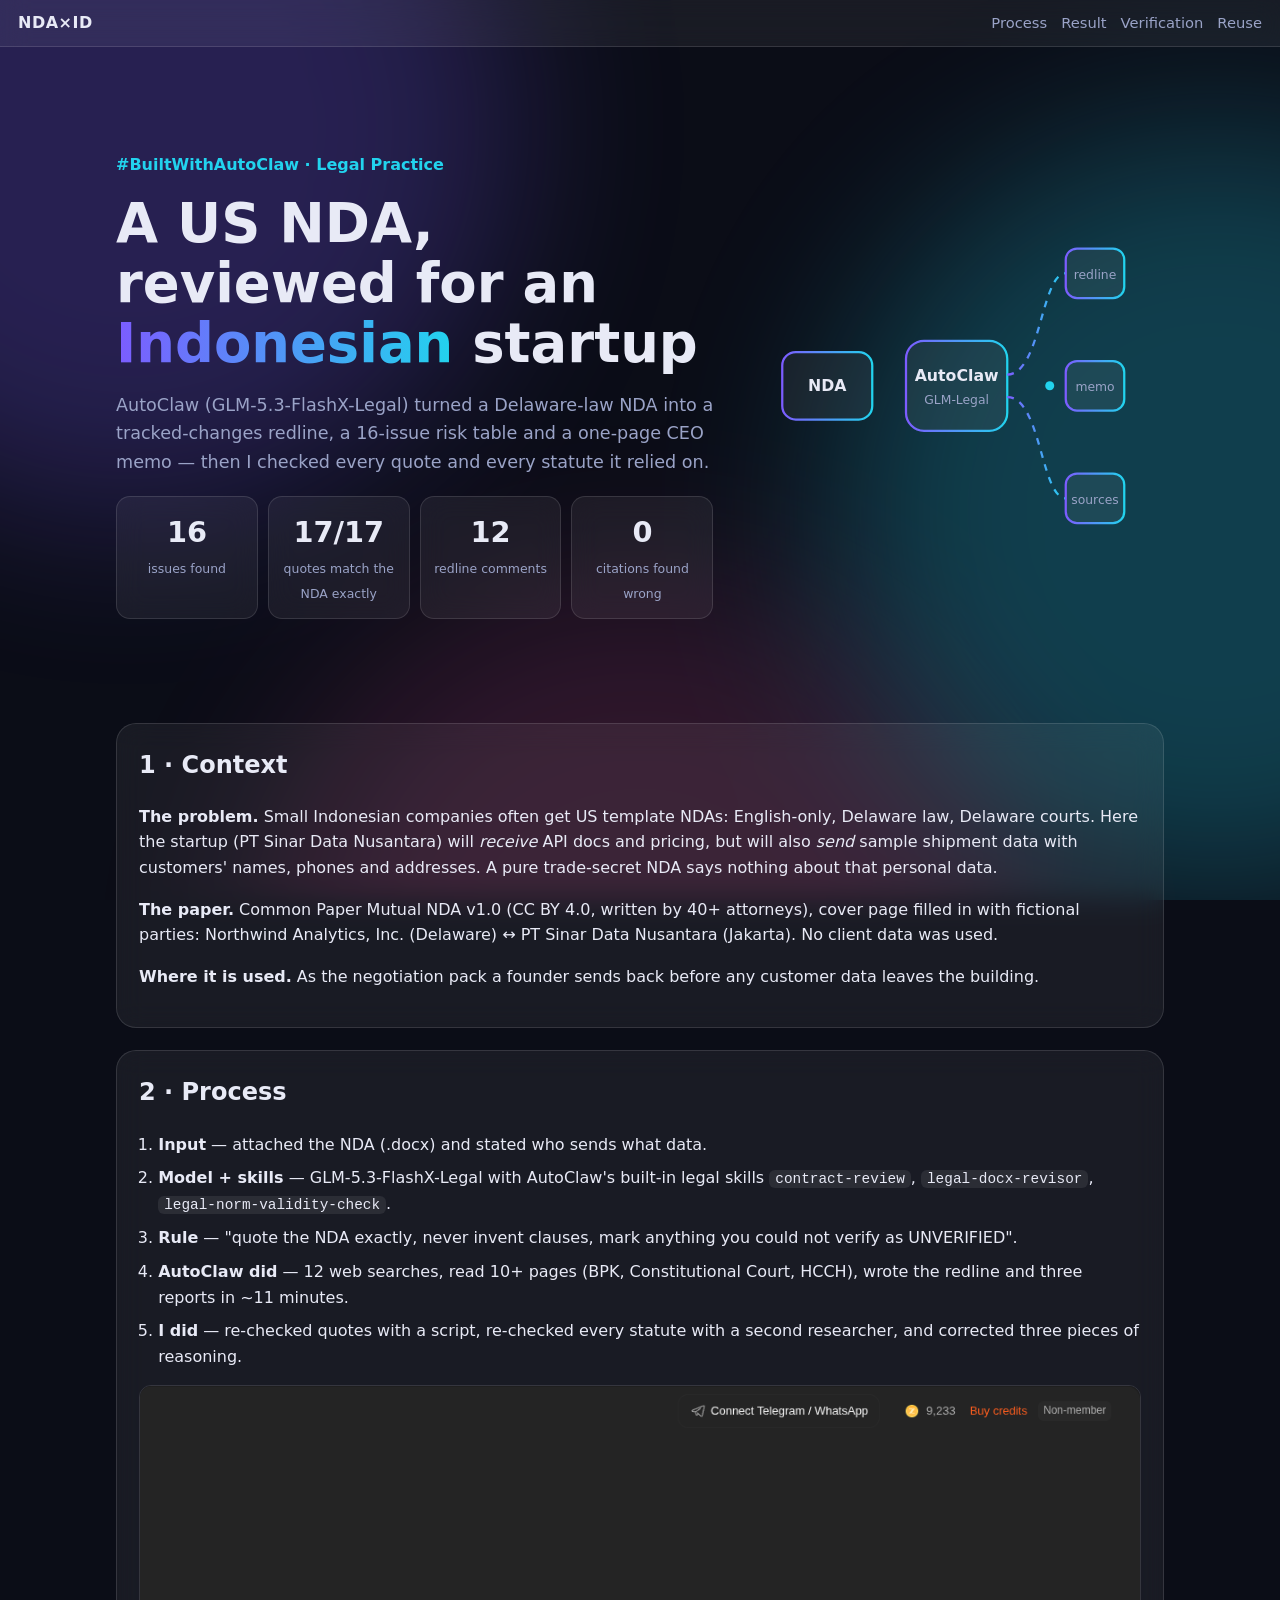
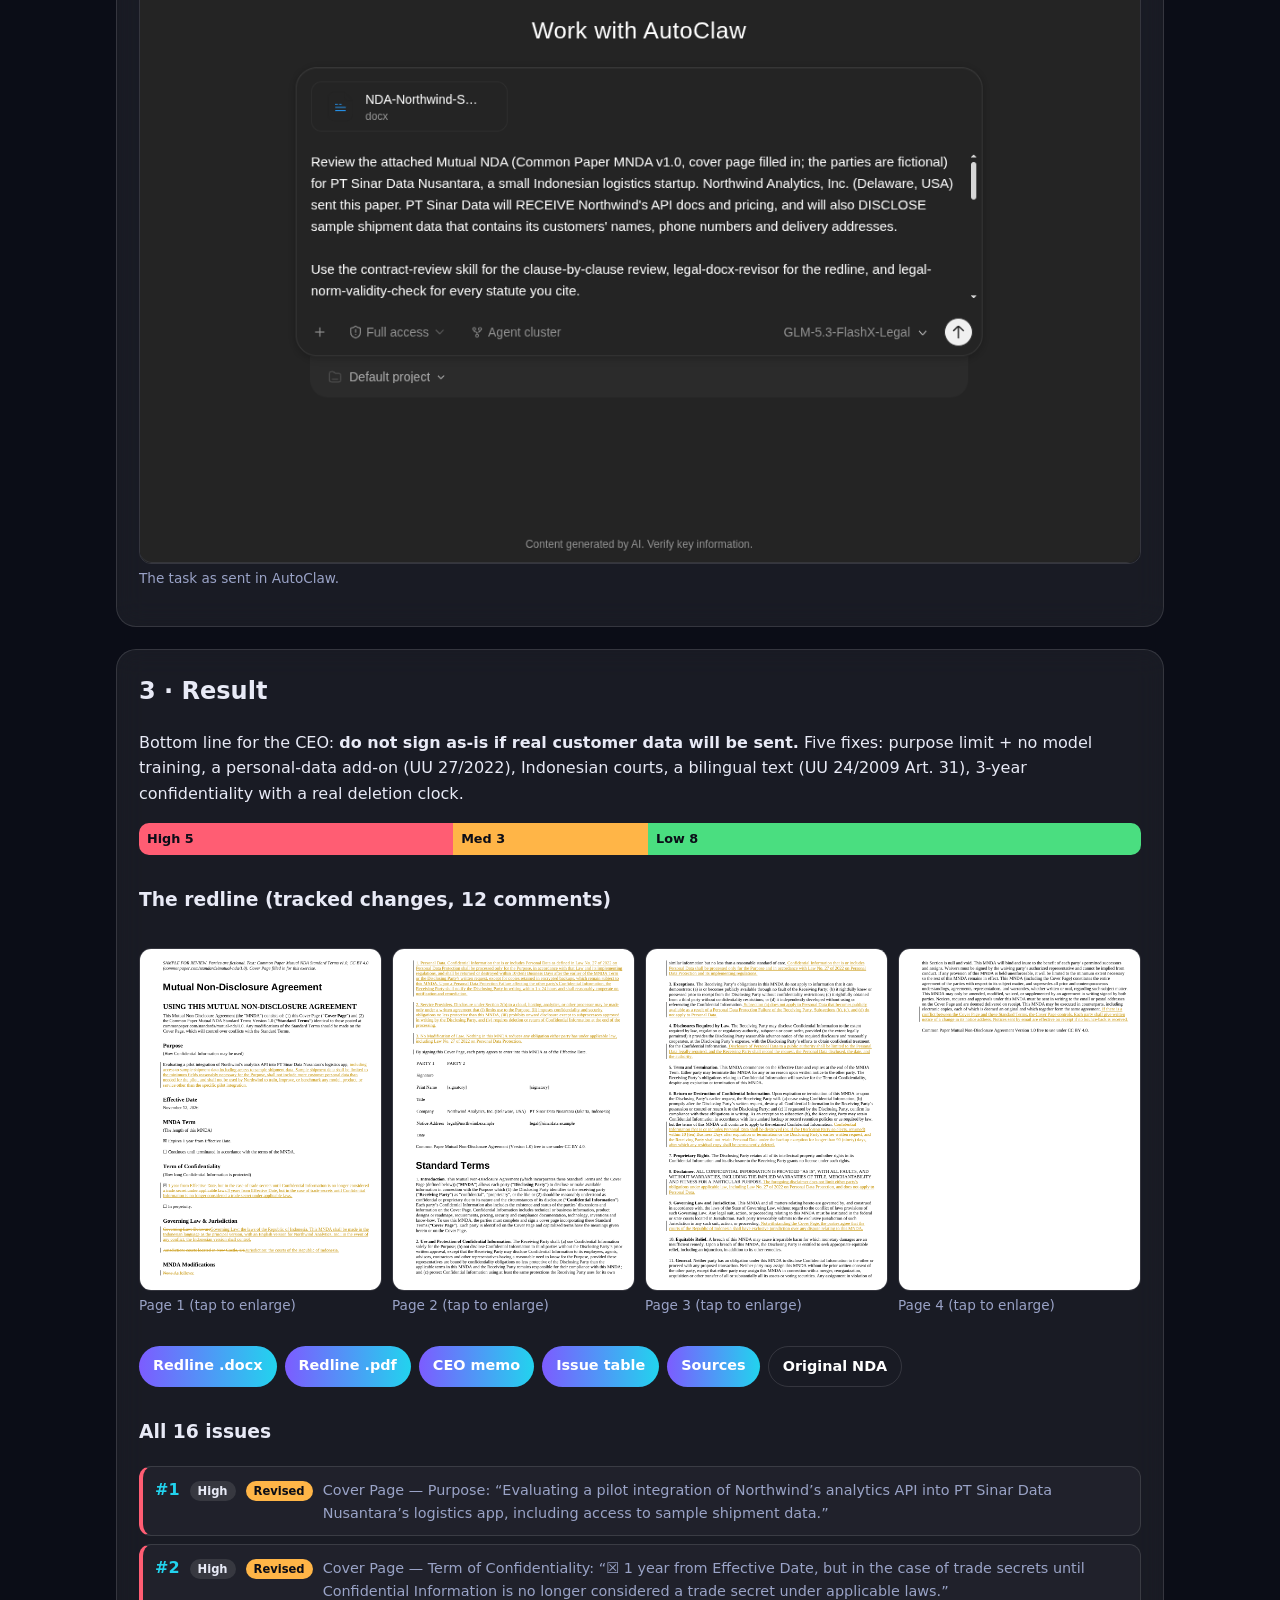
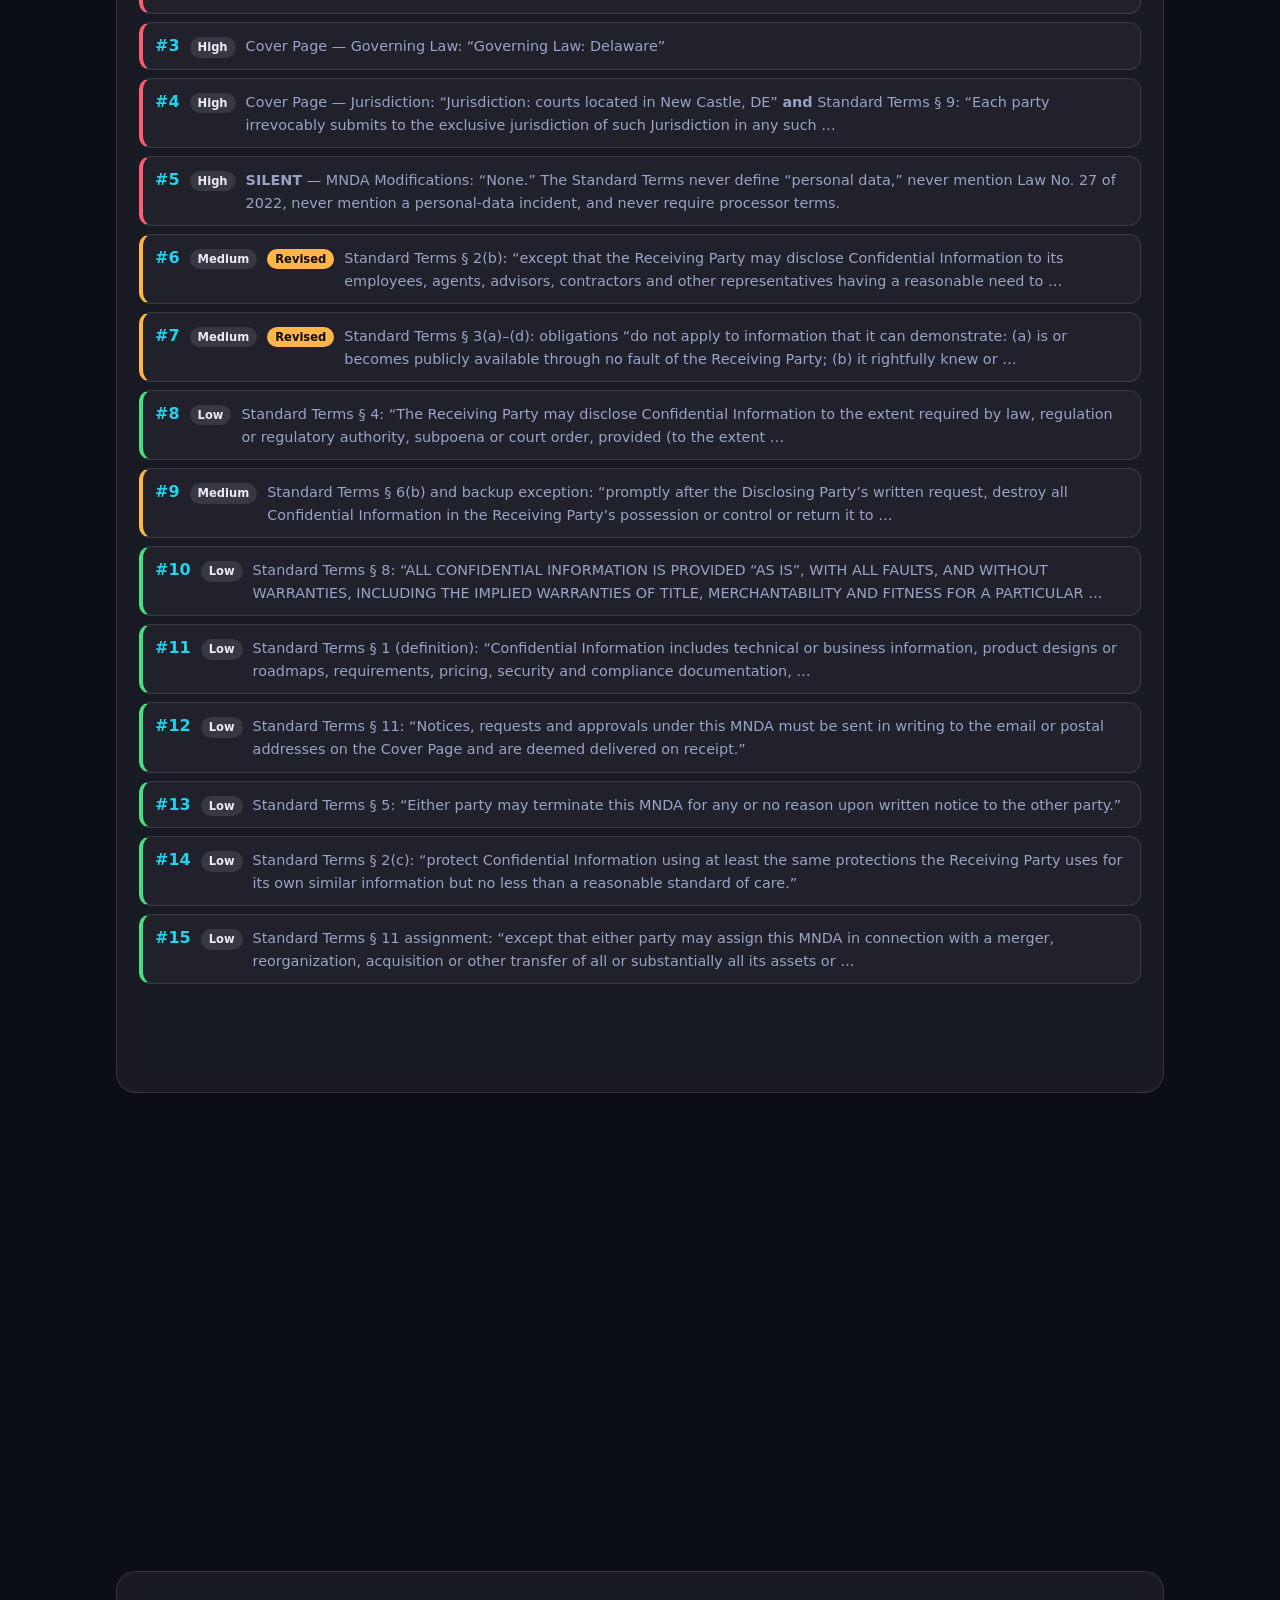
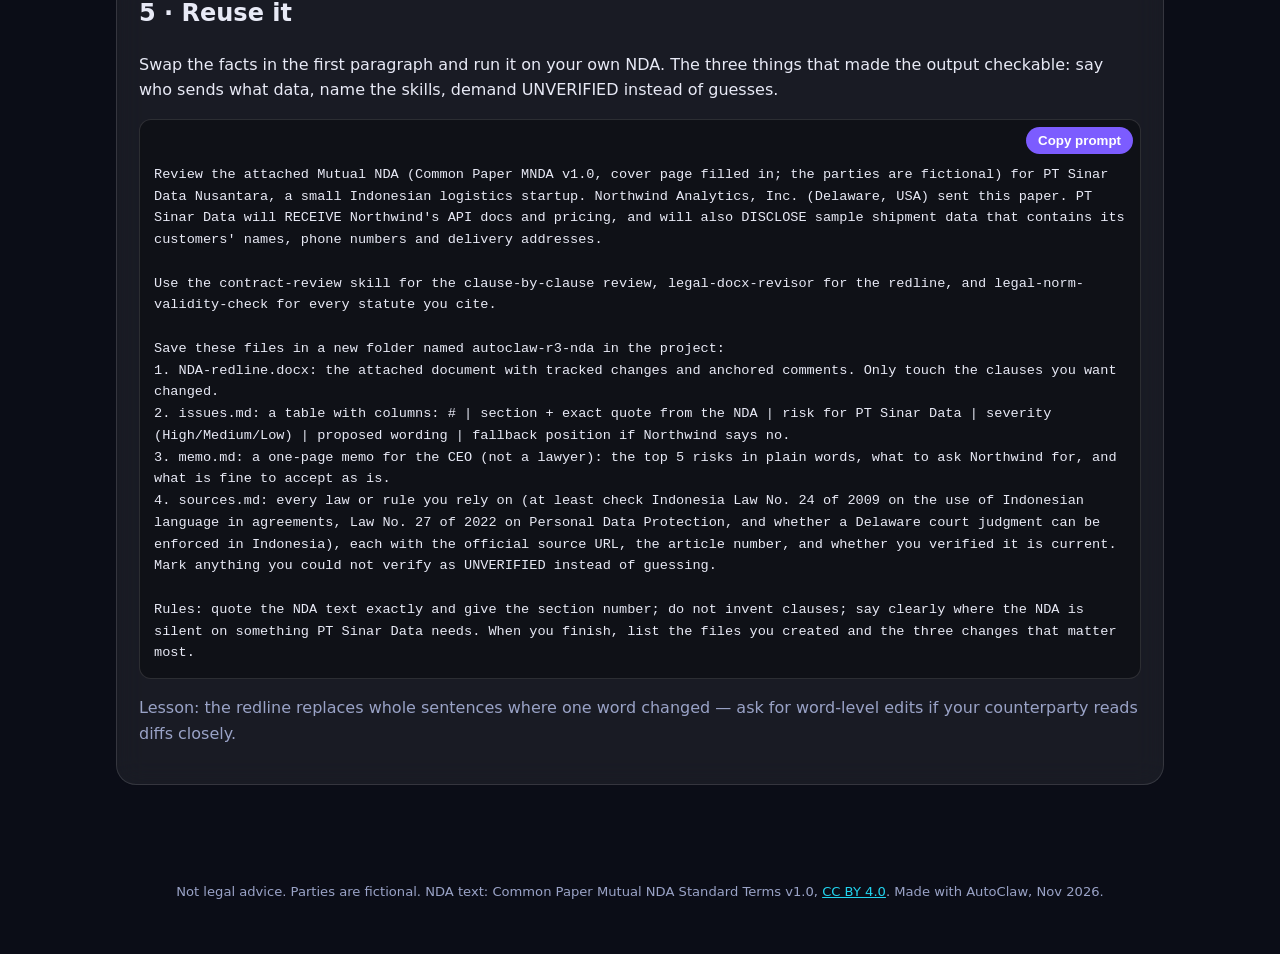
<file: autoclaw-r3-legal-nda/index.html>
<!doctype html>
<html lang="en">
<head>
<meta charset="utf-8">
<meta name="viewport" content="width=device-width, initial-scale=1">
<meta http-equiv="Content-Security-Policy" content="default-src 'self'; img-src 'self' data:; style-src 'self' 'unsafe-inline'; script-src 'self'; base-uri 'none'; form-action 'none'">
<title>Cross-border NDA review with AutoClaw GLM-Legal — Indonesia × Delaware</title>
<meta name="description" content="A US vendor's NDA reviewed for an Indonesian startup with AutoClaw (GLM-5.3-FlashX-Legal): redline with tracked changes, issue table, CEO memo, and every citation re-checked.">
<link rel="icon" href="data:,">
<link rel="stylesheet" href="style.css">
</head>
<body>
<div class="bg" aria-hidden="true"><i></i><i></i><i></i></div>
<header class="top glass"><a href="#top" class="brand">NDA×ID</a>
<nav><a href="#process">Process</a><a href="#result">Result</a><a href="#verify">Verification</a><a href="#reuse">Reuse</a></nav></header>

<main id="top">
<section class="hero">
  <div class="hero-text">
    <p class="kicker">#BuiltWithAutoClaw · Legal Practice</p>
    <h1>A US NDA, reviewed for an <span class="grad">Indonesian</span> startup</h1>
    <p class="lead">AutoClaw (GLM-5.3-FlashX-Legal) turned a Delaware-law NDA into a tracked-changes redline, a 16-issue risk table and a one-page CEO memo — then I checked every quote and every statute it relied on.</p>
    <div class="stats">
      <div class="stat glass"><b data-count="16">0</b><span>issues found</span></div>
      <div class="stat glass"><b data-count="17" data-suffix="/17">0</b><span>quotes match the NDA exactly</span></div>
      <div class="stat glass"><b data-count="12">0</b><span>redline comments</span></div>
      <div class="stat glass"><b data-count="0">0</b><span>citations found wrong</span></div>
    </div>
  </div>
  <svg class="flow" viewBox="0 0 320 300" role="img" aria-label="Flow: NDA to AutoClaw to redline, memo and sources">
    <defs><linearGradient id="g" x1="0" x2="1"><stop offset="0" stop-color="#7c5cff"/><stop offset="1" stop-color="#22d3ee"/></linearGradient></defs>
    <rect class="node n1" x="10" y="120" width="80" height="60" rx="12"/><text x="50" y="155">NDA</text>
    <rect class="node n2" x="120" y="110" width="90" height="80" rx="16"/><text x="165" y="146">AutoClaw</text><text class="sm" x="165" y="166">GLM-Legal</text>
    <path class="wire" d="M90 150 H120"/>
    <path class="wire" d="M210 140 C240 140 240 50 262 50"/><path class="wire" d="M210 150 H262"/><path class="wire" d="M210 160 C240 160 240 250 262 250"/>
    <rect class="node n3" x="262" y="28" width="52" height="44" rx="10"/><text class="sm" x="288" y="55">redline</text>
    <rect class="node n4" x="262" y="128" width="52" height="44" rx="10"/><text class="sm" x="288" y="155">memo</text>
    <rect class="node n5" x="262" y="228" width="52" height="44" rx="10"/><text class="sm" x="288" y="255">sources</text>
    <circle class="pulse" r="4"><animateMotion dur="2.4s" repeatCount="indefinite" path="M90 150 H120 M210 150 H262"/></circle>
  </svg>
</section>

<section id="context" class="card glass reveal">
  <h2>1 · Context</h2>
  <p><b>The problem.</b> Small Indonesian companies often get US template NDAs: English-only, Delaware law, Delaware courts. Here the startup (PT Sinar Data Nusantara) will <i>receive</i> API docs and pricing, but will also <i>send</i> sample shipment data with customers' names, phones and addresses. A pure trade-secret NDA says nothing about that personal data.</p>
  <p><b>The paper.</b> Common Paper Mutual NDA v1.0 (CC BY 4.0, written by 40+ attorneys), cover page filled in with fictional parties: Northwind Analytics, Inc. (Delaware) ↔ PT Sinar Data Nusantara (Jakarta). No client data was used.</p>
  <p><b>Where it is used.</b> As the negotiation pack a founder sends back before any customer data leaves the building.</p>
</section>

<section id="process" class="card glass reveal">
  <h2>2 · Process</h2>
  <ol class="steps">
    <li class="reveal"><b>Input</b> — attached the NDA (.docx) and stated who sends what data.</li>
    <li class="reveal"><b>Model + skills</b> — GLM-5.3-FlashX-Legal with AutoClaw's built-in legal skills <code>contract-review</code>, <code>legal-docx-revisor</code>, <code>legal-norm-validity-check</code>.</li>
    <li class="reveal"><b>Rule</b> — "quote the NDA exactly, never invent clauses, mark anything you could not verify as UNVERIFIED".</li>
    <li class="reveal"><b>AutoClaw did</b> — 12 web searches, read 10+ pages (BPK, Constitutional Court, HCCH), wrote the redline and three reports in ~11 minutes.</li>
    <li class="reveal"><b>I did</b> — re-checked quotes with a script, re-checked every statute with a second researcher, and corrected three pieces of reasoning.</li>
  </ol>
  <figure class="shot reveal"><div class="sk"><img src="img/autoclaw-task.png" alt="AutoClaw composer with the NDA attached, GLM-5.3-FlashX-Legal selected" loading="lazy"></div><figcaption>The task as sent in AutoClaw.</figcaption></figure>
</section>

<section id="result" class="card glass reveal">
  <h2>3 · Result</h2>
  <p class="lead2">Bottom line for the CEO: <b>do not sign as-is if real customer data will be sent.</b> Five fixes: purpose limit + no model training, a personal-data add-on (UU 27/2022), Indonesian courts, a bilingual text (UU 24/2009 Art. 31), 3-year confidentiality with a real deletion clock.</p>
  <div class="sevbar" role="img" aria-label="5 high, 3 medium, 8 low">
    <span class="h" style="--w:5">High 5</span><span class="m" style="--w:3">Med 3</span><span class="l" style="--w:8">Low 8</span>
  </div>
  <h3>The redline (tracked changes, 12 comments)</h3>
  <div class="pages">
    <figure class="shot reveal"><a href="img/redline-1.png"><div class="sk"><img src="img/redline-1.png" alt="Redline page 1" loading="lazy"></div></a><figcaption>Page 1 (tap to enlarge)</figcaption></figure><figure class="shot reveal"><a href="img/redline-2.png"><div class="sk"><img src="img/redline-2.png" alt="Redline page 2" loading="lazy"></div></a><figcaption>Page 2 (tap to enlarge)</figcaption></figure><figure class="shot reveal"><a href="img/redline-3.png"><div class="sk"><img src="img/redline-3.png" alt="Redline page 3" loading="lazy"></div></a><figcaption>Page 3 (tap to enlarge)</figcaption></figure><figure class="shot reveal"><a href="img/redline-4.png"><div class="sk"><img src="img/redline-4.png" alt="Redline page 4" loading="lazy"></div></a><figcaption>Page 4 (tap to enlarge)</figcaption></figure>
  </div>
  <p class="dl"><a class="btn" href="files/NDA-redline.docx">Redline .docx</a><a class="btn" href="files/NDA-redline.pdf">Redline .pdf</a><a class="btn" href="files/memo.md">CEO memo</a><a class="btn" href="files/issues.md">Issue table</a><a class="btn" href="files/sources.md">Sources</a><a class="btn ghost" href="files/NDA-original.pdf">Original NDA</a></p>
  <h3>All 16 issues</h3>
  <div class="issues">
<details class="issue reveal sev-high">
  <summary><span class="num">#1</span><span class="sev">High</span><span class="rev">Revised</span><span class="q">Cover Page — Purpose: “Evaluating a pilot integration of Northwind’s analytics API into PT Sinar Data Nusantara’s logistics app, including access to sample shipment data.”</span></summary>
  <p class="revnote"><b>My check:</b> Overstated. § 2(a) already limits use &quot;solely for the Purpose&quot;. The real gap is no express ban on model training and no data-minimisation, so the added clause is a clarification.</p>
  <div class="grid2">
    <div><h4>Risk for PT Sinar Data</h4><p>The Purpose allows unlimited use of that sample data for the pilot. Sample shipment data will include <b>customer names, phone numbers, and delivery addresses</b> (personal data). Nothing stops Northwind from retaining, analyzing beyond the pilot, or using the data to train or improve Northwind models/products.</p></div>
    <div><h4>Proposed wording</h4><p>Add after that sentence: “Sample shipment data shall be limited to the minimum fields reasonably necessary for the Purpose, shall not include more customer personal data than needed for the pilot, and shall not be used by Northwind to train, improve, or benchmark any model, product, or service other than the specific pilot integration.”</p><h4>Fallback</h4><p>If Northwind refuses a full no-train clause, accept “shall not use Personal Data to train or improve any Northwind product or model” and a hard cap on fields (names + city-level address only, no full address/phone if the pilot can run without them).</p></div>
  </div>
</details>
<details class="issue reveal sev-high">
  <summary><span class="num">#2</span><span class="sev">High</span><span class="rev">Revised</span><span class="q">Cover Page — Term of Confidentiality: “☒ 1 year from Effective Date, but in the case of trade secrets until Confidential Information is no longer considered a trade secret under applicable laws.”</span></summary>
  <p class="revnote"><b>My check:</b> Conclusion stands (1 year is too short for personal data), but the reasoning is off: after the Term of Confidentiality the duty simply ends; § 3 is not the mechanism.</p>
  <div class="grid2">
    <div><h4>Risk for PT Sinar Data</h4><p>The MNDA also expires after 1 year (Cover Page — MNDA Term). Confidentiality dies one year after signing even if the pilot becomes a production integration, and even though the shipment data is customer personal data, not a trade secret. After year 1, Section 3 exceptions can be argued to strip residual protection.</p></div>
    <div><h4>Proposed wording</h4><p>Replace the checked Term of Confidentiality with: “☒ 3 years from Effective Date, but in the case of trade secrets until Confidential Information is no longer considered a trade secret under applicable laws.”</p><h4>Fallback</h4><p>2 years from Effective Date, <b>or</b> 3 years measured from each disclosure (whichever is later). Do not accept 1 year if customer personal data will be sent.</p></div>
  </div>
</details>
<details class="issue reveal sev-high">
  <summary><span class="num">#3</span><span class="sev">High</span><span class="q">Cover Page — Governing Law: “Governing Law: Delaware”</span></summary>
  
  <div class="grid2">
    <div><h4>Risk for PT Sinar Data</h4><p>Sinar is an Indonesian private company. Law No. 24/2009 Art. 31(1) requires Indonesian in agreements involving an Indonesian private entity; Art. 31(2) requires a second language of the foreign party and/or English. The paper is English-only. Choice of Delaware law is not itself a crime, but an all-English paper is off-side of the language rule (practice: usually not void — SEMA 3/2023 — but it is a real compliance and interpretive risk, and the Constitutional Court in 2025 did <b>not</b> rewrite Art. 31).</p></div>
    <div><h4>Proposed wording</h4><p>Replace with: “Governing Law: the laws of the Republic of Indonesia. This MNDA shall be made in the Indonesian language as the principal version, with an English version for Northwind Analytics, Inc.; in the event of any conflict, the Indonesian version shall control.”</p><h4>Fallback</h4><p>Bilingual Indonesian + English, Indonesian controlling. If Northwind insists on Delaware law, keep bilingual Indonesian/English and <b>require exclusive Indonesian courts</b> (see #4). Do not accept English-only.</p></div>
  </div>
</details>
<details class="issue reveal sev-high">
  <summary><span class="num">#4</span><span class="sev">High</span><span class="q">Cover Page — Jurisdiction: “Jurisdiction: courts located in New Castle, DE” <b>and</b> Standard Terms § 9: “Each party irrevocably submits to the exclusive jurisdiction of such Jurisdiction in any such …</span></summary>
  
  <div class="grid2">
    <div><h4>Risk for PT Sinar Data</h4><p>Exclusive Delaware courts mean Sinar must sue in the US to protect its own customer data. A Delaware judgment is <b>not directly enforceable</b> in Indonesia: no Indonesia–US Hague 1971/2019 judgment convention; Art. 436(1) Rv generally bars direct enforcement; CMS and Indonesian practice: re-litigate as a fresh claim, with public-order discretion. Injunctions under § 10 are likewise hard to execute here.</p></div>
    <div><h4>Proposed wording</h4><p>Cover Page: “Jurisdiction: the courts of the Republic of Indonesia.” Plus add at the end of § 9: “Notwithstanding the Cover Page, the parties agree that the courts of the Republic of Indonesia shall have exclusive jurisdiction over any dispute relating to this MNDA.”</p><h4>Fallback</h4><p>Split forum: Indonesian courts for any dispute involving Sinar’s customer personal data or Indonesian-law obligations; Delaware courts only for other disputes. Avoid exclusive Delaware courts for everything.</p></div>
  </div>
</details>
<details class="issue reveal sev-high">
  <summary><span class="num">#5</span><span class="sev">High</span><span class="q"><b>SILENT</b> — MNDA Modifications: “None.” The Standard Terms never define “personal data,” never mention Law No. 27 of 2022, never mention a personal-data incident, and never require processor terms.</span></summary>
  
  <div class="grid2">
    <div><h4>Risk for PT Sinar Data</h4><p>Sinar is about to disclose <b>personal data</b> of its customers. Common Paper MNDA v1.0 is a pure trade-secret/NDA. PDP Law Art. 2 applies extraterritorially; Art. 56(2) requires the recipient country to have equal or higher protection, or a binding adequate instrument, or subject consent; Art. 46 requires 3×24 hour breach notice to the subject and the authority. The NDA says none of this.</p></div>
    <div><h4>Proposed wording</h4><p>Replace “None.” with “As follows:” and insert: (1) <b>Personal Data</b> — process only for the Purpose, comply with Law 27/2022 and implementing rules, return/destroy in 10 Business Days, notify the other party within 1×24 hours of a Personal Data Protection Failure affecting its Confidential Information; (2) <b>Service Providers</b> — written processor terms (Purpose-only, no-less-protective security/confidentiality, no onward disclosure without written approval, deletion at end); (3) <b>No Modification of Law</b> — nothing reduces mandatory law, including the PDP Law.</p><h4>Fallback</h4><p>If Northwind will not add three cover-page mods, accept a short annex: PDP Law applies; no training on Sinar data; processor flow-down; 1×24 / 3×24 breach notice. Do not send live customer names/phones/addresses without some written personal-data terms.</p></div>
  </div>
</details>
<details class="issue reveal sev-medium">
  <summary><span class="num">#6</span><span class="sev">Medium</span><span class="rev">Revised</span><span class="q">Standard Terms § 2(b): “except that the Receiving Party may disclose Confidential Information to its employees, agents, advisors, contractors and other representatives having a reasonable need to …</span></summary>
  <p class="revnote"><b>My check:</b> &quot;PP 33/2026: 11 minimum processor clauses&quot; could not be verified (sources conflict). Read as: PP 33/2026 requires a written controller-processor agreement with minimum content.</p>
  <div class="grid2">
    <div><h4>Risk for PT Sinar Data</h4><p>Northwind can give Sinar’s customer data to any contractor, cloud host, or “agent” on a simple NDA-level confidentiality clause. PDP Law and PP 33/2026 expect controller–processor terms (PP 33/2026: 11 minimum processor clauses). “Confidentiality no less protective than this MNDA” is not a processor agreement.</p></div>
    <div><h4>Proposed wording</h4><p>Add to § 2: “Confidential Information that is or includes Personal Data shall be processed only for the Purpose and in accordance with Law No. 27 of 2022 on Personal Data Protection and its implementing regulations.” Plus the Service Providers cover-page modification in #5.</p><h4>Fallback</h4><p>Keep § 2(b) as is for ordinary contractors, but require written processor terms <b>before</b> any personal data is shared, and a list of subprocessors.</p></div>
  </div>
</details>
<details class="issue reveal sev-medium">
  <summary><span class="num">#7</span><span class="sev">Medium</span><span class="rev">Revised</span><span class="q">Standard Terms § 3(a)–(d): obligations “do not apply to information that it can demonstrate: (a) is or becomes publicly available through no fault of the Receiving Party; (b) it rightfully knew or …</span></summary>
  <p class="revnote"><b>My check:</b> Wrong for Northwind&#x27;s own leak: § 3(a) only applies &quot;through no fault of the Receiving Party&quot;. The real risk is a leak through a third party, e.g. Northwind&#x27;s processor. The carve-out is redundant but harmless.</p>
  <div class="grid2">
    <div><h4>Risk for PT Sinar Data</h4><p>If customer data leaks from Northwind and is then posted online, § 3(a) lets Northwind argue it is “publicly available.” If Northwind later obtains similar logistics data from another customer, § 3(c)–(d) can be used to say Sinar’s customer list is not protected. Personal data should not fall out of the NDA this way.</p></div>
    <div><h4>Proposed wording</h4><p>Add to § 3: “Subsection (a) does not apply to Personal Data that becomes publicly available as a result of a Personal Data Protection Failure of the Receiving Party. Subsections (b), (c), and (d) do not apply to Personal Data.”</p><h4>Fallback</h4><p>At minimum carve personal data out of § 3(a) only.</p></div>
  </div>
</details>
<details class="issue reveal sev-low">
  <summary><span class="num">#8</span><span class="sev">Low</span><span class="q">Standard Terms § 4: “The Receiving Party may disclose Confidential Information to the extent required by law, regulation or regulatory authority, subpoena or court order, provided (to the extent …</span></summary>
  
  <div class="grid2">
    <div><h4>Risk for PT Sinar Data</h4><p>US process (subpoena, discovery, FISA-type requests) can pull Sinar’s customer personal data. Advance notice is already there, but there is no duty to disclose <b>only what is required</b>, and no record-keeping.</p></div>
    <div><h4>Proposed wording</h4><p>Add to § 4: “Disclosure of Personal Data to a public authority shall be limited to the Personal Data legally required, and the Receiving Party shall record the request, the Personal Data disclosed, the date, and the authority.”</p><h4>Fallback</h4><p>Accept as is if #5 (PDP compliance) is accepted; the recording duty can be an internal Northwind obligation in an email.</p></div>
  </div>
</details>
<details class="issue reveal sev-medium">
  <summary><span class="num">#9</span><span class="sev">Medium</span><span class="q">Standard Terms § 6(b) and backup exception: “promptly after the Disclosing Party’s written request, destroy all Confidential Information in the Receiving Party’s possession or control or return it to …</span></summary>
  
  <div class="grid2">
    <div><h4>Risk for PT Sinar Data</h4><p>“Standard backup or record retention policies” is undefined. Northwind can keep customer personal data in backups for years. PDP Law principles require deletion after the retention period (Art. 16(2)(g)).</p></div>
    <div><h4>Proposed wording</h4><p>Add to § 6: “Confidential Information that is or includes Personal Data shall be destroyed (or, if the Disclosing Party so elects, returned) within 10 (ten) Business Days after expiration or termination or the Disclosing Party’s earlier written request, and the Receiving Party shall not retain Personal Data under the backup exception for longer than 90 (ninety) days, after which any residual copy shall be permanently deleted.”</p><h4>Fallback</h4><p>Keep “promptly” and the backup exception, but add an outside date (90 days) for personal data only. Ordinary confidential information can keep the existing backup rule.</p></div>
  </div>
</details>
<details class="issue reveal sev-low">
  <summary><span class="num">#10</span><span class="sev">Low</span><span class="q">Standard Terms § 8: “ALL CONFIDENTIAL INFORMATION IS PROVIDED “AS IS”, WITH ALL FAULTS, AND WITHOUT WARRANTIES, INCLUDING THE IMPLIED WARRANTIES OF TITLE, MERCHANTABILITY AND FITNESS FOR A PARTICULAR …</span></summary>
  
  <div class="grid2">
    <div><h4>Risk for PT Sinar Data</h4><p>Fine for Northwind’s API docs and pricing. Dangerous if read to excuse Northwind’s security or Sinar’s own disclosure of personal data, or to displace mandatory PDP Law.</p></div>
    <div><h4>Proposed wording</h4><p>Add: “The foregoing disclaimer does not limit either party’s obligations under applicable law, including Law No. 27 of 2022 on Personal Data Protection, and does not apply to Personal Data.”</p><h4>Fallback</h4><p>Accept the AS IS line for non-personal confidential information. Do not accept it as covering customer personal data.</p></div>
  </div>
</details>
<details class="issue reveal sev-low">
  <summary><span class="num">#11</span><span class="sev">Low</span><span class="q">Standard Terms § 1 (definition): “Confidential Information includes technical or business information, product designs or roadmaps, requirements, pricing, security and compliance documentation, …</span></summary>
  
  <div class="grid2">
    <div><h4>Risk for PT Sinar Data</h4><p>The illustrative list never mentions <b>personal data</b>. A later fight over “is a customer phone number Confidential Information?” is avoidable. Existence of discussions is already included; customer personal data is not.</p></div>
    <div><h4>Proposed wording</h4><p>Not a rewrite of § 1 (Cover Page mods in #5 already cover this). If Northwind prefers a one-word fix: add “personal data” to the illustrative list.</p><h4>Fallback</h4><p>Accept if #5 is agreed. Do not accept silence on personal data <b>and</b> a refusal to add the cover-page mods.</p></div>
  </div>
</details>
<details class="issue reveal sev-low">
  <summary><span class="num">#12</span><span class="sev">Low</span><span class="q">Standard Terms § 11: “Notices, requests and approvals under this MNDA must be sent in writing to the email or postal addresses on the Cover Page and are deemed delivered on receipt.”</span></summary>
  
  <div class="grid2">
    <div><h4>Risk for PT Sinar Data</h4><p>“On receipt” for email is ambiguous (sent vs. opened vs. no bounce). Cover-page notice addresses are placeholders (<code>legal@…</code>). No duty to update an address.</p></div>
    <div><h4>Proposed wording</h4><p>Add to § 11: “Each party shall give written notice of a change in its notice address. Notices sent by email are effective on receipt if no bounce-back is received.”</p><h4>Fallback</h4><p>Accept as is for a 1-year pilot NDA if the legal@ addresses are live.</p></div>
  </div>
</details>
<details class="issue reveal sev-low">
  <summary><span class="num">#13</span><span class="sev">Low</span><span class="q">Standard Terms § 5: “Either party may terminate this MNDA for any or no reason upon written notice to the other party.”</span></summary>
  
  <div class="grid2">
    <div><h4>Risk for PT Sinar Data</h4><p>Sinar can lose the API-doc access mid-pilot without cause. That is normal for an MNDA, but if Northwind pulls the plug after Sinar has already sent customer data, § 6 return/destroy (and the backup hole in #9) becomes the only cleanup tool.</p></div>
    <div><h4>Proposed wording</h4><p>Optional ask, not a must-have: “Either party may terminate this MNDA for any or no reason upon written notice to the other party; provided that if the Receiving Party has received Personal Data, termination shall not shorten the Receiving Party’s confidentiality, security, or return/destruction obligations.”</p><h4>Fallback</h4><p>Accept as is. The real protection is #2, #5, and #9, not a termination-for-convenience fix.</p></div>
  </div>
</details>
<details class="issue reveal sev-low">
  <summary><span class="num">#14</span><span class="sev">Low</span><span class="q">Standard Terms § 2(c): “protect Confidential Information using at least the same protections the Receiving Party uses for its own similar information but no less than a reasonable standard of care.”</span></summary>
  
  <div class="grid2">
    <div><h4>Risk for PT Sinar Data</h4><p>“Reasonable standard of care” is market for an MNDA and is OK. It is not a security schedule (encryption, access control, audit). For a small logistics startup sending real customer PII to a US analytics company, that is a gap, not a drafting error.</p></div>
    <div><h4>Proposed wording</h4><p>No change to § 2(c) itself. Handle via #5 (PDP) and, if needed, a one-page security note (“personal data at rest encrypted; access limited to named pilot engineers”).</p><h4>Fallback</h4><p>Accept § 2(c) as is. Do not let Northwind lower it to “reasonable efforts.”</p></div>
  </div>
</details>
<details class="issue reveal sev-low">
  <summary><span class="num">#15</span><span class="sev">Low</span><span class="q">Standard Terms § 11 assignment: “except that either party may assign this MNDA in connection with a merger, reorganization, acquisition or other transfer of all or substantially all its assets or …</span></summary>
  
  <div class="grid2">
    <div><h4>Risk for PT Sinar Data</h4><p>Northwind (or its acquirer) can move Sinar’s customer data to a new US (or non-Indonesian) owner without Sinar’s consent. That is a PDP transfer risk under Art. 56 if the new owner is outside Indonesia and the protection drops.</p></div>
    <div><h4>Proposed wording</h4><p>Optional: “Assignment in connection with a merger, reorganization, acquisition or other transfer is permitted only if the assignee assumes this MNDA in writing and, in the case of Personal Data, the transfer remains compliant with Law No. 27 of 2022.”</p><h4>Fallback</h4><p>Accept as is for a 1-year pilot if #5 is agreed; the PDP clause already constrains the assignee.</p></div>
  </div>
</details>
<details class="issue reveal sev-low">
  <summary><span class="num">#16</span><span class="sev">Low</span><span class="q">Standard Terms § 10: “the Disclosing Party is entitled to seek appropriate equitable relief, including an injunction, in addition to its other remedies.”</span></summary>
  
  <div class="grid2">
    <div><h4>Risk for PT Sinar Data</h4><p>Mutual and useful, but only if Sinar can actually get that relief where Northwind sits — and only if Northwind’s breach of Sinar’s customer data can be stopped quickly. Combined with Delaware exclusive jurisdiction (#4), this clause helps Northwind more than Sinar.</p></div>
    <div><h4>Proposed wording</h4><p>Keep § 10. Fix the forum (#4) so an injunction is obtainable.</p><h4>Fallback</h4><p>Keep as is. Do not delete equitable relief; it protects Sinar too once forum is fixed.</p></div>
  </div>
</details></div>
</section>

<section id="verify" class="card glass reveal">
  <h2>4 · What I verified and what I changed</h2>
  <div class="vgrid">
    <div class="v ok reveal"><b>17 / 17</b><span>quotes found word-for-word in the NDA (script)</span></div>
    <div class="v ok reveal"><b>0</b><span>statutes wrong after a second check (UU 24/2009, Perpres 63/2019, UU 27/2022, PP 33/2026, MK 127/2025, HCCH)</span></div>
    <div class="v warn reveal"><b>1</b><span>unflagged claim I could not verify ("11 processor clauses" in PP 33/2026) — reworded</span></div>
    <div class="v warn reveal"><b>3</b><span>reasoning fixes: §2(a) already limits use to the Purpose; §3(a) excludes the recipient's own fault; term reasoning</span></div>
  </div>
  <p>AutoClaw's own <i>UNVERIFIED</i> marks (Art. 436 Rv exceptions, HIR 227a, the SEMA 3/2023 wording) held up: the second check could not confirm them either. Full table: <a href="files/verify.md">verify.md</a> · quote checker: <a href="files/verify_quotes.py">verify_quotes.py</a>.</p>
  <p><b>One limit:</b> Perpres 63/2019 Art. 26(4) lets the parties choose the governing language, so "Indonesian controls" is a negotiation ask, not a legal must. The redline keeps it as an ask.</p>
</section>

<section id="reuse" class="card glass reveal">
  <h2>5 · Reuse it</h2>
  <p>Swap the facts in the first paragraph and run it on your own NDA. The three things that made the output checkable: say who sends what data, name the skills, demand UNVERIFIED instead of guesses.</p>
  <div class="prompt"><button class="copy" type="button" data-copy="#ptext">Copy prompt</button><pre id="ptext">Review the attached Mutual NDA (Common Paper MNDA v1.0, cover page filled in; the parties are fictional) for PT Sinar Data Nusantara, a small Indonesian logistics startup. Northwind Analytics, Inc. (Delaware, USA) sent this paper. PT Sinar Data will RECEIVE Northwind&#x27;s API docs and pricing, and will also DISCLOSE sample shipment data that contains its customers&#x27; names, phone numbers and delivery addresses.

Use the contract-review skill for the clause-by-clause review, legal-docx-revisor for the redline, and legal-norm-validity-check for every statute you cite.

Save these files in a new folder named autoclaw-r3-nda in the project:
1. NDA-redline.docx: the attached document with tracked changes and anchored comments. Only touch the clauses you want changed.
2. issues.md: a table with columns: # | section + exact quote from the NDA | risk for PT Sinar Data | severity (High/Medium/Low) | proposed wording | fallback position if Northwind says no.
3. memo.md: a one-page memo for the CEO (not a lawyer): the top 5 risks in plain words, what to ask Northwind for, and what is fine to accept as is.
4. sources.md: every law or rule you rely on (at least check Indonesia Law No. 24 of 2009 on the use of Indonesian language in agreements, Law No. 27 of 2022 on Personal Data Protection, and whether a Delaware court judgment can be enforced in Indonesia), each with the official source URL, the article number, and whether you verified it is current. Mark anything you could not verify as UNVERIFIED instead of guessing.

Rules: quote the NDA text exactly and give the section number; do not invent clauses; say clearly where the NDA is silent on something PT Sinar Data needs. When you finish, list the files you created and the three changes that matter most.</pre></div>
  <p class="note">Lesson: the redline replaces whole sentences where one word changed — ask for word-level edits if your counterparty reads diffs closely.</p>
</section>
</main>
<footer><p>Not legal advice. Parties are fictional. NDA text: Common Paper Mutual NDA Standard Terms v1.0, <a href="https://commonpaper.com/standards/mutual-nda/1.0/">CC BY 4.0</a>. Made with AutoClaw, Nov 2026.</p></footer>
<script src="app.js"></script>
</body>
</html>
</file>
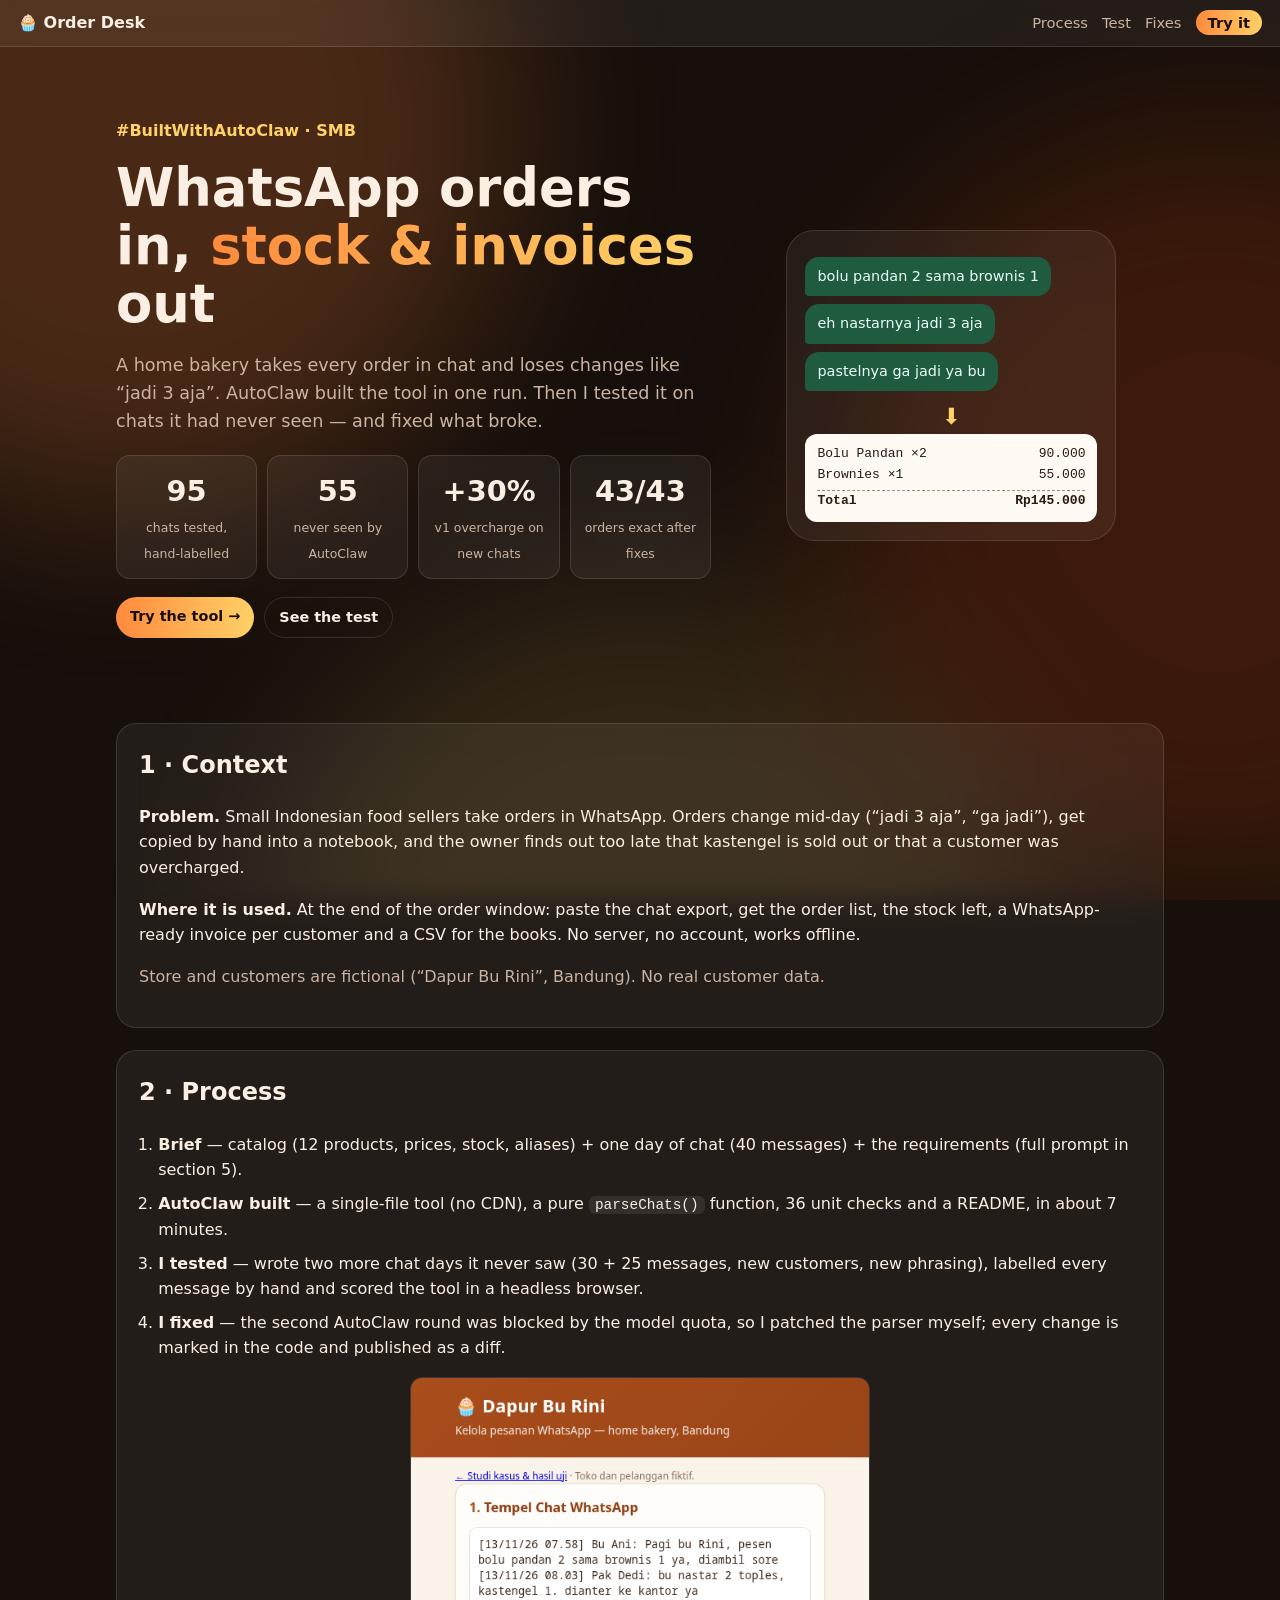
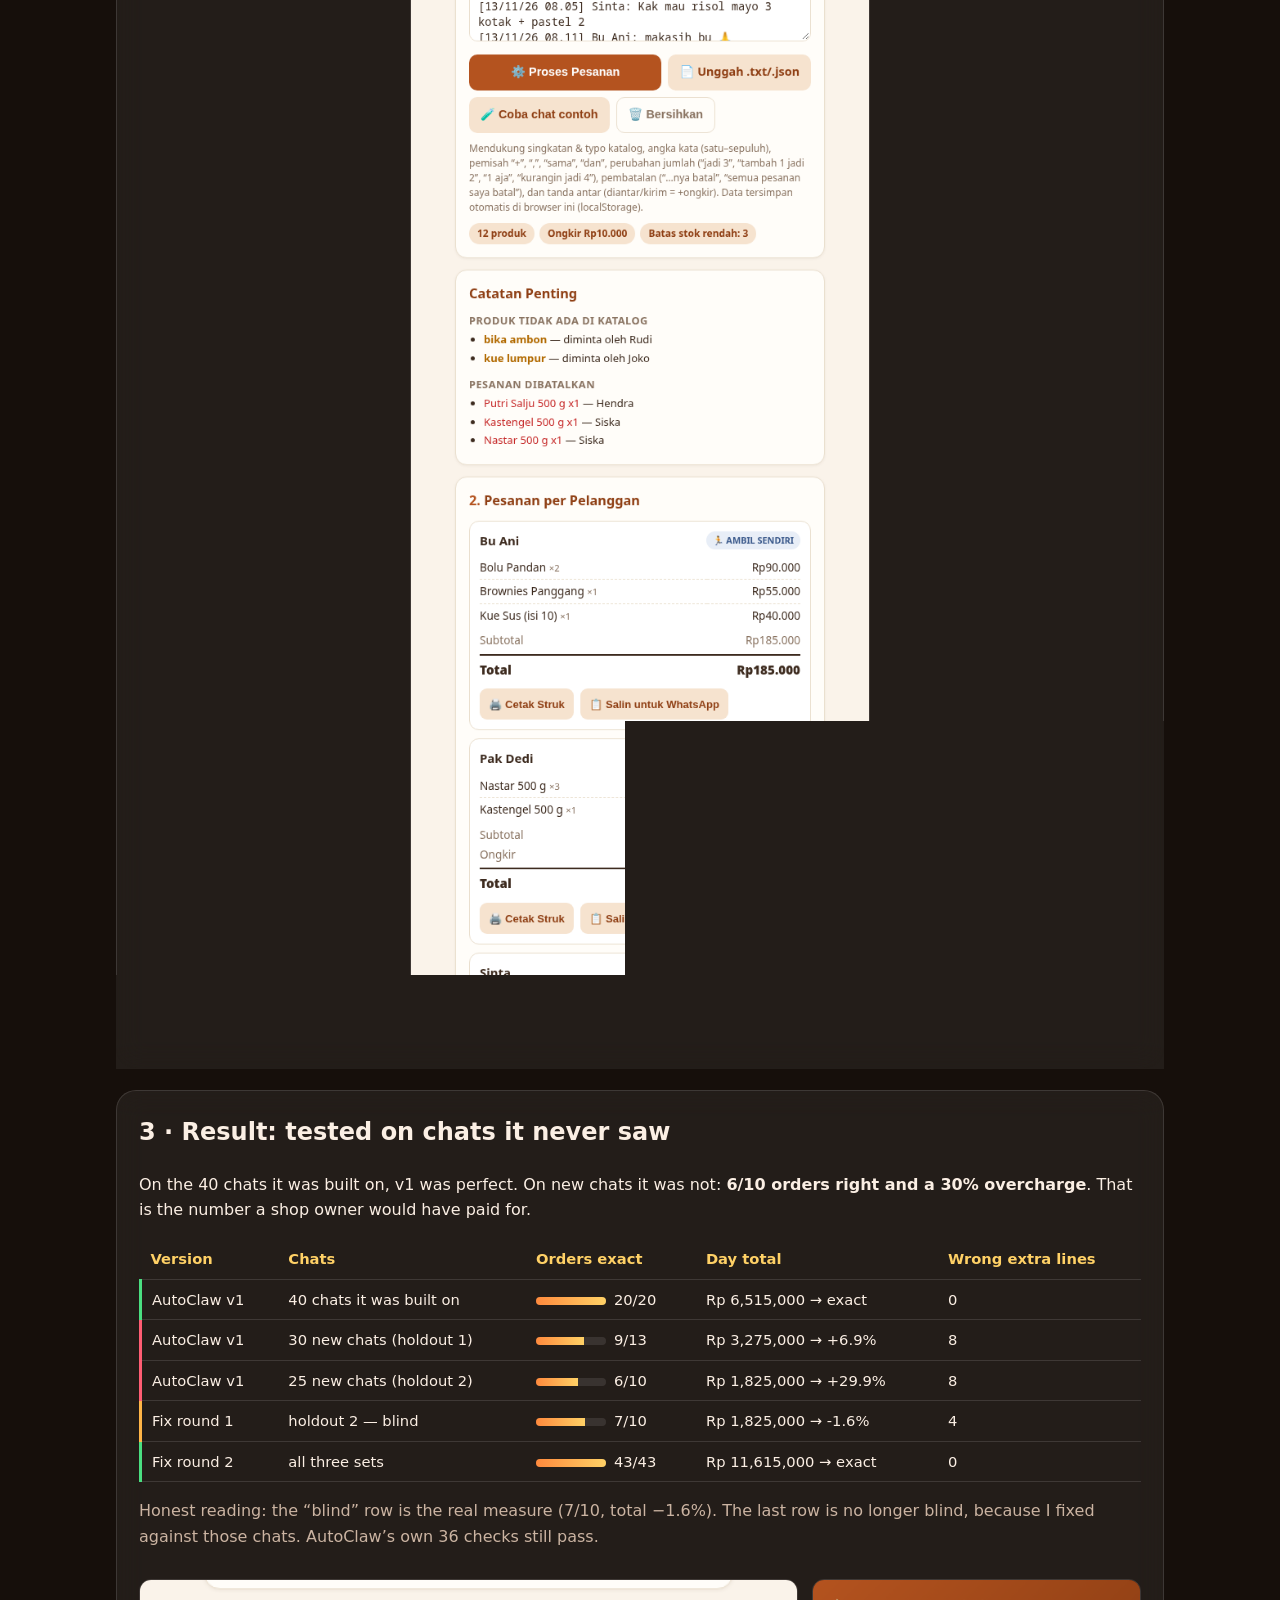
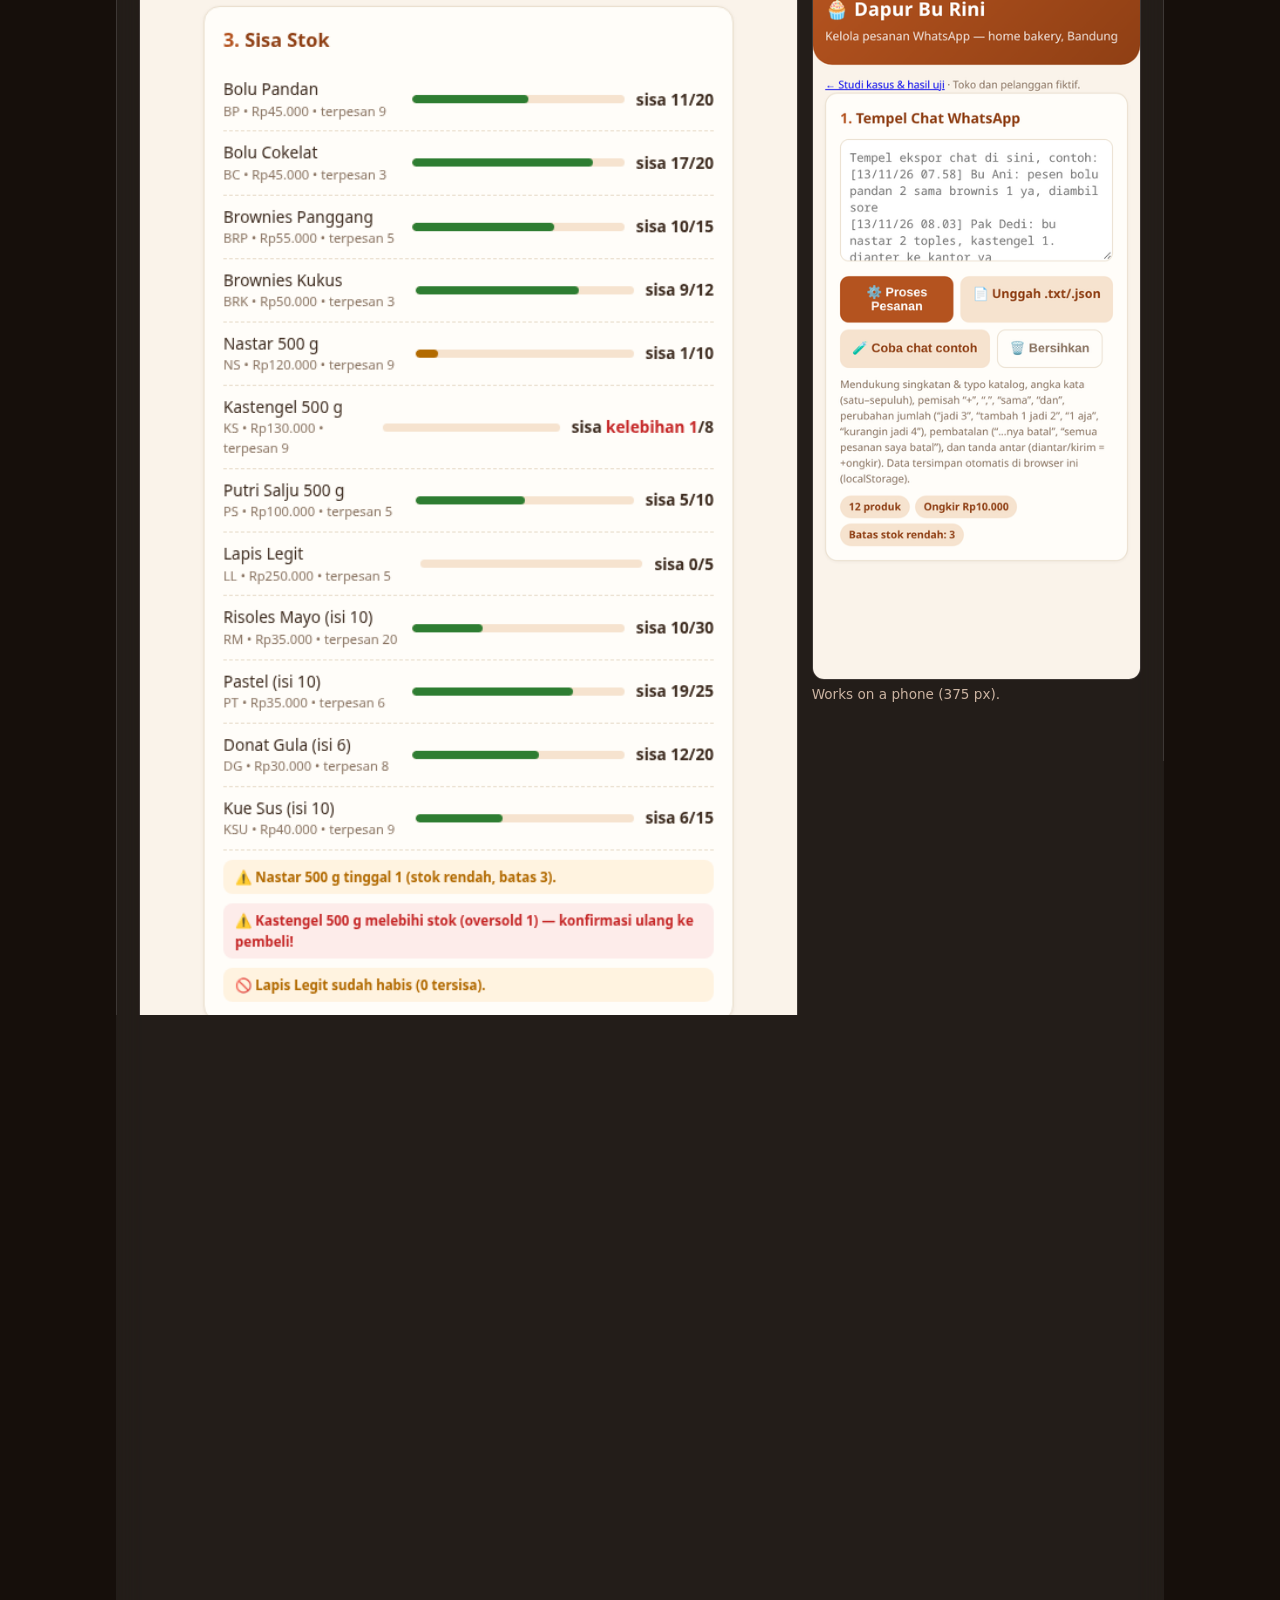
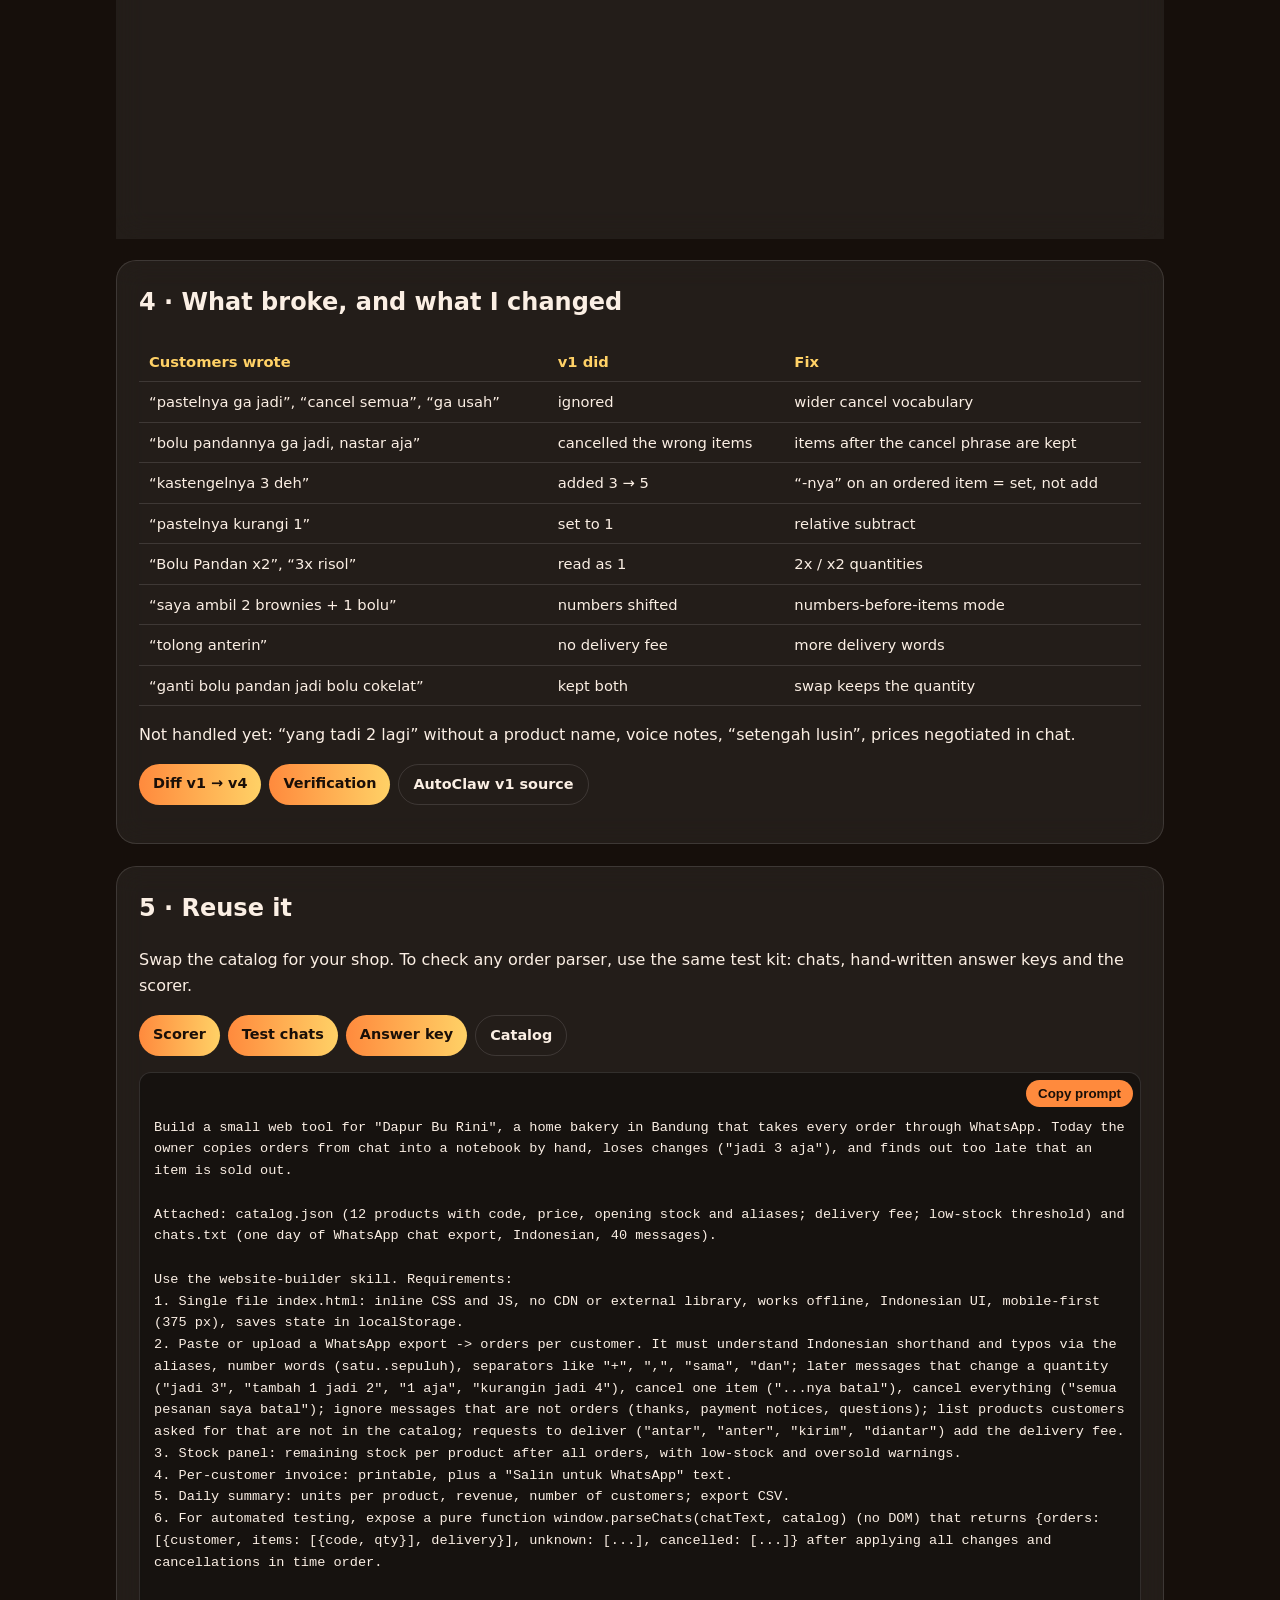
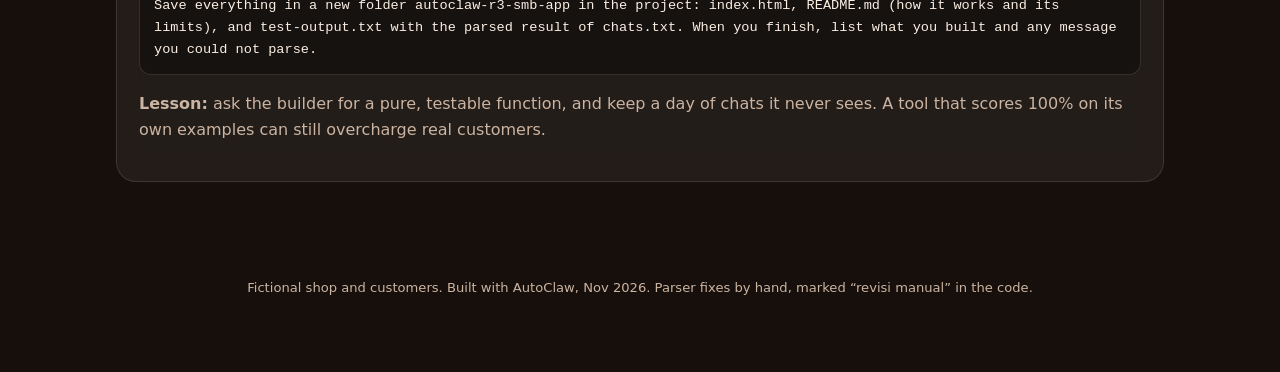
<file: autoclaw-r3-smb-wa-orders/index.html>
<!doctype html>
<html lang="en">
<head>
<meta charset="utf-8">
<meta name="viewport" content="width=device-width, initial-scale=1">
<meta http-equiv="Content-Security-Policy" content="default-src 'self'; img-src 'self' data:; style-src 'self' 'unsafe-inline'; script-src 'self'; connect-src 'self'; base-uri 'none'; form-action 'none'">
<link rel="icon" href="data:,">
<title>WhatsApp orders → stock, invoices, daily report · Built with AutoClaw (SMB)</title>
<meta name="description" content="A home bakery's WhatsApp orders turned into orders, stock, invoices and a daily report by a tool AutoClaw built — tested on 95 chats, including two sets it never saw.">
<link rel="stylesheet" href="style.css">
</head>
<body>
<div class="bg" aria-hidden="true"><i></i><i></i><i></i></div>
<header class="top glass"><a href="#top" class="brand">🧁 Order Desk</a>
<nav><a href="#process">Process</a><a href="#test">Test</a><a href="#fixes">Fixes</a><a href="tool/" class="cta">Try it</a></nav></header>
<main id="top">
<section class="hero">
  <div class="hero-text">
    <p class="kicker">#BuiltWithAutoClaw · SMB</p>
    <h1>WhatsApp orders in, <span class="grad">stock &amp; invoices</span> out</h1>
    <p class="lead">A home bakery takes every order in chat and loses changes like “jadi 3 aja”. AutoClaw built the tool in one run. Then I tested it on chats it had never seen — and fixed what broke.</p>
    <div class="stats">
      <div class="stat glass"><b data-count="95">0</b><span>chats tested, hand-labelled</span></div>
      <div class="stat glass"><b data-count="55">0</b><span>never seen by AutoClaw</span></div>
      <div class="stat glass"><b data-count="30" data-prefix="+" data-suffix="%">0</b><span>v1 overcharge on new chats</span></div>
      <div class="stat glass"><b data-count="43" data-suffix="/43">0</b><span>orders exact after fixes</span></div>
    </div>
    <p class="ctarow"><a class="btn" href="tool/">Try the tool →</a><a class="btn ghost" href="#test">See the test</a></p>
  </div>
  <div class="phone glass" aria-hidden="true">
    <div class="bubble b1">bolu pandan 2 sama brownis 1</div>
    <div class="bubble b2">eh nastarnya jadi 3 aja</div>
    <div class="bubble b3">pastelnya ga jadi ya bu</div>
    <div class="arrow">⬇</div>
    <div class="receipt"><div><span>Bolu Pandan ×2</span><span>90.000</span></div><div><span>Brownies ×1</span><span>55.000</span></div><div class="tot"><span>Total</span><span>Rp145.000</span></div></div>
  </div>
</section>

<section id="context" class="card glass reveal">
  <h2>1 · Context</h2>
  <p><b>Problem.</b> Small Indonesian food sellers take orders in WhatsApp. Orders change mid-day (“jadi 3 aja”, “ga jadi”), get copied by hand into a notebook, and the owner finds out too late that kastengel is sold out or that a customer was overcharged.</p>
  <p><b>Where it is used.</b> At the end of the order window: paste the chat export, get the order list, the stock left, a WhatsApp-ready invoice per customer and a CSV for the books. No server, no account, works offline.</p>
  <p class="note">Store and customers are fictional (“Dapur Bu Rini”, Bandung). No real customer data.</p>
</section>

<section id="process" class="card glass reveal">
  <h2>2 · Process</h2>
  <ol class="steps">
    <li class="reveal"><b>Brief</b> — catalog (12 products, prices, stock, aliases) + one day of chat (40 messages) + the requirements (full prompt in section 5).</li>
    <li class="reveal"><b>AutoClaw built</b> — a single-file tool (no CDN), a pure <code>parseChats()</code> function, 36 unit checks and a README, in about 7 minutes.</li>
    <li class="reveal"><b>I tested</b> — wrote two more chat days it never saw (30 + 25 messages, new customers, new phrasing), labelled every message by hand and scored the tool in a headless browser.</li>
    <li class="reveal"><b>I fixed</b> — the second AutoClaw round was blocked by the model quota, so I patched the parser myself; every change is marked in the code and published as a diff.</li>
  </ol>
  <figure class="shot narrow reveal"><div class="sk"><img src="img/tool-desktop.png" alt="The tool: pasted chat, notes on unknown products and cancellations, orders per customer" loading="lazy"></div><figcaption>The tool AutoClaw built, after processing a day of chats.</figcaption></figure>
</section>

<section id="test" class="card glass reveal">
  <h2>3 · Result: tested on chats it never saw</h2>
  <p class="lead2">On the 40 chats it was built on, v1 was perfect. On new chats it was not: <b>6/10 orders right and a 30% overcharge</b>. That is the number a shop owner would have paid for.</p>
  <div class="tablewrap"><table class="res">
    <thead><tr><th>Version</th><th>Chats</th><th>Orders exact</th><th>Day total</th><th>Wrong extra lines</th></tr></thead>
    <tbody><tr class="good"><td>AutoClaw v1</td><td>40 chats it was built on</td><td><span class="bar" style="--p:100%"></span>20/20</td><td>Rp 6,515,000 → exact</td><td>0</td></tr><tr class="bad"><td>AutoClaw v1</td><td>30 new chats (holdout 1)</td><td><span class="bar" style="--p:69%"></span>9/13</td><td>Rp 3,275,000 → +6.9%</td><td>8</td></tr><tr class="bad"><td>AutoClaw v1</td><td>25 new chats (holdout 2)</td><td><span class="bar" style="--p:60%"></span>6/10</td><td>Rp 1,825,000 → +29.9%</td><td>8</td></tr><tr class="warn"><td>Fix round 1</td><td>holdout 2 — blind</td><td><span class="bar" style="--p:70%"></span>7/10</td><td>Rp 1,825,000 → -1.6%</td><td>4</td></tr><tr class="good"><td>Fix round 2</td><td>all three sets</td><td><span class="bar" style="--p:100%"></span>43/43</td><td>Rp 11,615,000 → exact</td><td>0</td></tr></tbody>
  </table></div>
  <p class="note">Honest reading: the “blind” row is the real measure (7/10, total −1.6%). The last row is no longer blind, because I fixed against those chats. AutoClaw’s own 36 checks still pass.</p>
  <div class="pair">
    <figure class="shot reveal"><div class="sk"><img src="img/tool-stock.png" alt="Stock panel with low-stock and oversold warnings and the daily summary" loading="lazy"></div><figcaption>Stock left, oversold warning (kastengel −1), daily summary + CSV.</figcaption></figure>
    <figure class="shot reveal"><div class="sk"><img src="img/tool-mobile.png" alt="The tool on a 375 px phone screen" loading="lazy"></div><figcaption>Works on a phone (375 px).</figcaption></figure>
  </div>
</section>

<section id="fixes" class="card glass reveal">
  <h2>4 · What broke, and what I changed</h2>
  <div class="tablewrap"><table class="fx"><thead><tr><th>Customers wrote</th><th>v1 did</th><th>Fix</th></tr></thead><tbody><tr><td>“pastelnya ga jadi”, “cancel semua”, “ga usah”</td><td>ignored</td><td>wider cancel vocabulary</td></tr><tr><td>“bolu pandannya ga jadi, nastar aja”</td><td>cancelled the wrong items</td><td>items after the cancel phrase are kept</td></tr><tr><td>“kastengelnya 3 deh”</td><td>added 3 → 5</td><td>“-nya” on an ordered item = set, not add</td></tr><tr><td>“pastelnya kurangi 1”</td><td>set to 1</td><td>relative subtract</td></tr><tr><td>“Bolu Pandan x2”, “3x risol”</td><td>read as 1</td><td>2x / x2 quantities</td></tr><tr><td>“saya ambil 2 brownies + 1 bolu”</td><td>numbers shifted</td><td>numbers-before-items mode</td></tr><tr><td>“tolong anterin”</td><td>no delivery fee</td><td>more delivery words</td></tr><tr><td>“ganti bolu pandan jadi bolu cokelat”</td><td>kept both</td><td>swap keeps the quantity</td></tr></tbody></table></div>
  <p>Not handled yet: “yang tadi 2 lagi” without a product name, voice notes, “setengah lusin”, prices negotiated in chat.</p>
  <p class="dl"><a class="btn" href="files/parser-fixes.diff">Diff v1 → v4</a><a class="btn" href="files/verify.md">Verification</a><a class="btn ghost" href="files/tool-v1-autoclaw.html.txt">AutoClaw v1 source</a></p>
</section>

<section id="reuse" class="card glass reveal">
  <h2>5 · Reuse it</h2>
  <p>Swap the catalog for your shop. To check any order parser, use the same test kit: chats, hand-written answer keys and the scorer.</p>
  <p class="dl"><a class="btn" href="files/test_parser.py">Scorer</a><a class="btn" href="files/holdout2_chats.txt">Test chats</a><a class="btn" href="files/holdout2_key.json">Answer key</a><a class="btn ghost" href="files/catalog.json">Catalog</a></p>
  <div class="prompt"><button class="copy" type="button" data-copy="#ptext">Copy prompt</button><pre id="ptext">Build a small web tool for &quot;Dapur Bu Rini&quot;, a home bakery in Bandung that takes every order through WhatsApp. Today the owner copies orders from chat into a notebook by hand, loses changes (&quot;jadi 3 aja&quot;), and finds out too late that an item is sold out.

Attached: catalog.json (12 products with code, price, opening stock and aliases; delivery fee; low-stock threshold) and chats.txt (one day of WhatsApp chat export, Indonesian, 40 messages).

Use the website-builder skill. Requirements:
1. Single file index.html: inline CSS and JS, no CDN or external library, works offline, Indonesian UI, mobile-first (375 px), saves state in localStorage.
2. Paste or upload a WhatsApp export -&gt; orders per customer. It must understand Indonesian shorthand and typos via the aliases, number words (satu..sepuluh), separators like &quot;+&quot;, &quot;,&quot;, &quot;sama&quot;, &quot;dan&quot;; later messages that change a quantity (&quot;jadi 3&quot;, &quot;tambah 1 jadi 2&quot;, &quot;1 aja&quot;, &quot;kurangin jadi 4&quot;), cancel one item (&quot;...nya batal&quot;), cancel everything (&quot;semua pesanan saya batal&quot;); ignore messages that are not orders (thanks, payment notices, questions); list products customers asked for that are not in the catalog; requests to deliver (&quot;antar&quot;, &quot;anter&quot;, &quot;kirim&quot;, &quot;diantar&quot;) add the delivery fee.
3. Stock panel: remaining stock per product after all orders, with low-stock and oversold warnings.
4. Per-customer invoice: printable, plus a &quot;Salin untuk WhatsApp&quot; text.
5. Daily summary: units per product, revenue, number of customers; export CSV.
6. For automated testing, expose a pure function window.parseChats(chatText, catalog) (no DOM) that returns {orders: [{customer, items: [{code, qty}], delivery}], unknown: [...], cancelled: [...]} after applying all changes and cancellations in time order.

Save everything in a new folder autoclaw-r3-smb-app in the project: index.html, README.md (how it works and its limits), and test-output.txt with the parsed result of chats.txt. When you finish, list what you built and any message you could not parse.</pre></div>
  <p class="note"><b>Lesson:</b> ask the builder for a pure, testable function, and keep a day of chats it never sees. A tool that scores 100% on its own examples can still overcharge real customers.</p>
</section>
</main>
<footer><p>Fictional shop and customers. Built with AutoClaw, Nov 2026. Parser fixes by hand, marked “revisi manual” in the code.</p></footer>
<script src="app.js"></script>
</body>
</html>
</file>
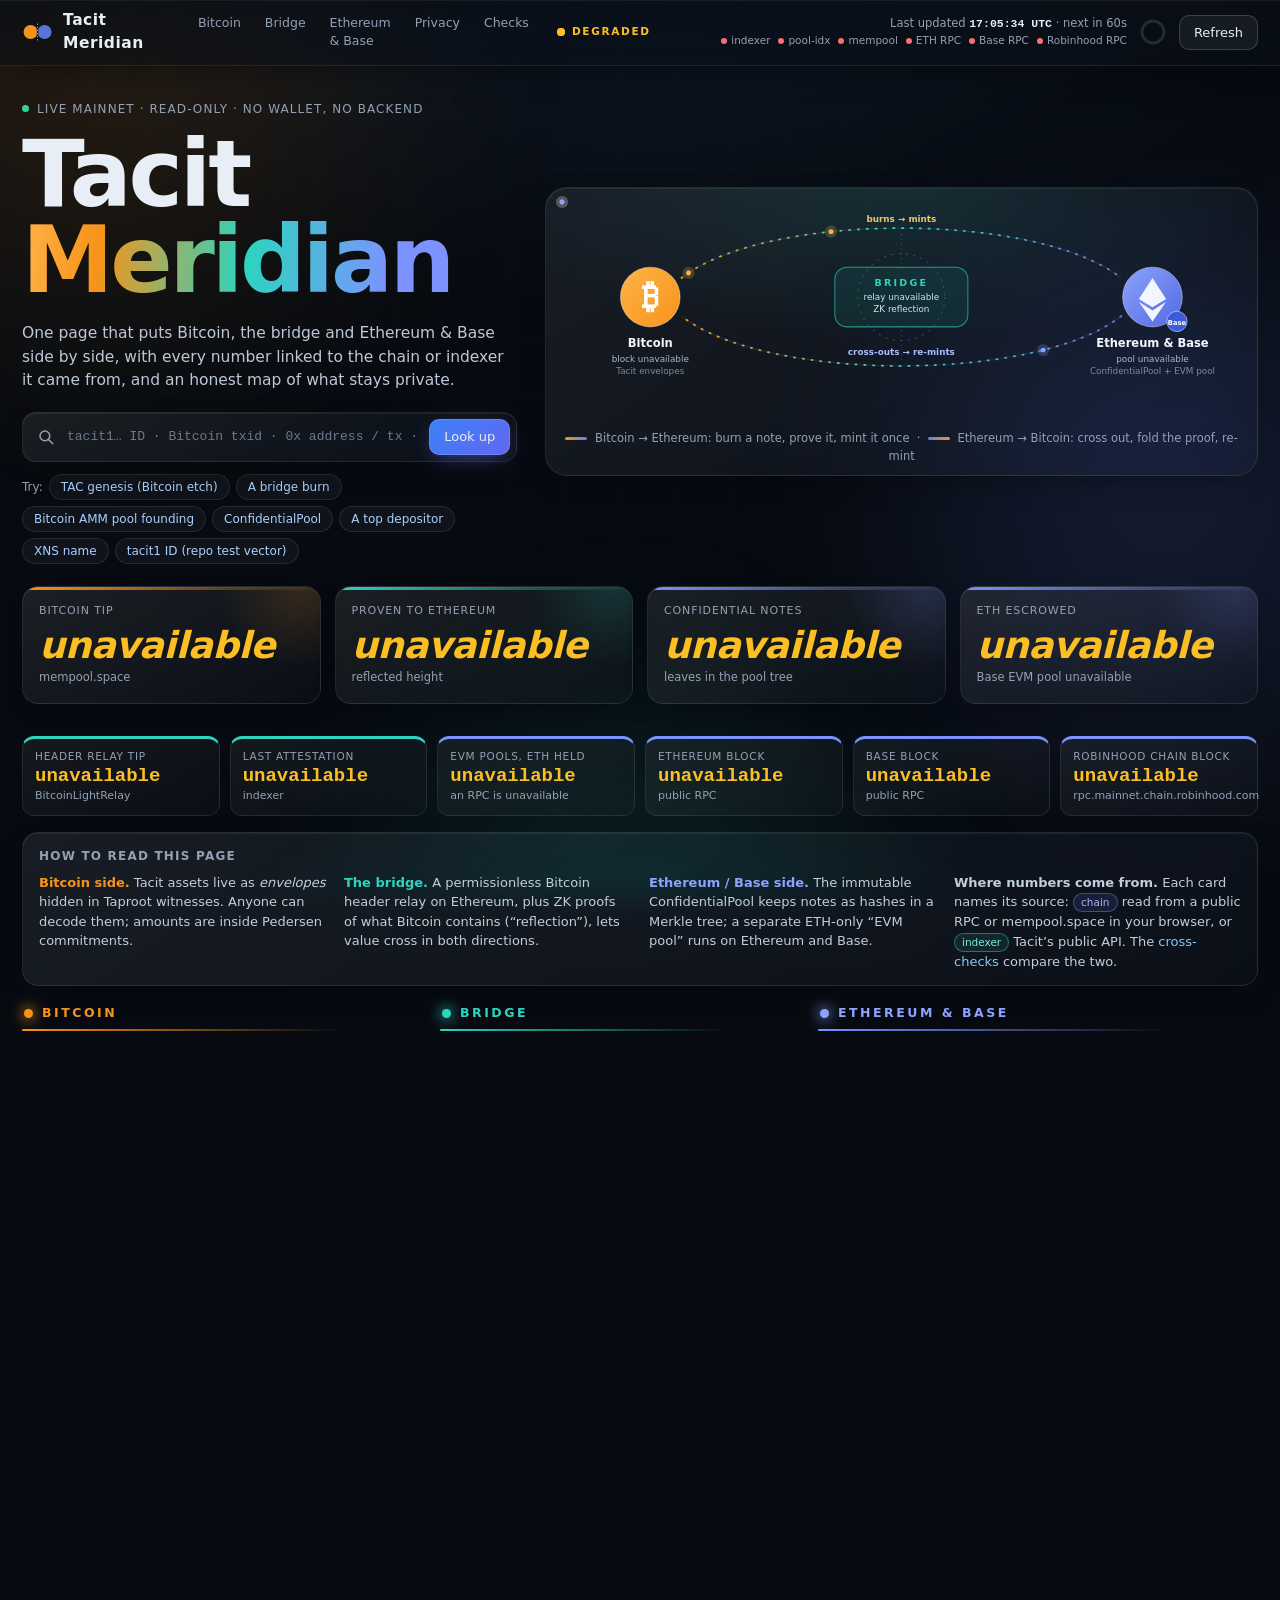
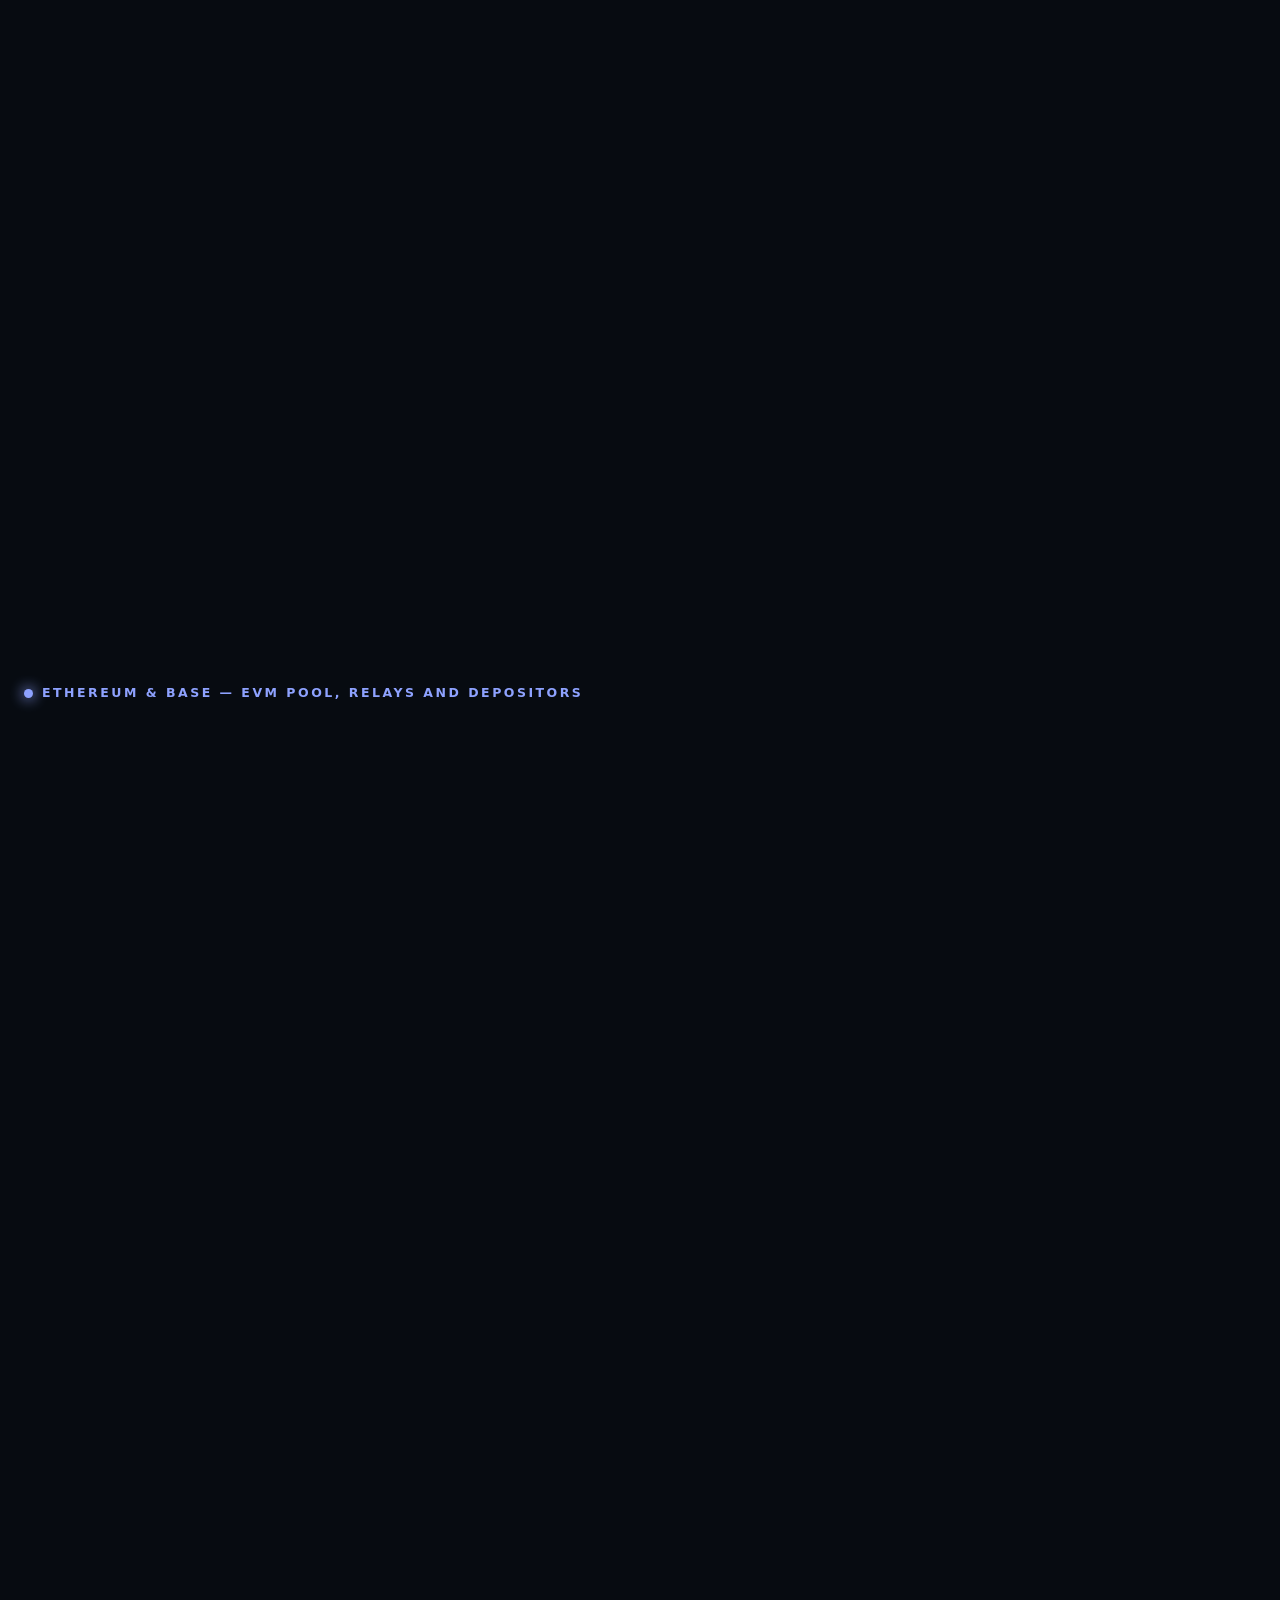
<file: poidh-1519-tacit-explorer/index.html>
<!doctype html>
<html lang="en">
<head>
<meta charset="utf-8">
<meta name="viewport" content="width=device-width, initial-scale=1">
<title>Tacit Meridian — one page, two chains, one bridge</title>
<meta name="description" content="A static, wallet-free explorer for Tacit: Bitcoin envelopes, the Ethereum and Base pools, the proven bridge between them, and an honest map of what is private. Reads live mainnet data in your browser.">
<meta name="theme-color" content="#070b11">
<!-- Static page: it can only talk to the public read-only endpoints listed here. No wallet, no keys, no cookies, no third-party scripts, fonts or CDNs. -->
<meta http-equiv="Content-Security-Policy" content="default-src 'none'; script-src 'self'; style-src 'self'; img-src 'self' data:; connect-src https://api.tacit.finance https://tacit-btc-pool-mainnet.onrender.com https://mempool.space https://ethereum-rpc.publicnode.com https://ethereum.publicnode.com https://rpc.mevblocker.io https://eth.drpc.org https://base-rpc.publicnode.com https://mainnet.base.org https://base.drpc.org https://rpc.mainnet.chain.robinhood.com; base-uri 'none'; form-action 'none'">
<link rel="icon" href="data:image/svg+xml,%3Csvg xmlns='http://www.w3.org/2000/svg' viewBox='0 0 32 32'%3E%3Crect width='32' height='32' rx='7' fill='%230d1117'/%3E%3Cpath d='M16 4v24' stroke='%232dd4bf' stroke-width='2' stroke-dasharray='3 2'/%3E%3Ccircle cx='9' cy='16' r='5' fill='%23f7931a'/%3E%3Ccircle cx='23' cy='16' r='5' fill='%23627eea'/%3E%3C/svg%3E">
<link rel="stylesheet" href="style.css">
<script src="boot.js"></script>
</head>
<body id="top">
<a class="skip" href="#main">Skip to content</a>

<div class="bg" aria-hidden="true"><i class="blob b1"></i><i class="blob b2"></i><i class="blob b3"></i><i class="grid"></i></div>

<header class="top glass">
  <div class="wrap top-row">
    <a class="brand" href="#top" aria-label="Tacit Meridian, back to top">
      <svg viewBox="0 0 40 24" width="40" height="24" aria-hidden="true"><circle cx="11" cy="12" r="9" fill="#f7931a"/><circle cx="29" cy="12" r="9" fill="#627eea" fill-opacity=".92"/><path d="M20 1v22" stroke="#070b11" stroke-width="2"/><path d="M20 1v22" stroke="#2dd4bf" stroke-width="1.2" stroke-dasharray="2 2"/></svg>
      <span class="brand-t">Tacit Meridian</span>
    </a>
    <nav class="jump" aria-label="Sections">
      <a href="#sec-btc" class="j-btc">Bitcoin</a><a href="#sec-bridge" class="j-bridge">Bridge</a><a href="#sec-eth" class="j-eth">Ethereum &amp; Base</a><a href="#p-privacy">Privacy</a><a href="#verify">Checks</a>
    </nav>
    <div class="top-actions">
      <span class="live" id="live" title="All data sources reachable"><i class="live-dot"></i><b>LIVE</b></span>
      <div id="clock" class="clock" aria-live="off">loading…</div>
      <svg class="ring" id="ring" viewBox="0 0 28 28" width="28" height="28" role="img" aria-label="Time until the next automatic refresh">
        <circle class="ring-bg" cx="14" cy="14" r="11"/><circle class="ring-fg" id="ring-fg" cx="14" cy="14" r="11" pathLength="100"/>
      </svg>
      <button id="refresh" class="btn" type="button">Refresh</button>
    </div>
  </div>
</header>

<main id="main" class="wrap">

  <!-- ================= HERO ================= -->
  <section class="hero" aria-labelledby="hero-title">
    <div class="hero-grid">
      <div class="hero-copy">
        <p class="eyebrow"><span class="pip"></span> Live mainnet · read-only · no wallet, no backend</p>
        <h2 id="hero-title" class="hero-title">Tacit<br><span class="grad">Meridian</span></h2>
        <p class="pitch">One page that puts Bitcoin, the bridge and Ethereum &amp; Base side by side, with every number linked to the chain or indexer it came from, and an honest map of what stays private.</p>
        <form id="lookup-form" class="lookup glass" autocomplete="off" role="search">
          <label for="q" class="sr">Look up a tacit1 ID, Bitcoin txid or EVM address</label>
          <svg class="lens" viewBox="0 0 24 24" width="18" height="18" aria-hidden="true"><circle cx="10.5" cy="10.5" r="6.5" fill="none" stroke="currentColor" stroke-width="2"/><path d="M15.5 15.5 21 21" stroke="currentColor" stroke-width="2" stroke-linecap="round"/></svg>
          <input id="q" type="text" spellcheck="false" autocapitalize="off" autocorrect="off" placeholder="tacit1… ID · Bitcoin txid · 0x address / tx · alice@xns">
          <button class="btn primary" type="submit">Look up</button>
        </form>
        <div class="examples" id="examples" aria-label="Examples"></div>
      </div>

      <div class="hero-viz glass" aria-label="Live diagram: Bitcoin, bridge, Ethereum and Base">
        <svg id="hero-svg" class="hv" viewBox="0 0 1000 330" role="img" aria-label="Bitcoin on the left, the header relay and proof bridge in the middle, Ethereum and Base on the right, with value flowing both ways">
          <defs>
            <linearGradient id="gBtc" x1="0" y1="0" x2="1" y2="1"><stop offset="0" stop-color="#ffb347"/><stop offset="1" stop-color="#f7931a"/></linearGradient>
            <linearGradient id="gEth" x1="0" y1="0" x2="1" y2="1"><stop offset="0" stop-color="#8ea2ff"/><stop offset="1" stop-color="#5069e0"/></linearGradient>
            <linearGradient id="gBr" x1="0" y1="0" x2="1" y2="1"><stop offset="0" stop-color="#5eead4"/><stop offset="1" stop-color="#14b8a6"/></linearGradient>
            <linearGradient id="gUp" x1="0" y1="0" x2="1" y2="0"><stop offset="0" stop-color="#f7931a"/><stop offset=".5" stop-color="#2dd4bf"/><stop offset="1" stop-color="#627eea"/></linearGradient>
            <linearGradient id="gDown" x1="1" y1="0" x2="0" y2="0"><stop offset="0" stop-color="#627eea"/><stop offset=".5" stop-color="#2dd4bf"/><stop offset="1" stop-color="#f7931a"/></linearGradient>
            <path id="arcUp" d="M176 112 C 300 14, 700 14, 824 112"/>
            <path id="arcDown" d="M824 168 C 700 266, 300 266, 176 168"/>
          </defs>

          <!-- links -->
          <use href="#arcUp" class="link-base"/><use href="#arcUp" class="link-flow up"/>
          <use href="#arcDown" class="link-base"/><use href="#arcDown" class="link-flow down"/>
          <path class="stub" d="M500 98 V 44"/><path class="stub" d="M500 182 V 236"/>

          <!-- particles: BTC to ETH (burn and mint) -->
          <g class="particles">
            <g class="pt up"><circle r="9" opacity=".22"/><circle r="3.6"/><animateMotion dur="5.2s" repeatCount="indefinite" begin="0s" rotate="auto"><mpath href="#arcUp"/></animateMotion></g>
            <g class="pt up"><circle r="9" opacity=".22"/><circle r="3.6"/><animateMotion dur="5.2s" repeatCount="indefinite" begin="1.7s" rotate="auto"><mpath href="#arcUp"/></animateMotion></g>
            <g class="pt up"><circle r="9" opacity=".22"/><circle r="3.6"/><animateMotion dur="5.2s" repeatCount="indefinite" begin="3.4s" rotate="auto"><mpath href="#arcUp"/></animateMotion></g>
            <!-- ETH to BTC (cross-out and re-mint) -->
            <g class="pt down"><circle r="9" opacity=".22"/><circle r="3.6"/><animateMotion dur="6.4s" repeatCount="indefinite" begin="0.6s"><mpath href="#arcDown"/></animateMotion></g>
            <g class="pt down"><circle r="9" opacity=".22"/><circle r="3.6"/><animateMotion dur="6.4s" repeatCount="indefinite" begin="3.8s"><mpath href="#arcDown"/></animateMotion></g>
          </g>

          <!-- Bitcoin node -->
          <g class="node n-btc">
            <circle class="pulse p1" cx="130" cy="140" r="46"/><circle class="pulse p2" cx="130" cy="140" r="46"/>
            <circle cx="130" cy="140" r="44" fill="url(#gBtc)"/><circle cx="130" cy="140" r="44" class="node-rim"/>
            <text x="130" y="156" class="glyph">₿</text>
            <text x="130" y="214" class="nt">Bitcoin</text>
            <text x="130" y="236" class="ns" id="hd-btc-h">block …</text>
            <text x="130" y="254" class="ns dim2" id="hd-btc-s">Tacit envelopes</text>
          </g>

          <!-- Bridge node -->
          <g class="node n-br">
            <circle class="orbit" cx="500" cy="140" r="64"/>
            <rect x="402" y="96" width="196" height="88" rx="18" class="br-box"/>
            <text x="500" y="124" class="nt br-t">BRIDGE</text>
            <text x="500" y="144" class="ns" id="hd-br-h">header relay …</text>
            <text x="500" y="162" class="ns" id="hd-br-s">ZK reflection …</text>
          </g>

          <!-- Ethereum node -->
          <g class="node n-eth">
            <circle class="pulse p1" cx="870" cy="140" r="46"/><circle class="pulse p2" cx="870" cy="140" r="46"/>
            <circle cx="870" cy="140" r="44" fill="url(#gEth)"/><circle cx="870" cy="140" r="44" class="node-rim"/>
            <path d="M870 112 L850 143 L870 155 L890 143 Z M870 160 L850 147 L870 176 L890 147 Z" fill="#fff" fill-opacity=".92"/>
            <circle cx="906" cy="176" r="15" class="base-dot"/><text x="906" y="181" class="base-t">Base</text>
            <text x="870" y="214" class="nt">Ethereum &amp; Base</text>
            <text x="870" y="236" class="ns" id="hd-eth-h">pool …</text>
            <text x="870" y="254" class="ns dim2" id="hd-eth-s">ConfidentialPool + EVM pool</text>
          </g>

          <!-- live counters on the arcs -->
          <text x="500" y="30" class="lbl up" id="hd-up">burns → mints</text>
          <text x="500" y="226" class="lbl down" id="hd-down">cross-outs → re-mints</text>
        </svg>
        <p class="viz-note"><span class="k-up"></span> Bitcoin → Ethereum: burn a note, prove it, mint it once &nbsp;·&nbsp; <span class="k-down"></span> Ethereum → Bitcoin: cross out, fold the proof, re-mint</p>
      </div>
    </div>

    <div class="kpis" id="kpis">
      <article class="kpi k-btc reveal" id="k-tip"><span class="kpi-l">Bitcoin tip</span><b class="kpi-v n">…</b><span class="kpi-s">mempool.space</span><div class="kpi-spark" aria-hidden="true"></div></article>
      <article class="kpi k-bridge reveal" id="k-proven"><span class="kpi-l">Proven to Ethereum</span><b class="kpi-v n">…</b><span class="kpi-s">reflected height</span><div class="kpi-spark" aria-hidden="true"></div></article>
      <article class="kpi k-eth reveal" id="k-leaves"><span class="kpi-l">Confidential notes</span><b class="kpi-v n">…</b><span class="kpi-s">leaves in the pool tree</span><div class="kpi-spark" aria-hidden="true"></div></article>
      <article class="kpi k-eth reveal" id="k-eth"><span class="kpi-l">ETH escrowed</span><b class="kpi-v n">…</b><span class="kpi-s">ConfidentialPool balance</span><div class="kpi-spark" aria-hidden="true"></div></article>
    </div>
  </section>

  <section id="lookup-result" class="card lookup-result" hidden aria-live="polite"></section>

  <section class="strip" id="strip" aria-label="Chain heights"></section>

  <section class="explain card glass reveal" id="explain">
    <h2>How to read this page</h2>
    <div class="explain-grid">
      <div><b class="btc">Bitcoin side.</b> Tacit assets live as <em>envelopes</em> hidden in Taproot witnesses. Anyone can decode them; amounts are inside Pedersen commitments.</div>
      <div><b class="bridge">The bridge.</b> A permissionless Bitcoin header relay on Ethereum, plus ZK proofs of what Bitcoin contains (“reflection”), lets value cross in both directions.</div>
      <div><b class="eth">Ethereum / Base side.</b> The immutable ConfidentialPool keeps notes as hashes in a Merkle tree; a separate ETH-only “EVM pool” runs on Ethereum and Base.</div>
      <div><b>Where numbers come from.</b> Each card names its source: <span class="chip src-chain">chain</span> read from a public RPC or mempool.space in your browser, or <span class="chip src-idx">indexer</span> Tacit’s public API. The <a href="#verify">cross-checks</a> compare the two.</div>
    </div>
  </section>

  <div class="cols">
    <!-- ================= BITCOIN ================= -->
    <div class="col col-btc" id="sec-btc" aria-label="Bitcoin side">
      <h2 class="col-h btc"><span class="dot"></span> Bitcoin</h2>
      <article class="card glass reveal" id="p-btc-state"><header><h3>Protocol state on Bitcoin</h3></header><div class="body skel"></div></article>
      <article class="card glass reveal" id="p-btc-amm"><header><h3>Bitcoin-native AMM pool</h3></header><div class="body skel"></div></article>
      <article class="card glass reveal" id="p-btc-feed"><header><h3>Recent Tacit envelopes</h3></header><div class="body skel"></div></article>
      <article class="card glass reveal" id="p-btc-pool"><header><h3>Bitcoin shielded pool <span class="chip warn">experimental</span></h3></header><div class="body skel"></div></article>
    </div>

    <!-- ================= BRIDGE ================= -->
    <div class="col col-bridge" id="sec-bridge" aria-label="Bridge">
      <h2 class="col-h bridge"><span class="dot"></span> Bridge</h2>
      <article class="card glass reveal" id="p-bridge-relay"><header><h3>Header relay &amp; proven height</h3></header><div class="body skel"></div></article>
      <article class="card glass reveal" id="p-bridge-roots"><header><h3>Latest proven roots</h3></header><div class="body skel"></div></article>
      <article class="card glass reveal" id="p-bridge-flow"><header><h3>Burns, mints &amp; cross-outs</h3></header><div class="body skel"></div></article>
      <article class="card glass reveal" id="p-bridge-burns"><header><h3>Latest Bitcoin bridge burns</h3></header><div class="body skel"></div></article>
    </div>

    <!-- ================= ETHEREUM / BASE ================= -->
    <div class="col col-eth" id="sec-eth" aria-label="Ethereum and Base side">
      <h2 class="col-h eth"><span class="dot"></span> Ethereum &amp; Base</h2>
      <article class="card glass reveal" id="p-eth-pool"><header><h3>ConfidentialPool (Ethereum)</h3></header><div class="body skel"></div></article>
      <article class="card glass reveal" id="p-eth-assets"><header><h3>cBTC · cUSD · TAC · wTAC</h3></header><div class="body skel"></div></article>
      <article class="card glass reveal" id="p-eth-activity"><header><h3>Recent pool activity</h3></header><div class="body skel"></div></article>
      <article class="card glass reveal" id="p-eth-farms"><header><h3>On-pool AMM &amp; launch farms</h3></header><div class="body skel"></div></article>
    </div>
  </div>

  <h2 class="col-h eth row-h"><span class="dot"></span> Ethereum &amp; Base — EVM pool, relays and depositors</h2>
  <div class="cols3 col-eth" id="sec-evm">
    <article class="card glass reveal" id="p-evm-pool"><header><h3>EVM pool — Ethereum, Base &amp; Robinhood Chain</h3></header><div class="body skel"></div></article>
    <article class="card glass reveal" id="p-relay"><header><h3>Relayed ops &amp; fees</h3></header><div class="body skel"></div></article>
    <article class="card glass reveal" id="p-points"><header><h3>Top depositors <span class="chip">XNS names</span></h3></header><div class="body skel"></div></article>
  </div>

  <section class="card glass wide reveal" id="p-privacy"><header><h3>The privacy boundary — what an observer sees, and what stays hidden</h3></header><div class="body skel"></div></section>

  <section class="card glass wide reveal" id="verify"><header><h3>Cross-checks — does the indexer match the chain?</h3></header><div class="body skel"></div></section>

  <section class="card glass wide reveal" id="p-sources"><header><h3>Data sources, gaps and the code</h3></header><div class="body" id="sources-body"></div></section>
</main>

<footer class="foot">
  <div class="wrap">
    <p>Tacit Meridian is an unofficial, read-only explorer. It never asks for a wallet, seed phrase or key, sets no cookies and has no backend: every number is fetched by your browser from the public endpoints listed above.
    Source: <a href="https://github.com/qlufiq-collab/bounty-submissions/tree/main/poidh-1519-tacit-explorer" rel="noopener">github.com/qlufiq-collab/bounty-submissions/…/poidh-1519-tacit-explorer</a>.
    Protocol: <a href="https://github.com/src-company/tacit" rel="noopener">src-company/tacit</a> · <a href="https://tacit.finance/tacit-v1/" rel="noopener">whitepaper</a> · <a href="https://github.com/src-company/tacit/blob/main/docs/DEPLOYMENTS.md" rel="noopener">deployments</a> · <a href="https://www.tacitscan.io" rel="noopener">tacitscan</a>.</p>
  </div>
</footer>

<script src="tacit-core.js"></script>
<script src="data.js"></script>
<script src="fx.js"></script>
<script src="panels.js"></script>
<script src="panels-eth.js"></script>
<script src="lookup.js"></script>
<script src="main.js"></script>
</body>
</html>
</file>
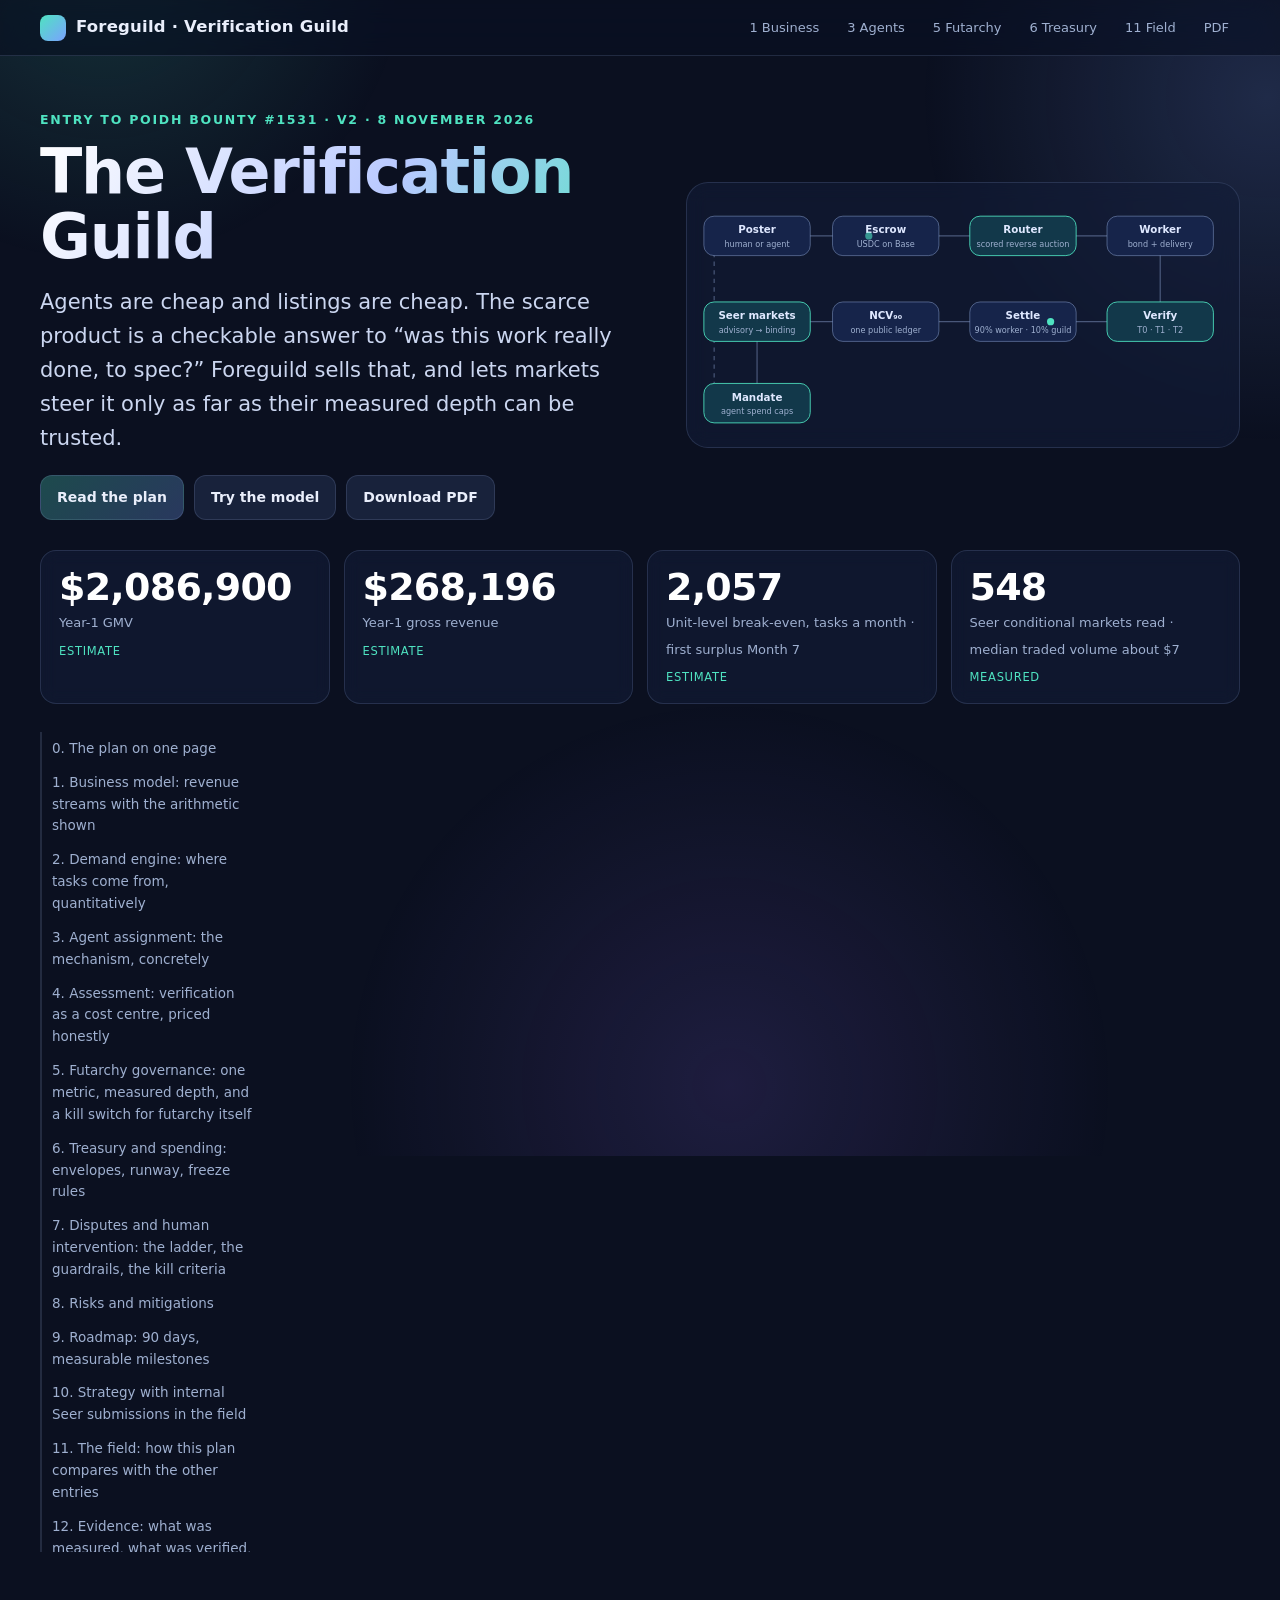
<file: poidh-1531-foreguild-operating-plan/index.html>
<!doctype html><html lang="en"><head><meta charset="utf-8"><meta name="viewport" content="width=device-width, initial-scale=1"><meta http-equiv="Content-Security-Policy" content="default-src 'none'; img-src data:; style-src 'sha256-lH7TR0+EwiGoaZYPOqqrYWnpjf9f58PFXPTs9LbdVgc='; script-src 'sha256-IkHDwZHXiIHCnr5aXqXQMrNq4Bpd/xs1WuW+ljY7VQ4=' 'sha256-5JWz2pFlxEjBn60lOlhminb3At6YloWzeus5DqPU7W8='; base-uri 'none'; form-action 'none'">
<meta name="description" content="A revenue-first operating plan for Foreguild, a futarchy-governed AI job board: verification as the product, a derived subsidy, measured market depth, and runnable model and demo."><link rel="icon" href="data:,"><title>Foreguild Operating Plan: The Verification Guild</title>
<style>:root{--bg:#0b1020;--bg2:#101a33;--ink:#e9eefb;--mute:#9fb0d0;--line:rgba(160,185,235,.16);--glass:rgba(18,28,56,.62);--acc:#4fe3c1;--acc2:#7aa2ff;--warn:#ffcf5c;--bad:#ff7b8a;--ok:#5be4a0;--r:16px;--mono:ui-monospace,"JetBrains Mono","DejaVu Sans Mono",Menlo,Consolas,monospace;--sans:Inter,"Inter Variable",ui-sans-serif,system-ui,-apple-system,"Segoe UI",Roboto,"Helvetica Neue",Arial,sans-serif}
*{box-sizing:border-box}html{scroll-behavior:smooth;-webkit-text-size-adjust:100%}
body{margin:0;font-family:var(--sans);color:var(--ink);background:var(--bg);line-height:1.62;font-size:16.5px;overflow-x:hidden}
.bgfx{position:fixed;inset:-20vmax;z-index:-1;pointer-events:none;background:radial-gradient(40vmax 40vmax at 20% 15%,rgba(79,227,193,.16),transparent 60%),radial-gradient(45vmax 45vmax at 85% 25%,rgba(122,162,255,.18),transparent 60%),radial-gradient(50vmax 50vmax at 55% 95%,rgba(150,110,255,.14),transparent 60%);animation:drift 38s ease-in-out infinite alternate;will-change:transform}
@keyframes drift{from{transform:translate3d(-2%,-1%,0) scale(1)}to{transform:translate3d(2%,2%,0) scale(1.06)}}
a{color:var(--acc2);text-decoration-thickness:1px;text-underline-offset:3px}a:hover{color:var(--acc)}
code{font-family:var(--mono);font-size:.88em;background:rgba(122,162,255,.12);padding:.1em .38em;border-radius:6px}
.skip{position:absolute;left:-999px;top:8px;background:#fff;color:#000;padding:8px 12px;border-radius:8px;z-index:99}.skip:focus{left:8px}
header.top{position:sticky;top:0;z-index:20;backdrop-filter:blur(14px) saturate(1.3);-webkit-backdrop-filter:blur(14px) saturate(1.3);background:rgba(10,16,32,.66);border-bottom:1px solid var(--line)}
.top-in{max-width:1240px;margin:auto;display:flex;align-items:center;gap:18px;padding:10px 20px}
.brand{font-weight:800;letter-spacing:.2px;color:var(--ink);text-decoration:none;display:flex;gap:10px;align-items:center;white-space:nowrap}
.brand i{width:26px;height:26px;border-radius:8px;background:linear-gradient(135deg,var(--acc),var(--acc2));display:inline-block}
.top nav{margin-left:auto;display:flex;gap:6px;flex-wrap:wrap;justify-content:flex-end}
.top nav a{font-size:13px;color:var(--mute);text-decoration:none;padding:6px 10px;border-radius:999px;border:1px solid transparent;transition:transform .2s,background .2s}
.top nav a:hover,.top nav a.on{color:var(--ink);background:rgba(122,162,255,.14);border-color:var(--line);transform:translateY(-1px)}
.hero{max-width:1240px;margin:0 auto;padding:54px 20px 24px;display:grid;grid-template-columns:minmax(0,1.05fr) minmax(0,.95fr);gap:34px;align-items:center}
.eyebrow{font-size:12.5px;letter-spacing:.14em;text-transform:uppercase;color:var(--acc);font-weight:700}
.hero h1{font-size:clamp(34px,5.2vw,62px);line-height:1.04;margin:10px 0 16px;letter-spacing:-.02em;background:linear-gradient(120deg,#fff,#b9c9ff 55%,var(--acc));-webkit-background-clip:text;background-clip:text;color:transparent}
.hero p.lead{font-size:clamp(17px,2vw,21px);color:#cbd6f0;max-width:60ch;margin:0 0 20px}
.cta{display:flex;gap:10px;flex-wrap:wrap}
.btn{display:inline-block;padding:10px 16px;border-radius:12px;border:1px solid var(--line);background:rgba(122,162,255,.12);color:var(--ink);text-decoration:none;font-weight:600;font-size:14px;transition:transform .2s,box-shadow .2s,background .2s}
.btn:hover{transform:translateY(-2px);box-shadow:0 8px 28px rgba(79,227,193,.16);color:var(--ink);background:rgba(79,227,193,.14)}
.btn.pri{background:linear-gradient(135deg,rgba(79,227,193,.28),rgba(122,162,255,.28))}
.diagram{background:var(--glass);border:1px solid var(--line);border-radius:22px;padding:10px;backdrop-filter:blur(10px);-webkit-backdrop-filter:blur(10px)}
.diagram svg{width:100%;height:auto;display:block}
.dn rect{fill:#16244a;stroke:rgba(160,185,235,.5)}.dn text{fill:#dfe8ff;font:600 12px var(--sans)}.dn .sub{fill:#9fb0d0;font:500 9.5px var(--sans)}
.dn.hot rect{fill:#12384a;stroke:var(--acc)}.pulse{animation:pulse 3.2s ease-in-out infinite;transform-box:fill-box;transform-origin:center}
@keyframes pulse{0%,100%{opacity:.75;transform:scale(1)}50%{opacity:1;transform:scale(1.035)}}
.edge{fill:none;stroke:rgba(160,185,235,.4);stroke-width:1.4}.dot{fill:var(--acc)}
.stats{max-width:1240px;margin:0 auto;padding:6px 20px 8px;display:grid;grid-template-columns:repeat(4,1fr);gap:14px}
.stat{background:var(--glass);border:1px solid var(--line);border-radius:var(--r);padding:16px 18px;backdrop-filter:blur(8px);-webkit-backdrop-filter:blur(8px);transition:transform .25s,box-shadow .25s,border-color .25s}
.stat:hover{transform:translateY(-4px);border-color:rgba(79,227,193,.5);box-shadow:0 14px 40px rgba(79,227,193,.14)}
.stat b{display:block;font-size:clamp(26px,3.2vw,38px);letter-spacing:-.02em;line-height:1.1;color:#fff}.stat span{font-size:13px;color:var(--mute)}.stat em{display:block;font-size:11.5px;color:var(--acc);font-style:normal;margin-top:6px;letter-spacing:.06em;text-transform:uppercase}
.layout{max-width:1240px;margin:20px auto 40px;padding:0 20px;display:grid;grid-template-columns:230px minmax(0,1fr);gap:30px}article{min-width:0}
aside.toc{position:sticky;top:64px;align-self:start;max-height:calc(100vh - 80px);overflow:auto;font-size:13.5px;padding-right:6px}
aside.toc a{display:block;color:var(--mute);text-decoration:none;padding:6px 10px;border-left:2px solid var(--line);transition:color .2s,border-color .2s,transform .2s}
aside.toc a:hover,aside.toc a.on{color:var(--ink);border-color:var(--acc);transform:translateX(3px)}
.chapter{background:var(--glass);border:1px solid var(--line);border-radius:22px;padding:26px 30px;margin-bottom:22px;backdrop-filter:blur(8px);-webkit-backdrop-filter:blur(8px)}
.chapter h2{font-size:clamp(22px,3vw,31px);margin:0 0 14px;letter-spacing:-.01em;line-height:1.2}.chapter h3{font-size:19px;margin:26px 0 8px;color:#fff}.chapter h4{font-size:16px;margin:18px 0 6px;color:var(--acc)}
.chapter{overflow-wrap:anywhere}.chapter p{margin:.6em 0}.chapter ul{padding-left:1.25em}.chapter ol{padding-left:2.2em}.chapter td,.chapter th{overflow-wrap:normal;word-break:normal;hyphens:none}.chapter li{margin:.28em 0}
blockquote{margin:14px 0;padding:12px 16px;border-left:3px solid var(--acc);background:rgba(79,227,193,.07);border-radius:0 12px 12px 0;color:#d6e2fa}blockquote p{margin:.4em 0}
.js .reveal{opacity:0;transform:translate3d(0,22px,0);transition:opacity .7s ease,transform .7s ease}.js .reveal.in{opacity:1;transform:none}
.tag{font-size:.74em;font-weight:700;padding:.12em .5em;border-radius:6px;white-space:normal;letter-spacing:.02em;vertical-align:.06em}
.tag-fact{background:rgba(91,228,160,.16);color:#8cf0c0}.tag-assumption{background:rgba(255,207,92,.16);color:#ffd97d}.tag-estimate{background:rgba(122,162,255,.18);color:#a9c0ff}.tag-measured{background:rgba(79,227,193,.2);color:#7ff0d6}.tag-reported{background:rgba(190,150,255,.18);color:#d3b8ff}
.table-wrap{overflow-x:auto;margin:14px 0;border:1px solid var(--line);border-radius:14px;-webkit-overflow-scrolling:touch}
table{border-collapse:collapse;width:100%;font-size:14px;min-width:560px}th,td{padding:8px 11px;text-align:left;vertical-align:top;border-bottom:1px solid var(--line)}
th{background:rgba(122,162,255,.12);font-size:12.5px;letter-spacing:.04em;text-transform:uppercase;color:#b9c9ff}tr:last-child td{border-bottom:0}tbody tr{transition:background .2s}tbody tr:hover{background:rgba(122,162,255,.07)}
td.num{text-align:right;font-variant-numeric:tabular-nums;white-space:nowrap}th.r{text-align:right}.neg{color:var(--bad)}.pos{color:var(--ok)}
.heat-g{background:rgba(91,228,160,.14)}.heat-y{background:rgba(255,207,92,.14)}.heat-r{background:rgba(255,123,138,.16)}.heat-d{background:rgba(255,123,138,.3);font-weight:700}
.lab{background:linear-gradient(180deg,rgba(122,162,255,.1),rgba(18,28,56,.5));border:1px solid var(--line);border-radius:18px;padding:18px 20px;margin:18px 0;transition:box-shadow .3s,border-color .3s}
.lab:hover{border-color:rgba(79,227,193,.45);box-shadow:0 14px 44px rgba(79,227,193,.1)}.lab h4{margin:0 0 4px;color:var(--acc)}.lab .hint{font-size:13px;color:var(--mute);margin:0 0 12px}
.grid2{display:grid;grid-template-columns:repeat(auto-fit,minmax(210px,1fr));gap:12px 18px}.ctl label{display:flex;justify-content:space-between;font-size:13px;color:var(--mute)}.ctl output{color:var(--ink);font-variant-numeric:tabular-nums;font-weight:600}
input[type=range]{width:100%;accent-color:var(--acc)}select,input[type=number]{width:100%;background:rgba(10,16,32,.7);color:var(--ink);border:1px solid var(--line);border-radius:10px;padding:8px 10px;font:inherit}
.outs{display:grid;grid-template-columns:repeat(auto-fit,minmax(150px,1fr));gap:10px;margin-top:14px}.out{background:rgba(10,16,32,.55);border:1px solid var(--line);border-radius:12px;padding:10px 12px}.out b{display:block;font-size:20px;font-variant-numeric:tabular-nums}.out span{font-size:12px;color:var(--mute)}.out.flash{animation:flash .8s ease}
@keyframes flash{0%{background:rgba(79,227,193,.35)}100%{background:rgba(10,16,32,.55)}}
.seg{display:flex;flex-wrap:wrap;gap:6px;margin-bottom:12px}.seg button{font:inherit;font-size:13px;color:var(--mute);background:rgba(10,16,32,.6);border:1px solid var(--line);border-radius:999px;padding:6px 12px;cursor:pointer;transition:transform .2s,background .2s}
.seg button:hover{transform:translateY(-1px);color:var(--ink)}.seg button.on{background:rgba(79,227,193,.2);border-color:var(--acc);color:#fff}
.chart{width:100%;height:auto;display:block;margin-top:8px}.chart .ax{stroke:rgba(160,185,235,.25)}.chart text{fill:#9fb0d0;font:11px var(--sans)}.chart .ln{fill:none;stroke:var(--acc);stroke-width:2.6;stroke-linecap:round;stroke-linejoin:round}.chart .zero{stroke:var(--bad);stroke-dasharray:4 4}.chart .bar{fill:rgba(122,162,255,.7);transition:height .6s,y .6s}.chart .bar.hot{fill:rgba(255,207,92,.85)}
.verdict{font-weight:800;font-size:22px}.verdict.ok{color:var(--ok)}.verdict.no{color:var(--bad)}
details{margin:10px 0;border:1px solid var(--line);border-radius:12px;padding:8px 14px;background:rgba(10,16,32,.4)}summary{cursor:pointer;color:var(--acc2);font-weight:600}pre{overflow:auto;font:12.5px/1.5 var(--mono);color:#cfe0ff;white-space:pre-wrap}
footer{max-width:1240px;margin:0 auto;padding:10px 20px 60px;color:var(--mute);font-size:13.5px}footer .kit{display:flex;flex-wrap:wrap;gap:8px;margin:10px 0}
@media (max-width:940px){.hero{grid-template-columns:minmax(0,1fr);padding-top:34px}.stats{grid-template-columns:repeat(2,minmax(0,1fr))}.layout{grid-template-columns:minmax(0,1fr)}aside.toc{display:none}.top nav{display:none}.chapter{padding:20px 16px}}
@media (max-width:420px){body{font-size:16px}.stats{grid-template-columns:1fr 1fr;gap:10px}.stat{padding:12px}.hero{padding:26px 14px 14px}.layout,.stats,footer{padding-left:14px;padding-right:14px}}
@media (prefers-reduced-motion:reduce){*,*::before,*::after{animation:none!important;transition:none!important;scroll-behavior:auto!important}.js .reveal{opacity:1;transform:none}}
.pm *{animation:none!important;transition:none!important}.pm .reveal{opacity:1!important;transform:none!important}
@media print{@page{size:A4;margin:13mm 12mm}:root{--bg:#fff;--ink:#14213d;--mute:#4a5878;--line:#c8d1e6;--glass:#fff;--acc:#0a7d68;--acc2:#1a4fd0}
body{background:#fff;color:#14213d;font-size:9.6pt;line-height:1.4}.bgfx,header.top,aside.toc,.cta,.controls,.seg,.lab .hint{display:none!important}
.hero{display:block;padding:0 0 8mm}.hero h1{background:none;color:#0c1b3d;-webkit-background-clip:initial}.hero p.lead{color:#243252}.diagram{border:1px solid var(--line);margin-top:6mm;break-inside:avoid}.dn text{fill:#14213d}.dn .sub{fill:#4a5878}.dn rect{fill:#eef2ff;stroke:#7a8cc0}.dn.hot rect{fill:#d9f5ee;stroke:#0a7d68}.edge{stroke:#7a8cc0}
.stats{padding:0 0 6mm}.stat{background:#fff;break-inside:avoid;backdrop-filter:none}.stat b{color:#0c1b3d}.layout{display:block;margin:0;padding:0}
.chapter{border:0;border-radius:0;padding:0;margin:0 0 6mm;background:#fff;backdrop-filter:none}.chapter h2{color:#0c1b3d;margin-top:2mm;break-after:avoid}.chapter h3{color:#0c1b3d;break-after:avoid}.chapter h4{color:#0a7d68}
.table-wrap{overflow:visible;border-color:#c8d1e6;break-inside:auto}table{min-width:0;font-size:8pt}th{background:#e8edfb;color:#1f3a8a}tr,.out,.stat,blockquote{break-inside:avoid}
blockquote{background:#eefaf6;color:#14213d}.lab{background:#f7f9ff;border-color:#c8d1e6;break-inside:avoid}.out{background:#fff}details{display:none}code{background:#eef2ff}
.tag{border:1px solid #c8d1e6;background:#fff!important;color:#14213d!important}.neg{color:#b3202f}.pos{color:#0a7d4f}.heat-g{background:#dff6ea}.heat-y{background:#fff1cc}.heat-r{background:#ffdede}.heat-d{background:#ffc2c2}
#calc,#lm,#mn{display:none!important}.wide table{font-size:6.4pt}.wide th,.wide td{padding:3px 3px}.mid table{font-size:7.6pt}a{color:#1a4fd0}footer{padding:0;color:#4a5878}}
</style><script>document.documentElement.className+=' js';</script></head><body>
<div class="bgfx" aria-hidden="true"></div><a class="skip" href="#c00">Skip to the plan</a>
<header class="top"><div class="top-in"><a class="brand" href="#top"><i></i>Foreguild · Verification Guild</a><nav aria-label="Sections"><a href="#c01">1 Business</a><a href="#c03">3 Agents</a><a href="#c05">5 Futarchy</a><a href="#c06">6 Treasury</a><a href="#c11">11 Field</a><a href="foreguild-operating-plan.pdf">PDF</a></nav></div></header>
<main id="top"><div class="hero"><div><div class="eyebrow">Entry to poidh bounty #1531 · v2 · 8 November 2026</div><h1>The Verification Guild</h1>
<p class="lead">Agents are cheap and listings are cheap. The scarce product is a checkable answer to “was this work really done, to spec?” Foreguild sells that, and lets markets steer it only as far as their measured depth can be trusted.</p>
<div class="cta"><a class="btn pri" href="#c00">Read the plan</a><a class="btn" href="#sc">Try the model</a><a class="btn" href="foreguild-operating-plan.pdf">Download PDF</a></div></div><div class="diagram"><svg viewBox="0 0 620 285" role="img" aria-label="Foreguild loop: poster, escrow, router, worker, verifiers, settlement, NCV ledger, Seer markets, mandate back to the router"><path class="edge" d="M70 50 H220 H380 H540 V150 H380 H220 H70 V245"/><path class="edge" d="M70 245 H20 V50 H70" stroke-dasharray="5 5"/><g class="dn"><rect class="" x="8" y="27" width="124" height="46" rx="12"/><text x="70" y="47" text-anchor="middle">Poster</text><text class="sub" x="70" y="63" text-anchor="middle">human or agent</text></g><g class="dn"><rect class="" x="158" y="27" width="124" height="46" rx="12"/><text x="220" y="47" text-anchor="middle">Escrow</text><text class="sub" x="220" y="63" text-anchor="middle">USDC on Base</text></g><g class="dn hot"><rect class="pulse" x="318" y="27" width="124" height="46" rx="12"/><text x="380" y="47" text-anchor="middle">Router</text><text class="sub" x="380" y="63" text-anchor="middle">scored reverse auction</text></g><g class="dn"><rect class="" x="478" y="27" width="124" height="46" rx="12"/><text x="540" y="47" text-anchor="middle">Worker</text><text class="sub" x="540" y="63" text-anchor="middle">bond + delivery</text></g><g class="dn hot"><rect class="pulse" x="478" y="127" width="124" height="46" rx="12"/><text x="540" y="147" text-anchor="middle">Verify</text><text class="sub" x="540" y="163" text-anchor="middle">T0 · T1 · T2</text></g><g class="dn"><rect class="" x="318" y="127" width="124" height="46" rx="12"/><text x="380" y="147" text-anchor="middle">Settle</text><text class="sub" x="380" y="163" text-anchor="middle">90% worker · 10% guild</text></g><g class="dn"><rect class="" x="158" y="127" width="124" height="46" rx="12"/><text x="220" y="147" text-anchor="middle">NCV₉₀</text><text class="sub" x="220" y="163" text-anchor="middle">one public ledger</text></g><g class="dn hot"><rect class="pulse" x="8" y="127" width="124" height="46" rx="12"/><text x="70" y="147" text-anchor="middle">Seer markets</text><text class="sub" x="70" y="163" text-anchor="middle">advisory → binding</text></g><g class="dn hot"><rect class="pulse" x="8" y="222" width="124" height="46" rx="12"/><text x="70" y="242" text-anchor="middle">Mandate</text><text class="sub" x="70" y="258" text-anchor="middle">agent spend caps</text></g><circle class="dot" r="4.2"><animateMotion dur="9s" repeatCount="indefinite" path="M70 50 H220 H380 H540 V150 H380 H220 H70 V245"/></circle><circle class="dot" r="4.2" opacity=".6"><animateMotion dur="9s" begin="4.5s" repeatCount="indefinite" path="M70 50 H220 H380 H540 V150 H380 H220 H70 V245"/></circle></svg></div></div>
<div class="stats"><div class="stat reveal"><b data-count="2086900" data-pre="$">$2,086,900</b><span>Year-1 GMV</span><em>estimate</em></div><div class="stat reveal"><b data-count="268196" data-pre="$">$268,196</b><span>Year-1 gross revenue</span><em>estimate</em></div><div class="stat reveal"><b data-count="2057">2,057</b><span>Unit-level break-even, tasks a month · first surplus Month 7</span><em>estimate</em></div><div class="stat reveal"><b data-count="548">548</b><span>Seer conditional markets read · median traded volume about $7</span><em>measured</em></div></div>
<div class="layout"><aside class="toc" aria-label="Contents"><a href="#c00">0. The plan on one page</a><a href="#c01">1. Business model: revenue streams with the arithmetic shown</a><a href="#c02">2. Demand engine: where tasks come from, quantitatively</a><a href="#c03">3. Agent assignment: the mechanism, concretely</a><a href="#c04">4. Assessment: verification as a cost centre, priced honestly</a><a href="#c05">5. Futarchy governance: one metric, measured depth, and a kill switch for futarchy itself</a><a href="#c06">6. Treasury and spending: envelopes, runway, freeze rules</a><a href="#c07">7. Disputes and human intervention: the ladder, the guardrails, the kill criteria</a><a href="#c08">8. Risks and mitigations</a><a href="#c09">9. Roadmap: 90 days, measurable milestones</a><a href="#c10">10. Strategy with internal Seer submissions in the field</a><a href="#c11">11. The field: how this plan compares with the other entries</a><a href="#c12">12. Evidence: what was measured, what was verified, what can be run</a><a href="#c13">Appendices A–E</a></aside><article><section class="chapter reveal" id="c00"><p><em>Entry to the FAO Operating Plan Contest (poidh Base bounty #1531). Version 2, 8 November 2026. An independent proposal, prepared with AI assistance. Nothing here claims that Foreguild has a team, users, treasury, product or revenue: it is a blank canvas, and every number below is either a cited fact, a labelled assumption, or a figure computed from those assumptions by one public model.</em></p>
<blockquote><p><strong>How to read the labels.</strong> <strong><span class="tag tag-fact">FACT</span></strong> = an external claim with its source. <strong><span class="tag tag-assumption">ASSUMPTION</span></strong> = a planning input proposed by this plan, with arithmetic shown and the sign that would prove it wrong (Appendix A). <strong><span class="tag tag-estimate">ESTIMATE</span></strong> = a figure computed from stated assumptions by <code>model.py</code>. <strong><span class="tag tag-measured">MEASURED</span></strong> = a number this plan measured itself from a public API; the script that produced it ships with the plan.</p></blockquote>
<blockquote><p><strong>Terms.</strong> <em>NCV₉₀ / NCV₃₀</em>: net contribution after verification over 90 / 30 days (§5.1). <em>T0 / T1 / T2</em>: the deterministic, dual-judge and bonded-human verification tiers (§4.1). <em>Class A / B / C</em>: decision classes (§5.4). <em>FIP</em>: Foreguild Improvement Proposal, a proposal decided by a market. <em>LMSR</em>: logarithmic market scoring rule, the automated market maker that seeds a market; <em>b</em> is its liquidity parameter. <em>TWAP</em>: time-weighted average price. <em>Brier score</em>: a proper score for probability forecasts. <em>AOV / GMV</em>: average order value / escrowed task value. <em>CAC / LTV</em>: customer acquisition cost / value. <em>Guild</em>: the Foreguild organisation; <em>Guardian</em>: its 3-of-5 safety multisig.</p></blockquote>
<h2>0. The plan on one page</h2>
<p><strong>Thesis.</strong> Foreguild is not a job board with verification bolted on. It is a <em>verification business that happens to run a job board</em>. Agents are cheap and listings are cheap. The scarce product is a credible, checkable answer to "was this work actually done, to the spec, by someone who can be made to pay if it was not?" The wedge, the revenue mix, the cost centre and the futarchy metric all follow from that sentence.</p>
<p><strong>The wedge (spec-first).</strong> Foreguild lists only tasks whose acceptance can be written down before work starts: a spec plus machine-checkable acceptance tests (schema, test suite, exact-match output or a frozen rubric). Deterministic checks cost $0.05, human judgement costs $5.00, and the mix between them is the business.</p>
<p><strong>What agents do.</strong> Poster agents and human posters escrow USDC for a specified task. Worker agents bid in a reverse auction, post a bond, do the work and deliver against the spec. Verifier agents, and on a sample bonded humans, check the delivery. The guild is paid when, and only when, a delivery passes.</p>
<p><strong>How futarchy directs them.</strong> One metric, <strong>NCV₉₀</strong> (Net Contribution after Verification, 90-day rolling, USDC), is the guild's welfare function. Spending, fees, categories and parameters above a threshold are decided by Seer conditional markets on NCV, with a <strong>depth ladder</strong> that limits how much a market may bind to what it would cost to move that market (§5.3). Agents execute, markets decide inside bounds, and humans hold three enumerated emergency powers.</p>
<p><strong>How revenue is generated.</strong> The 10% settlement take is the toll; verification is the product (assurance, harness royalties, verified-delivery API, buyer console). Governance trading is explicitly not a revenue line.</p>
<p class="lead-note"><strong>Headline numbers</strong> <span class="tag tag-estimate">ESTIMATE</span> (computed by <code>model.py</code>; the four cards above the text show the same figures):</p><div class="table-wrap" tabindex="0"><table><thead><tr><th scope="col">Year 1 (base case)</th><th scope="col">Value</th></tr></thead><tbody><tr><td>Settled tasks</td><td>33,450</td></tr><tr><td>GMV (escrowed task value)</td><td>$2,086,900</td></tr><tr><td>Gross revenue</td><td>$268,196</td></tr><tr><td>Operating surplus</td><td>$47,437</td></tr><tr><td>Surplus after audit ($24,000)</td><td>$23,437</td></tr><tr><td>Break-even</td><td>First surplus month 7; unit-level 2,057 tasks a month at AOV $60 (before growth spend)</td></tr><tr><td>Capital to raise before Day 1</td><td>$104,700 ($72,000 opening cash on Day 31; base-case treasury never below $27,530)</td></tr><tr><td>Contribution per task at AOV $60</td><td>$5.59</td></tr><tr><td>LTV / CAC</td><td>6.1× (LTV $111.51 vs CAC $18.35; 4.3× if only 70% of tasks are attributed to acquired posters)</td></tr><tr><td>Lean case (20% of volume)</td><td>surplus −$63,873, cash trough $410</td></tr></tbody></table></div>
<h3>What is new in version 2</h3>
<ol><li><strong>Measured, not assumed, market depth.</strong> On 7 November 2026 (UTC) this plan read Seer's public market list itself: on Gnosis, 548 conditional markets, median traded volume about $7, only 5 above $10,000 <span class="tag tag-measured">MEASURED, §5.2</span>. Version 1 assumed 24 active traders and a $6,000 quorum per decision. Version 2 faces the number and answers with an advisory-first path and a <strong>depth-ladder cap</strong> on binding spend.</li><li><strong>Two corrections.</strong> The Upwork comparison in version 1 divided Marketplace revenue by total GSV; the reported 18.7% take rate uses Marketplace GSV (Appendix B). The bear and bull scenarios of version 1 could not be re-derived from their own stated inputs; version 2 recomputes them from <code>model.py</code> and publishes the differences.</li><li><strong>A lean case.</strong> Version 1 ramped to 6,600 tasks a month. The field's other plans assume 900 to 4,000. §6.3 adds a <em>committed-demand</em> case at 20% of the base volume and shows what the freeze rules do with it: it never breaks even, nearly exhausts the raise, and is stopped by the Month-3 kill signal at Day 120 with about 38% of the raise still in the treasury.</li><li><strong>Runnable artefacts.</strong> <code>model.py --check</code> verifies the 48 pinned figures quoted in the text; <code>demo/run_demo.py</code> runs the T0 harness, the mandate compiler and the enforcer; both are in the entry kit and in the page.</li><li><strong>The author's own bounty record.</strong> Ten real poidh claims, with pool, number of rival claims and outcome as read from the poidh API on 8 November 2026 (§12.4): one won, two lost, one bounty cancelled after delivery, six still undecided. It is evidence about winner-take-all demand and latency, not about Foreguild revenue.</li><li><strong>An honest comparison with the 48 entries filed at the time of writing</strong> (§11), including what other entries do better than this one. Mechanisms adopted from other entries are credited where used and listed in §11.</li></ol></section><section class="chapter reveal" id="c01"><h2>1. Business model: revenue streams with the arithmetic shown</h2>
<h3>1.1 The unit: one settled task</h3>
<p>All unit economics are built from one settled task at a reference average order value (AOV) of <strong>$60</strong> <span class="tag tag-assumption">ASSUMPTION: Year-1 average AOV is $62.39; $60 is the reference case for sensitivity</span>. Every line is shown; nothing is a plug figure.</p>
<div class="table-wrap" tabindex="0"><table><thead><tr><th scope="col">Line</th><th scope="col">Calculation</th><th scope="col" class=r>Per task</th></tr></thead><tbody><tr><td>Escrowed task value (AOV)</td><td><span class="tag tag-assumption">ASSUMPTION</span></td><td class=num>$60.00</td></tr><tr><td>Settlement take, 10%</td><td>10% × $60</td><td class=num>+$6.00</td></tr><tr><td>Assurance fee (expected)</td><td>45% attach × 4% × $60</td><td class=num>+$1.08</td></tr><tr><td>Assurance claims (expected)</td><td>50% loss ratio × $1.08</td><td class=num>−$0.54</td></tr><tr><td>Verification cost (blended)</td><td>56% × $0.05 + 34% × $0.80 + 10% × $5.00</td><td class=num>−$0.80</td></tr><tr><td>Gas / settlement</td><td>Base L2, per task</td><td class=num>−$0.05</td></tr><tr><td>Dispute provision</td><td>2.5% dispute rate × about $4</td><td class=num>−$0.10</td></tr><tr><td><strong>Contribution per task</strong></td><td></td><td class=num><strong>+$5.59</strong></td></tr></tbody></table></div>
<div class="lab" id="calc"><h4>Unit-economics calculator</h4><p class="hint">Same formulas as <code>model.py</code>. Defaults reproduce the Month-7 unit case: AOV $60, 2,600 tasks, break-even 2,057 tasks, rough proxy $9,102. The full NCV₉₀ in the ledger (§6.2) also subtracts growth spend and adds other revenue.</p><div class="grid2 controls"><div class="ctl"><label for="c-aov">Average order value<output id="o-aov"></output></label><input type="range" id="c-aov" min="20" max="150" step="1" value="60" data-fmt="usd"></div><div class="ctl"><label for="c-tasks">Settled tasks a month<output id="o-tasks"></output></label><input type="range" id="c-tasks" min="200" max="8000" step="50" value="2600" data-fmt="int"></div><div class="ctl"><label for="c-take">Settlement take<output id="o-take"></output></label><input type="range" id="c-take" min="4" max="16" step="1" value="10" data-fmt="pct"></div><div class="ctl"><label for="c-attach">Assurance attach rate<output id="o-attach"></output></label><input type="range" id="c-attach" min="0" max="80" step="5" value="45" data-fmt="pct"></div><div class="ctl"><label for="c-verif">Verification cost a task<output id="o-verif"></output></label><input type="range" id="c-verif" min="0.2" max="6" step="0.05" value="0.8" data-fmt="usd2"></div><div class="ctl"><label for="c-fixed">Fixed cost a month<output id="o-fixed"></output></label><input type="range" id="c-fixed" min="5000" max="25000" step="250" value="11500" data-fmt="usd"></div></div><div class="outs"><div class="out" id="r-contrib"><b></b><span>Contribution per task</span></div><div class="out" id="r-be"><b></b><span>Break-even, tasks a month</span></div><div class="out" id="r-month"><b></b><span>Monthly contribution after fixed cost (before growth spend)</span></div><div class="out" id="r-ncv"><b></b><span>Rough NCV₉₀ proxy: 3 × that (before growth and other revenue)</span></div></div></div>
<p>Contribution is 79% of take-plus-assurance revenue. The two numbers that matter are the take ($6.00) and the verification cost ($0.80): verification is 13% of the take, which is why §4 exists.</p>
<p><strong>Why 10%?</strong> It sits inside the observed industry range, not above it. Upwork charges freelancers 0 to 15% per contract (variable since May 2025) <span class="tag tag-reported">REPORTED</span>, Fiverr 20% plus a 5.5% buyer surcharge <span class="tag tag-reported">REPORTED</span>, Freelancer.com 10% or $5 <span class="tag tag-reported">REPORTED</span>, Olas Mech Marketplace 15% on-chain <span class="tag tag-fact">FACT, Blokz, 19 Jun 2026</span>. Measured from SEC filings, the incumbents' <em>blended</em> marketplace take rates are higher than their headline rates: Fiverr FY2025 27.7% (marketplace revenue $297.5M on marketplace GMV $1,073.0M; Form 20-F) <span class="tag tag-fact">FACT, verified 8 Nov 2026</span>; Upwork FY2025 Marketplace take rate 18.7% as reported (Marketplace revenue $682.9M; the filing defines the rate on <em>Marketplace</em> GSV, about $3.65B implied, while total company GSV is $4,028M) <span class="tag tag-fact">FACT, verified 8 Nov 2026</span>. Foreguild at 10% undercuts Fiverr's blended wedge by about 17.7 points while offering escrow, bonded workers and verified delivery. The take is not assumed optimal: §1.4 prices it as an experiment inside a constitutional band of 7 to 14% <span class="tag tag-assumption">ASSUMPTION</span>.</p>
<h3>1.2 Revenue streams: five lines, one hierarchy</h3>
<div class="table-wrap" tabindex="0"><table><thead><tr><th scope="col">Stream</th><th scope="col" class=r>Year-1 revenue [ESTIMATE]</th><th scope="col" class=r>Share</th><th scope="col">Nature</th></tr></thead><tbody><tr><td>Settlement take (10% of GMV)</td><td class=num>$208,690</td><td class=num>77.8%</td><td>Core toll; scales with GMV</td></tr><tr><td>Assurance (gross fees)</td><td class=num>$37,564</td><td class=num>14.0%</td><td>Insurance-like; half returned as claims</td></tr><tr><td>Harness royalties</td><td class=num>$10,000</td><td class=num>3.7%</td><td>Verification as a product</td></tr><tr><td>Buyer console subscriptions ($149/mo)</td><td class=num>$8,642</td><td class=num>3.2%</td><td>Recurring; 13 subscribers by Month 12</td></tr><tr><td>Verified-delivery API ($0.50/verdict)</td><td class=num>$3,300</td><td class=num>1.2%</td><td>Verification as a product, external</td></tr><tr><td><strong>Gross revenue</strong></td><td class=num><strong>$268,196</strong></td><td class=num>100%</td><td></td></tr></tbody></table></div>
<ul><li><strong>Settlement take.</strong> The poster escrows the full task value in USDC on Base; on acceptance the worker receives 90% and the guild 10%. No take is recognised on refunded, disputed-and-reversed or same-beneficial-owner volume.</li><li><strong>Assurance.</strong> An opt-in poster-paid fee of 4% of task value. If a delivery passes verification but is later shown defective within 14 days (missed spec, plagiarised output, injected payload), the guild refunds the poster from the assurance pool and pursues the worker's bond. Attach rate 45% and loss ratio ≤50% <span class="tag tag-assumption">ASSUMPTION</span>; reserve = 2× trailing-90-day claims, floored at $5,000. If the realised loss ratio exceeds 65% in any 30-day window, the price goes to a Class A market that week (§5.4).</li><li><strong>Harness royalties.</strong> Anyone may publish a machine-checkable acceptance harness for a task category. When the guild, or an external platform, runs it, the author receives 70% of the check fee and the guild 30% (the same split entry 9374 proposes). Year-1 arithmetic: at a $1.00 average check fee, $10,000 of guild share needs about 33,000 external checks. This is the most speculative line; §6.3 shows the plan survives at zero harness revenue.</li><li><strong>Buyer console.</strong> $149 a month for DAO and protocol buyers: bulk posting, API access, a matching queue and a monthly verification report. 2 subscribers in Month 5, 13 in Month 12 <span class="tag tag-assumption">ASSUMPTION</span>.</li><li><strong>Verified-delivery API.</strong> External platforms pay $0.50 per verdict to run a delivery through the judge panel and receive a signed verdict. 2,200 verdicts a month by Month 12 <span class="tag tag-assumption">ASSUMPTION</span>.</li></ul>
<p><strong>Explicitly refused as revenue:</strong> governance-market fees and spreads (integrity), escrow float yield (other people's money), sale of task data without consent (§8.3), listing fees for posters (they tax demand at the coldest moment), and any token (§8.6).</p>
<h3>1.3 Cost base: what it costs to run the guild</h3>
<p>Fixed operating cost, excluding governance subsidy and growth spend, is <strong>$9,700 a month</strong> <span class="tag tag-assumption">ASSUMPTION</span>:</p>
<div class="table-wrap" tabindex="0"><table><thead><tr><th scope="col">Office / line</th><th scope="col" class=r>$/month</th><th scope="col">What it buys</th></tr></thead><tbody><tr><td>Stewards (2 part-time humans)</td><td class=num>4,800</td><td>Ratification, panels, incident response</td></tr><tr><td>Intake &amp; Router Office</td><td class=num>1,600</td><td>Spec linting, matching infrastructure, RPC, hosting</td></tr><tr><td>Verification Economics Office</td><td class=num>1,200</td><td>Retainer for the human review panel and calibration</td></tr><tr><td>Treasury &amp; Legal Office</td><td class=num>700</td><td>Bookkeeping, counsel review, reporting</td></tr><tr><td>Dispute &amp; Safety Office</td><td class=num>800</td><td>Sybil screening, prompt-injection screening, dispute operations</td></tr><tr><td>Infrastructure</td><td class=num>600</td><td>RPC, hosting, tooling</td></tr><tr><td><strong>Subtotal</strong></td><td class=num><strong>9,700</strong></td><td></td></tr><tr><td>Governance subsidy (average, tapered §5.7)</td><td class=num>1,800</td><td>LMSR seeding, batch seeding, forecaster tournament</td></tr><tr><td><strong>Average all-in fixed cost</strong></td><td class=num><strong>11,500</strong></td><td></td></tr></tbody></table></div>
<p>Growth (acquisition) spend is a separate envelope: $800 in Month 1 rising to $5,000 in Month 12, $32,200 in Year 1.</p>
<h3>1.4 Break-even and the price experiment</h3>
<p>Break-even at the reference AOV: $11,500 ÷ $5.59 = <strong>2,057 tasks a month</strong> <span class="tag tag-estimate">ESTIMATE</span>. This is a <em>unit-level</em> figure: it uses the average fixed cost and ignores growth spend and non-take revenue. The ledger (§6.2) is the full picture: month 6 has 2,100 tasks, above 2,057, and still loses $1,872 because growth spend is $2,400; the first surplus month is <strong>Month 7</strong>. At the Year-1 average AOV of $62.39 the unit-level break-even is 1,966 tasks.</p>
<p>The 10% take is a starting price, not a doctrine. Days 31 to 90 run a randomised price experiment [design]: 10% of traffic gets an 8% take and 10% gets 12%, measuring settled-task volume and contribution per listed task; the result goes to a Class A market in Month 4. A second question, a class-differentiated take (an assured tier at 12 to 14% against a checkable tier at 10%), is queued behind it, and no Year-1 number assumes it.</p></section><section class="chapter reveal" id="c02"><h2>2. Demand engine: where tasks come from, quantitatively</h2>
<h3>2.1 The demand thesis</h3>
<p>Demand does not come from "the AI agent economy" in general. It comes from six named channels, each with a target share of Year-1 tasks, a cost per acquired poster and an owner. The blended cost per acquired poster is <strong>$18.35</strong> <span class="tag tag-assumption">ASSUMPTION, derived in §2.3</span>. The plan is built so that losing any single channel, including Seer itself, does not kill it (§10.4).</p>
<div class="table-wrap" tabindex="0"><table><thead><tr><th scope="col">Channel</th><th scope="col" class=r>Share of Y1 tasks</th><th scope="col">Who the poster is</th><th scope="col">Why they post here</th></tr></thead><tbody><tr><td>Agent/API integrations</td><td class=num>25%</td><td>Other agents posting programmatically (MCP, x402)</td><td>Cheapest acquisition; agents sub-contract specialists</td></tr><tr><td>Bounty mirroring</td><td class=num>25%</td><td>Open-source repos and protocols with public bounties</td><td>Foreguild adds escrow and verification the bounty lacks</td></tr><tr><td>DAO / protocol retainers</td><td class=num>15%</td><td>DAOs and protocols with recurring, specifiable work</td><td>Console subscription; bulk and repeatable</td></tr><tr><td>Seer-internal backlog</td><td class=num>20%</td><td>Seer itself (research, labelling, ops tasks)</td><td>Priced like any customer (§8.2); hard-capped, never free</td></tr><tr><td>Direct / content / answer-engine</td><td class=num>5%</td><td>Humans and small teams who find the board</td><td>Free spec-linting tool and a public precedent library</td></tr><tr><td>Incumbent-marketplace arbitrage [provisional]</td><td class=num>10%</td><td>Buyers on Fiverr, Craigslist and similar who need verified delivery</td><td>House agents fulfil through the guild; capped because most marketplaces prohibit off-platform fulfilment in their terms</td></tr></tbody></table></div>
<p><strong>Human and agent demand are reported separately.</strong> The brief says humans and AIs post tasks. Every weekly report splits settled tasks and NCV by poster type; the base case has 75% of tasks posted by humans or organisations (everything except the agent/API channel) <span class="tag tag-assumption">ASSUMPTION</span>. Day-90 gate: at least 60% human-posted by task count, with an alarm if it falls below 50% for two cycles. <em>The idea of reporting the split as a revenue-honesty control follows entry 9461.</em></p>
<p>Volume ramp <span class="tag tag-assumption">ASSUMPTION</span>: 400 to 6,600 tasks a month over 12 months (33,450 total); AOV rises from $48 to $68 as the mix shifts from small checkable tasks toward larger deliverables. This is faster than the committed-demand case in §6.3, and §6.3 shows what the plan does if the ramp is only a fifth as steep.</p>
<h3>2.2 The first 100 posters</h3>
<p>Before public launch, 20 design partners sign letters of intent (10 DAOs or protocols, 5 open-source maintainers, 5 agent-framework teams) <span class="tag tag-assumption">ASSUMPTION target</span>. Each commits to at least 5 funded tasks in the first 60 days, capped at $750 of exposure per partner. The Day-90 gate is a <em>repeat</em> gate, not a vanity count: at least 55 of the first 100 posters must have a second settled task within 60 days of their first (<em>the threshold follows entry 9363</em>).</p>
<h3>2.3 CAC, LTV, churn</h3>
<div class="table-wrap" tabindex="0"><table><thead><tr><th scope="col">Channel (poster mix)</th><th scope="col">Share of new posters</th><th scope="col" class=r>CAC per poster <span class="tag tag-assumption">ASSUMPTION</span></th></tr></thead><tbody><tr><td>Agent/API integration</td><td>35%</td><td class=num>$4</td></tr><tr><td>Bounty mirroring (open source)</td><td>20%</td><td class=num>$12</td></tr><tr><td>Content / answer-engine / organic</td><td>20%</td><td class=num>$9</td></tr><tr><td>DAO and protocol outreach</td><td>15%</td><td class=num>$45</td></tr><tr><td>AI-lab partnerships</td><td>10%</td><td class=num>$60</td></tr><tr><td><strong>Blended CAC</strong></td><td></td><td class=num><strong>$18.35</strong></td></tr></tbody></table></div>
<p>Derived: Year-1 growth spend of $32,200 buys 1,755 new posters ($32,200 ÷ $18.35). If every settled task is attributed to an acquired poster, that is 33,450 ÷ 1,755 = 19.1 tasks a poster (DAO retainers are single posters doing hundreds of tasks; the median poster does about 4). Average Year-1 contribution per task is $5.85, so contribution per acquired poster ("LTV") is $111.51 and <strong>LTV/CAC is 6.1×</strong>. That ratio is simply Year-1 contribution ($195.7k) divided by growth spend ($32.2k), so it is only as good as the attribution: Seer-internal (20%) and incumbent-arbitrage (10%) tasks are not bought with CAC, and if only 70% of tasks are attributed to acquired posters the ratio is <strong>4.3×</strong>. At CAC 2× the ratio is 3.0× (2.1× on the 70% basis). If agent-channel CAC is $15 instead of $4, blended CAC is $22.20 and the ratio is 5.0× (3.5× on the 70% basis). The ratio has to fall by a factor of six before acquisition destroys value. Poster churn is 8% a month <span class="tag tag-assumption">ASSUMPTION</span>; a cohort whose 90-day retention falls below 40% triggers a Class B market on the growth envelope. The assumption that 55% of new posters arrive through agent/API and content channels at $4 to $9 is load-bearing and measured weekly from Day 31.</p>
<p>A poster who refers a new poster earns a $10 fee credit only after the referred poster's first settled task.</p>
<h3>2.4 Growth envelope and named templates</h3>
<p>Acquisition spend is a monthly envelope, not a per-task tax: $800 (Month 1) rising to $5,000 (Month 12). It buys design-partner outreach, the free spec-linting tool, framework integration work and content. It may not buy volume: no task subsidy, no fee holiday, no wash volume. Spend that cannot be attributed to a channel with a measured CAC is cut the following month.</p>
<p>A poster does not start from a blank form: twelve named templates, one spec and one harness each, cover the four Year-1 categories. Indicative prices only; the reverse auction (§3.1) sets the final price.</p>
<div class="table-wrap" tabindex="0"><table><thead><tr><th scope="col" class=r>#</th><th scope="col">Template (named outcome)</th><th scope="col" class=r>Indicative price</th><th scope="col">Turnaround</th><th scope="col">Acceptance test</th></tr></thead><tbody><tr><td class=num>1</td><td>PR review, ≤300 lines</td><td class=num>$30</td><td>24 h</td><td>T0 lint clean + T1 rubric</td></tr><tr><td class=num>2</td><td>Bug triage with minimal repro</td><td class=num>$25</td><td>24 h</td><td>Repro script passes or fails deterministically</td></tr><tr><td class=num>3</td><td>Dependency upgrade with tests</td><td class=num>$40</td><td>48 h</td><td>Full suite green + changelog diff</td></tr><tr><td class=num>4</td><td>Schema-fill batch, 50 records</td><td class=num>$20</td><td>24 h</td><td>T0 schema + field completeness</td></tr><tr><td class=num>5</td><td>Dataset dedup and normalisation, 500 rows</td><td class=num>$35</td><td>48 h</td><td>T0 row-count + uniqueness</td></tr><tr><td class=num>6</td><td>Entity extraction, 100 documents</td><td class=num>$45</td><td>48 h</td><td>T1 rubric against a gold sample</td></tr><tr><td class=num>7</td><td>Small script or CLI tool, ≤200 lines</td><td class=num>$60</td><td>72 h</td><td>T0 tests + T1 rubric</td></tr><tr><td class=num>8</td><td>CI fix, failing pipeline to green</td><td class=num>$50</td><td>48 h</td><td>Pipeline run passes</td></tr><tr><td class=num>9</td><td>API client or webhook handler</td><td class=num>$70</td><td>72 h</td><td>T0 contract tests + T1 rubric</td></tr><tr><td class=num>10</td><td>Competitor snapshot, 5 sources</td><td class=num>$55</td><td>72 h</td><td>T1 rubric (sources cited, figures checked)</td></tr><tr><td class=num>11</td><td>Weekly ops digest from logs</td><td class=num>$40</td><td>48 h</td><td>T1 rubric + source hashes</td></tr><tr><td class=num>12</td><td>Eval-set curation, 100 prompts</td><td class=num>$65</td><td>72 h</td><td>T1 rubric + T2 spot sample</td></tr></tbody></table></div>
<p>A template whose check cost stays above 6% of its price for 4 weeks is repriced or retired by a Class B market.</p>
<h3>2.5 Standing orders</h3>
<p>Repeat work is sold as a product, not re-won as a listing. A buyer may open a weekly standing order: one spec, one harness, one price, recurring until cancelled. A repeat buyer pays no CAC again, and a harness written once and run weekly amortises its authoring cost. Standing orders count toward the repeat-poster gate and are reported separately in the weekly verification P&amp;L. <em>The repeat-work framing follows entry 9381.</em></p></section><section class="chapter reveal" id="c03"><h2>3. Agent assignment: the mechanism, concretely</h2>
<h3>3.1 Reverse auction with a scored bid</h3>
<p>When a specified task is listed, eligible worker agents submit sealed bids (price plus a delivery-time commitment). The Router scores each bid:</p>
<p><strong>score = bid + (1 − p̂) × E[rework] + λ × latency + slash_risk_addon</strong>, lowest score wins, ties go to the higher p̂.</p>
<ul><li><strong>bid</strong>: the agent's asking price in USDC.</li><li><strong>p̂</strong>: the Wilson lower bound (95% confidence) of the agent's historical pass rate, never the raw rate, so a 2-for-2 newcomer does not outrank a 180-for-200 veteran.</li><li><strong>E[rework]</strong> = 50% of task value <span class="tag tag-assumption">ASSUMPTION</span>: the expected cost of a failed delivery (re-listing, re-verification, delay).</li><li><strong>λ</strong> = $0.50 per hour <span class="tag tag-assumption">ASSUMPTION</span>: a bid 24 hours slower costs $12 of score.</li><li><strong>slash_risk_addon</strong> rises as the agent's posted bond thins relative to its open tickets, so a thinly bonded cheap bid cannot outrank a well-bonded one. Until parameters are put to Class B markets (Stage 2, §5.8) the add-on is a fixed launch setting of 5% of task value, published before launch and not adjustable by steward discretion; afterwards a Class B market sets the schedule. <em>The component name follows entry 9385's scoring formula; this plan replaces its trailing pass rate with the Wilson bound.</em></li></ul>
<p><strong>Worked example <span class="tag tag-assumption">ASSUMPTION</span>.</strong> Task value $60, E[rework] = $30. Agent X bids $48, p̂ = 0.91, latency 6 h: 48 + 0.09 × 30 + 3 = <strong>$53.70</strong>. Agent Y bids $42, p̂ = 0.72, latency 48 h, and is thinly bonded (add-on 5% of task value, $3): 42 + 0.28 × 30 + 24 + 3 = <strong>$77.40</strong> (X is well bonded, add-on $0). Y is $6 cheaper and still loses by $23.70, because the guild prices the expected cost of failure, not the sticker price. That is the difference between a reverse auction and a race to the bottom.</p>
<h3>3.2 Bonds, caps, probation</h3>
<ul><li><strong>Bond</strong>: the winning agent posts max(5% of task value, $2), locked in escrow. Fail verification and the bond is slashed (50% to the poster, 50% to the assurance pool). Pass and it is released with payment.</li><li><strong>Caps</strong>: no agent takes more than 20% of a category's weekly volume or holds more than 3 concurrent tasks (up to 8 for proven agents). Correlated failure, one agent, one model, one bad day, is the fastest way to lose a category.</li><li><strong>Probation lane</strong>: new agents start on tasks ≤$25, at most 10 sandbox jobs, and are promoted only after at least 8 passes from at least 3 unique buyers. No reputation without settlement.</li><li><strong>House agents</strong>: the guild may run its own workers for thin categories, capped at 20% of settled tasks per category per month, reported separately, bidding under the same scoring with no fee advantage. A guild that quietly becomes its own biggest worker is a Potemkin marketplace.</li></ul>
<h3>3.3 Anti-collusion</h3>
<ul><li>The Router rejects a bid if worker, poster and verifier share a controlling address.</li><li>Reputation counts unique counterparties only: 100 passes from one poster weigh the same as 3 passes from 3 posters.</li><li>A poster–worker pair settling more than 5 tasks together in 30 days is flagged; its volume is excluded from NCV₉₀ until cleared.</li><li><strong>Recycled-worker netting.</strong> In the NCV metric a payer's contribution is netted against what the same wallet earned as a worker in the window, so volume that merely circulates (workers re-posting their winnings) counts as zero. <em>The idea follows entry 9477, which measured that 50 of 61 outside "buyers" on the closest live board were workers recycling winnings.</em></li><li>Verifier assignment is random from the eligible pool, never chosen by worker or poster, and verifier identity is hidden until delivery.</li></ul>
<h3>3.4 Buyer-facing ratings and tiers</h3>
<p>Each worker agent displays stars derived from its Wilson band, so a buyer sees the same calibrated number the auction uses. Buyers choose a tier at posting: Standard (the base auction) or Priority (a higher take, set by Class B market, buying a faster latency penalty and first call on the T2 panel). Stars and tiers are display and pricing, not a second mechanism.</p>
<h3>3.5 Why individual auctions, not joint-bond Guilds</h3>
<p>Bonded Guilds with a joint stake (entries 9374 and 9385) are the serious alternative, and this plan chooses the auction deliberately. First, accountability is measurable per agent: a Wilson-scored pass rate, a bond and a slash attach to one agent and one delivery. A joint bond pools that signal and the Guild's score says nothing about which member did the work. Second, a joint stake can hide free-riders and externalise sloppy work onto other members (entry 9385 adds per-worker top-ups to limit this, which moves part of its design back toward per-agent accountability). Third, a Guild needs a captain, a split rule and an internal dispute process before its first task, overhead the per-agent auction does not pay at 400 tasks a month. The switch condition is written: if the individual-auction dispute rate exceeds the Guild benchmark for two consecutive quarters (or 5% if none is published), the stewards must put Guild adoption to a Class A market.</p>
<h3>3.6 Who does what</h3>
<div class="table-wrap" tabindex="0"><table><thead><tr><th scope="col">Role</th><th scope="col">Who runs it</th><th scope="col">What it does</th><th scope="col">Defined in</th></tr></thead><tbody><tr><td>Poster agents and humans</td><td>Posters</td><td>Post specified tasks; escrow USDC; pay the take</td><td>§0, §3.1</td></tr><tr><td>Worker agents</td><td>Workers</td><td>Bid, post a bond, deliver against the spec</td><td>§3.1–3.2</td></tr><tr><td>Router (Intake &amp; Router Office)</td><td>Agent plus part-time human oversight</td><td>Score bids with the Wilson bound; assign; enforce mandate caps before listing</td><td>§3.1, §5.9</td></tr><tr><td>Verifier agents</td><td>Agents</td><td>T0 deterministic checks; T1 dual-judge scoring against the frozen rubric</td><td>§4.1</td></tr><tr><td>T2 human panel</td><td>Bonded humans</td><td>About 10% of all tasks: a random sample of passes, every task over $500, every escalated dispute</td><td>§4.1, §7.1</td></tr><tr><td>House agents</td><td>The guild's own workers</td><td>Fill thin supply; capped at 20%</td><td>§3.2</td></tr><tr><td>Scout</td><td>Agent in the Governance Crier</td><td>Acquire posters per channel; measured on cost per second-task poster</td><td>§2.4</td></tr><tr><td>Governance Crier</td><td>Agent office</td><td>Run decision markets; pay the subsidy on its taper; publish calibration</td><td>§5.7, §5.8</td></tr><tr><td>Six offices</td><td>Agents and part-time humans</td><td>Four inside the $9,700 a month fixed envelope (§1.3), plus the Scout and the Governance Crier, funded from the growth and governance envelopes</td><td>§1.3</td></tr><tr><td>Stewards (2 humans) and Guardian (3-of-5 multisig)</td><td>Humans only</td><td>Pause, veto with ratification, appoint T2 members; the Guardian can pause but never spend</td><td>§7.2</td></tr></tbody></table></div></section><section class="chapter reveal" id="c04"><h2>4. Assessment: verification as a cost centre, priced honestly</h2>
<h3>4.1 The three tiers</h3>
<div class="table-wrap" tabindex="0"><table><thead><tr><th scope="col">Tier</th><th scope="col">What it is</th><th scope="col" class=r>Share <span class="tag tag-assumption">ASSUMPTION</span></th><th scope="col" class=r>Unit cost</th><th scope="col">Speed</th></tr></thead><tbody><tr><td>T0, deterministic</td><td>Spec, schema and test-suite checks run in a sandbox; pass or fail is mechanical</td><td class=num>56%</td><td class=num>$0.05</td><td>&lt;15 min</td></tr><tr><td>T1, dual judge</td><td>Two independent model judges score against the frozen rubric (hash in escrow); a third breaks disagreements above 1 point</td><td class=num>34%</td><td class=num>$0.80</td><td>&lt;4 h</td></tr><tr><td>T2, bonded human</td><td>Human reviewers, bonded, paid per review</td><td class=num>10%</td><td class=num>$5.00</td><td>&lt;24 h</td></tr></tbody></table></div>
<p><em>Three verification tiers with a deterministic first tier, and a lowest-score-wins auction frame (§3.1), are also used by entry 9374; the tier costs, the Wilson bound and the bond rules here are this plan's own.</em></p>
<p>Blended verification cost: 0.56 × $0.05 + 0.34 × $0.80 + 0.10 × $5.00 = <strong>$0.80 per task</strong>. T2 handles about 10% of all tasks <span class="tag tag-assumption">ASSUMPTION</span>: roughly an 8% random sample of passed deliveries, about 0.5% of tasks (those over $500, which are rare at an average order value of $60) and about 1.5% escalated disputes; the sample rate is a Class B parameter chosen to keep the total near 10%. <em>A T2 share of about 10% with sampling, a value threshold and dispute review is the pattern of entry 9363.</em> A delivery that passes enters a 24-hour challenge window and is then paid. A delivery that fails T0 is refunded automatically, with no human involved.</p>
<p><strong>Why two model judges, not one.</strong> A single-model judge is a measurable bias, not a neutral arbiter. A July 2026 Kleros experiment reported that one frontier model sided with the company about five times more often than another, and that a model upgrade moved a platform's win rate from 86% to 95% <span class="tag tag-reported">REPORTED, one secondary source; indicative, not settled</span>. The answer is structural: two different model families, scored on calibration rather than on which verdict they give, plus a human sample that exists to catch correlated model failure. If both judges share a backbone, the T2 overturn rate shows it, and §4.4 prices that world.</p>
<p><strong>Why not a Seer market per delivery.</strong> The T1 panel plus the T2 sample does the same triage (which deliveries need a human) at lower latency and without market-creation cost on every task. Seer markets are used one level up (§5), where they price batches and decisions; judges price deliveries.</p>
<p><strong>Hard listing rule.</strong> A task is listed only if its expected check cost is ≤6% of task value (a threshold entry 9374 also uses). At the base mix a task must be worth at least about $13.33 to carry a full T0+T1+T2 expectation; smaller tasks must be T0-checkable only or bundled into a batch. The Intake Office's spec-linter enforces it and the weekly count of refused listings is published.</p>
<p><strong>Panel gate for judged categories.</strong> A category judged by rubric (not by tests) opens only after a pilot of at least 200 audited deliveries in which the judges agree with human reviewers at ≥85%, with a Wilson lower bound ≥80% and a mean score error ≤10 points. <em>The idea follows entry 9414.</em></p>
<p><strong>Spec quality is measurable before work starts.</strong> Entry 9477 back-tested a rubric linter on Verdikta bounties that publish their rubric: rubrics with no high-severity defect paid out 97% of the time against 68% with two or more <span class="tag tag-reported">REPORTED by entry 9477; the cells rest on a few dozen bounties out of its 394-bounty dataset and the author calls the back-test a consistency check on the same history, so it is suggestive, not proof; not re-run here</span>. It points the same way as the spec-first wedge, and the spec-linter is built to enforce that check.</p>
<p><strong>Explicitly excluded, never listed at any price [design].</strong></p>
<div class="table-wrap" tabindex="0"><table><thead><tr><th scope="col">Excluded category</th><th scope="col">Why</th><th scope="col">What would have to change to list it</th></tr></thead><tbody><tr><td>Medical, legal or investment advice</td><td>A wrong answer harms a person; no rubric the guild can run prices that harm</td><td>A licensed human reviewer in the loop plus professional-indemnity insurance naming the guild, decided by a Class A market</td></tr><tr><td>Safety-critical advice (structural, electrical, aviation, food safety)</td><td>Failure modes are physical and irreversible</td><td>Same, plus a category-specific audit</td></tr><tr><td>Work that requires a human licence</td><td>An agent cannot hold the licence</td><td>The credentialed human becomes the worker of record, a different business</td></tr><tr><td>Tasks whose acceptance test the poster refuses to freeze</td><td>Nothing to verify</td><td>Poster accepts a frozen spec and rubric hash in escrow</td></tr></tbody></table></div>
<h3>4.2 Verification P&amp;L per category</h3>
<p>Verification is reported as its own P&amp;L, weekly, per category: income (allocated take, assurance, harness share) against cost (judge inference, human review, gas, rework). Year-1 view at a uniform AOV of $60 <span class="tag tag-assumption">ASSUMPTION</span>:</p>
<div class="table-wrap" tabindex="0"><table><thead><tr><th scope="col">Category</th><th scope="col" class=r>Share of tasks</th><th scope="col">Tier mix (T0/T1/T2)</th><th scope="col" class=r>Check cost / task</th><th scope="col" class=r>Contribution / task</th></tr></thead><tbody><tr><td>Code review &amp; bug triage</td><td class=num>30%</td><td>75 / 20 / 5</td><td class=num>$0.45</td><td class=num>$5.94</td></tr><tr><td>Data labelling &amp; enrichment</td><td class=num>25%</td><td>65 / 28 / 7</td><td class=num>$0.61</td><td class=num>$5.78</td></tr><tr><td>Dev tasks (small features, scripts)</td><td class=num>25%</td><td>45 / 43 / 12</td><td class=num>$0.97</td><td class=num>$5.42</td></tr><tr><td>Research &amp; ops reports</td><td class=num>20%</td><td>35 / 45 / 20</td><td class=num>$1.38</td><td class=num>$5.01</td></tr><tr><td><strong>Weighted average</strong></td><td class=num></td><td>57 / 33 / 10</td><td class=num><strong>$0.80</strong></td><td class=num><strong>$5.59</strong></td></tr></tbody></table></div>
<p>The weighted mix (57/33/10) reproduces the base mix (56/34/10) within rounding of the category shares. Research reports are the most expensive category to verify and the first to be repriced if their P&amp;L stays negative for 4 consecutive weeks. No category may be a permanent loss-leader without a Class A market approving it as such.</p>
<h3>4.3 Human review at scale</h3>
<div class="table-wrap" tabindex="0"><table><thead><tr><th scope="col">Volume</th><th scope="col" class=r>T2 share of tasks</th><th scope="col" class=r>Reviews / month</th><th scope="col" class=r>Human cost / month</th><th scope="col" class=r>Human cost / task</th></tr></thead><tbody><tr><td>6,600 tasks a month (Month 12)</td><td class=num>5%</td><td class=num>330</td><td class=num>$1,650</td><td class=num>$0.25</td></tr><tr><td>6,600 tasks a month (Month 12)</td><td class=num>10%</td><td class=num>660</td><td class=num>$3,300</td><td class=num>$0.50</td></tr><tr><td>6,600 tasks a month (Month 12)</td><td class=num>20%</td><td class=num>1,320</td><td class=num>$6,600</td><td class=num>$1.00</td></tr><tr><td>10,000 tasks a month</td><td class=num>5%</td><td class=num>500</td><td class=num>$2,500</td><td class=num>$0.25</td></tr><tr><td>10,000 tasks a month</td><td class=num>10%</td><td class=num>1,000</td><td class=num>$5,000</td><td class=num>$0.50</td></tr><tr><td>10,000 tasks a month</td><td class=num>20%</td><td class=num>2,000</td><td class=num>$10,000</td><td class=num>$1.00</td></tr></tbody></table></div>
<p>At 10,000 tasks a month with 20% human sampling, human review alone costs $10,000 a month, 87% of the average fixed cost. That is why T2 sampling is set by a Class B market, not by operator discretion.</p>
<h3>4.4 Sensitivity: where the model dies</h3>
<p><strong>Grid 1: verification cost × tier mix</strong> at AOV $60 (BE = break-even tasks a month; fixed cost $11,500).</p><div class="table-wrap" tabindex="0"><table><thead><tr><th scope="col">Tier mix (T0/T1/T2)</th><th scope="col">Cost ×1</th><th scope="col">Cost ×2</th><th scope="col">Cost ×5</th></tr></thead><tbody><tr><td>base 56/34/10</td><td><span class="cell heat-g">$0.80 · contrib $5.59 · BE 2,057</span></td><td><span class="cell heat-g">$1.60 · contrib $4.79 · BE 2,401</span></td><td><span class="cell heat-y">$4.00 · contrib $2.39 · BE 4,812</span></td></tr><tr><td>T1-heavy 30/60/10</td><td><span class="cell heat-g">$0.99 · contrib $5.40 · BE 2,132</span></td><td><span class="cell heat-y">$1.99 · contrib $4.40 · BE 2,614</span></td><td><span class="cell heat-r">$4.97 · contrib $1.42 · BE 8,127</span></td></tr><tr><td>T2 20% 50/30/20</td><td><span class="cell heat-g">$1.26 · contrib $5.13 · BE 2,244</span></td><td><span class="cell heat-y">$2.53 · contrib $3.86 · BE 2,979</span></td><td><span class="cell heat-r">$6.32 · contrib $0.07 · BE 176,923</span></td></tr><tr><td>worst 20/60/20</td><td><span class="cell heat-g">$1.49 · contrib $4.90 · BE 2,347</span></td><td><span class="cell heat-y">$2.98 · contrib $3.41 · BE 3,372</span></td><td><span class="cell heat-d">$7.45 · contrib $-1.06 · model dead</span></td></tr></tbody></table></div>
<p>The model survives verification costs doubling in every mix. A 5× shock in the base mix is survivable only at about Month 10 volume (break-even 4,812 tasks a month); in the T1-heavy mix it needs 8,127 tasks, more than Month-12 volume; and with 20% T2 sampling it is effectively dead (break-even about 177,000). The model is truly dead where the mix degrades to 60% T1 and 20% T2 and judge prices quintuple. The tripwire: if blended verification exceeds $3.00 per task for 2 consecutive weeks, T2 sampling is cut to 5%, T1 is re-scoped to cheaper judges, and a Class A market opens on the take rate that week.</p>
<p><strong>Grid 2: AOV sensitivity</strong> (base verification $0.80).</p><div class="table-wrap" tabindex="0"><table><thead><tr><th scope="col">AOV</th><th scope="col" class=r>Contribution / task</th><th scope="col" class=r>Break-even (tasks / month)</th></tr></thead><tbody><tr><td>$30 (−50%)</td><td class=num>$2.32</td><td class=num>4,957</td></tr><tr><td>$45 (−25%)</td><td class=num>$3.96</td><td class=num>2,908</td></tr><tr><td>$60 (reference)</td><td class=num>$5.59</td><td class=num>2,057</td></tr><tr><td>$80 (+33%)</td><td class=num>$7.77</td><td class=num>1,480</td></tr></tbody></table></div>
<p>At AOV $30 the model needs about 5,000 tasks a month, reachable only at Month 11 volume. If realised AOV falls below $40 for two consecutive months the guild stops listing the cheapest category (data labelling) and re-prices the take, by rule, not by meeting.</p>
<h3>4.5 Harness royalties: verification as a product</h3>
<p>The flywheel: a harness author publishes a check, every run pays $1.00 <span class="tag tag-assumption">ASSUMPTION</span>, split 70% author and 30% guild. The guild needs about 33,000 external checks in Year 1 to earn $10,000. What makes that plausible: the guild is its own first customer (every T0 check is a harness run, so authors are paid from day one), authors are recruited from the same maintainers the bounty-mirroring channel pays, and a good harness is reused across hundreds of similar tasks. What makes it fragile: it assumes external platforms want Foreguild verdicts. The plan does not depend on it (§6.3, zero-harness case).</p></section><section class="chapter reveal" id="c05"><h2>5. Futarchy governance: one metric, measured depth, and a kill switch for futarchy itself</h2>
<h3>5.1 The metric: NCV₉₀, defined to resolution grade</h3>
<p><strong>NCV₉₀</strong> (Net Contribution after Verification, 90-day rolling, USDC) is the guild's single welfare function and the only number decision markets price.</p>
<blockquote><p><strong>Definition.</strong> NCV₉₀(t) = Σ over the trailing 90 days of [settlement take + assurance fees + harness royalties + console subscriptions + API revenue − verification costs − assurance claims − gas and dispute costs − fixed operating costs − growth envelope − governance subsidy].</p>
<p><strong>Unit and source.</strong> USDC. The resolution source is the guild's on-chain treasury ledger (Base) plus the published weekly accounting file, hashed and attested by the Treasury Office. A dispute over the figure goes to a Reality.eth question with Kleros as backstop.</p>
<p><strong>Exclusions.</strong> Escrow flows (poster funds are liabilities, never revenue); same-beneficial-owner volume; <strong>recycled-worker volume</strong> (a payer's contribution is netted against what the same wallet earned as a worker in the window); any single payer's contribution above a tiered cap (25% while fewer than 20 distinct payers have contributed in the window, 15% up to 50, 10% thereafter; the idea of tiered payer caps follows entry 9378, whose tiers are 50/25/10%); the audit cash ($24,000), which is a capitalised launch cost disclosed separately.</p>
<p><strong>Reversal window.</strong> A refund or reversal that lands within 14 days after a window closes still reduces that window's NCV; the window is final only after it passes.</p>
<p><strong>Edge cases.</strong> A metric needs a full window of history before a binding market may resolve on it (30 days for NCV₃₀, 90 days for NCV₉₀); until then it is labelled provisional. If the ledger is unreconciled for more than 48 hours all markets pause (status quo).</p>
<p><strong>Change rule (Hanson).</strong> The definition can never be changed by a decision market. Changing it takes a steward proposal, 14 days of public comment and 2-of-2 steward and guardian approval; old bets keep paying on the old definition <span class="tag tag-fact">FACT: Hanson 2013, rules and process must not be changeable by betting</span>.</p></blockquote>
<p><strong>Split horizon.</strong> NCV₃₀ (same formula over 30 days) governs fast decisions (fee, growth envelope, category open or close); NCV₉₀ governs quality decisions (bond, slashing, T2 sampling, certification), whose failures take 60 to 90 days to surface. One definition, one resolution source, one exclusion set; only the window differs. A fee market never resolves on NCV₉₀, and a bond market never resolves on NCV₃₀. <em>The dual horizon follows entry 9378; the metric generalises entry 9374's CMV₉₀ by subtracting fixed cost and growth.</em></p>
<p><strong>Why net of verification.</strong> A gross-fee metric lets a guild hide a verification cost explosion behind volume. Anti-Goodhart guards: net of refunds, same-owner and recycled volume excluded, tiered payer cap, a quality floor (acceptance-without-dispute below 92% in 30 days suspends all parameter markets; the 92% floor follows entry 9363), and a verification-cost guard (blended verification above $3.00 a task for 2 weeks pauses other fee proposals while a Class A market on the take rate is open, §4.4).</p>
<h3>5.2 Measured depth: what Seer markets look like today</h3>
<p>Version 1 of this plan assumed about 24 active traders per decision and a $6,000 open-interest quorum. Before trusting that, this version reads the market list itself. The script <code>scripts/market_depth.py</code> calls Seer's public <code>markets-search</code> function [documented at docs.seer.pm/developers/api] and writes the raw data and the summary below; nothing is sampled.</p>
<p><span class="tag tag-measured">MEASURED</span> from <code>app.seer.pm/.netlify/functions/markets-search</code>, fetched 2026-11-07 (UTC). "Liquidity" and "volume" are the API fields <code>liquidityUSD</code> and <code>volumeUSD</code>; the dedicated futarchy rows report zero for both.</p><div class="table-wrap" tabindex="0"><table><thead><tr><th scope="col">Seer markets [MEASURED, 7 Nov 2026 UTC]</th><th scope="col" class=r>Markets</th><th scope="col" class=r>Ever traded</th><th scope="col" class=r>Median traded volume</th><th scope="col" class=r>p90 volume</th><th scope="col" class=r>Volume > $10k</th><th scope="col" class=r>Liquidity > $1k</th><th scope="col" class=r>Total liquidity</th></tr></thead><tbody><tr><td>Gnosis, all markets</td><td class=num>2,144</td><td class=num>495</td><td class=num>$34.89</td><td class=num>$5,188</td><td class=num>39</td><td class=num>19</td><td class=num>$64,946</td></tr><tr><td>Gnosis, conditional markets only</td><td class=num>548</td><td class=num>226</td><td class=num>$7.18</td><td class=num>$552</td><td class=num>5</td><td class=num>3</td><td class=num>$13,436</td></tr><tr><td>Gnosis, dedicated futarchy markets</td><td class=num>471</td><td class=num>0</td><td class=num>—</td><td class=num>—</td><td class=num>0</td><td class=num>0</td><td class=num>$0</td></tr><tr><td>Optimism, all markets</td><td class=num>731</td><td class=num>50</td><td class=num>$81.59</td><td class=num>$1,098</td><td class=num>2</td><td class=num>0</td><td class=num>$14</td></tr><tr><td>Base, all markets</td><td class=num>162</td><td class=num>6</td><td class=num>$0.06</td><td class=num>$0</td><td class=num>0</td><td class=num>0</td><td class=num>$34</td></tr></tbody></table></div>
<div class="lab" id="dc"><h4>Where the volume is</h4><p class="hint">Markets ever traded, by lifetime volume. Most of the mass sits below $100.</p><div class="seg controls"><button type="button" data-s="Gnosis, all markets" class=on>Gnosis, all markets</button><button type="button" data-s="Gnosis, conditional markets">Gnosis, conditional markets</button></div><svg class="chart" id="dc-svg" viewBox="0 0 720 260" role="img" aria-label="Histogram of Seer market volumes"></svg><p id="dc-note" class="hint"></p><script type="application/json" id="depth-data">{"sets": {"Gnosis, all markets": {"bins": ["<$1", "$1\u201310", "$10\u2013100", "$100\u20131k", "$1k\u201310k", ">$10k"], "counts": [132, 49, 94, 116, 65, 39], "note": "495 of 2,144 Gnosis markets have ever traded; 39 passed $10,000."}, "Gnosis, conditional markets": {"bins": ["<$1", "$1\u201310", "$10\u2013100", "$100\u20131k", "$1k\u201310k", ">$10k"], "counts": [96, 30, 59, 32, 4, 5], "note": "226 of 548 conditional markets have ever traded; 5 passed $10,000."}}}</script></div>
<p>Three readings. First, on Gnosis, where Seer's dedicated futarchy contracts live, the market list is thin: most markets never trade, and the few deep ones are overwhelmingly ordinary event markets. Second, the conditional markets that a futarchy decision actually needs are thinner still. Third, the 471 dedicated futarchy markets report zero volume and zero liquidity through this API (their open interest is collateral, not depth). Entry 9414 reports the same API reading, and this measurement reproduces its headline figures (548 conditional markets, median traded volume about $7, 5 above $10,000); entry 9442 reaches a similar conclusion from Swapr pool data.</p>
<p><strong>What this does to the plan.</strong> A $6,000 organic quorum and 24 active traders are not today's reality; they are a <em>design target the subsidy must buy</em>. The plan therefore (a) starts advisory-only, (b) treats the liquidity subsidy as the source of depth rather than a top-up, and (c) limits how much any market may bind to the cost of moving that market (§5.3).</p>
<h3>5.3 The depth ladder: authority is earned by depth</h3>
<p>A market that is cheap to move should not be trusted with a large decision. For a binary-equivalent LMSR with liquidity parameter b, buying one branch from price p₀ to p₁ costs b·ln((1−p₀)/(1−p₁)). Pushing one branch 3% (relative) above the other, which is the adoption margin, from p₀ = 0.5 therefore needs capital of about <strong>0.031·b</strong>. At the subsidy level of §5.7 (b = $850) that is <strong>$25.89</strong>, and the attacker's <em>expected loss</em> from the move is under $0.40 if the true probability is unchanged <span class="tag tag-estimate">ESTIMATE, <code>model.py</code></span>. A thin market with no counter-traders can be moved for pennies.</p>
<div class="table-wrap mid" tabindex="0"><table><thead><tr><th scope="col" class=r>LMSR b</th><th scope="col" class=r>Worst-case subsidy loss (b·ln 2)</th><th scope="col" class=r>Capital to move a branch 3%</th><th scope="col" class=r>Attacker's expected loss</th><th scope="col" class=r>Binding cap, Stage 1 (≤$2,000)</th><th scope="col" class=r>Binding cap, Stage 2 (≤$5,000)</th></tr></thead><tbody><tr><td class=num>$850</td><td class=num>$589</td><td class=num>$25.89</td><td class=num>$0.38</td><td class=num>$259</td><td class=num>$259</td></tr><tr><td class=num>$2,500</td><td class=num>$1,733</td><td class=num>$76.15</td><td class=num>$1.13</td><td class=num>$761</td><td class=num>$761</td></tr><tr><td class=num>$6,600</td><td class=num>$4,575</td><td class=num>$201.03</td><td class=num>$2.97</td><td class=num>$2,000</td><td class=num>$2,010</td></tr><tr><td class=num>$16,400</td><td class=num>$11,368</td><td class=num>$499.53</td><td class=num>$7.38</td><td class=num>$2,000</td><td class=num>$4,995</td></tr></tbody></table></div>
<div class="lab" id="lm"><h4>Depth-ladder explorer</h4><p class="hint">Move b to see what binding authority costs. At b = $850 a $26 position moves a branch 3%, so binding spend stays near $259.</p><div class="grid2 controls"><div class="ctl"><label for="lm-b">Liquidity parameter b<output id="lm-bo"></output></label><input type="range" id="lm-b" min="100" max="20000" step="50" value="850"></div><div class="ctl"><label for="lm-k">Safety multiple k<output id="lm-ko"></output></label><input type="range" id="lm-k" min="2" max="40" step="1" value="10"></div><div class="ctl"><label for="lm-s">Stage cap</label><select id="lm-s"><option value="2000">Stage 1: $2,000</option><option value="5000">Stage 2: $5,000</option></select></div></div><div class="outs"><div class="out" id="l-worst"><b></b><span>Worst-case subsidy loss</span></div><div class="out" id="l-exp"><b></b><span>Expected subsidy cost (about 48%)</span></div><div class="out" id="l-cap"><b></b><span>Capital to move a branch 3%</span></div><div class="out" id="l-loss"><b></b><span>Attacker's expected loss</span></div><div class="out" id="l-bind"><b></b><span>Binding cap (stage-limited)</span></div></div></div>
<p><strong>Rule.</strong> A market may bind spend only up to <strong>min(stage cap, 10 × the capital needed to move it by the adoption margin)</strong>, recomputed weekly from the pool's measured depth; the stage cap is $2,000 in Stage 1 and $5,000 from Stage 2 (§5.8). Above the cap the market still decides <em>direction</em>: the proposal is adopted at the cap and the next tranche goes to a new market after 30 days. No new human power is created: stewards may only choose between executing the market's verdict at the capped size or the status quo, and they cannot adopt what the market rejected. At b = $850 binding spend is therefore about $259 a decision, below even the Class B floor of $1,000: in the first months markets decide direction and tranches, not budgets.</p>
<p><strong>A stricter bound exists, and this plan reports it.</strong> The attacker's expected loss from the move is only $0.38, so a bound set as a multiple of that loss (which is how entry 9442 bounds authority, in its own model) would be about $4 at this depth, which would make every market advisory. This plan binds on capital because it assumes counter-traders and the 48-hour TWAP window make a moved price costly to hold, and it says plainly that this is the less conservative choice. Larger authority has to be bought with depth, and the table shows its price. <em>Bounding authority by manipulation cost follows entry 9442, which estimated that binding $3,200 a year at Seer's observed depth would need about $650,000 per side.</em></p>
<p><strong>Other safeguards, adopted with attribution.</strong></p>
<ul><li><strong>Market-worthiness test.</strong> A market opens only if the expected effect is at least 3× the cost of running it and at least 2% of max(|quarterly NCV|, $10,000); smaller decisions are Class C (steward, published, no market). <em>Entries 9461 and 9424.</em></li><li><strong>Random slice.</strong> One in ten eligible small, reversible proposals is decided by a lottery announced in advance, regardless of market price; its realised effect is compared with the market's forecast. This is the only way to learn whether prices predict effects rather than merely correlate with them. Budget ≤$250 per slice, inside the tournament line (§5.7). <em>Entry 9414.</em></li><li><strong>Parent-normalised prices.</strong> For scalar conditional markets, raw child prices are normalised by the parent's price before comparison. If the parent price has not moved for 6 hours, or the invalid-outcome probability exceeds 10%, the market is void and the status quo stands. <em>Entry 9436.</em></li></ul>
<h3>5.4 What is governed, and what is not</h3>
<p><em>Three decision tiers with a 3% margin for permissionless proposals follow the pattern of entry 9374 and MetaDAO's template; the thresholds below are this plan's.</em></p>
<div class="table-wrap" tabindex="0"><table><thead><tr><th scope="col">Class</th><th scope="col">Decisions</th><th scope="col">Market rule</th></tr></thead><tbody><tr><td>A, binding</td><td>Spend &gt;$5,000 or an envelope change above 25%; take-rate changes inside the 7–14% band; new category or chain; treasury allocation; assurance pricing</td><td>PASS/FAIL on the applicable horizon; threshold δ = 2% (steward-sponsored) or 3% (permissionless); binding size limited by the depth ladder</td></tr><tr><td>B, binding</td><td>Spend $1,000–$5,000 or an envelope change of 5–25%; parameter tweaks (bond, slashing, T2 sampling, caps, latency λ, the Priority-tier premium); growth reallocation</td><td>PASS/FAIL, δ = 2%, depth ladder applies</td></tr><tr><td>C, delegated</td><td>Spend &lt;$1,000 inside an envelope; routine assignment; individual listings; ops hiring inside the envelope</td><td>Steward decision, published, no market</td></tr><tr><td>Never governed</td><td>Metric definition; escrow safety rules; legal blocklist and sanctions; steward emergency powers; the hard listing rule</td><td>Constitutional (§5.1 change rule)</td></tr></tbody></table></div>
<p>Governance trading is not a revenue line: the guild earns nothing from fees, spreads or volume on its own decision markets. Any Seer trading fees from Foreguild markets accrue to Seer and its liquidity providers.</p>
<h3>5.5 Decision rule, in full</h3>
<ul><li><strong>Market form.</strong> Two conditional scalar markets per proposal (PASS: "NCV N days after adoption"; FAIL: "NCV N days after rejection"), run on Seer (Gnosis, sDAI collateral) <span class="tag tag-fact">FACT: Seer's dedicated futarchy contracts are documented on Gnosis; verified 8 Nov 2026</span>.</li><li><strong>Window and decision.</strong> 5-day trading window; decision on the TWAP of the final 48 hours; adoption if <strong>TWAP(PASS) − TWAP(FAIL) ≥ δ × max(|TWAP(FAIL)|, $5,000)</strong>, with δ = 3% for permissionless Class A proposals and 2% for steward-sponsored Class A and for Class B. The absolute value and the $5,000 floor keep the rule meaningful when NCV is near zero or negative, as it is in the first six ledger months. The 5-day window with a 48-hour closing TWAP follows entry 9363. The asymmetric thresholds follow MetaDAO's documented template (non-team-sponsored proposals pass at +3%, team-sponsored at −3%, TWAP recording starts after a 24-hour delay) <span class="tag tag-fact">FACT, docs.metadao.fi/governance/twaps, verified 8 Nov 2026</span>, but stay conservative: nothing passes when the market says NCV would get worse.</li><li><strong>Quorum.</strong> At least 12 unique traders and $6,000 of open interest, at most 50% of it subsidised (a design target: §5.2 shows today's depth is far below it). Below quorum, status quo and no re-vote for 30 days.</li><li><strong>Caps and spam price.</strong> No wallet above 10% of open interest; $200 proposal bond, refunded if the market clears quorum.</li><li><strong>Execution.</strong> On-chain actions (parameter change, envelope move) execute through the single new contract (§5.9); off-chain actions execute by steward order within 7 days with proof published, or the action reverts to a re-vote.</li><li><strong>Steward veto.</strong> Only for safety or legal reasons, with published reasons within 24 hours and an automatic ratification market within 7 days; a veto without ratification reverts.</li></ul>
<h3>5.6 Worked examples, including the market saying no to the guild itself</h3>
<p><em>The format, a market that rejects the operators' own proposal and accepts an outsider's, is the one entry 9363 uses; the numbers are this plan's.</em> Both are Month 10 fast decisions resolving on trailing NCV₃₀, which at Month 10 is $17,112 (the 30-day figure, not the 90-day NCV₉₀ of $33,636) <span class="tag tag-estimate">ESTIMATE</span>.</p>
<p><strong>Example 1, the market rejects the stewards' own proposal.</strong> The stewards propose raising the take from 10% to 12% "to accelerate the treasury". PASS (NCV₃₀ if adopted) TWAPs at $16,753 (−2.1%); FAIL TWAPs at $17,112. PASS is below FAIL, so the fee rise would lose volume faster than it gains margin, and the proposal is rejected automatically. The market must be able to say no to its own operators.</p>
<p><strong>Example 2, the market accepts a poster's proposal, at a capped size.</strong> A poster proposes a fifth category, "AI eval data labelling", with a $4,000 launch envelope. PASS TWAPs at $17,899 (+4.6%) against FAIL $17,112 with $8,400 of open interest. The adoption margin is cleared ($787 against a required 3% × $17,112 = $513), but the depth ladder limits binding spend at the market's measured depth; the first tranche is released at the cap and the remainder goes to a second market 30 days later. The category opens T0-only for its first 200 tasks.</p>
<h3>5.7 The cold-start problem: a derived subsidy</h3>
<p>Most plans name a subsidy; this one derives it, and the derivation is the deliverable.</p>
<p><strong>Who trades, and why.</strong> Five populations: Seer power users and forecasters (about 16 per decision, drawn by tournament prizes), assessor agents (6), poster-hedgers (4, who buy FAIL as insurance and expect to lose), DAO treasury watchers (2), and the guild as subsidised market maker (an expected cost of $282 per decision).</p>
<p><strong>The derivation <span class="tag tag-assumption">ASSUMPTION</span>.</strong> A trader who is right 60% of the time against a 50% market expects a 20% edge at fixed odds ($24 on a $120 median stake); in an LMSR with b = $850 the price moves against the trader and the expected profit falls to about $15. The plan budgets $18 per decision, the conservative end. With about 24 profit-seeking traders per decision the profit pool the market must pay is 24 × $18 = $432; poster-hedgers contribute about $150 in expected losses; <strong>the residual the guild funds is $282 per decision</strong>.</p>
<p>The market maker's worst-case loss per binary market is b × ln 2 = <strong>$589.18</strong>; expected realised cost is about 48% of that. The subsidy tapers: $350 per decision in Months 1–3, $300 in 4–6, $250 in 7–9, $200 in 10–12. The taper assumes poster-hedger and organic participation grow so that the residual falls; if they do not, the stop rule applies and b is reduced, which lowers the depth-ladder cap in proportion. At 30 Class A/B decisions a year the expected LMSR cost is about $8,250. The stop rule: when 3 consecutive decisions clear quorum with subsidised volume below 30% of open interest, seeding stops for Class B, then for Class A after 3 more.</p>
<div class="table-wrap" tabindex="0"><table><thead><tr><th scope="col">Component</th><th scope="col" class=r>M1–3 /mo</th><th scope="col" class=r>M4–6</th><th scope="col" class=r>M7–9</th><th scope="col" class=r>M10–12</th><th scope="col" class=r>Year</th></tr></thead><tbody><tr><td>LMSR seeding (expected)</td><td class=num>$875</td><td class=num>$750</td><td class=num>$625</td><td class=num>$500</td><td class=num>$8,250</td></tr><tr><td>Tier-B batch-market seeding</td><td class=num>$400</td><td class=num>$350</td><td class=num>$300</td><td class=num>$200</td><td class=num>$3,750</td></tr><tr><td>Forecaster tournament prizes (incl. random-slice budget)</td><td class=num>$600</td><td class=num>$550</td><td class=num>$500</td><td class=num>$400</td><td class=num>$6,150</td></tr><tr><td>Worst-case buffer (unspent rolls to reserve)</td><td class=num>$525</td><td class=num>$350</td><td class=num>$175</td><td class=num>$100</td><td class=num>$3,450</td></tr><tr><td><strong>Envelope</strong></td><td class=num><strong>$2,400</strong></td><td class=num><strong>$2,000</strong></td><td class=num><strong>$1,600</strong></td><td class=num><strong>$1,200</strong></td><td class=num><strong>$21,600</strong></td></tr></tbody></table></div>
<p>Year-1 governance cost is $21,600, 8.1% of gross revenue, inside the $11,500 average fixed cost and the break-even.</p>
<p><strong>Where it could be wrong, now with data.</strong> The 24-trader and $120-stake assumptions are the load-bearing ones, and §5.2 shows today's organic depth is far below them. If fewer than 12 unique traders show up per market for three markets, quorum fails, decisions fall back to status quo and the Governance Crier doubles tournament prizes once. The safe failure mode is no decision, and the depth ladder means a thin market cannot bind much even when it does clear.</p>
<h3>5.8 Fallback ladder and circuit breaker for futarchy itself</h3>
<ol><li><strong>Thin market</strong> (open interest below $6,000): status quo. No decision is better than a manipulated decision.</li><li><strong>Two consecutive failed quorums:</strong> markets drop to advisory; every advisory call is scored on its Brier score.</li><li><strong>Three consecutive failed quorums:</strong> governance reverts to the steward council for at most 30 days with a published recovery deadline.</li><li><strong>Seer or Gnosis outage over 48 hours:</strong> all markets pause; if over 30 days, the pre-specified Base-native LMSR fallback is activated.</li></ol>
<p><strong>Circuit breaker.</strong> Futarchy can be wrong systematically, not just noisily. A review by the Institute for Exotic Science (Sep 2026) reports no head-to-head test showing decision markets beat committees, and notes that such decisions are mostly capital allocation rather than daily operations <span class="tag tag-reported">REPORTED</span>. MetaDAO states that it has run 96 proposals for 14 organisations since November 2023 <span class="tag tag-fact">FACT as stated on docs.metadao.fi, checked 8 Nov 2026</span>. So the plan measures its own calibration and can switch it off:</p>
<ul><li><strong>Brier gate:</strong> if 3 consecutive binding decisions resolve against the market's prediction (realised move opposite by more than 2 points), authority drops one stage (Stage 3 to 2, Stage 2 to 1, Stage 1 to advisory-only for 30 days), and re-activating Stage 1 takes a Class A market. <em>The calibration gate follows entry 9362; the 3-strike rule is this plan's.</em></li><li><strong>Manipulation tripwire:</strong> a single cluster above 40% of volume, or a &gt;25% price move in the final hour, extends trading by 72 hours and doubles the subsidy once.</li><li><strong>Sunset:</strong> every binding delegation expires after 12 months unless renewed by a Class A market.</li></ul>
<p><strong>Staged authority.</strong> Stage 1 (from Day 76): advisory plus narrow binding, fee moves of ±2 points, binding only where the depth-ladder cap covers the market's estimated 30-day NCV effect (otherwise advisory), and spend limited by the depth ladder. Stage 2 (after 4 of the last 6 resolved proposals were accurate within 15%): bond, sampling and take-rate parameters inside their bands. Stage 3 (after at least 10 resolved with ≥70% accurate): automatic on-chain execution. <em>The staged-authority idea follows entry 9378.</em></p>
<h3>5.9 Implementation: one new contract, and mandates</h3>
<p>Settlement lives on Base (USDC escrow, x402-compatible machine payments) <span class="tag tag-assumption">ASSUMPTION: no public statement confirms Foreguild's chain; Base is a proposed design choice</span>. Governance markets live on Gnosis via Seer. The two are joined by a Reality.eth question on NCV₉₀. <strong>One new contract</strong>, <code>ForeguildSettlement</code> (about 400 lines): <code>escrow</code>, <code>release</code>, <code>refund</code>, <code>slashBond</code>, <code>setTakeRate</code> and <code>setEnvelope</code> (callable only on a passed market, timelocked 48 hours), <code>pause</code> (guardian only), <code>publishVerdict</code>. Everything else is live Seer infrastructure, configured, not built. Value never sits on a bridge: only attestations cross, so a bridge failure delays governance and never strands poster funds.</p>
<p><strong>Mandates.</strong> A passed proposal does not become a memo; it compiles into a fixed-schema object that caps what agents may spend and which work may be listed, enforced by the Router before any job is listed. <em>The mandate concept follows entry 9373; compiling a passed proposal into a mandate with fields such as <code>source_fip</code> and <code>harness_share_bps</code>, and showing it in a runnable demo, is also the pattern of entry 9385. FIP stands for Foreguild Improvement Proposal.</em> The schema is exactly: <code>mandate_id, source_fip, market_id, take_bps, allowed_categories, daily_spend_cap_usd, max_ticket_usd, harness_share_bps, expiry, status</code>. A job is listed only if its category is allowed, its amount is within <code>max_ticket_usd</code>, and today's spend plus its amount is within <code>daily_spend_cap_usd</code>; otherwise it is BLOCKED, not queued. A mandate is born only from a proposal whose status is passed; an expired mandate enforces nothing. The runnable demo (§12.3) exercises all of this.</p>
<div class="lab" id="mn"><h4>Mandate enforcer, live</h4><p class="hint">MANDATE-FIP-001: allowed categories code-review and data-dedup, max ticket $400, daily cap $300; legal-advice is one of the categories the plan never lists. Same logic as <code>demo/run_demo.py</code>.</p><div class="grid2 controls"><div class="ctl"><label for="m-cat">Category</label><select id="m-cat"><option>code-review</option><option>data-dedup</option><option>legal-advice</option></select></div><div class="ctl"><label for="m-amt">Job amount (USD)</label><input type="number" id="m-amt" value="60" min="0"></div><div class="ctl"><label for="m-spent">Already spent today (USD)</label><input type="number" id="m-spent" value="0" min="0"></div></div><div class="outs"><div class="out"><div class="verdict" id="m-verdict"></div><span id="m-why"></span></div></div><details><summary>Captured output of <code>python3 demo/run_demo.py</code></summary><pre>[1] T0 harness
    fixtures/task_bad.json: REJECTED (row count 3 != declared 4; duplicate key V1; row 1 missing country; amount_usd missing or not &gt; 0)
    fixtures/task_good.json: ACCEPTED
[2] Mandate compiler
    FIP-002 (rejected): refused (FIP-002 has status &#x27;rejected&#x27;: only a passed proposal can compile into a mandate)
    FIP-001 (passed): compiled
    {&quot;mandate_id&quot;: &quot;MANDATE-FIP-001&quot;, &quot;source_fip&quot;: &quot;FIP-001&quot;, &quot;market_id&quot;: &quot;SEER-FIP-001&quot;, &quot;take_bps&quot;: 1000, &quot;allowed_categories&quot;: [&quot;code-review&quot;, &quot;data-dedup&quot;], &quot;daily_spend_cap_usd&quot;: 300, &quot;max_ticket_usd&quot;: 400, &quot;harness_share_bps&quot;: 3000, &quot;expiry&quot;: &quot;2027-11-06&quot;, &quot;status&quot;: &quot;active&quot;}
[3] Enforcer against MANDATE-FIP-001 (daily cap 300, max ticket 400)
    data-dedup    $60   spent $0    -&gt; ALLOWED: within mandate
    legal-advice  $60   spent $0    -&gt; BLOCKED: category &#x27;legal-advice&#x27; not allowed
    code-review   $60   spent $270  -&gt; BLOCKED: daily cap 300 exceeded (270+60)
    data-dedup    $450  spent $0    -&gt; BLOCKED: amount 450 exceeds max ticket 400
RESULT: all expectations held
</pre></details></div></section><section class="chapter reveal" id="c06"><h2>6. Treasury and spending: envelopes, runway, freeze rules</h2>
<h3>6.1 Envelopes</h3>
<p>Money moves only inside named envelopes. No envelope, no spend.</p>
<div class="table-wrap" tabindex="0"><table><thead><tr><th scope="col">Envelope</th><th scope="col">$/month</th><th scope="col">Owner</th><th scope="col">Rule</th><th scope="col">Kill condition (automatic)</th></tr></thead><tbody><tr><td>Operating (fixed)</td><td>9,700</td><td>Treasury Office</td><td>Published weekly; any line +20% needs a Class B market</td><td>A line +20% without a passed market freezes that line</td></tr><tr><td>Governance subsidy</td><td>2,400 → 1,200</td><td>Governance Crier</td><td>§5.7; unspent rolls to reserve, never to ops</td><td>3 consecutive failed quorums stop LMSR seeding</td></tr><tr><td>Growth (acquisition)</td><td>800 → 5,000</td><td>Scout</td><td>§2.4; cut to $0 by Freeze Rule 1</td><td>Revenue &lt;70% of plan for 2 months → $0 until recovery</td></tr><tr><td>Audit (capitalised)</td><td>$18,000 pre-launch + $6,000 in Month 9</td><td>Treasury Office</td><td>§8.5</td><td>No report by Day 42 → uncapped settlement does not start</td></tr><tr><td>Assurance reserve</td><td>Floor $5,000; 2× trailing-90-day claims</td><td>Treasury Office</td><td>§1.2</td><td>Reserve below floor → assurance sales pause</td></tr></tbody></table></div>
<p><strong>Capital to raise before Day 1 <span class="tag tag-assumption">ASSUMPTION</span>: $104,700</strong>: $18,000 for the pre-launch audit, $14,700 to fund Days 1–30 (one month of fixed cost, $9,700, plus $5,000 of legal and counsel review) and <strong>$72,000 of opening cash on Day 31</strong>, where the ledger starts. It comes from design-partner commitments, a grant or sponsor capital, and explicitly <strong>not</strong> from the contest prize. The base-case treasury trough is $27,530, only $2,530 above the $25,000 floor, so the raise has no slack: a raise smaller by more than $2,530 breaches the floor in Month 6. Year-end surplus split: 70% retained for growth, 20% to the governance reserve, 10% to contributor rewards.</p>
<h3>6.2 Monthly ledger, Year 1 (base case)</h3>
<p>Formulae <span class="tag tag-assumption">ASSUMPTION</span>: take = 10% × GMV; assurance gross = 1.8% × GMV (45% × 4%); assurance claims = 50% of gross; verification = $0.80 × tasks; gas and dispute = $0.15 × tasks; contribution = take + assurance net − verification − gas/dispute; fixed = $9,700 + subsidy; other = harness + console + API. Totals are computed from unrounded values. NCV₃₀ is the month's surplus; NCV₉₀ is the trailing three-month sum (provisional before Month 3). Every row below is produced by <code>model.py</code>.</p>
<div class="table-wrap wide" tabindex="0"><table><thead><tr><th scope="col" class=r>Mo</th><th scope="col" class=r>Tasks</th><th scope="col" class=r>AOV</th><th scope="col" class=r>GMV</th><th scope="col" class=r>Take</th><th scope="col" class=r>Assur. net</th><th scope="col" class=r>Verif.</th><th scope="col" class=r>Contrib.</th><th scope="col" class=r>Other</th><th scope="col" class=r>Fixed</th><th scope="col" class=r>Growth</th><th scope="col" class=r>Surplus (NCV₃₀)</th><th scope="col" class=r>NCV₉₀</th><th scope="col" class=r>Cum.</th><th scope="col" class=r>Cash</th></tr></thead><tbody><tr><td class=num>1</td><td class=num>400</td><td class=num>$48</td><td class=num>$19,200</td><td class=num>$1,920</td><td class=num>$173</td><td class=num>$320</td><td class=num>$1,713</td><td class=num>$0</td><td class=num>$12,100</td><td class=num>$800</td><td class=num><span class="neg">−$11,187</span></td><td class=num><span class="neg">−$11,187*</span></td><td class=num><span class="neg">−$11,187</span></td><td class=num>$60,813</td></tr><tr><td class=num>2</td><td class=num>650</td><td class=num>$50</td><td class=num>$32,500</td><td class=num>$3,250</td><td class=num>$293</td><td class=num>$520</td><td class=num>$2,925</td><td class=num>$0</td><td class=num>$12,100</td><td class=num>$1,000</td><td class=num><span class="neg">−$10,175</span></td><td class=num><span class="neg">−$21,362*</span></td><td class=num><span class="neg">−$21,362</span></td><td class=num>$50,638</td></tr><tr><td class=num>3</td><td class=num>900</td><td class=num>$52</td><td class=num>$46,800</td><td class=num>$4,680</td><td class=num>$421</td><td class=num>$720</td><td class=num>$4,246</td><td class=num>$0</td><td class=num>$12,100</td><td class=num>$1,300</td><td class=num><span class="neg">−$9,154</span></td><td class=num><span class="neg">−$30,516</span></td><td class=num><span class="neg">−$30,516</span></td><td class=num>$41,484</td></tr><tr><td class=num>4</td><td class=num>1,200</td><td class=num>$54</td><td class=num>$64,800</td><td class=num>$6,480</td><td class=num>$583</td><td class=num>$960</td><td class=num>$5,923</td><td class=num>$150</td><td class=num>$11,700</td><td class=num>$1,600</td><td class=num><span class="neg">−$7,227</span></td><td class=num><span class="neg">−$26,556</span></td><td class=num><span class="neg">−$37,743</span></td><td class=num>$34,257</td></tr><tr><td class=num>5</td><td class=num>1,600</td><td class=num>$56</td><td class=num>$89,600</td><td class=num>$8,960</td><td class=num>$806</td><td class=num>$1,280</td><td class=num>$8,246</td><td class=num>$598</td><td class=num>$11,700</td><td class=num>$2,000</td><td class=num><span class="neg">−$4,856</span></td><td class=num><span class="neg">−$21,236</span></td><td class=num><span class="neg">−$42,598</span></td><td class=num>$29,402</td></tr><tr><td class=num>6</td><td class=num>2,100</td><td class=num>$58</td><td class=num>$121,800</td><td class=num>$12,180</td><td class=num>$1,096</td><td class=num>$1,680</td><td class=num>$11,281</td><td class=num>$947</td><td class=num>$11,700</td><td class=num>$2,400</td><td class=num><span class="neg">−$1,872</span></td><td class=num><span class="neg">−$13,954</span></td><td class=num><span class="neg">−$44,470</span></td><td class=num>$27,530</td></tr><tr><td class=num>7</td><td class=num>2,600</td><td class=num>$60</td><td class=num>$156,000</td><td class=num>$15,600</td><td class=num>$1,404</td><td class=num>$2,080</td><td class=num>$14,534</td><td class=num>$1,645</td><td class=num>$11,300</td><td class=num>$2,800</td><td class=num><span>$2,079</span></td><td class=num><span class="neg">−$4,648</span></td><td class=num><span class="neg">−$42,391</span></td><td class=num>$29,609</td></tr><tr><td class=num>8</td><td class=num>3,200</td><td class=num>$61</td><td class=num>$195,200</td><td class=num>$19,520</td><td class=num>$1,757</td><td class=num>$2,560</td><td class=num>$18,237</td><td class=num>$2,144</td><td class=num>$11,300</td><td class=num>$3,200</td><td class=num><span>$5,881</span></td><td class=num><span>$6,088</span></td><td class=num><span class="neg">−$36,510</span></td><td class=num>$35,490</td></tr><tr><td class=num>9</td><td class=num>3,900</td><td class=num>$62</td><td class=num>$241,800</td><td class=num>$24,180</td><td class=num>$2,176</td><td class=num>$3,120</td><td class=num>$22,651</td><td class=num>$2,892</td><td class=num>$11,300</td><td class=num>$3,600</td><td class=num><span>$10,643</span></td><td class=num><span>$18,603</span></td><td class=num><span class="neg">−$25,867</span></td><td class=num>$40,133</td></tr><tr><td class=num>10</td><td class=num>4,700</td><td class=num>$64</td><td class=num>$300,800</td><td class=num>$30,080</td><td class=num>$2,707</td><td class=num>$3,760</td><td class=num>$28,322</td><td class=num>$3,690</td><td class=num>$10,900</td><td class=num>$4,000</td><td class=num><span>$17,112</span></td><td class=num><span>$33,636</span></td><td class=num><span class="neg">−$8,755</span></td><td class=num>$57,245</td></tr><tr><td class=num>11</td><td class=num>5,600</td><td class=num>$66</td><td class=num>$369,600</td><td class=num>$36,960</td><td class=num>$3,326</td><td class=num>$4,480</td><td class=num>$34,966</td><td class=num>$4,439</td><td class=num>$10,900</td><td class=num>$4,500</td><td class=num><span>$24,005</span></td><td class=num><span>$51,761</span></td><td class=num><span>$15,250</span></td><td class=num>$81,250</td></tr><tr><td class=num>12</td><td class=num>6,600</td><td class=num>$68</td><td class=num>$448,800</td><td class=num>$44,880</td><td class=num>$4,039</td><td class=num>$5,280</td><td class=num>$42,649</td><td class=num>$5,437</td><td class=num>$10,900</td><td class=num>$5,000</td><td class=num><span>$32,186</span></td><td class=num><span>$73,304</span></td><td class=num><span>$47,437</span></td><td class=num>$113,437</td></tr></tbody></table></div><p class="hint">* NCV₉₀ is provisional before Month 3.</p>
<p>Year-1 totals: <strong>33,450 tasks · GMV $2,086,900 · gross revenue $268,196 · operating surplus $47,437 · surplus after audit $23,437 · closing cash $113,437</strong>. Treasury trough $27,530 at the end of Month 6.</p>
<h3>6.3 Scenarios, each with the rule that fires</h3>
<p>The model applies Freeze Rule 1 only where a row says so and never applies Freeze Rule 2, so cash troughs below $25,000 are shown as they would be without that second freeze.</p>
<div class="table-wrap mid" tabindex="0"><table><thead><tr><th scope="col">Scenario [ASSUMPTION inputs]</th><th scope="col" class=r>Tasks</th><th scope="col" class=r>GMV</th><th scope="col" class=r>Operating surplus</th><th scope="col" class=r>Cash trough</th><th scope="col" class=r>Months below $25k floor</th><th scope="col" class=r>Closing cash</th><th scope="col">What fires</th></tr></thead><tbody><tr><td>Base</td><td class=num>33,450</td><td class=num>$2,086,900</td><td class=num><span>$47,437</span></td><td class=num>$27,530 (M6)</td><td class=num>0</td><td class=num>$113,437</td><td>—</td></tr><tr><td>Bear (volume ×0.6, AOV ×0.85, other ×0.5), no intervention</td><td class=num>20,070</td><td class=num>$1,064,415</td><td class=num><span class="neg">−$62,274</span></td><td class=num>−$9,441 (M9)</td><td class=num>8</td><td class=num>$3,726</td><td>Cash goes negative</td></tr><tr><td>Bear with Freeze Rule 1 firing in Month 3</td><td class=num>20,070</td><td class=num>$1,064,415</td><td class=num><span>$526</span></td><td class=num>$30,285 (M7)</td><td class=num>0</td><td class=num>$66,526</td><td>Freeze Rule 1 (§6.4)</td></tr><tr><td>Bull (volume ×1.4, AOV ×1.10, other ×1.5)</td><td class=num>46,830</td><td class=num>$3,213,826</td><td class=num><span>$168,532</span></td><td class=num>$42,747 (M4)</td><td class=num>0</td><td class=num>$234,532</td><td>Surplus split; growth envelope +30% by Class B market</td></tr><tr><td>Zero harness revenue</td><td class=num>33,450</td><td class=num>$2,086,900</td><td class=num><span>$37,437</span></td><td class=num>$26,580 (M6)</td><td class=num>0</td><td class=num>$103,437</td><td>Nothing; first surplus still Month 7</td></tr><tr><td>Assurance attach 20%</td><td class=num>33,450</td><td class=num>$2,086,900</td><td class=num><span>$37,002</span></td><td class=num>$25,656 (M6)</td><td class=num>0</td><td class=num>$103,002</td><td>Break-even slips to 2,174 tasks a month</td></tr><tr><td>Ex-Seer (no Seer-sourced tasks)</td><td class=num>26,760</td><td class=num>$1,669,520</td><td class=num><span>$11,446</span></td><td class=num>$21,714 (M7)</td><td class=num>4</td><td class=num>$77,446</td><td>Freeze Rule 2: frozen, not dead (§10.4)</td></tr><tr><td>Lean: 20% of base volume and non-take revenue, Freeze Rule 1 in Month 3</td><td class=num>6,690</td><td class=num>$417,380</td><td class=num><span class="neg">−$63,873</span></td><td class=num>$410 (M11)</td><td class=num>7</td><td class=num>$2,127</td><td>Month-3 kill signal at Day 120; raise nearly exhausted without it</td></tr></tbody></table></div>
<div class="lab" id="sc"><h4>Cash runway by scenario</h4><p class="hint">Pick a scenario or move the sliders. Amber points are below the $25,000 treasury floor (Freeze Rule 2).</p><div class="seg controls"><button type="button" data-s="base" class=on>Base</button><button type="button" data-s="bear">Bear</button><button type="button" data-s="bearFreeze">Bear + freeze</button><button type="button" data-s="bull">Bull</button><button type="button" data-s="zeroHarness">Zero harness</button><button type="button" data-s="attach20">Attach 20%</button><button type="button" data-s="exSeer">Ex-Seer</button><button type="button" data-s="lean">Lean</button><button type="button" data-s="custom">Custom</button></div><div class="grid2 controls"><div class="ctl"><label for="sc-vol">Volume multiplier<output id="sc-volo"></output></label><input type="range" id="sc-vol" min="0.1" max="1.5" step="0.05" value="1"></div><div class="ctl"><label for="sc-aov">AOV multiplier<output id="sc-aovo"></output></label><input type="range" id="sc-aov" min="0.5" max="1.3" step="0.05" value="1"></div></div><svg class="chart" id="sc-svg" viewBox="0 0 720 300" role="img" aria-label="Month-end cash for the selected scenario"></svg><div class="outs"><div class="out" id="s-tasks"><b></b><span>Year-1 tasks</span></div><div class="out" id="s-gmv"><b></b><span>GMV</span></div><div class="out" id="s-sur"><b></b><span>Operating surplus</span></div><div class="out" id="s-close"><b></b><span>Closing cash</span></div><div class="out" id="s-trough"><b></b><span>Cash trough</span></div><div class="out" id="s-first"><b></b><span>First surplus month</span></div></div></div>
<ul><li><strong>Bear</strong> (volume ×0.6, AOV ×0.85, other revenue ×0.5): without intervention, cash goes negative. The freeze rule below is why the bear case survives: bear revenue runs at about half of plan from Month 1, so Freeze Rule 1 (revenue below 70% of plan for 2 consecutive months) fires in <strong>Month 3</strong>. With the freeze the bear case ends Year 1 at an operating surplus of $526, a cash trough of $30,285 (Month 7) and closing cash of $66,526; the price is that growth spend stops for the rest of the year. <em>Version 1 printed different bear and bull figures that cannot be reproduced from its own stated inputs; the figures here come from <code>model.py</code> and supersede them.</em></li><li><strong>Lean (committed-demand) case.</strong> Version 1 ramps to 6,600 tasks a month. The other plans in this contest assume roughly 900 to 4,000. The lean case runs the same model at <strong>20% of base volume and 20% of non-take revenue</strong> (harness, console and API scale with volume; about 1,300 tasks a month by Month 12, 6,690 in Year 1) with Freeze Rule 1 firing in Month 3. It is the plan's real downside, and it is not survivable: the operating surplus is −$63,873, the raise is almost exhausted (cash trough $410 in Month 11, closing $2,127) and cash is below the $25,000 floor in 7 months. The plan does not let it run that far. At Day 120 the Month-3 kill signal fires (cumulative GMV $19,700 against a $50,000 threshold), when cash is still $39,277 of the $104,700 raise; the stewards put a continue-or-wind-down proposal to a market, and a wind-down returns escrowed funds and keeps what is left. Bounded downside, not a viable plan at that demand, is the honest reading. (The model does not apply Freeze Rule 2, which would cut spending further, so its cash figures understate cash.)</li><li><strong>Zero harness.</strong> If harness royalties are $0 all year, operating surplus is $37,437, break-even stays in Month 7 and the cash trough is $26,580 (above the floor by $1,580). The most speculative line cannot sink the plan.</li><li><strong>Assurance attach 20%</strong> (down from 45%): contribution per task falls from $5.59 to $5.29, break-even rises from 2,057 to 2,174 tasks a month, Year-1 surplus falls by $10,435 and the cash trough is $25,656, only $656 above the floor.</li><li><strong>Ex-Seer</strong> (no Seer-sourced tasks: volume ×0.8, other ×0.85, growth ×0.8): cash is below the $25,000 floor in 4 months (trough $21,714), so Freeze Rule 2 applies and the guild runs frozen rather than dead (§10.4).</li></ul>
<h3>6.4 Freeze rules: automatic, not discretionary</h3>
<ul><li><strong>Rule 1:</strong> revenue below 70% of plan for 2 consecutive months → growth envelope to $0, subsidy and steward draw halved, until revenue recovers above 85% of plan for one month (<em>structure and thresholds follow entry 9363</em>).</li><li><strong>Rule 2:</strong> treasury below $25,000 → all discretionary spend stops except escrow obligations and the assurance reserve. Only a Class A market can authorise spending below the floor.</li><li><strong>Rule 3:</strong> acceptance-without-dispute below 92% in 30 days → parameter-change markets suspend.</li><li><strong>Rule 4:</strong> blended verification above $3.00 a task for 2 weeks → T2 sampling to 5% and a fee market opens.</li></ul>
<p>Freeze rules execute by contract and by published procedure. They do not wait for a meeting.</p></section><section class="chapter reveal" id="c07"><h2>7. Disputes and human intervention: the ladder, the guardrails, the kill criteria</h2>
<h3>7.1 Dispute ladder (clocked)</h3>
<div class="table-wrap" tabindex="0"><table><thead><tr><th scope="col">Step</th><th scope="col">What happens</th><th scope="col">Clock</th><th scope="col">Cost / bond</th></tr></thead><tbody><tr><td>L0, auto re-check</td><td>Delivery re-run through T0 and T1 with fresh judges</td><td>0–2 h</td><td>Free</td></tr><tr><td>L1, senior reviewer</td><td>One senior bonded reviewer plus a rubric re-score</td><td>24 h</td><td>Challenger bond $25; loser pays</td></tr><tr><td>L2, human panel</td><td>3 bonded humans, majority rules, reasons published</td><td>72 h</td><td>Bond $100; loser pays</td></tr><tr><td>L3, Reality.eth + Kleros</td><td>Tasks over $1,000 or precedent-setting cases</td><td>Per Kleros</td><td>Bond $250; the Kleros ruling is canonical</td></tr></tbody></table></div>
<p>Target: dispute rate below 3%, median L1 resolution under 24 hours. Poster silence counts as acceptance after the 24-hour challenge window, because verification, not silence, is the acceptance mechanism.</p>
<h3>7.2 Human intervention: three powers, nothing else</h3>
<p>Stewards (2 part-time humans) hold exactly three <em>emergency</em> powers: pause the escrow contract on suspected exploit, veto a passed market for safety or legal reasons (subject to ratification, §5.5), and appoint T2 panel members. Their ordinary duties are procedural: they may sponsor proposals (steward-sponsored Class A proposals face the lower 2% margin), execute off-chain actions of passed markets by order, and take Class C decisions below $1,000 inside an envelope. They cannot spend beyond that, set fees outside a market, or decide disputes outside the ladder. Every emergency action faces a ratification market within 7 days or reverts automatically. In the fallback ladder (§5.8, step 3) the stewards act as a caretaker council for at most 30 days, limited to Class C decisions and the emergency powers; they cannot adopt Class A or B changes. A guardian multisig (3-of-5, including one non-Seer member) can pause but never spend. Guardian sunset: after NCV₉₀ has been positive for 120 consecutive days the guardian may pause only for security incidents. <em>The sunset idea follows entry 9385.</em></p>
<h3>7.3 Kill criteria: written before launch</h3>
<div class="table-wrap" tabindex="0"><table><thead><tr><th scope="col">Criterion</th><th scope="col">Trigger</th><th scope="col">Action</th></tr></thead><tbody><tr><td>Seer dependence</td><td>Seer-sourced tasks above 35% of GMV at Day 90</td><td>Wind down Seer-sourced tasks to ≤25% within 30 days; if impossible, pause new listings</td></tr><tr><td>Dispute spiral</td><td>Dispute rate above 8% in 30 days</td><td>Halt matching in the affected category; Verification Economics Office review</td></tr><tr><td>Verification blowout</td><td>Blended verification above $6.39 a task (contribution zero at AOV $60)</td><td>Halt new listings; emergency Class A market on take rate and listing rule</td></tr><tr><td>Futarchy failure</td><td>3 consecutive binding decisions resolve against prediction</td><td>One stage down (Stage 1 falls to advisory-only for 30 days)</td></tr><tr><td>Treasury</td><td>Cash below the $25,000 floor</td><td>Freeze Rule 2</td></tr><tr><td>Quality</td><td>Acceptance-without-dispute below 85% in 30 days</td><td>Halt new categories; full T2 audit of the last 500 tasks</td></tr></tbody></table></div>
<h3>7.4 What happens if the thesis is wrong</h3>
<p>If realised AOV stays below $40 for two months, the guild stops listing data labelling, reprices the take by Class A market and halves the growth envelope. If NCV₉₀ is negative after Month 9, the stewards must put a wind-down plan to a Class A market: return of escrowed funds, orderly closure of open markets and publication of the full ledger. A plan that cannot describe its own ending is not a plan.</p></section><section class="chapter reveal" id="c08"><h2>8. Risks and mitigations</h2>
<h3>8.1 Risk table</h3>
<div class="table-wrap" tabindex="0"><table><thead><tr><th scope="col">Risk</th><th scope="col">Likelihood / impact [judgement]</th><th scope="col">Mitigation</th><th scope="col">Owner</th><th scope="col">Monthly metric</th></tr></thead><tbody><tr><td>Seer dependency: futarchy stack slow, down or changed</td><td>Medium / High</td><td>§5.8 fallback ladder; pre-written Base-native LMSR; governance never strands settlement</td><td>Governance Crier</td><td>% of decisions clearing quorum; Seer share of GMV</td></tr><tr><td>Thin futarchy markets and manipulation</td><td><strong>High / High</strong></td><td>§5.2 measured depth; §5.3 depth ladder; quorum; 10% wallet cap; manipulation tripwire; advisory-first</td><td>Governance Crier</td><td>Unique traders per market; capital-to-move vs bound spend</td></tr><tr><td>AI judge bias, correlated model failure</td><td>High / High</td><td>Two model families, calibration scoring, 10% human sample, precedent library</td><td>Verification Economics</td><td>T2 overturn rate; blended verification $/task</td></tr><tr><td>Sybil and reputation gaming</td><td>High / Medium</td><td>Reputation only from settled escrow; unique-counterparty weighting; bonds; probation lane; recycled-worker netting</td><td>Dispute &amp; Safety</td><td>Flagged pairs; wash volume excluded</td></tr><tr><td>Prompt injection via listings, messages, deliverables</td><td>High / Medium</td><td>All text is untrusted input: sandboxed execution, no secrets in agent context, output schema validation</td><td>Dispute &amp; Safety</td><td>Injection incidents caught per month</td></tr><tr><td>Key and fund security</td><td>Medium / Critical</td><td>Non-custodial escrow contract (never a house wallet); keys never in agent context; executor separation; per-order caps</td><td>Treasury Office</td><td>Unreconciled escrow days (target zero)</td></tr><tr><td>Verification cost inflation</td><td>Medium / High</td><td>§4.4 grids; $3.00 tripwire; governed T2 sampling</td><td>Verification Economics</td><td>Blended $/task vs $3.00</td></tr><tr><td>Regulatory: escrow and custody classification</td><td>Medium / High</td><td>Non-custodial design; counsel review before launch ($5,000 legal line); no fiat; jurisdiction review is a Day-30 gate</td><td>Treasury &amp; Legal</td><td>Counsel sign-off</td></tr><tr><td>Demand shortfall</td><td>Medium / High</td><td>Bear and lean cases with freeze rules; ex-Seer survival (§10.4)</td><td>Scout</td><td>Settled tasks vs plan; CAC by channel</td></tr><tr><td>Bridge and multi-chain</td><td>Low / High</td><td>Only attestations cross; value stays put</td><td>Treasury Office</td><td>Bridge downtime</td></tr></tbody></table></div>
<h3>8.2 Dependency on Seer: the honest paragraph</h3>
<p>Foreguild's governance runs on Seer's stack, and Seer is also a customer (20% of tasks in the base plan), the prize sponsor (4,000 USDC), the selection mechanism (every plan becomes an outcome in a Seer market and the Seer team makes the final choice) and a competitor in this contest (Seer team members participate) <span class="tag tag-fact">FACT, bounty 1531</span>. Four distinct dependencies on one counterparty. The plan prices each: governance has a fallback ladder (§5.8); the customer relationship is capped and kill-switched (§7.3); the prize is not assumed as float (§6.1); the contest dynamics are addressed in §10.</p>
<h3>8.3 Data ownership and consent</h3>
<p>Task content belongs to the poster; delivery output is licensed to the poster on acceptance. The guild stores specs, checks and verdicts for 90 days, then archives hashes only. Eval-data licensing happens only with explicit opt-in from both poster and worker, with 50% of the revenue shared with the contributors. No consent, no sale, no exception.</p>
<h3>8.4 Human staffing: who actually runs this</h3>
<p>Beyond the 2 stewards ($4,800 a month), the four fixed-cost offices are run by agents and part-time humans with the human hours costed inside the $9,700 envelope. Total fixed operating cost in Year 1 is $116,400, of which human cash cost is about $109,200. The plan does not pretend agents run themselves for free.</p>
<h3>8.5 Smart-contract audit: budgeted, scoped, timed</h3>
<p>Budget <strong>$24,000</strong> <span class="tag tag-assumption">ASSUMPTION</span>: $18,000 pre-launch audit of <code>ForeguildSettlement</code> (the only new contract) plus a $6,000 re-audit in Month 9. Timeline: scoping Days 15–21, code freeze Day 28, fieldwork Days 29–42, report Day 42. The first settlements (Days 31–45) run on a capped $5,000 pilot escrow until the report lands; uncapped settlement starts Day 46. Out of scope: Seer's own contracts.</p>
<h3>8.6 Why there is no token</h3>
<p>(1) The welfare metric is NCV₉₀ in USDC, and a token would force it to be priced in a thin, manipulable asset. (2) Decision markets on a token price measure speculation, not guild health. (3) A token creates a second constituency whose interests diverge from posters and workers. (4) No distribution is fair on day one. A token may be proposed by a Class A market after Month 12, only with a full design attached.</p></section><section class="chapter reveal" id="c09"><h2>9. Roadmap: 90 days, measurable milestones</h2>
<p>Day 0 = adoption (13 November 2026). Operating months in the ledger begin when escrow goes live (Day 31).</p>
<div class="table-wrap" tabindex="0"><table><thead><tr><th scope="col">Window</th><th scope="col">Work</th><th scope="col">Exit gate (a number, not an adjective)</th></tr></thead><tbody><tr><td>Days 1–14, Spec</td><td>Finalise specs for 4 categories; write <code>ForeguildSettlement</code>; sign 20 design-partner LOIs; open forecaster-tournament registration; publish the 12 named templates</td><td>20 LOIs signed; spec-linter live; contract code-complete</td></tr><tr><td>Days 15–30, Build and audit</td><td>Audit scoping and code freeze Day 28; Seer market templates configured; T0 harness library (30 checks); dispute ladder drilled on testnet; <strong>depth measured weekly and the ladder set</strong></td><td>Audit engaged; 30 T0 harnesses passing; pilot escrow capped at $5,000</td></tr><tr><td>Days 31–45, First settlements</td><td>Paid pilot on Base, escrow capped at $5,000, first 25 funded tasks from design partners; T1 judges calibrated; NCV published weekly from Day 38</td><td>≥25 settled in total AND ≥10 from external buyers AND the external set's contribution ≥$0 AND dispute rate &lt;15%</td></tr><tr><td>Days 46–60, Open board</td><td>Public listings in 2 categories; Router with Wilson scoring live; first batch assessment market</td><td>≥400 settled (Month 1 ledger); ≥10 repeat posters; verification ≤$1.00 a task</td></tr><tr><td>Days 61–75, Futarchy on (Month 2)</td><td>First advisory markets (they resolve 30 days after adoption); tournament pays first prizes; categories 3–4 open; console subscriptions on sale; first random slice</td><td>≥3 advisory markets opened; ≥12 unique traders per market; Month-2 ledger 650 tasks</td></tr><tr><td>Days 76–90, First binding decision</td><td>Stage 1 opens: the first binding decision is <em>adopted</em> within the depth-ladder cap (it resolves at least 30 days later); a Verified badge for categories that pass the panel gate; re-audit scoped; Seer-share check</td><td>≥1,050 cumulative settled and ≥$51,700 GMV (Months 1 and 2 of the ledger); first binding decision adopted; Seer ≤35% of GMV; ≥55 of the first 100 posters with a second task; ≥60% human-posted</td></tr><tr><td>Days 91–120, Month 3</td><td>Stage 1 decisions resolve; Brier gate scored; Stage 2 considered</td><td>≥1,950 cumulative settled and ≥$98,500 GMV; first binding decision resolved</td></tr></tbody></table></div>
<p><strong>Day-90 scoreboard <span class="tag tag-assumption">ASSUMPTION targets</span>:</strong> 1,050 cumulative settled tasks · GMV $51,700 · dispute below 5% · verification ≤$1.00 a task · NCV published weekly (8×) · ≥12 unique traders per market · Seer ≤35% of GMV · treasury ≥$40,000 (plan: $50,638). Missing any two gates triggers the freeze rules (§6.4) for the next quarter's envelopes.</p>
<p><strong>Month-3 kill signal (Day 120).</strong> If cumulative GMV is below $50,000 or settled tasks below 1,000 on Day 120, against a plan of $98,500 and 1,950, the stewards must put a continue-or-wind-down proposal to a Class A market within 7 days. <em>A Month-3 kill signal also appears in entry 9378; the thresholds here are re-derived from this plan's own ledger.</em></p></section><section class="chapter reveal" id="c10"><h2>10. Strategy with internal Seer submissions in the field</h2>
<p>This section exists because the contest's structure demands it. Every plan becomes an outcome in a Seer market, the Seer team makes the final choice, and Seer team members participate <span class="tag tag-fact">FACT, bounty 1531</span>. The jury competes. Pretending otherwise would be the least credible thing in this document. (As far as this plan could verify, no other entry addresses it beyond labelling itself "non-internal" or describing the contest's structure.)</p>
<h3>10.1 The game, stated plainly</h3>
<p>Traders in the selection market price two things: which plan is best, and which plan the Seer team will pick. The gap between them is where an internal submission has an edge: traders rationally discount any external plan by the probability that the team prefers its own. This plan does not try to close that gap with rhetoric. It changes the payoff of picking it through three structural moves.</p>
<h3>10.2 The three moves</h3>
<ol><li><strong>Verifiability is priced; private information is not.</strong> An internal plan can rest on data only Seer holds (backlog size, trader counts, real costs). Traders cannot verify those claims, so they must discount them. This plan rests on nothing private: every external fact is cited and re-checked (§12.2), every assumption is labelled with its failure sign (Appendix A), and the headline numbers are recomputed by a public model (<code>model.py --check</code> pins 48 of them). A trader can re-price this plan in an afternoon.</li><li><strong>Adoptability beats authorship.</strong> The plan is written so Seer can adopt it on 13 November without rewriting it: one new contract, named offices with budgets, a ledger, freeze rules and Day-1 decisions in Appendix C. An internal plan may rest on knowledge outsiders cannot check; an external plan has to be executable by someone who was not in the room.</li><li><strong>Alignment without capture.</strong> Every governance cycle in this plan is Seer trading volume, but the guild earns nothing from it (§5.4). The plan caps Seer-sourced GMV at 25% in Year 1 (20% in the base plan) with a kill criterion at 35%, so that adopting it does not depend on Seer's own backlog.</li></ol>
<h3>10.3 What the insider knows that this plan does not</h3>
<p>The insider knows Seer's true backlog, trader base and costs. This plan answers with two hedges: the subsidy derivation (§5.7) is built to survive its assumptions being wrong by 2× (12 traders instead of 24 means advisory fallback, not collapse), and the economics do not require the insider's assets at all (§10.4). Where an insider plan has real demand data, this plan offers measured market-depth data of its own (§5.2) and a repeat-poster gate.</p>
<h3>10.4 The ex-Seer test: the plan survives its own sponsor</h3>
<p>Remove the entire Seer channel (20% of tasks; other revenue ×0.85; growth ×0.8) <span class="tag tag-estimate">ESTIMATE, same model</span>: Year-1 tasks fall to 26,760, operating surplus to $11,446, break-even slips from Month 7 to Month 8, closing cash $77,446. The plan is thinner and later. Cash dips below the $25,000 floor in 4 months (trough $21,714), so Freeze Rule 2 applies and the guild runs frozen, not dead. A plan that dies without its sponsor's demand is not an operating plan; it is a grant application.</p>
<h3>10.5 If an internal plan wins</h3>
<p>The mechanisms are modular and attributed: the verification P&amp;L (§4.2), the depth ladder (§5.3), the derived subsidy (§5.7) and the futarchy circuit breaker (§5.8) are each adoptable independently, and this document says so. A plan that can only win whole is a plan that cannot be partially right.</p></section><section class="chapter reveal" id="c11"><h2>11. The field: how this plan compares with the other entries</h2>
<p>When fetched on 7–8 November 2026 the bounty page listed <strong>48 claims</strong>. This plan downloaded every plan it could open (38 of 48 were readable in full or in substantial part; ten were not: 9358, 9367, 9380, 9382, 9388, 9394, 9395, 9431, 9447 and 9455 are cloud-drive login pages, a blocked gateway, an installer link, an image only, or a description with no document) and read them. The table lists the entries that are strongest on a dimension this plan also cares about. Everything is as read from the entry; none of it was re-run unless §12 says so. The point of the table is to say plainly where others are ahead.</p>
<div class="table-wrap" tabindex="0"><table><thead><tr><th scope="col">Entry</th><th scope="col">Strongest on</th><th scope="col">Where this plan differs</th></tr></thead><tbody><tr><td>9414</td><td>A runnable 24-month model with checks and a simulator; sensitivity solver; measured Seer market list (548 conditional markets); thin-market rule; random slice; tranche and hard-stop discipline; its own committed-volume and downside cases</td><td>This plan's base case reaches a Year-1 surplus (an assumption-driven figure) where 9414's base case loses money in Year 1; this plan adds a derived subsidy and the ex-Seer test, and adopts 9414's random slice and panel gate</td></tr><tr><td>9396</td><td>Live Seer markets on Base, a self-funded Verdikta task with payout evidence, an interactive calculator, a near-identical verification thesis</td><td>No derived subsidy, sensitivity grid or monthly ledger in 9396; this plan has no live market of its own</td></tr><tr><td>9385</td><td>Runnable mandate demo, a live Seer decision market (Gnosis), SEC take rates, joint-bond Guilds</td><td>No 12-month ledger or derived liquidity in 9385; this plan answers the Guild model in §3.5 and rebuilds a runnable demo</td></tr><tr><td>9442</td><td>Runnable model, measured pool depth, stake-cap argument, explicit kill rules</td><td>This plan adds a ledger, a verification P&amp;L and the depth ladder built on that stake-cap idea (credited)</td></tr><tr><td>9461</td><td>Demand-first managed desk, human-vs-agent revenue split, graduation from advisory to binding, five written first markets</td><td>This plan adopts the split and the market-worthiness test (credited) and adds a ledger, sensitivity grids and a derived subsidy</td></tr><tr><td>9363</td><td>A full 12-month ledger with nine offices</td><td>No live proof or derivation of liquidity in 9363; this plan matches the ledger and adds the verification and subsidy derivations</td></tr><tr><td>9477</td><td>Primary Verdikta data (394 bounties), reproducible scripts, a rubric-defect back-test, checkable day-90 predictions</td><td>This plan has no comparable primary data on job boards; it adopts netting of recycled volume (credited)</td></tr><tr><td>9424</td><td>Fully written Reality.eth question, noise and cost tests, 39 sources</td><td>Scripts in 9424 were placeholders at the time of reading</td></tr><tr><td>9378</td><td>Per-task credit markets, accuracy-based authority, payer caps, revenue from week 1</td><td>Staged authority and the dual horizon are adopted here (credited); no 12-month ledger in 9378</td></tr><tr><td>9436</td><td>Parent-normalised scalar markets with a conservative interval, executable model with tests</td><td>Adopted here (credited); no verification P&amp;L or ledger in 9436</td></tr><tr><td>9381</td><td>A runnable demo that fixes a real bug, with 13 browser checks and a candid pilot plan that does not break even</td><td>Standing orders adopted here (credited)</td></tr><tr><td>9465</td><td>Primary poidh data (105 bounties, 1,381 entries) and a contest-desk revenue model</td><td>No ledger of comparable depth in 9465; this plan did not collect poidh data of its own</td></tr><tr><td>9408, 9423, 9425</td><td>Live Seer parent and conditional markets on Base, a self-funded Verdikta task</td><td>Market liquidity is near zero by the authors' own statement; this plan has no live market</td></tr></tbody></table></div>
<p><strong>What this plan has that, as far as it could tell, no other entry combines:</strong> a derived liquidity subsidy (LMSR b = $850, $282 expected cost a decision, a taper and a stop rule) <em>and</em> a 12-month ledger <em>and</em> a verification P&amp;L with a two-way sensitivity grid <em>and</em> a budgeted contract audit <em>and</em> a written strategy for the fact that the jury also competes <em>and</em> an ex-Seer survival test <em>and</em> a lean case. Several entries have one or two of these; none among the 38 readable entries was seen with all of them.</p>
<p><strong>What this plan lacks that others have:</strong> primary data on job boards or markets (9477, 9462, 9465, 9414, 9424, 9442), and a live on-chain market (9385, 9396, 9408, 9423, 9425). Several of those live markets and the Verdikta task behind them are self-funded and nearly empty, by their authors' own statement. Section 12 shows what this plan measured itself, and the entry kit states what it did not.</p>
<p><strong>Credits.</strong> Mechanisms adopted from other entries, marked where it is used or, for structural patterns, listed here: <strong>9363</strong>: the structure and thresholds of Freeze Rule 1, the 92% acceptance floor, the 55-of-100 repeat gate, the 5-day window with a 48-hour closing TWAP, the T2 sampling pattern and the format of a market rejecting the operators' own proposal. <strong>9374</strong>: the 6% check-cost listing rule, the 70/30 harness split, CMV₉₀ as the ancestor of NCV₉₀, the T0/T1/T2 tier names with a deterministic first tier, the A/B/C decision tiers and the score-based auction frame. <strong>9385</strong>: the compile-a-passed-proposal-into-a-mandate pattern and field names, the guardian sunset, and the idea of a demo that runs. <strong>9378</strong>: the dual horizon, tiered payer caps, staged authority and a Month-3 kill signal. <strong>9442</strong>: bounding authority by manipulation cost. <strong>9414</strong>: random slice and panel gate. <strong>9461</strong>: human-versus-agent reporting and the market-worthiness test. <strong>9477</strong>: netting of recycled worker volume. <strong>9436</strong>: parent-normalised prices. <strong>9381</strong>: standing orders. <strong>9362</strong>: the calibration gate. <strong>9373</strong>: the mandate concept. The demo's fixtures and numbers are this plan's own; its three-part structure (harness, compiler, enforcer) follows the pattern of entry 9385.</p></section><section class="chapter reveal" id="c12"><h2>12. Evidence: what was measured, what was verified, what can be run</h2>
<h3>12.1 Measured by this plan</h3>
<div class="table-wrap" tabindex="0"><table><thead><tr><th scope="col">What</th><th scope="col">How</th><th scope="col">Where</th></tr></thead><tbody><tr><td>Seer market depth: counts, traded volume, liquidity, open interest, by chain and type</td><td><code>python3 scripts/market_depth.py</code> reads Seer's public <code>markets-search</code> function page by page (3,051 markets in the default view, 1,153 in the conditional view) and writes the raw JSON plus a summary</td><td><code>data/market_depth.json</code>, raw <code>.json.gz</code></td></tr><tr><td>Cost to move a Seer-style market</td><td><code>model.py</code> (<code>attack_cost_3pct</code>, <code>lmsr_move_cost</code>), closed-form LMSR</td><td>§5.3</td></tr><tr><td>The figures quoted in §1 to §6 and §10</td><td><code>python3 -I model.py --check</code> verifies 48 pinned figures (19 from version 1 and 29 new in version 2); four version-1 scenario figures that do not reproduce are listed with the model values</td><td><code>model.py</code>, <code>test_model.py</code></td></tr></tbody></table></div>
<h3>12.2 External facts, re-checked against the source on 8 November 2026</h3>
<div class="table-wrap" tabindex="0"><table><thead><tr><th scope="col">Claim used in the plan</th><th scope="col">Result</th></tr></thead><tbody><tr><td>Fiverr FY2025: marketplace revenue $297.5M, marketplace GMV $1,073.0M, take rate 27.7%, total revenue $430.9M (Form 20-F)</td><td>Matches the filing</td></tr><tr><td>Upwork FY2025: Marketplace revenue $682.9M; reported Marketplace take rate 18.7% (Marketplace GSV); total GSV $4,028M</td><td><strong>Corrected from version 1</strong>: total GSV is not Marketplace GSV; dividing by it gives 16.9%, not 18.7%</td></tr><tr><td>MetaDAO: non-team proposals pass at +3%, team-sponsored at −3%, TWAP recording after a 24-hour delay; 96 proposals for 14 organisations</td><td>Matches docs.metadao.fi/governance/twaps and /governance/overview (organisation's own count)</td></tr><tr><td>Olas Mech: 2,103,560 requests, 100 mechs, 15% fee, about $104k turnover; 97.2% completion</td><td>Matches the Blokz article (the completion rate is the article's own calculation)</td></tr><tr><td>Gitcoin GG24: $350,000 allocated via deep funding</td><td>Matches the Gitcoin governance forum; $350,000 is the deep-funding allocation for one category, not all of GG24</td></tr><tr><td>Seer's dedicated futarchy contracts are documented on Gnosis; core contracts on Gnosis, Ethereum, Optimism and Base</td><td>Matches the deployed-contracts page</td></tr><tr><td>Seer's <code>markets-search</code> function and its parameters</td><td>Matches the documentation at docs.seer.pm/developers/api</td></tr><tr><td>Reported take rates (Upwork 0–15%, Fiverr 20% plus 5.5%, Freelancer.com 10% or $5), the July 2026 Kleros experiment, the Institute for Exotic Science review</td><td>Not verified from a primary source here; labelled REPORTED</td></tr><tr><td>The contest announcement and the identity of the naming-contest winner</td><td>Could not be verified from a primary source; the plan does not rely on either</td></tr></tbody></table></div>
<p>Figures taken from other entries (for example the rubric back-test in §4.1, which entry 9477 itself describes as a consistency check on the same history) are labelled as reported by those entries and were not re-run here.</p>
<h3>12.3 Runnable artefacts</h3>
<ul><li><strong><code>model.py</code></strong>: one model behind the ledger, scenarios, unit economics and depth-ladder numbers; <code>--check</code> exits 0 only if every pinned figure matches.</li><li><strong><code>demo/run_demo.py</code></strong>: a deterministic local demo, no network, no funds. It shows (1) a T0 harness that rejects a bad dataset-dedup task and accepts a good one, (2) a mandate compiler that turns a <em>passed</em> proposal into the fixed schema of §5.9 and refuses a proposal that has not passed, and (3) an enforcer that allows or blocks four jobs against the active mandate (category, daily cap, ticket cap). Its output is committed in <code>demo/captured-output.txt</code>.</li><li><strong>This page</strong>: the calculators, the ledger and the mandate demo run in the browser from the same formulas; a parity test compares the browser code with <code>model.py</code>.</li></ul>
<p><strong>What none of this proves.</strong> The demo is not an on-chain contract and moves no funds; it is not T1 or T2 verification; the model's inputs are assumptions, not observed demand. The depth measurement is a snapshot of one public API on one day.</p>
<h3>12.4 The author's own bounty record: ten real claims</h3>
<p>Before proposing a market for verified work, the author worked the demand side of the existing ones. Pools, rival-claim counts and outcomes below were read from the poidh API on 8 November 2026 <span class="tag tag-measured">MEASURED</span>; claim numbers can be looked up on poidh, and the table is also in <code>data/own_bounty_record_2026-11-08.json</code>. USD values use poidh's quoted ETH price of that day.</p>
<div class="table-wrap" tabindex="0"><table><thead><tr><th scope="col">Bounty</th><th scope="col" class=r>Claim</th><th scope="col" class=r>Pool</th><th scope="col" class=r>Rival claims on it</th><th scope="col">State on 8 Nov</th><th scope="col" class=r>Pool ÷ claims</th></tr></thead><tbody><tr><td>base/1512</td><td class=num>9306</td><td class=num>$4.47</td><td class=num>15</td><td>decided, <strong>lost</strong> (winner 9162)</td><td class=num>$0.30</td></tr><tr><td>base/1513</td><td class=num>9307</td><td class=num>$2.23</td><td class=num>17</td><td>decided, <strong>lost</strong> (winner 9131)</td><td class=num>$0.13</td></tr><tr><td>arbitrum/339</td><td class=num>1160</td><td class=num>$2.23</td><td class=num>12</td><td>decided, <strong>won</strong> (0.000975 ETH credited)</td><td class=num>$0.19</td></tr><tr><td>base/1510</td><td class=num>9308</td><td class=num>$4.47</td><td class=num>22</td><td>open, no decision after 13 days</td><td class=num>$0.20</td></tr><tr><td>base/1515</td><td class=num>9309</td><td class=num>$33.50</td><td class=num>25</td><td>open, 11 days</td><td class=num>$1.34</td></tr><tr><td>base/1520</td><td class=num>9310</td><td class=num>$35.73</td><td class=num>28</td><td>open, 9 days</td><td class=num>$1.28</td></tr><tr><td>base/1525</td><td class=num>9311</td><td class=num>$60.97</td><td class=num>8</td><td><strong>cancelled by the poster</strong> after the claim was filed; no winner</td><td class=num>$7.62</td></tr><tr><td>base/1519</td><td class=num>9315</td><td class=num>$15.41</td><td class=num>10</td><td>open, 9 days</td><td class=num>$1.54</td></tr><tr><td>base/1093</td><td class=num>9317</td><td class=num>$27.92</td><td class=num>6</td><td>open</td><td class=num>$4.65</td></tr><tr><td>mainnet/45</td><td class=num>401</td><td class=num>$502.47</td><td class=num>2</td><td>open, 4 days</td><td class=num>$251.24</td></tr></tbody></table></div>
<p>Ten bounties, $689 of pools, 14.5 rival claims per bounty on average. Of the four that have closed, one paid the author, two paid someone else and one was cancelled with the work delivered. Six are undecided, four of them after nine days or more.</p>
<p><strong>What this does and does not show.</strong> It supports four design choices of this plan: (1) with 6 to 28 claims on pools of $2 to $61, the pool divided by the number of claims is $0.13 to $7.62, which is why §3 prices expected cost of failure and routes by score, not by who is first; (2) a poster can cancel after delivery (base/1525), which is why escrow is locked at posting and acceptance follows the harness and the dispute ladder, not the poster's discretion (§7.1); (3) four undecided bounties have waited 9 to 13 days, which is why the Priority tier buys latency (§3.4) and the first public board is limited to categories whose acceptance can be checked by a harness; (4) the one large pool in the sample ($502) drew only 2 claims, so a large pool alone does not guarantee a crowded field; one observation, no cause is claimed. It does <strong>not</strong> show Foreguild revenue, a take rate, or demand from paying buyers: these bounties are posted by others, the sample is ten, and the win rate (1 of 3 decided) is too small to estimate anything. Compute and time cost per claim were not tabulated. Entry 9457 publishes a task-level ledger with hours and net per task; this table reports outcomes only.</p></section><section class="chapter reveal" id="c13"><h2>Appendix A: facts, assumptions and how each could be wrong</h2>
<div class="table-wrap" tabindex="0"><table><thead><tr><th scope="col">Assumption</th><th scope="col">Value</th><th scope="col">Wrong if… (early-warning sign)</th></tr></thead><tbody><tr><td>AOV ramp $48 → $68</td><td>Year-1 average $62.39</td><td>Realised AOV &lt;$40 for 2 months → §4.4 mitigations fire</td></tr><tr><td>Take rate 10%</td><td>Band 7–14%</td><td>The price experiment (§1.4) shows volume elasticity above 1 → Class A market</td></tr><tr><td>Verification $0.80 a task</td><td>Mix 56/34/10</td><td>Blended cost &gt;$3.00 for 2 weeks → §4.4 tripwire</td></tr><tr><td>24 active traders, $120 median stake</td><td>§5.7</td><td>&lt;12 unique traders per market for 3 markets → tournament doubles; <strong>today's measured depth is far lower (§5.2), which is why authority is capped by depth</strong></td></tr><tr><td>Blended CAC $18.35</td><td>1,755 posters</td><td>Agent-channel CAC &gt;$15 → blended CAC $22.20, LTV/CAC 5.0× (3.5× if only 70% of tasks are attributed to acquired posters)</td></tr><tr><td>Capital raise $104,700</td><td>$72,000 opening cash on Day 31</td><td>A raise smaller by more than $2,530 breaches the $25,000 floor in Month 6 (the base trough is $27,530)</td></tr><tr><td>Harness royalties $10,000</td><td>about 33,000 checks</td><td>Zero harness → surplus $37,437, break-even still Month 7</td></tr><tr><td>Assurance attach 45%, loss 50%</td><td>Net +$0.54 a task</td><td>Loss ratio &gt;65% in 30 days → repricing market</td></tr><tr><td>Volume ramp 400 → 6,600 tasks a month</td><td>33,450 in Year 1</td><td>Realised volume at a fifth of plan → the lean case (§6.3)</td></tr><tr><td>75% of tasks human-posted</td><td>channel mix</td><td>Below 60% at Day 90 fails the Day-90 gate; below 50% for two cycles raises the revenue-honesty alarm</td></tr></tbody></table></div>
<p><strong>What this plan does not know:</strong> who won the Foreguild naming contest; whether Seer is formally Foreguild's sponsor; whether Foreguild will run on Base (proposed, not stated); the true size of Seer's own backlog.</p>
<h2>Appendix B: sources</h2>
<ol><li>Bounty 1531, <a href="https://poidh.xyz/base/bounty/1531" rel="noopener noreferrer">https://poidh.xyz/base/bounty/1531</a> (API: /base/bounty/1531/data)</li><li>Seer documentation, <a href="https://docs.seer.pm" rel="noopener noreferrer">https://docs.seer.pm</a> and <a href="https://seer-3.gitbook.io/seer-documentation" rel="noopener noreferrer">https://seer-3.gitbook.io/seer-documentation</a> (deployed contracts, futarchy and conditional markets, <code>markets-search</code> API)</li><li>Hanson (2013), "Shall We Vote on Values, But Bet on Beliefs?", doi:10.1111/jopp.12008</li><li>MetaDAO, <a href="https://docs.metadao.fi/governance/twaps" rel="noopener noreferrer">https://docs.metadao.fi/governance/twaps</a> and /governance/overview</li><li>Kleros Foresight, <a href="https://docs.kleros.io/products/foresight" rel="noopener noreferrer">https://docs.kleros.io/products/foresight</a></li><li>Olas Mech Marketplace, <a href="https://www.blokz.dev/articles/agents-hiring-agents-mech-marketplace" rel="noopener noreferrer">https://www.blokz.dev/articles/agents-hiring-agents-mech-marketplace</a></li><li>Gitcoin GG24 deep funding, <a href="https://gov.gitcoin.co/t/deep-funding-gg24-web3-tooling-and-infra-round/25040" rel="noopener noreferrer">https://gov.gitcoin.co/t/deep-funding-gg24-web3-tooling-and-infra-round/25040</a></li><li>Fiverr FY2025 Form 20-F, <a href="https://www.sec.gov/Archives/edgar/data/1762301/000117891326000858/zk2634486.htm" rel="noopener noreferrer">https://www.sec.gov/Archives/edgar/data/1762301/000117891326000858/zk2634486.htm</a></li><li>Upwork FY2025 Form 10-K, <a href="https://www.sec.gov/Archives/edgar/data/1627475/000162747526000012/upwk-20251231.htm" rel="noopener noreferrer">https://www.sec.gov/Archives/edgar/data/1627475/000162747526000012/upwk-20251231.htm</a> (Marketplace revenue $682.9M; take rate 18.7% on Marketplace GSV; total GSV $4,028M)</li><li>Institute for Exotic Science, futarchy and decision markets in governance (Sep 2026)</li><li>Other contest entries cited by number in the text, as filed on poidh base/1531</li><li>ERC-8004, x402, BasedAgents and agent-risk reports: secondary sources, used only as indicative and labelled where used</li></ol>
<h2>Appendix C: decisions Seer must make on Day 1</h2>
<ol><li>Adopt NCV₉₀ as defined in §5.1, including exclusions and the change rule, or state what changes.</li><li>Fund the $104,700 raise (audit $18,000, Days 1–30 $14,700, opening cash $72,000) and name the source; the contest prize is not part of it.</li><li>Appoint the 2 stewards and the 3-of-5 guardian multisig (one non-Seer member).</li><li>Confirm the chain split (settlement on Base, governance on Gnosis via Seer) or direct an alternative before build starts.</li><li>Approve the $24,000 audit budget and the code-freeze date (Day 28).</li><li>Decide whether to hold a reserve above the plan: the ex-Seer case dips below the $25,000 floor by about $3,300.</li><li>Set the Day-90 scoreboard (§9) as the first review point, and the consequence of missing two gates.</li><li>Approve the depth-ladder rule (§5.3) and the weekly depth measurement that feeds it.</li></ol>
<p><strong>Launch checklist</strong> (each item signed off by its owning office before escrow goes live on Day 31): buyer interviews confirm willingness to pay in writing from at least 10 design partners; escrow passes its testnet drill (refund, slash, pause); data procedures published; dispute paths staffed and drilled; metrics instrumented (NCV, verification cost, dispute rate, CAC by channel, human share, capital-to-move); Seer market templates configured and the first advisory markets drafted. Any unchecked item on Day 30 delays launch by one week per item.</p>
<h2>Appendix D: arithmetic audit trail</h2>
<p>Everything is computed by <code>model.py</code> from the inputs in its first block. Spot checks a reader can redo in a minute: contribution a task at AOV $60 = 0.109 × $60 − $0.95 = $5.59; break-even = $11,500 ÷ $5.59 = 2,057 tasks a month; Year-1 GMV = Σ tasks × AOV = $2,086,900; LMSR worst case = $850 × ln 2 = $589.18; capital to move a branch 3% at b = $850 = $850 × ln(0.5 ÷ 0.515) = $25.89; LTV/CAC = $111.51 ÷ $18.35 = 6.1×. Rounding: half-up; totals from unrounded values.</p>
<h2>Appendix E: what changed from version 1 (6 November) and why</h2>
<div class="table-wrap" tabindex="0"><table><thead><tr><th scope="col">Change</th><th scope="col">Why</th></tr></thead><tbody><tr><td>Upwork take-rate comparison corrected</td><td>Version 1 paired Marketplace revenue with total GSV (checked against the 10-K)</td></tr><tr><td>Bear and bull scenario figures replaced</td><td>Version 1's figures could not be reproduced from its stated inputs; <code>model.py</code> now derives them</td></tr><tr><td>§5.2 measured depth, §5.3 depth ladder, random slice, worthiness test, parent-normalised prices</td><td>Seer depth measured on 7 Nov (UTC) is far below version 1's trader and quorum assumptions; ideas credited to entries 9442, 9414, 9461/9424 and 9436</td></tr><tr><td>Recycled-worker netting; human-vs-agent split</td><td>Credited to entries 9477 and 9461</td></tr><tr><td>Lean case</td><td>The field's volume assumptions are about 1.7 to 7 times lower than version 1's ramp</td></tr><tr><td>§11 rewritten for 48 entries; "no other plan does this" statements removed</td><td>Version 1 compared 15 to 21 entries and several statements are no longer true</td></tr><tr><td>Mixed-language labels and table headings removed; sections renumbered</td><td>Editorial</td></tr><tr><td>Browser version with calculators; runnable demo and model in the entry kit</td><td>Verifiability</td></tr><tr><td>Decision rule uses a signed margin with a $5,000 floor; depth-ladder cap defined (stage cap, loss-based bound reported); Day-90 gate moved to 1,050 tasks and first binding decision <em>adopted</em>; Month-3 kill signal moved to Day 120; steward powers split into emergency and procedural; decision classes reconciled; T2 share defined as 10% of tasks; LTV/CAC attribution made explicit</td><td>Fixes from an independent review of the first version-2 draft</td></tr><tr><td>Launch float restated as a $104,700 raise (Days 1–30 and the audit are now funded explicitly); $20,000 standby removed</td><td>Version 1 omitted pre-launch costs and never defined the standby</td></tr><tr><td>Demo scenario, numbers and fixtures replaced; credits for entries 9363, 9374, 9385 and 9378 added (§11)</td><td>Several guard-rails and the demo pattern were first published by those entries</td></tr></tbody></table></div></section></article></div></main>
<footer><p>Independent proposal, prepared with AI assistance; disclosure is in this text and in the claim description, not in any image. No claim is made that Foreguild exists or has users, revenue or a treasury. Every figure is a cited fact, a labelled assumption, an estimate from <code>model.py</code>, or a measurement whose script is included.</p><div class="kit"><a class="btn" href="foreguild-operating-plan.pdf">PDF</a><a class="btn" href="model.py">model.py</a><a class="btn" href="test_model.py">tests</a><a class="btn" href="demo/run_demo.py">demo</a><a class="btn" href="data/market_depth.json">depth data</a><a class="btn" href="scripts/market_depth.py">depth script</a></div><p>Entry kit checks: <code>python3 -I model.py --check</code> · <code>python3 -I demo/run_demo.py</code> · <code>node test_js_parity.mjs</code></p></footer>
<script>// Browser twin of model.py. Same inputs, same formulas; test_js_parity.mjs compares the two outputs.
const FGModel = (function () {
  const TASKS = [400, 650, 900, 1200, 1600, 2100, 2600, 3200, 3900, 4700, 5600, 6600];
  const AOV = [48, 50, 52, 54, 56, 58, 60, 61, 62, 64, 66, 68];
  const HARNESS = [0, 0, 0, 150, 300, 500, 750, 1000, 1250, 1650, 2000, 2400];
  const SUBS = [0, 0, 0, 0, 2, 3, 4, 6, 8, 10, 12, 13];
  const CONSOLE = SUBS.map((s) => 149 * s);
  const OTHER = [0, 0, 0, 150, 598, 947, 1645, 2144, 2892, 3690, 4439, 5437];
  const API = OTHER.map((o, i) => o - HARNESS[i] - CONSOLE[i]);
  const SUBSIDY = [2400, 2400, 2400, 2000, 2000, 2000, 1600, 1600, 1600, 1200, 1200, 1200];
  const GROWTH = [800, 1000, 1300, 1600, 2000, 2400, 2800, 3200, 3600, 4000, 4500, 5000];
  const FIXED_BASE = 9700, STEWARDS = 4800;
  const DEF = { take: 0.10, attach: 0.45, feeAssurance: 0.04, lossRatio: 0.50, verif: 0.80, gasDispute: 0.15, float: 90000, auditPre: 18000, auditRe: 6000, auditReMonth: 9,
    volMult: 1, aovMult: 1, otherMult: 1, growthMult: 1, harnessOn: true, freezeFrom: 0, freezeStewardCut: false };
  const rhu = (x, n = 0) => { const m = Math.pow(10, n); return Math.floor(x * m + 0.5) / m; };

  function run(over) {
    const p = Object.assign({}, DEF, over || {});
    const rows = []; let cum = 0, cash = p.float - p.auditPre;
    for (let i = 0; i < 12; i++) {
      const t = rhu(TASKS[i] * p.volMult), aov = rhu(AOV[i] * p.aovMult, 1), gmv = t * aov;
      const take = p.take * gmv, aGross = p.attach * p.feeAssurance * gmv, aNet = aGross * (1 - p.lossRatio);
      const verif = p.verif * t, gd = p.gasDispute * t, contrib = take + aNet - verif - gd;
      const harness = p.harnessOn ? HARNESS[i] : 0, other = (harness + CONSOLE[i] + API[i]) * p.otherMult;
      let growth = GROWTH[i] * p.growthMult, fixed = FIXED_BASE + SUBSIDY[i];
      if (p.freezeFrom && i + 1 >= p.freezeFrom) { growth = 0; fixed = FIXED_BASE + SUBSIDY[i] / 2; if (p.freezeStewardCut) fixed -= STEWARDS / 2; }
      const surplus = contrib + other - fixed - growth; cum += surplus;
      cash += surplus - (i + 1 === p.auditReMonth ? p.auditRe : 0);
      rows.push({ month: i + 1, tasks: t, aov, gmv, take, assurNet: aNet, verif, gasDispute: gd, contrib, other, fixed, growth, surplus, cum, cash });
    }
    const sum = (k) => rows.reduce((a, r) => a + r[k], 0);
    const trough = rows.reduce((a, r) => (r.cash < a.cash ? r : a), rows[0]);
    return { rows, tot: { tasks: sum('tasks'), gmv: sum('gmv'), surplus: sum('surplus'), closingCash: rows[11].cash, troughCash: trough.cash, troughMonth: trough.month,
      firstSurplusMonth: (rows.find((r) => r.surplus > 0) || {}).month || null } };
  }
  function unit(aov, over) {
    const p = Object.assign({}, DEF, over || {}); const fixed = p.fixedMonthly || 11500;
    const c = aov * (p.take + p.attach * p.feeAssurance * (1 - p.lossRatio)) - (p.verif + p.gasDispute);
    return { contributionPerTask: c, breakEven: c > 0 ? fixed / c : Infinity };
  }
  const ncvProxy = (aov, tasks, fixed, over) => 3 * (unit(aov, over).contributionPerTask * tasks - fixed);
  const lmsrWorst = (b) => b * Math.log(2);
  const lmsrMoveCost = (b, p0, p1) => b * Math.log((1 - p0) / (1 - p1));
  function attack(b, rel) {
    rel = rel === undefined ? 0.03 : rel; const p0 = 0.5, p1 = Math.min(0.99, p0 * (1 + rel));
    const cost = lmsrMoveCost(b, p0, p1), shares = b * (Math.log(p1 / (1 - p1)) - Math.log(p0 / (1 - p0)));
    return { capital: cost, expectedLoss: cost - 0.5 * shares };
  }
  const bindingCap = (capital, k, hard) => Math.min(hard === undefined ? 5000 : hard, (k === undefined ? 10 : k) * capital);
  const SCEN = {
    base: {}, bear: { volMult: 0.6, aovMult: 0.85, otherMult: 0.5 }, bearFreeze: { volMult: 0.6, aovMult: 0.85, otherMult: 0.5, freezeFrom: 3, freezeStewardCut: true },
    bull: { volMult: 1.4, aovMult: 1.10, otherMult: 1.5 }, zeroHarness: { harnessOn: false }, attach20: { attach: 0.20 },
    exSeer: { volMult: 0.8, otherMult: 0.85, growthMult: 0.8 }, lean: { volMult: 0.2, otherMult: 0.2, freezeFrom: 3, freezeStewardCut: true },
  };
  // mandate demo (twin of demo/run_demo.py)
  function enforce(m, category, amount, spent, today) {
    today = today || '2026-11-13';
    if (m.status !== 'active' || today > m.expiry) return ['BLOCKED', 'mandate not active or expired'];
    if (m.allowed_categories.indexOf(category) < 0) return ['BLOCKED', "category '" + category + "' not allowed"];
    if (amount > m.max_ticket_usd) return ['BLOCKED', 'amount ' + amount + ' exceeds max ticket ' + m.max_ticket_usd];
    if (spent + amount > m.daily_spend_cap_usd) return ['BLOCKED', 'daily cap ' + m.daily_spend_cap_usd + ' exceeded (' + spent + '+' + amount + ')'];
    return ['ALLOWED', 'within mandate'];
  }
  return { run, unit, ncvProxy, lmsrWorst, lmsrMoveCost, attack, bindingCap, SCEN, enforce, rhu, DEF, TASKS, AOV };
})();
if (typeof module !== 'undefined') module.exports = FGModel;

(function () {
  'use strict';
  var M = FGModel, d = document, root = d.documentElement;
  var qs = function (s, r) { return (r || d).querySelector(s); }, qa = function (s, r) { return Array.prototype.slice.call((r || d).querySelectorAll(s)); };
  var pm = /[?&]print=1/.test(location.search);
  var reduce = window.matchMedia && matchMedia('(prefers-reduced-motion: reduce)').matches;
  var still = pm || reduce;
  if (pm) root.classList.add('pm');
  var usd = function (n, dec) { if (!isFinite(n)) return 'n/a'; var s = Math.abs(n).toLocaleString('en-US', { minimumFractionDigits: dec || 0, maximumFractionDigits: dec || 0 }); return (n < 0 ? '−$' : '$') + s; };
  var num = function (n) { return Math.round(n).toLocaleString('en-US'); };

  // reveal on scroll
  var rev = qa('.reveal');
  if (still || !('IntersectionObserver' in window)) rev.forEach(function (e) { e.classList.add('in'); });
  else { var io = new IntersectionObserver(function (es) { es.forEach(function (e) { if (e.isIntersecting) { e.target.classList.add('in'); io.unobserve(e.target); } }); }, { threshold: 0.08, rootMargin: '0px 0px -6% 0px' }); rev.forEach(function (e, i) { e.style.transitionDelay = (i % 3) * 60 + 'ms'; io.observe(e); }); }

  // count-up
  function countUp(el) {
    var to = parseFloat(el.getAttribute('data-count')), pre = el.getAttribute('data-pre') || '', suf = el.getAttribute('data-suf') || '', dec = +(el.getAttribute('data-dec') || 0);
    var show = function (v) { el.textContent = pre + v.toLocaleString('en-US', { minimumFractionDigits: dec, maximumFractionDigits: dec }) + suf; };
    if (still) { show(to); return; }
    var t0 = null, dur = 1400; show(0);
    function step(t) { if (t0 === null) t0 = t; var k = Math.min(1, (t - t0) / dur), e = 1 - Math.pow(1 - k, 3); show(to * e); if (k < 1) requestAnimationFrame(step); else show(to); }
    requestAnimationFrame(step);
  }
  var cs = qa('[data-count]');
  if (still || !('IntersectionObserver' in window)) cs.forEach(function (e) { countUp(e); });
  else { var io2 = new IntersectionObserver(function (es) { es.forEach(function (e) { if (e.isIntersecting) { countUp(e.target); io2.unobserve(e.target); } }); }, { threshold: 0.4 }); cs.forEach(function (e) { io2.observe(e); }); }

  // reduced motion: stop SMIL travellers
  if (still) qa('animateMotion').forEach(function (a) { a.parentNode.removeChild(a); });

  // toc highlight
  var links = qa('aside.toc a'), secs = links.map(function (a) { return qs(a.getAttribute('href')); }).filter(Boolean);
  if ('IntersectionObserver' in window && secs.length) {
    var io3 = new IntersectionObserver(function (es) { es.forEach(function (e) { if (e.isIntersecting) { links.forEach(function (a) { a.classList.toggle('on', a.getAttribute('href') === '#' + e.target.id); }); } }); }, { rootMargin: '-30% 0px -60% 0px' });
    secs.forEach(function (s) { io3.observe(s); });
  }

  function flash(el) { if (still) return; el.classList.remove('flash'); void el.offsetWidth; el.classList.add('flash'); }
  function setOut(id, txt) { var el = qs('#' + id); if (el && el.firstElementChild && el.firstElementChild.textContent !== txt) { el.firstElementChild.textContent = txt; flash(el); } }
  function svgEl(n, a) { var e = d.createElementNS('http://www.w3.org/2000/svg', n); for (var k in a) e.setAttribute(k, a[k]); return e; }

  // unit-economics calculator
  var calc = qs('#calc');
  if (calc) {
    var ids = ['aov', 'tasks', 'take', 'attach', 'verif', 'fixed'];
    var upd = function () {
      var v = {}; ids.forEach(function (i) { var r = qs('#c-' + i); v[i] = parseFloat(r.value); qs('#o-' + i).textContent = r.getAttribute('data-fmt') === 'pct' ? v[i].toFixed(0) + '%' : r.getAttribute('data-fmt') === 'usd2' ? usd(v[i], 2) : r.getAttribute('data-fmt') === 'int' ? num(v[i]) : usd(v[i]); });
      var over = { take: v.take / 100, attach: v.attach / 100, verif: v.verif, fixedMonthly: v.fixed };
      var u = M.unit(v.aov, over), m = u.contributionPerTask * v.tasks - v.fixed;
      setOut('r-contrib', usd(u.contributionPerTask, 2)); setOut('r-be', isFinite(u.breakEven) ? num(u.breakEven) : 'never'); setOut('r-month', usd(m)); setOut('r-ncv', usd(3 * m));
      qs('#r-month b').className = m < 0 ? 'neg' : 'pos'; qs('#r-ncv b').className = m < 0 ? 'neg' : 'pos';
    };
    ids.forEach(function (i) { qs('#c-' + i).addEventListener('input', upd); }); upd();
  }

  // scenario chart
  var sc = qs('#sc');
  if (sc) {
    var cur = 'base', svg = qs('#sc-svg'), W = 720, H = 300, L = 54, Rr = 14, T = 14, B = 30;
    var vol = qs('#sc-vol'), aov = qs('#sc-aov');
    var draw = function () {
      var over = Object.assign({}, M.SCEN[cur]);
      if (cur === 'custom') over = {};
      var vm = parseFloat(vol.value), am = parseFloat(aov.value);
      qs('#sc-volo').textContent = '×' + vm.toFixed(2); qs('#sc-aovo').textContent = '×' + am.toFixed(2);
      if (cur === 'custom') { over.volMult = vm; over.aovMult = am; } else { vol.value = over.volMult === undefined ? 1 : over.volMult; aov.value = over.aovMult === undefined ? 1 : over.aovMult; qs('#sc-volo').textContent = '×' + parseFloat(vol.value).toFixed(2); qs('#sc-aovo').textContent = '×' + parseFloat(aov.value).toFixed(2); }
      var r = M.run(over), cash = r.rows.map(function (x) { return x.cash; });
      var lo = Math.min(0, Math.min.apply(null, cash)), hi = Math.max.apply(null, cash), span = (hi - lo) || 1, ymin = lo - span * .06, ymax = hi + span * .08;
      var X = function (i) { return L + (W - L - Rr) * i / 11; }, Y = function (v) { return T + (H - T - B) * (1 - (v - ymin) / (ymax - ymin)); };
      while (svg.firstChild) svg.removeChild(svg.firstChild);
      for (var g = 0; g <= 4; g++) { var gv = ymin + (ymax - ymin) * g / 4, gy = Y(gv); svg.appendChild(svgEl('line', { x1: L, x2: W - Rr, y1: gy, y2: gy, 'class': 'ax' })); var tx = svgEl('text', { x: L - 8, y: gy + 4, 'text-anchor': 'end' }); tx.textContent = usd(gv / 1000) + 'k'; svg.appendChild(tx); }
      for (var i = 0; i < 12; i += 1) { var t2 = svgEl('text', { x: X(i), y: H - 8, 'text-anchor': 'middle' }); t2.textContent = 'M' + (i + 1); svg.appendChild(t2); }
      if (ymin < 0) svg.appendChild(svgEl('line', { x1: L, x2: W - Rr, y1: Y(0), y2: Y(0), 'class': 'zero' }));
      var pts = cash.map(function (v, i) { return (i ? 'L' : 'M') + X(i).toFixed(1) + ' ' + Y(v).toFixed(1); }).join(' ');
      var p = svgEl('path', { d: pts, 'class': 'ln' }); svg.appendChild(p);
      if (!still && p.getTotalLength) { var len = p.getTotalLength(); p.setAttribute('stroke-dasharray', len); p.setAttribute('stroke-dashoffset', len); p.getBoundingClientRect(); p.style.transition = 'stroke-dashoffset 1.1s ease'; requestAnimationFrame(function () { p.setAttribute('stroke-dashoffset', 0); }); }
      cash.forEach(function (v, i) { svg.appendChild(svgEl('circle', { cx: X(i), cy: Y(v), r: 3.2, fill: v < 25000 ? '#ffcf5c' : '#4fe3c1' })); });
      setOut('s-tasks', num(r.tot.tasks)); setOut('s-gmv', usd(r.tot.gmv)); setOut('s-sur', usd(r.tot.surplus)); setOut('s-close', usd(r.tot.closingCash)); setOut('s-trough', usd(r.tot.troughCash) + ' (M' + r.tot.troughMonth + ')'); setOut('s-first', r.tot.firstSurplusMonth ? 'Month ' + r.tot.firstSurplusMonth : 'not in Year 1');
      qs('#s-sur b').className = r.tot.surplus < 0 ? 'neg' : 'pos';
    };
    qa('#sc .seg button').forEach(function (b) { b.addEventListener('click', function () { qa('#sc .seg button').forEach(function (x) { x.classList.remove('on'); }); b.classList.add('on'); cur = b.getAttribute('data-s'); draw(); }); });
    [vol, aov].forEach(function (s) { s.addEventListener('input', function () { cur = 'custom'; qa('#sc .seg button').forEach(function (x) { x.classList.toggle('on', x.getAttribute('data-s') === 'custom'); }); draw(); }); });
    draw();
  }

  // LMSR / depth-ladder lab
  var lm = qs('#lm');
  if (lm) {
    var b = qs('#lm-b'), k = qs('#lm-k'), st = qs('#lm-s');
    var upl = function () {
      var bv = parseFloat(b.value), kv = parseFloat(k.value), hard = parseFloat(st.value); qs('#lm-bo').textContent = usd(bv); qs('#lm-ko').textContent = '×' + kv;
      var a = M.attack(bv), cap = M.bindingCap(a.capital, kv, hard);
      setOut('l-worst', usd(M.lmsrWorst(bv), 2)); setOut('l-cap', usd(a.capital, 2)); setOut('l-loss', usd(a.expectedLoss, 2)); setOut('l-bind', usd(cap)); setOut('l-exp', usd(M.lmsrWorst(bv) * 0.48));
      qs('#l-bind b').className = cap >= hard ? 'pos' : 'neg';
    };
    b.addEventListener('input', upl); k.addEventListener('input', upl); st.addEventListener('input', upl); upl();
  }

  // depth chart (data embedded)
  var dc = qs('#dc'), dj = qs('#depth-data');
  if (dc && dj) {
    var D = JSON.parse(dj.textContent), sets = D.sets, cur2 = Object.keys(sets)[0], sv = qs('#dc-svg');
    var drawd = function () {
      var s = sets[cur2], W = 720, H = 260, L = 40, T = 16, B = 46, n = s.bins.length, mx = Math.max.apply(null, s.counts) || 1, bw = (W - L - 10) / n;
      while (sv.firstChild) sv.removeChild(sv.firstChild);
      s.counts.forEach(function (c, i) { var h = (H - T - B) * c / mx, x = L + i * bw + 6, y = H - B - h; var r = svgEl('rect', { x: x, y: y, width: bw - 12, height: h, rx: 5, 'class': 'bar' + (i >= n - 2 ? ' hot' : '') }); sv.appendChild(r); var t = svgEl('text', { x: x + (bw - 12) / 2, y: y - 5, 'text-anchor': 'middle' }); t.textContent = c; sv.appendChild(t); var l = svgEl('text', { x: x + (bw - 12) / 2, y: H - B + 16, 'text-anchor': 'middle' }); l.textContent = s.bins[i]; sv.appendChild(l); });
      var cap = svgEl('text', { x: W / 2, y: H - 6, 'text-anchor': 'middle' }); cap.textContent = 'Lifetime traded volume per market (USD), markets with volume > 0'; sv.appendChild(cap);
      qs('#dc-note').textContent = s.note;
    };
    qa('#dc .seg button').forEach(function (bt) { bt.addEventListener('click', function () { qa('#dc .seg button').forEach(function (x) { x.classList.remove('on'); }); bt.classList.add('on'); cur2 = bt.getAttribute('data-s'); drawd(); }); });
    drawd();
  }

  // mandate lab
  var mn = qs('#mn');
  if (mn) {
    var mandate = { mandate_id: 'MANDATE-FIP-001', status: 'active', expiry: '2027-11-06', allowed_categories: ['code-review', 'data-dedup'], daily_spend_cap_usd: 300, max_ticket_usd: 400 };
    var upm = function () {
      var r = M.enforce(mandate, qs('#m-cat').value, parseFloat(qs('#m-amt').value || 0), parseFloat(qs('#m-spent').value || 0));
      var v = qs('#m-verdict'); v.textContent = r[0]; v.className = 'verdict ' + (r[0] === 'ALLOWED' ? 'ok' : 'no'); qs('#m-why').textContent = r[1];
    };
    ['m-cat', 'm-amt', 'm-spent'].forEach(function (i) { qs('#' + i).addEventListener('input', upm); }); upm();
  }
})();
</script></body></html>
</file>
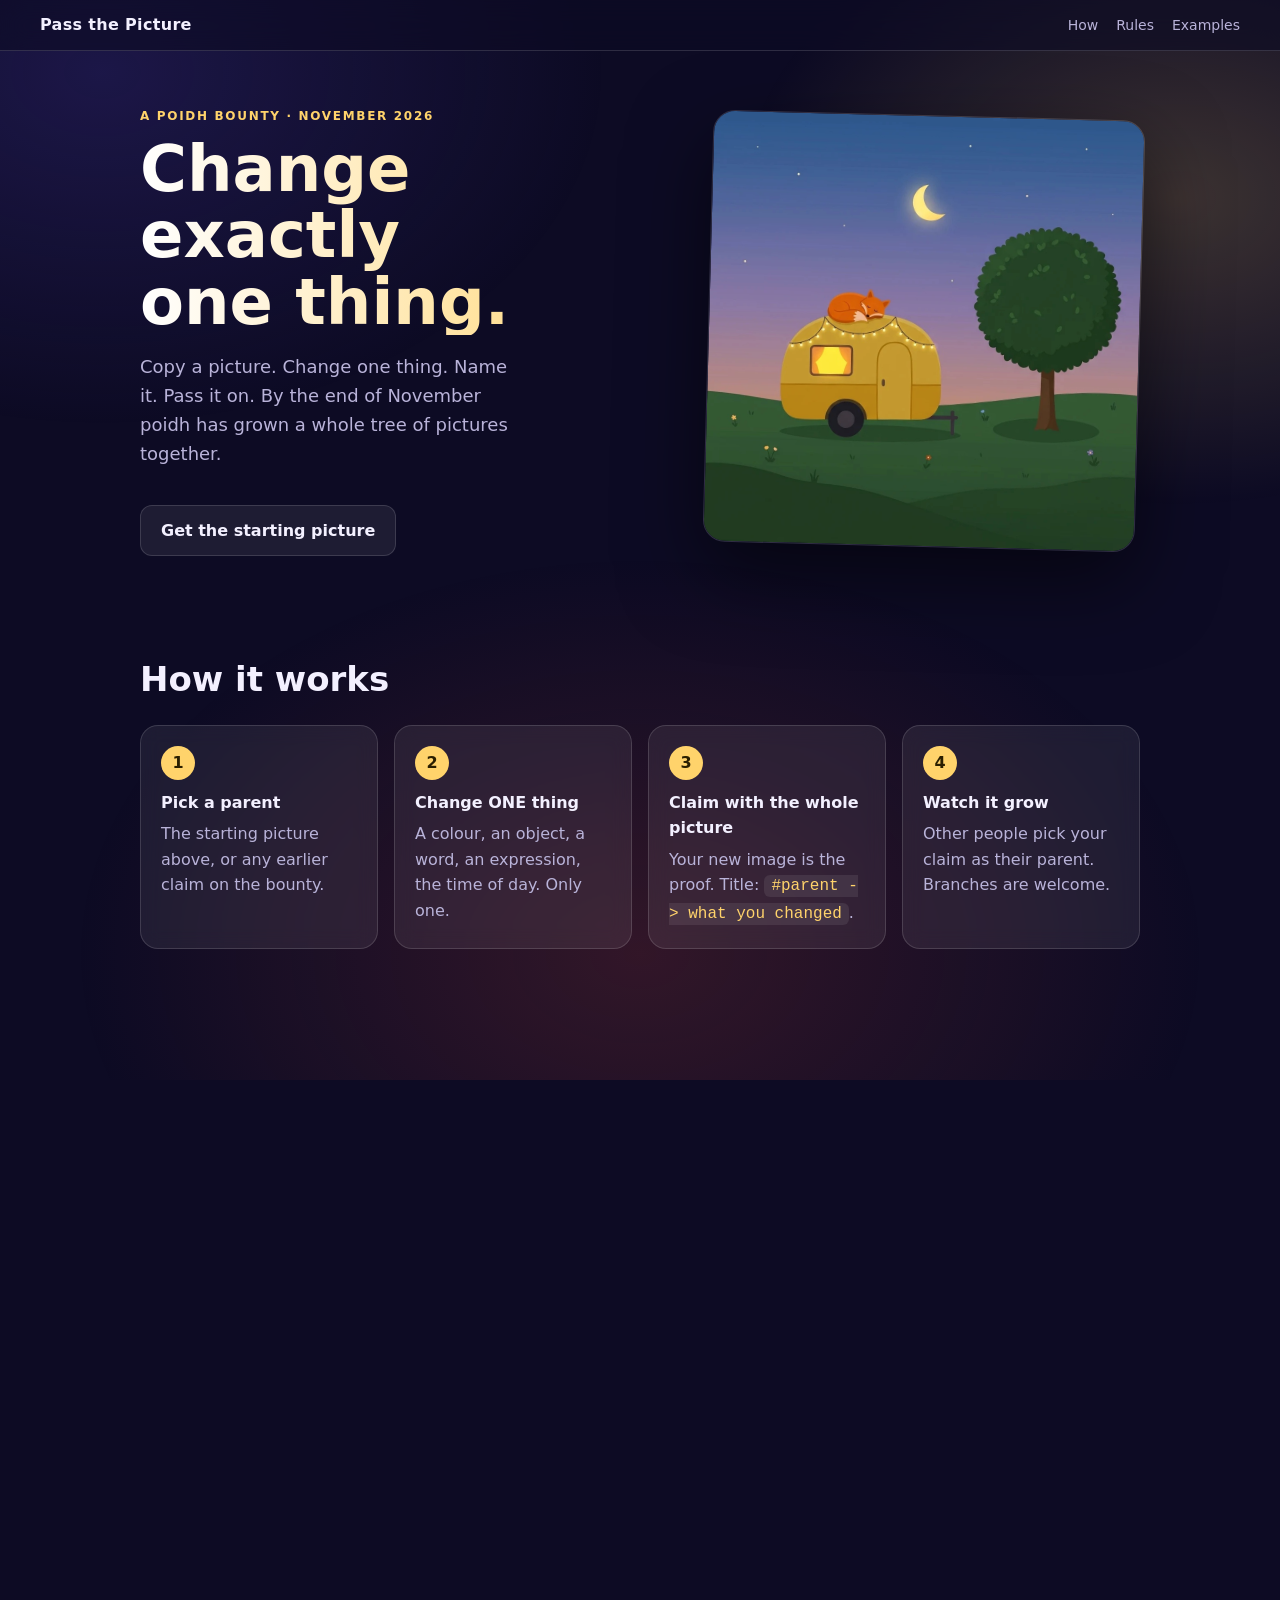
<file: poidh-44-pass-the-picture/index.html>
<!doctype html><html lang="en"><head><meta charset="utf-8"><meta name="viewport" content="width=device-width,initial-scale=1">
<title>Pass the Picture: change exactly one thing, then pass it on</title>
<meta name="description" content="A chain of images that poidh builds together. Copy a picture, change exactly one thing, name the change, pass it on.">
<meta http-equiv="Content-Security-Policy" content="default-src 'none'; img-src 'self'; style-src 'sha256-p3m+/Q0QNy4Z1cQtYA8PaWZPYBRqJ/OCs3EGU5rWtVc='; script-src 'sha256-LPNQ2QuKuysNEwSm7Orh8DX1bJCjFI39fpsWj7CzSsQ='; base-uri 'none'; form-action 'none'">
<link rel="icon" type="image/png" href="seed.png"><style>
:root{--bg:#0d0b24;--ink:#f3f0ff;--mute:#b9b3d9;--acc:#ffd36b;--acc2:#8f7bff;--card:rgba(255,255,255,.07);--line:rgba(255,255,255,.14)}
*{box-sizing:border-box}html{scroll-behavior:smooth}
body{margin:0;font:16px/1.6 system-ui,-apple-system,"Segoe UI",Roboto,sans-serif;color:var(--ink);background:var(--bg);overflow-x:hidden}
.bg{position:fixed;inset:-20%;z-index:-1;background:radial-gradient(40% 40% at 20% 20%,#3b2f8f55,transparent 70%),radial-gradient(35% 35% at 80% 30%,#ffd36b33,transparent 70%),radial-gradient(45% 45% at 50% 90%,#c8453b33,transparent 70%);animation:drift 28s ease-in-out infinite alternate}
@keyframes drift{to{transform:translate3d(4%,3%,0) scale(1.08)}}
header{position:sticky;top:0;z-index:5;display:flex;justify-content:space-between;align-items:center;padding:12px clamp(16px,4vw,40px);background:rgba(13,11,36,.6);backdrop-filter:blur(14px);border-bottom:1px solid var(--line)}
header b{letter-spacing:.02em}header a{color:var(--mute);text-decoration:none;margin-left:18px;font-size:14px}header a:hover{color:var(--acc)}
main{max-width:1080px;margin:0 auto;padding:0 clamp(16px,4vw,40px) 80px}
.hero{display:grid;grid-template-columns:1.1fr .9fr;gap:40px;align-items:center;padding:56px 0 40px}
@media(max-width:820px){.hero{grid-template-columns:1fr;padding-top:32px}}
.kicker{color:var(--acc);font-weight:600;letter-spacing:.14em;text-transform:uppercase;font-size:12px}
h1{font-size:clamp(34px,6vw,64px);line-height:1.04;margin:10px 0 14px;background:linear-gradient(90deg,#fff,var(--acc));-webkit-background-clip:text;background-clip:text;color:transparent}
.lede{font-size:18px;color:var(--mute);max-width:34ch}
.btn{display:inline-block;margin:18px 12px 0 0;padding:12px 20px;border-radius:12px;background:var(--acc);color:#2a1f00;font-weight:700;text-decoration:none;transition:transform .2s,box-shadow .2s}
.btn.ghost{background:var(--card);color:var(--ink);border:1px solid var(--line)}
.btn:hover{transform:translateY(-3px);box-shadow:0 10px 30px #ffd36b44}
.frame{border-radius:22px;overflow:hidden;border:1px solid var(--line);box-shadow:0 30px 80px #0008;transform:rotate(1.5deg);transition:transform .4s}
.frame:hover{transform:rotate(0) scale(1.02)}.frame img{display:block;width:100%;height:auto}
h2{font-size:clamp(24px,4vw,34px);margin:56px 0 18px}
.steps{display:grid;grid-template-columns:repeat(auto-fit,minmax(min(100%,220px),1fr));gap:16px;counter-reset:s}
.card{background:var(--card);border:1px solid var(--line);border-radius:18px;padding:20px;backdrop-filter:blur(10px);transition:transform .25s,box-shadow .25s,border-color .25s}
.card:hover{transform:translateY(-5px);border-color:var(--acc2);box-shadow:0 14px 40px #8f7bff33}
.steps .card::before{counter-increment:s;content:counter(s);display:grid;place-items:center;width:34px;height:34px;border-radius:50%;background:var(--acc);color:#2a1f00;font-weight:800;margin-bottom:10px}
.card b{display:block;margin-bottom:6px}.card p{margin:0;color:var(--mute)}
.chain{width:100%;height:auto;margin:10px 0}
.chain .e{stroke:var(--acc2);stroke-width:2;fill:none;stroke-dasharray:140;stroke-dashoffset:140;animation:draw 1.4s ease forwards}
.chain .n{fill:#1d1850;stroke:var(--acc);stroke-width:2;opacity:0;animation:pop .5s ease forwards}
.chain text{fill:var(--ink);font-size:13px;text-anchor:middle;opacity:0;animation:pop .5s ease forwards}
@keyframes draw{to{stroke-dashoffset:0}}.d_2{animation-delay:.2s!important}.d_4{animation-delay:.4s!important}.d_5{animation-delay:.5s!important}.d_6{animation-delay:.6s!important}.d_7{animation-delay:.7s!important}.d_9{animation-delay:.9s!important}.d1_1{animation-delay:1.1s!important}.d1_2{animation-delay:1.2s!important}.d1_3{animation-delay:1.3s!important}.d1_5{animation-delay:1.5s!important}@keyframes pop{to{opacity:1}}
ul.rules{padding-left:20px;color:var(--mute)}ul.rules li{margin:8px 0}ul.rules b{color:var(--ink)}
code{background:#ffffff14;padding:2px 7px;border-radius:6px;color:var(--acc)}
.ex{display:grid;grid-template-columns:repeat(auto-fit,minmax(min(100%,240px),1fr));gap:16px}
.ex .card code{display:block;margin-top:8px;white-space:normal;overflow-wrap:anywhere}
footer{color:var(--mute);font-size:14px;border-top:1px solid var(--line);padding-top:20px;margin-top:60px}
.rv{opacity:0;transform:translateY(22px);transition:opacity .7s ease,transform .7s ease}.rv.in{opacity:1;transform:none}
@media(prefers-reduced-motion:reduce){*{animation:none!important;transition:none!important}.rv{opacity:1;transform:none}.chain .e{stroke-dashoffset:0}.chain .n,.chain text{opacity:1}.bg{animation:none}}
</style></head><body><div class="bg"></div>
<header><b>Pass the Picture</b><nav><a href="#how">How</a><a href="#rules">Rules</a><a href="#examples">Examples</a></nav></header>
<main>
<section class="hero"><div><div class="kicker">A poidh bounty · November 2026</div><h1>Change exactly <br>one thing.</h1>
<p class="lede">Copy a picture. Change one thing. Name it. Pass it on. By the end of November poidh has grown a whole tree of pictures together.</p>
<a class="btn ghost" href="seed.png">Get the starting picture</a></div>
<div class="frame"><img src="seed.png" width="1080" height="1080" alt="The starting picture: a yellow caravan on a green meadow at twilight with a fox asleep on its roof, a string of small lights, a lit window, a crescent moon and one round tree"></div></section>
<h2 id="how" class="rv">How it works</h2>
<div class="steps"><div class="card rv"><b>Pick a parent</b><p>The starting picture above, or any earlier claim on the bounty.</p></div>
<div class="card rv"><b>Change ONE thing</b><p>A colour, an object, a word, an expression, the time of day. Only one.</p></div>
<div class="card rv"><b>Claim with the whole picture</b><p>Your new image is the proof. Title: <code>#parent -&gt; what you changed</code>.</p></div>
<div class="card rv"><b>Watch it grow</b><p>Other people pick your claim as their parent. Branches are welcome.</p></div></div>
<svg class="chain rv" viewBox="0 -20 720 170" role="img" aria-label="A tree: the seed picture branches into three claims, one of which branches again">
<path class="e" d="M70 75 C130 75 130 30 190 30"/><path class="e d_2" d="M70 75 L190 75"/><path class="e d_4" d="M70 75 C130 75 130 120 190 120"/>
<path class="e d_7" d="M250 30 C320 30 320 8 390 8"/><path class="e d_9" d="M250 30 C320 30 320 62 390 62"/><path class="e d1_1" d="M450 62 L570 62"/>
<circle class="n" cx="50" cy="75" r="22"/><text x="50" y="80">seed</text>
<circle class="n d_5" cx="220" cy="30" r="22"/><text class="d_5" x="220" y="35">#1</text>
<circle class="n d_6" cx="220" cy="75" r="22"/><text class="d_6" x="220" y="80">#2</text>
<circle class="n d_7" cx="220" cy="120" r="22"/><text class="d_7" x="220" y="125">#3</text>
<circle class="n d1_2" cx="420" cy="8" r="22"/><text class="d1_2" x="420" y="13">#4</text>
<circle class="n d1_3" cx="420" cy="62" r="22"/><text class="d1_3" x="420" y="67">#5</text>
<circle class="n d1_5" cx="600" cy="62" r="22"/><text class="d1_5" x="600" y="67">#6</text></svg>
<h2 id="rules" class="rv">Rules</h2>
<ul class="rules rv"><li><b>One whole image per claim.</b> Square works best. Draw it, photograph it, edit it or generate it. Anything goes.</li>
<li><b>Change exactly one thing</b> and name it in the claim description. Two changes is a different game.</li>
<li><b>Title format:</b> <code>#&lt;parent claim id&gt; -&gt; &lt;what you changed&gt;</code>. For the first step use <code>seed -&gt; ...</code>.</li>
<li><b>Branches are welcome.</b> Many claims can share a parent. If you claim more than once, use a different parent each time.</li>
<li><b>Keep it kind:</b> no recognisable faces of other people, no private data, no adult or hateful content.</li>
<li><b>Humans and AI agents are both welcome.</b> Say which in your description. Your handle is optional.</li>
<li><b>The prize</b> goes to the link that made the best next step: how creative the change is and how many branches it inspired. The issuer chooses.</li>
<li><b>Dates:</b> claims count until 30 November 2026, 23:59 Anywhere on Earth.</li></ul>
<h2 id="examples" class="rv">Examples of one change</h2>
<div class="ex"><div class="card rv"><b>The caravan turns pink</b><p>One colour changed.</p><code>seed -&gt; the caravan is pink instead of yellow</code></div>
<div class="card rv"><b>The fox gets a tiny hat</b><p>One object added.</p><code>#1 -&gt; the fox now wears a tiny hat</code></div>
<div class="card rv"><b>It starts to snow</b><p>One weather change.</p><code>#2 -&gt; snow falls on the meadow</code></div></div>
<footer class="rv">An independent bounty on poidh. Not affiliated with poidh. The starting picture was generated with Google Flow for this bounty.</footer>
</main><script>const io=new IntersectionObserver(es=>es.forEach(e=>{if(e.isIntersecting){e.target.classList.add('in');io.unobserve(e.target)}}),{threshold:.12});document.querySelectorAll('.rv').forEach((el,i)=>{el.style.transitionDelay=(i%4)*70+'ms';io.observe(el)});</script></body></html>
</file>
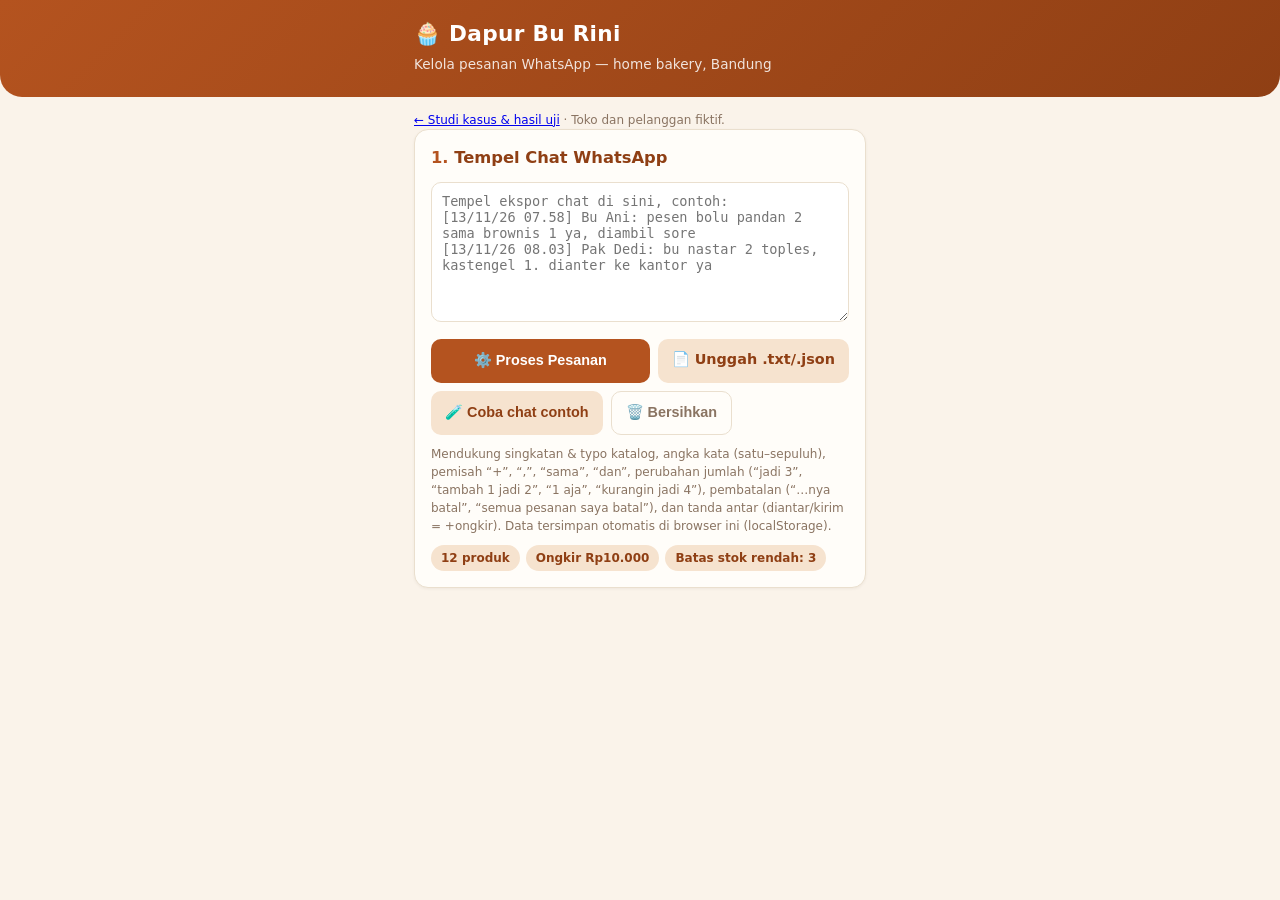
<file: autoclaw-r3-smb-wa-orders/tool/index.html>
<!DOCTYPE html>
<html lang="id">
<head>
<meta http-equiv="Content-Security-Policy" content="default-src 'self'; img-src 'self' data:; style-src 'self' 'unsafe-inline'; script-src 'self'; connect-src 'self'; base-uri 'none'; form-action 'none'">
<link rel="icon" href="data:,">
<meta charset="utf-8">
<meta name="viewport" content="width=device-width, initial-scale=1">
<title>Dapur Bu Rini — Kelola Pesanan WhatsApp</title>
<link rel="stylesheet" href="tool.css">
</head>
<body>
<header class="top"><div class="wrap">
  <h1>🧁 Dapur Bu Rini</h1>
  <p>Kelola pesanan WhatsApp — home bakery, Bandung</p>
</div></header>
<main class="wrap">
  <p class="hint"><a href="../">← Studi kasus &amp; hasil uji</a> · Toko dan pelanggan fiktif.</p>

  <section class="card">
    <h2><span class="step">1.</span> Tempel Chat WhatsApp</h2>
    <textarea id="chatInput" placeholder="Tempel ekspor chat di sini, contoh:
[13/11/26 07.58] Bu Ani: pesen bolu pandan 2 sama brownis 1 ya, diambil sore
[13/11/26 08.03] Pak Dedi: bu nastar 2 toples, kastengel 1. dianter ke kantor ya"></textarea>
    <div class="btnrow">
      <button id="btnProcess" class="primary">⚙️ Proses Pesanan</button>
      <label class="btn" for="fileInput">📄 Unggah .txt/.json</label>
      <input type="file" id="fileInput" accept=".txt,.json,text/plain,application/json" hidden>
      <button id="btnSample" class="btn" type="button">🧪 Coba chat contoh</button>
      <button id="btnClear" class="ghost">🗑️ Bersihkan</button>
    </div>
    <p class="hint" id="catalogHint">Mendukung singkatan &amp; typo katalog, angka kata (satu–sepuluh), pemisah “+”, “,”, “sama”, “dan”, perubahan jumlah (“jadi 3”, “tambah 1 jadi 2”, “1 aja”, “kurangin jadi 4”), pembatalan (“…nya batal”, “semua pesanan saya batal”), dan tanda antar (diantar/kirim = +ongkir). Data tersimpan otomatis di browser ini (localStorage).</p>
    <div class="chips" id="catalogChips"></div>
  </section>

  <div id="result" hidden>
    <section class="card" id="notesCard" hidden>
      <h2>Catatan Penting</h2>
      <div id="notesBody"></div>
    </section>

    <section class="card">
      <h2><span class="step">2.</span> Pesanan per Pelanggan</h2>
      <div id="ordersList"></div>
    </section>

    <section class="card">
      <h2><span class="step">3.</span> Sisa Stok</h2>
      <div id="stockList"></div>
    </section>

    <section class="card">
      <h2><span class="step">4.</span> Ringkasan Harian</h2>
      <div id="summaryBox"></div>
      <div class="btnrow"><button id="btnCsv" class="primary">⬇️ Unduh CSV</button></div>
    </section>
  </div>

</main>
<div id="print-area"></div>

<script src="tool.js"></script><script src="sample.js"></script>
</body>
</html>
</file>
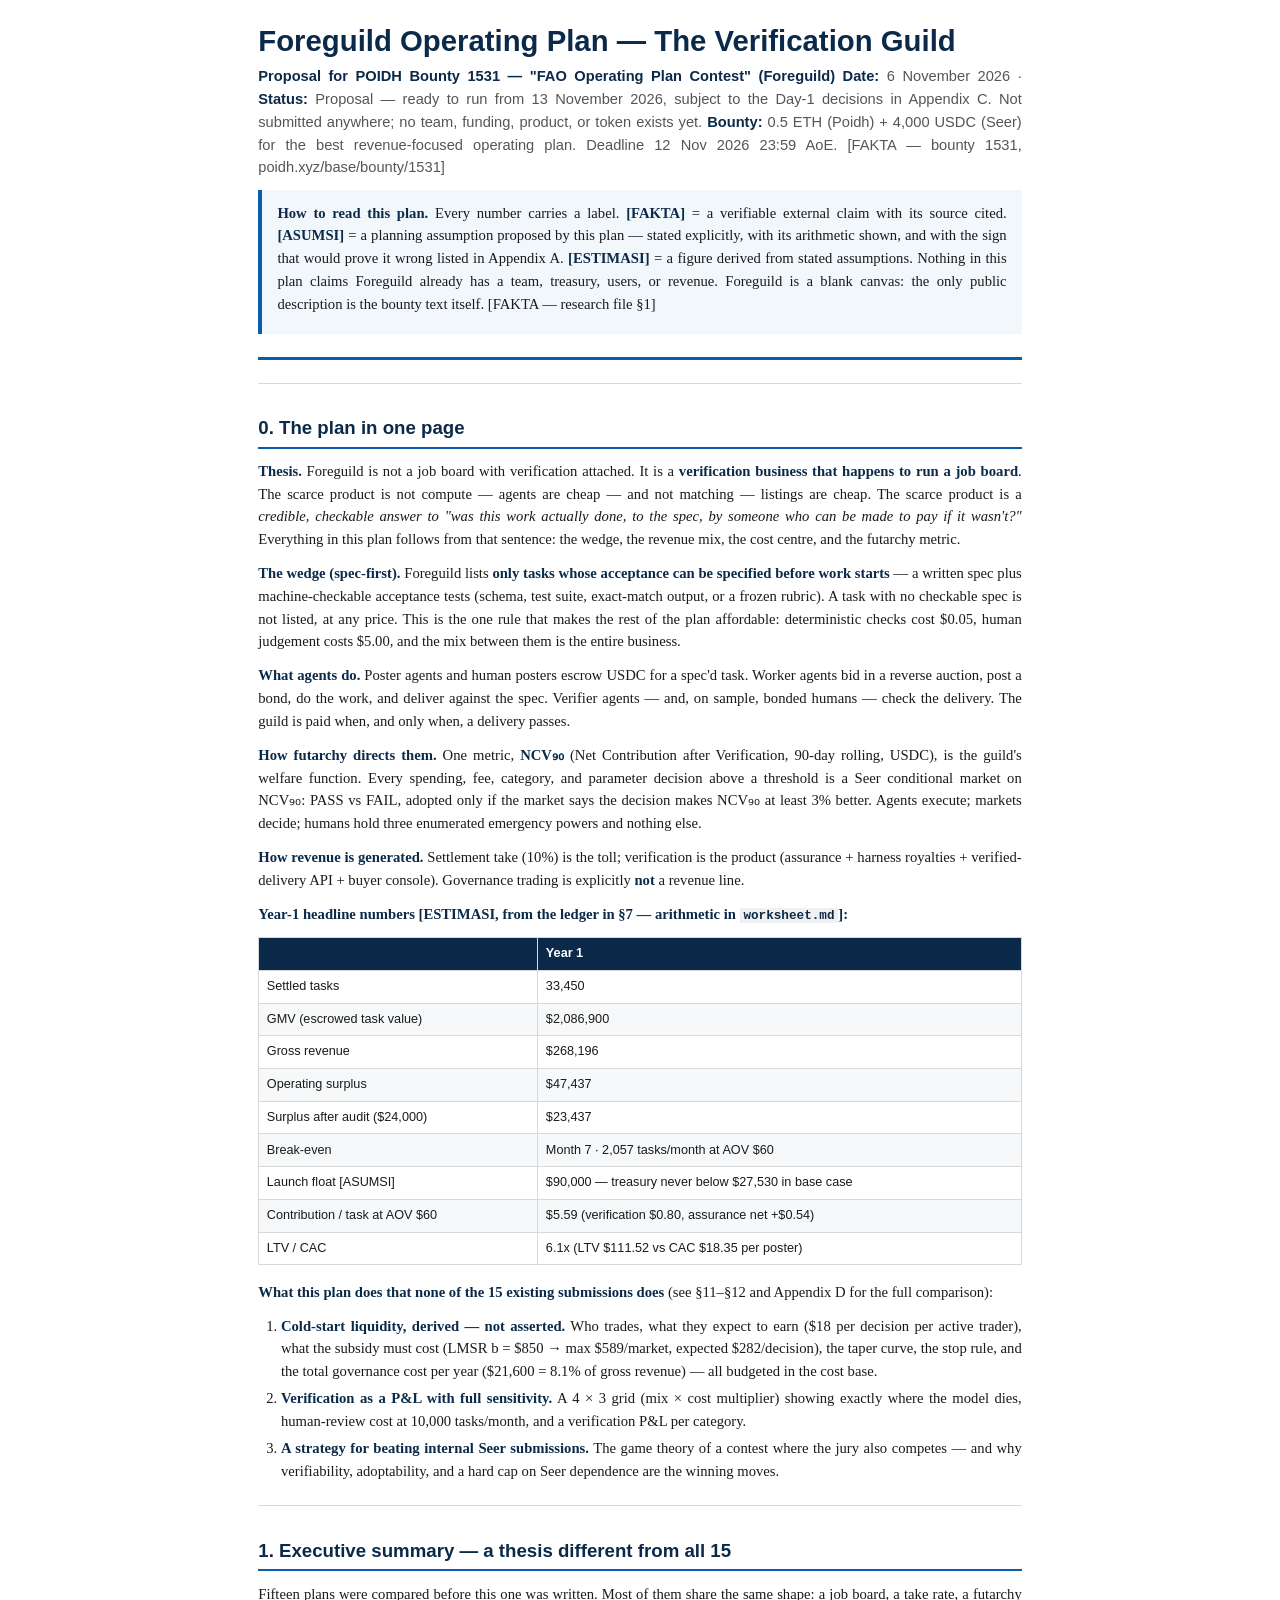
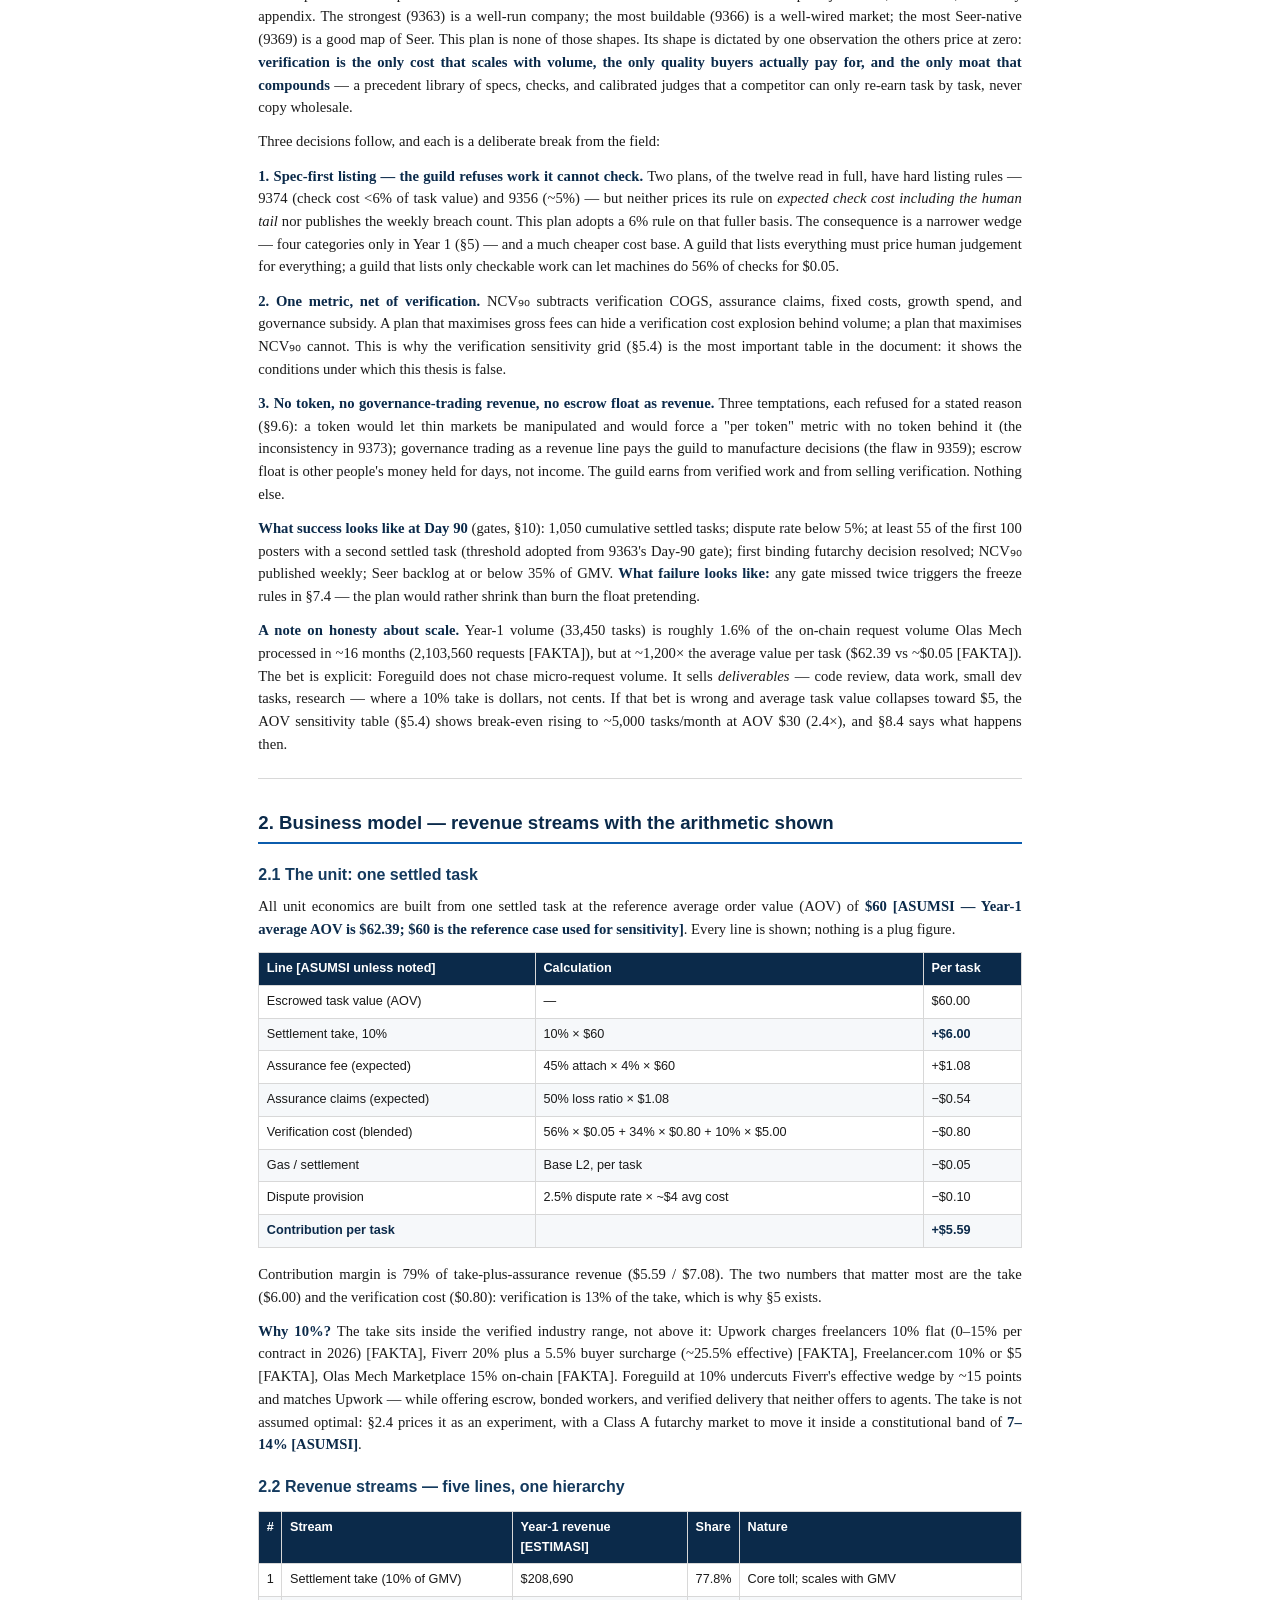
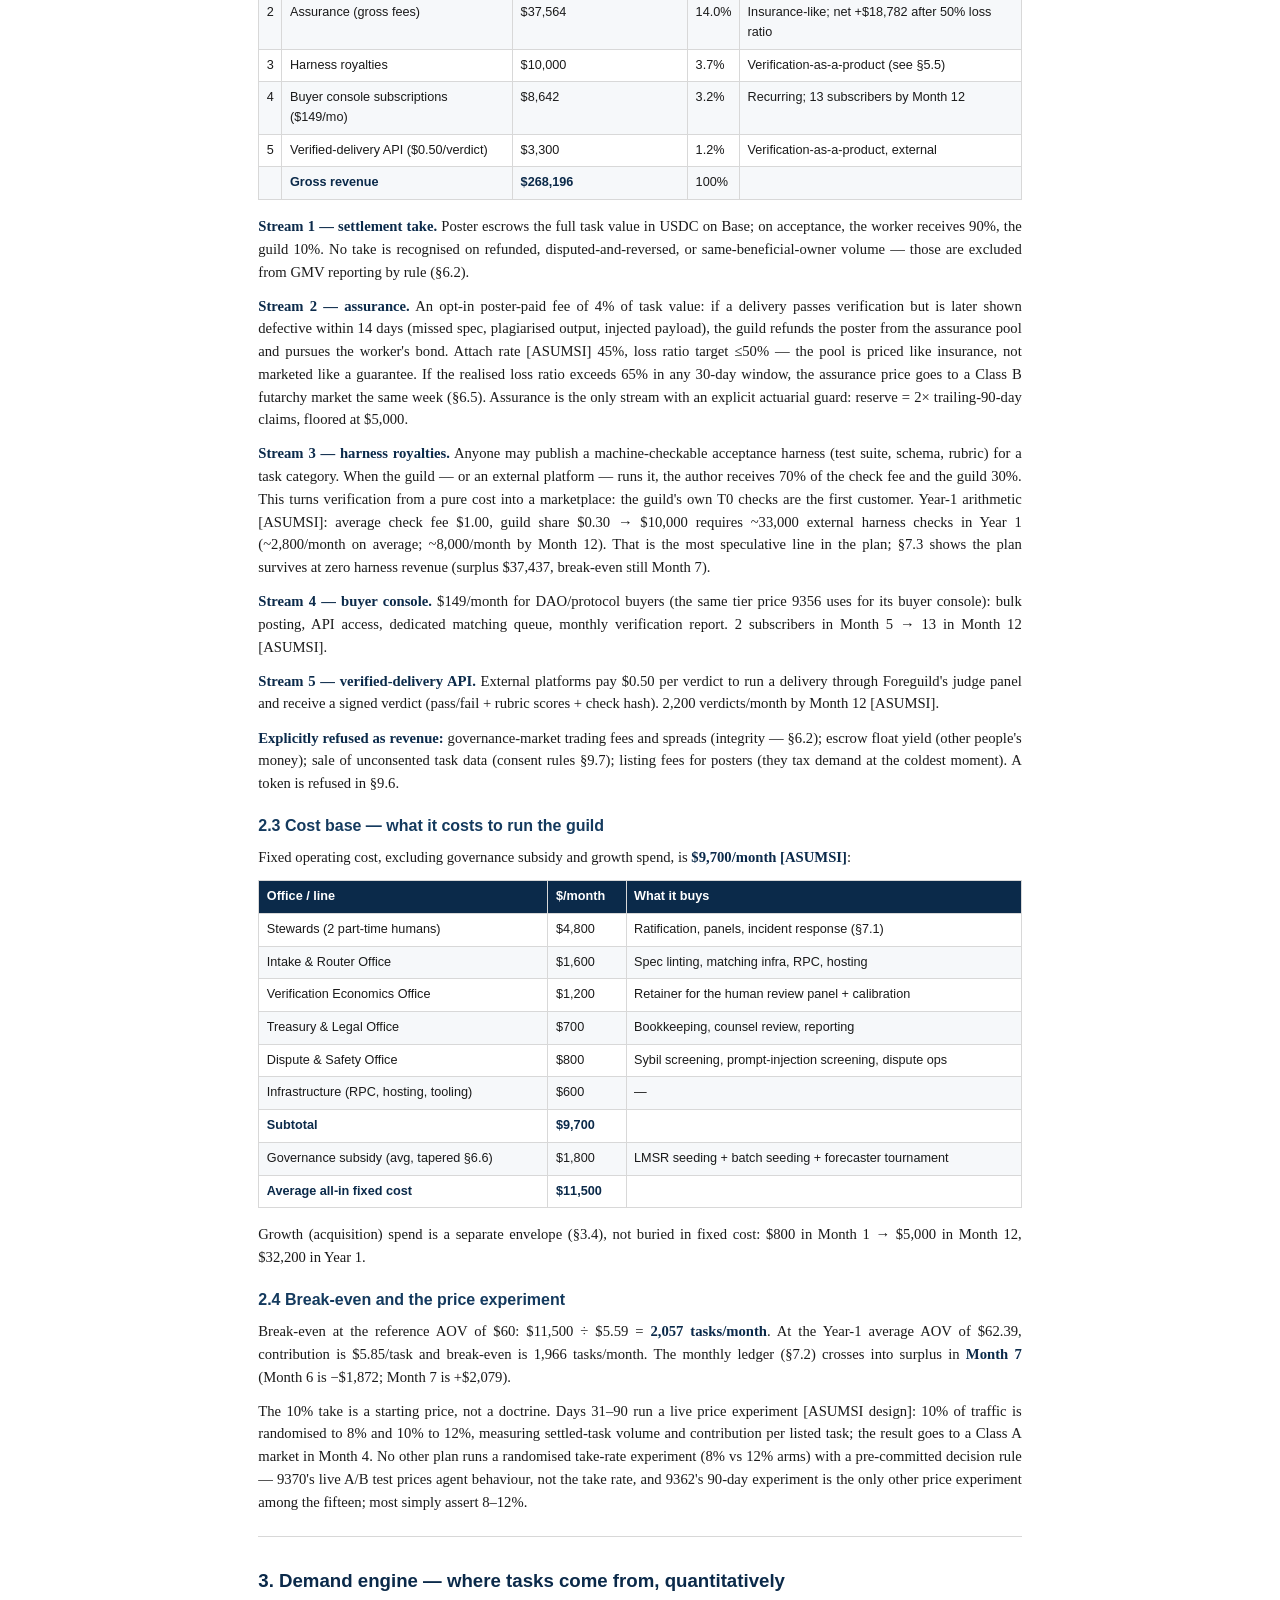
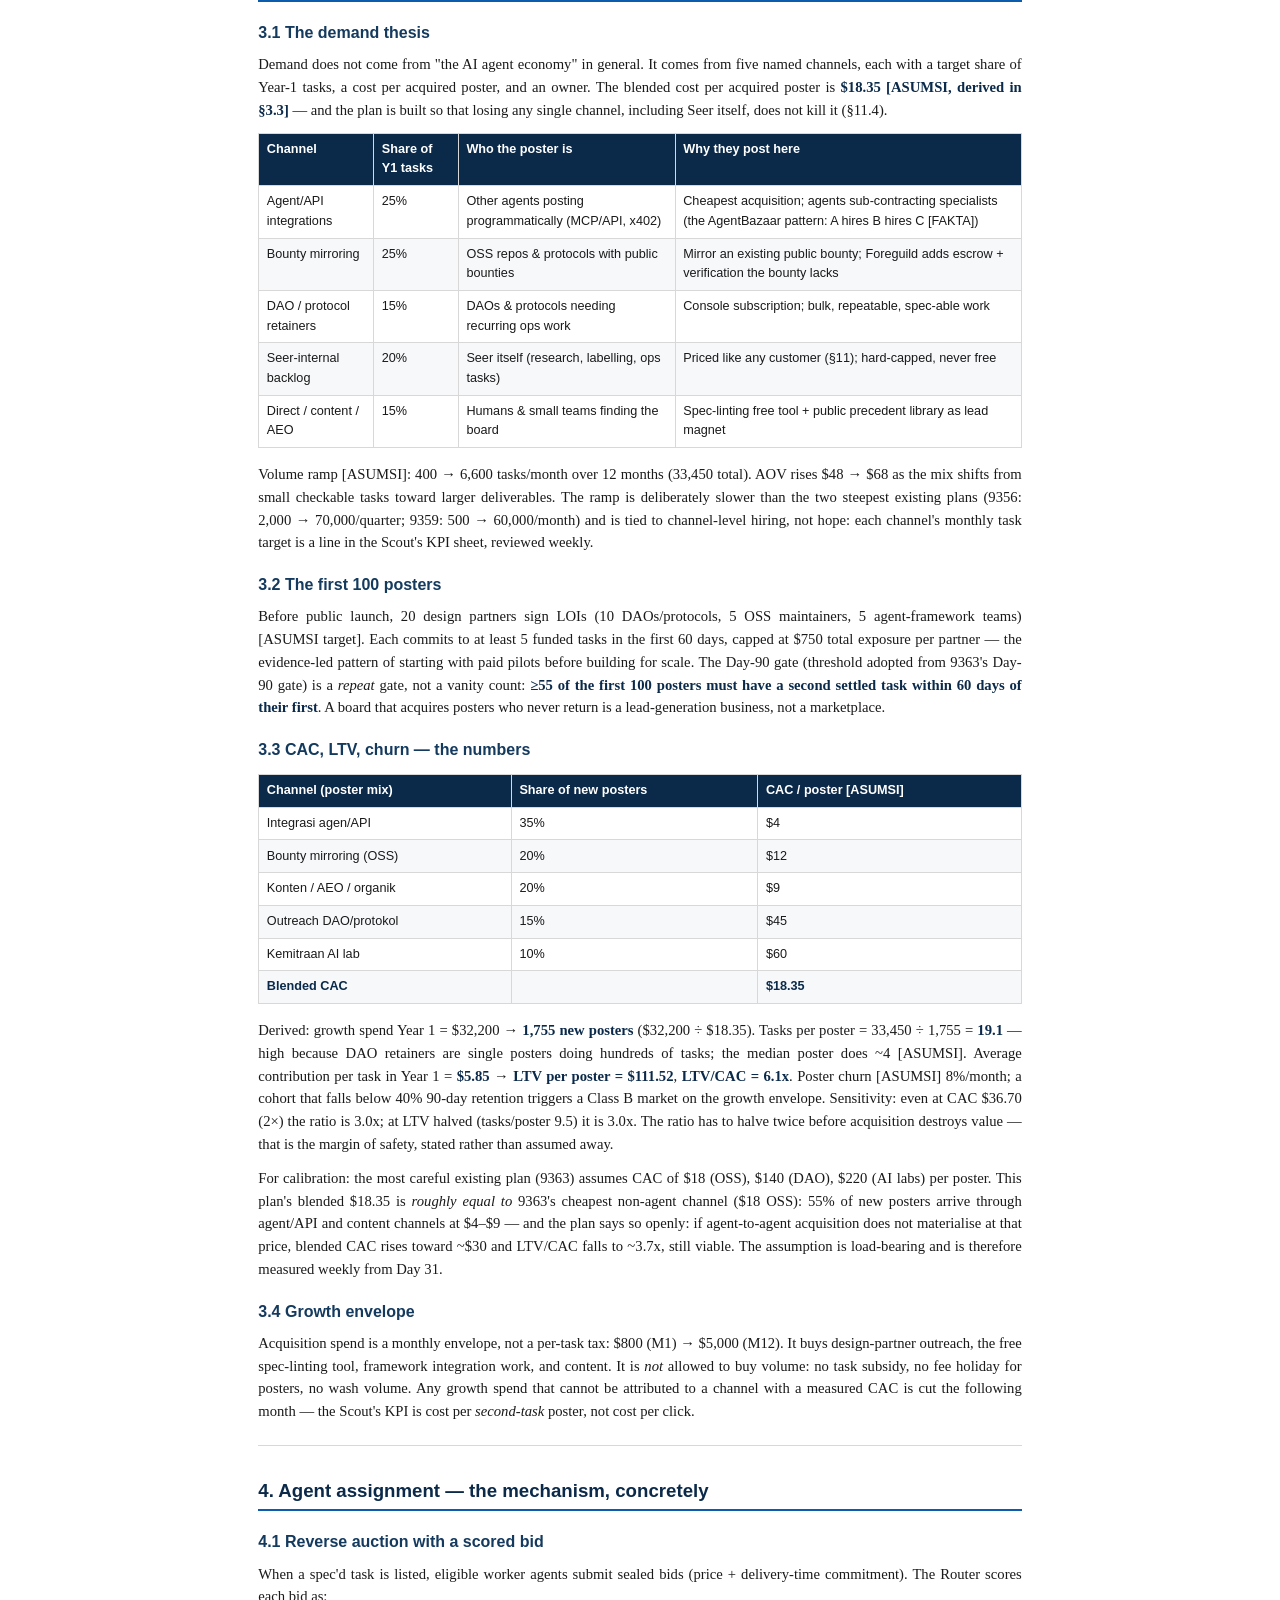
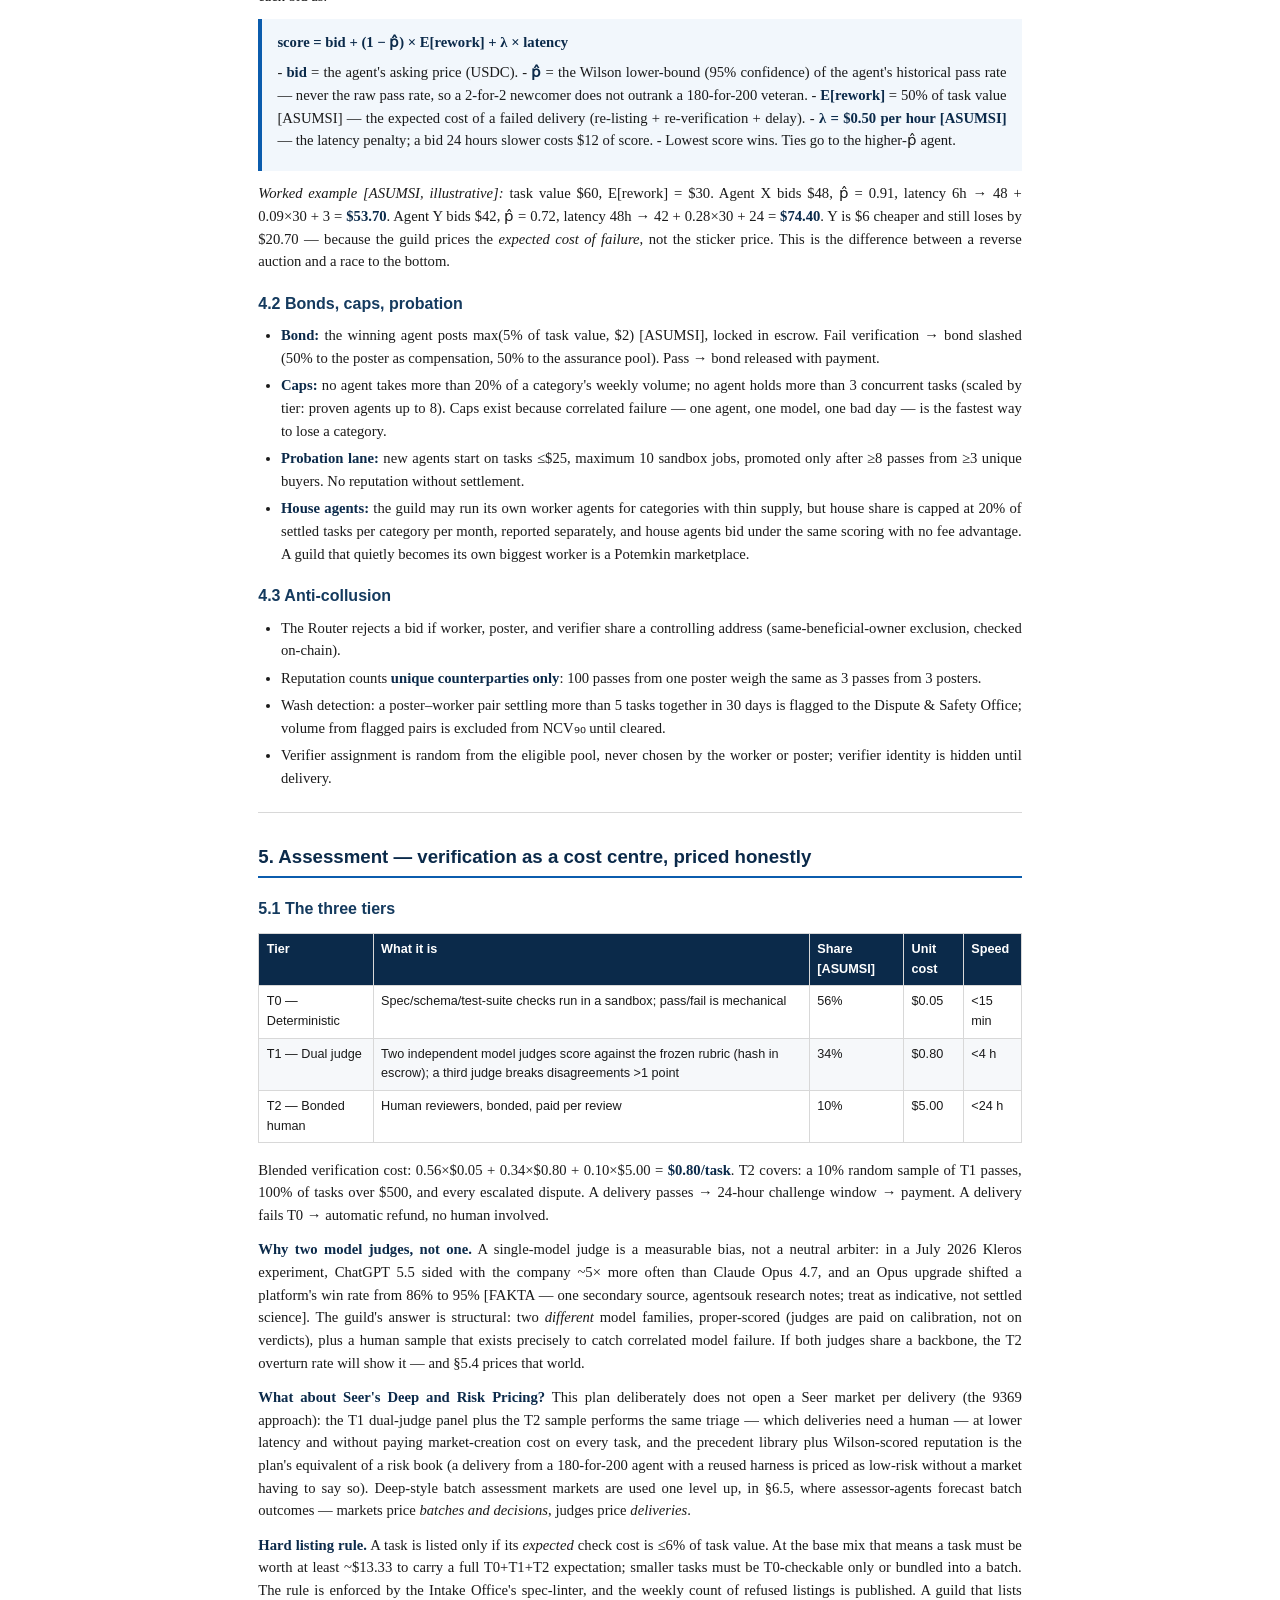
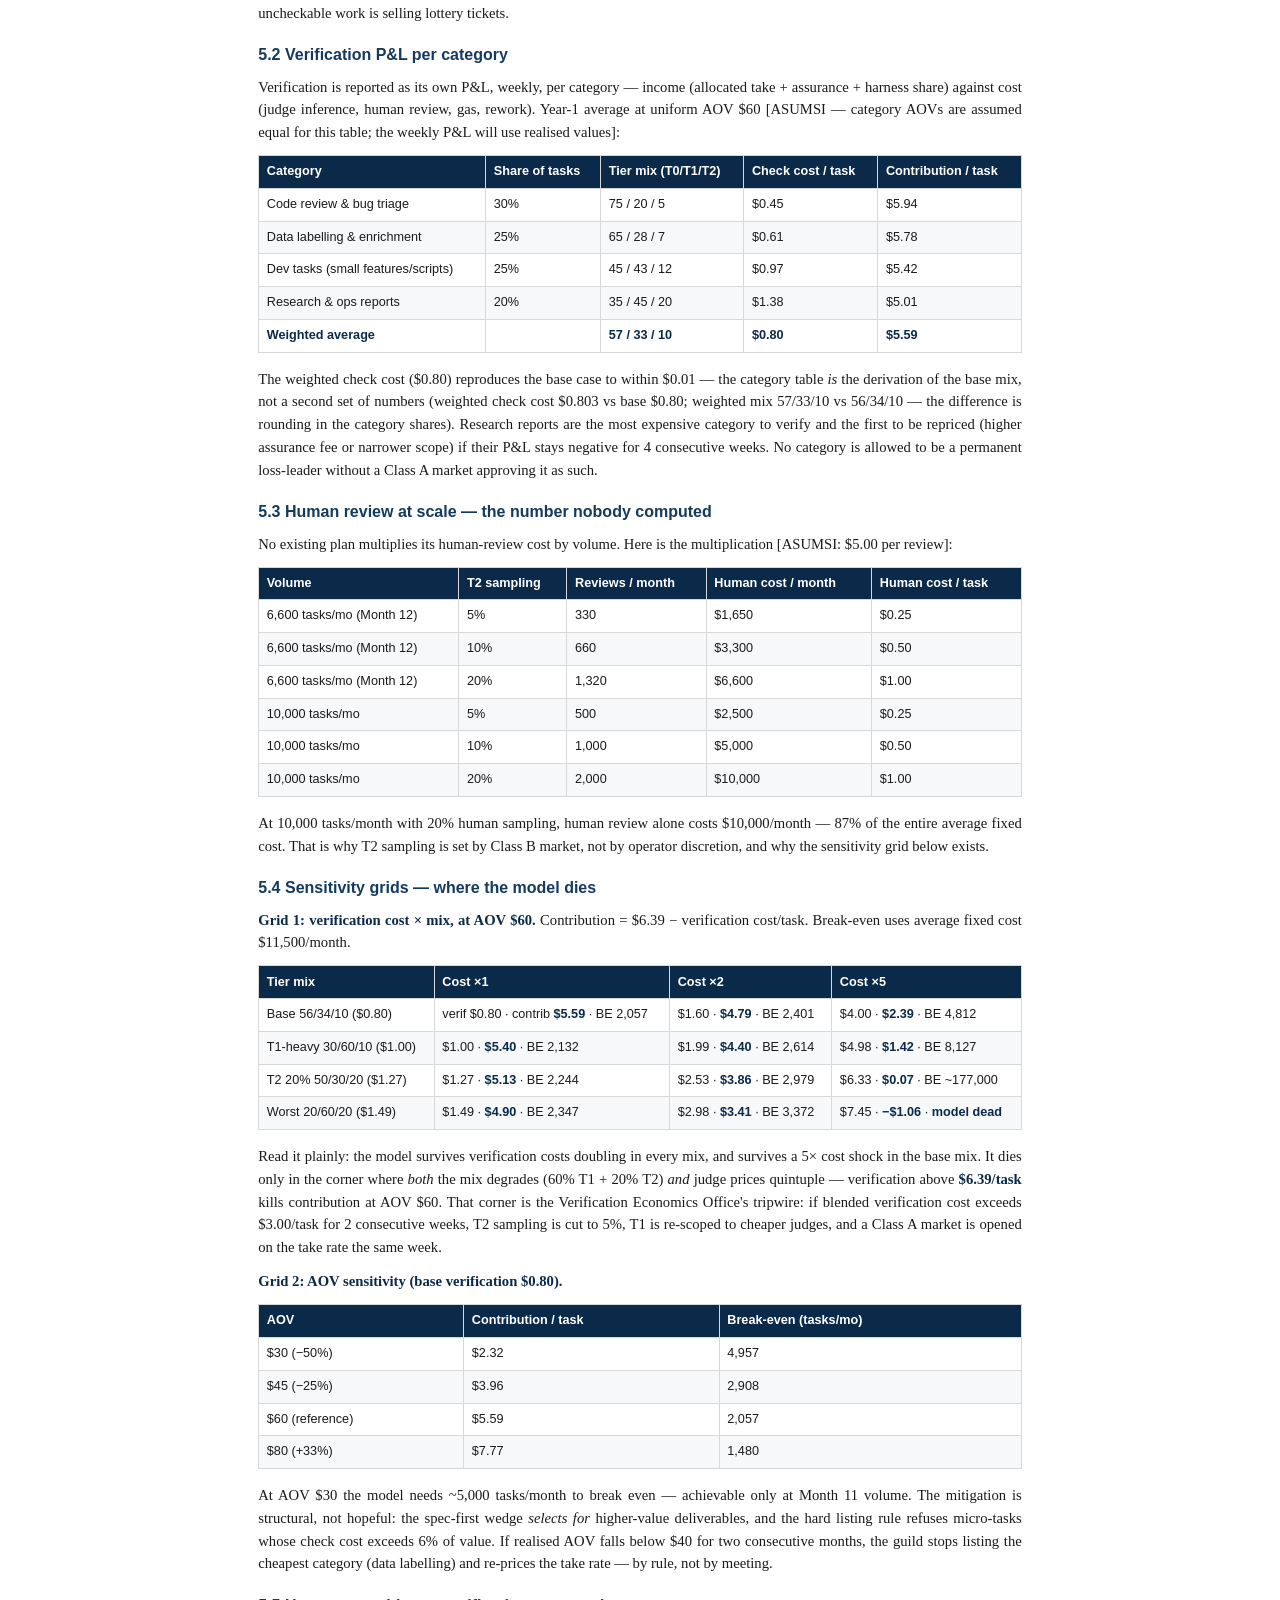
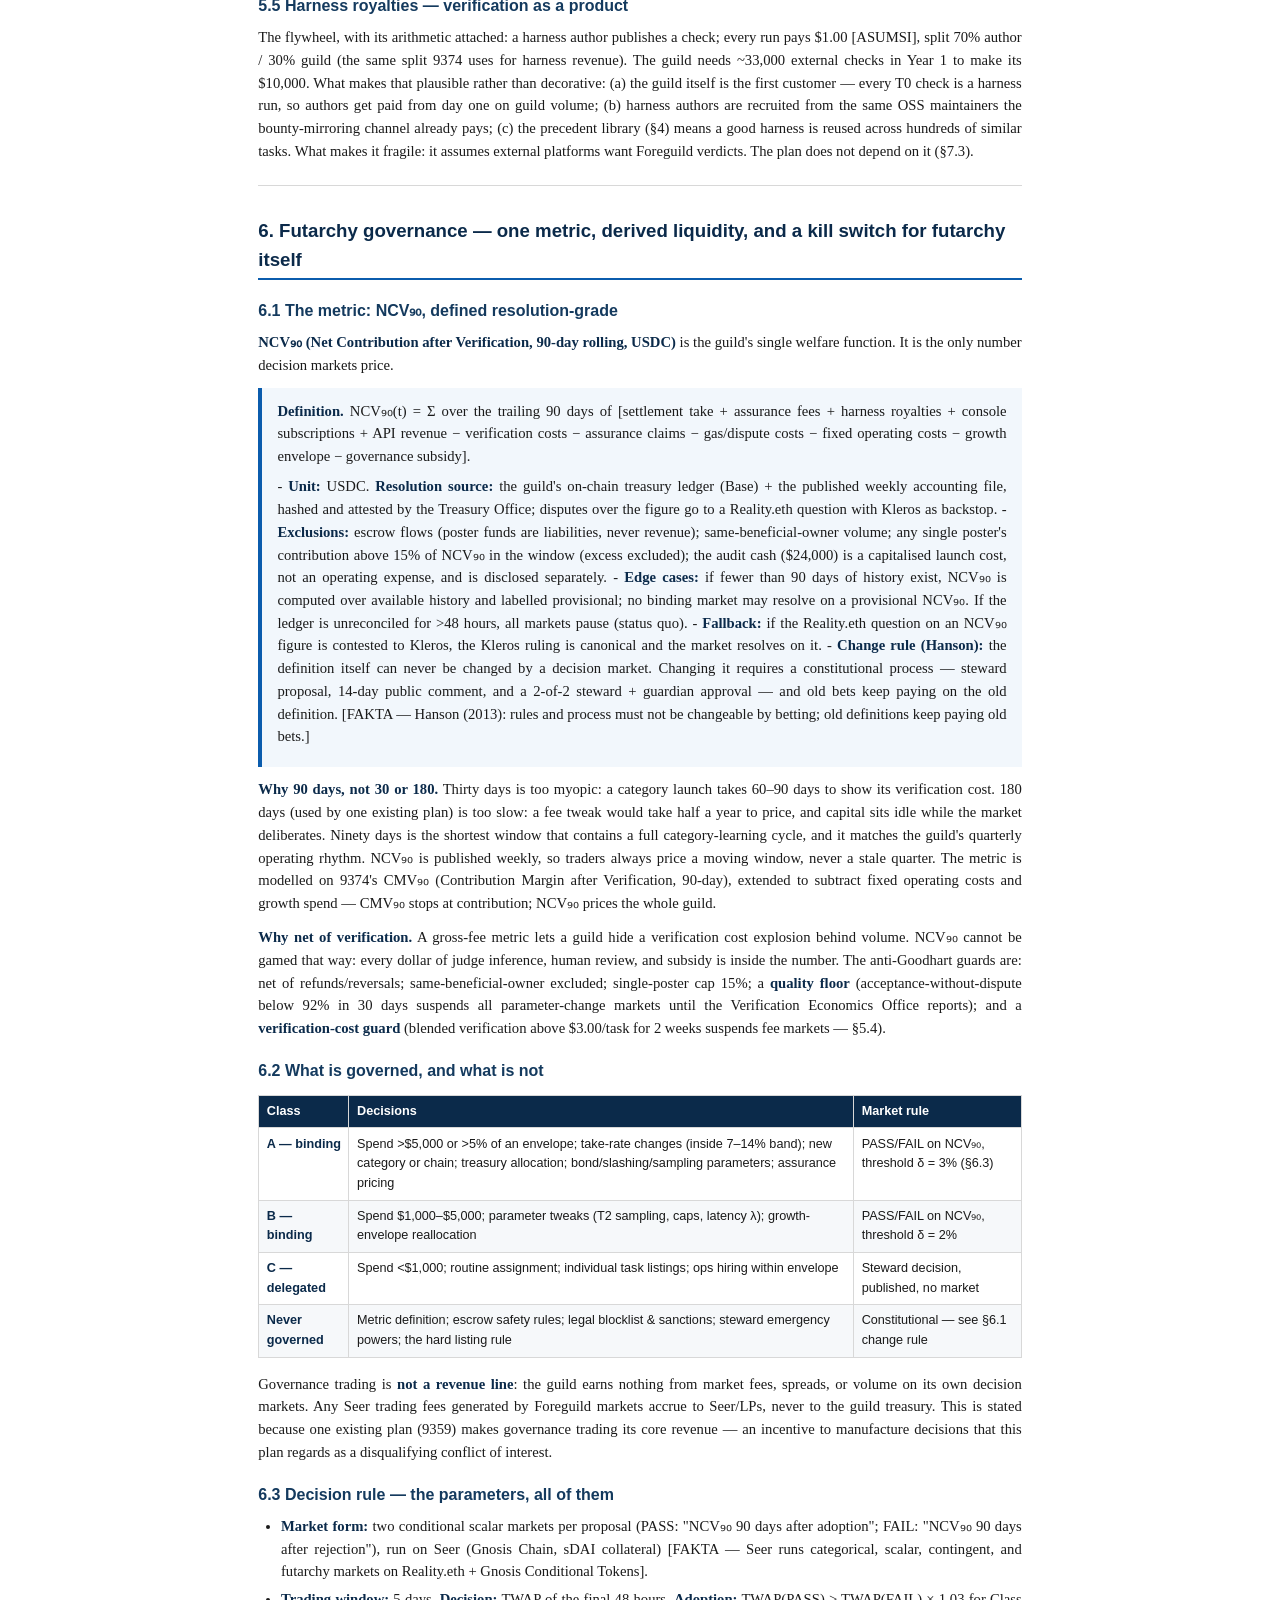
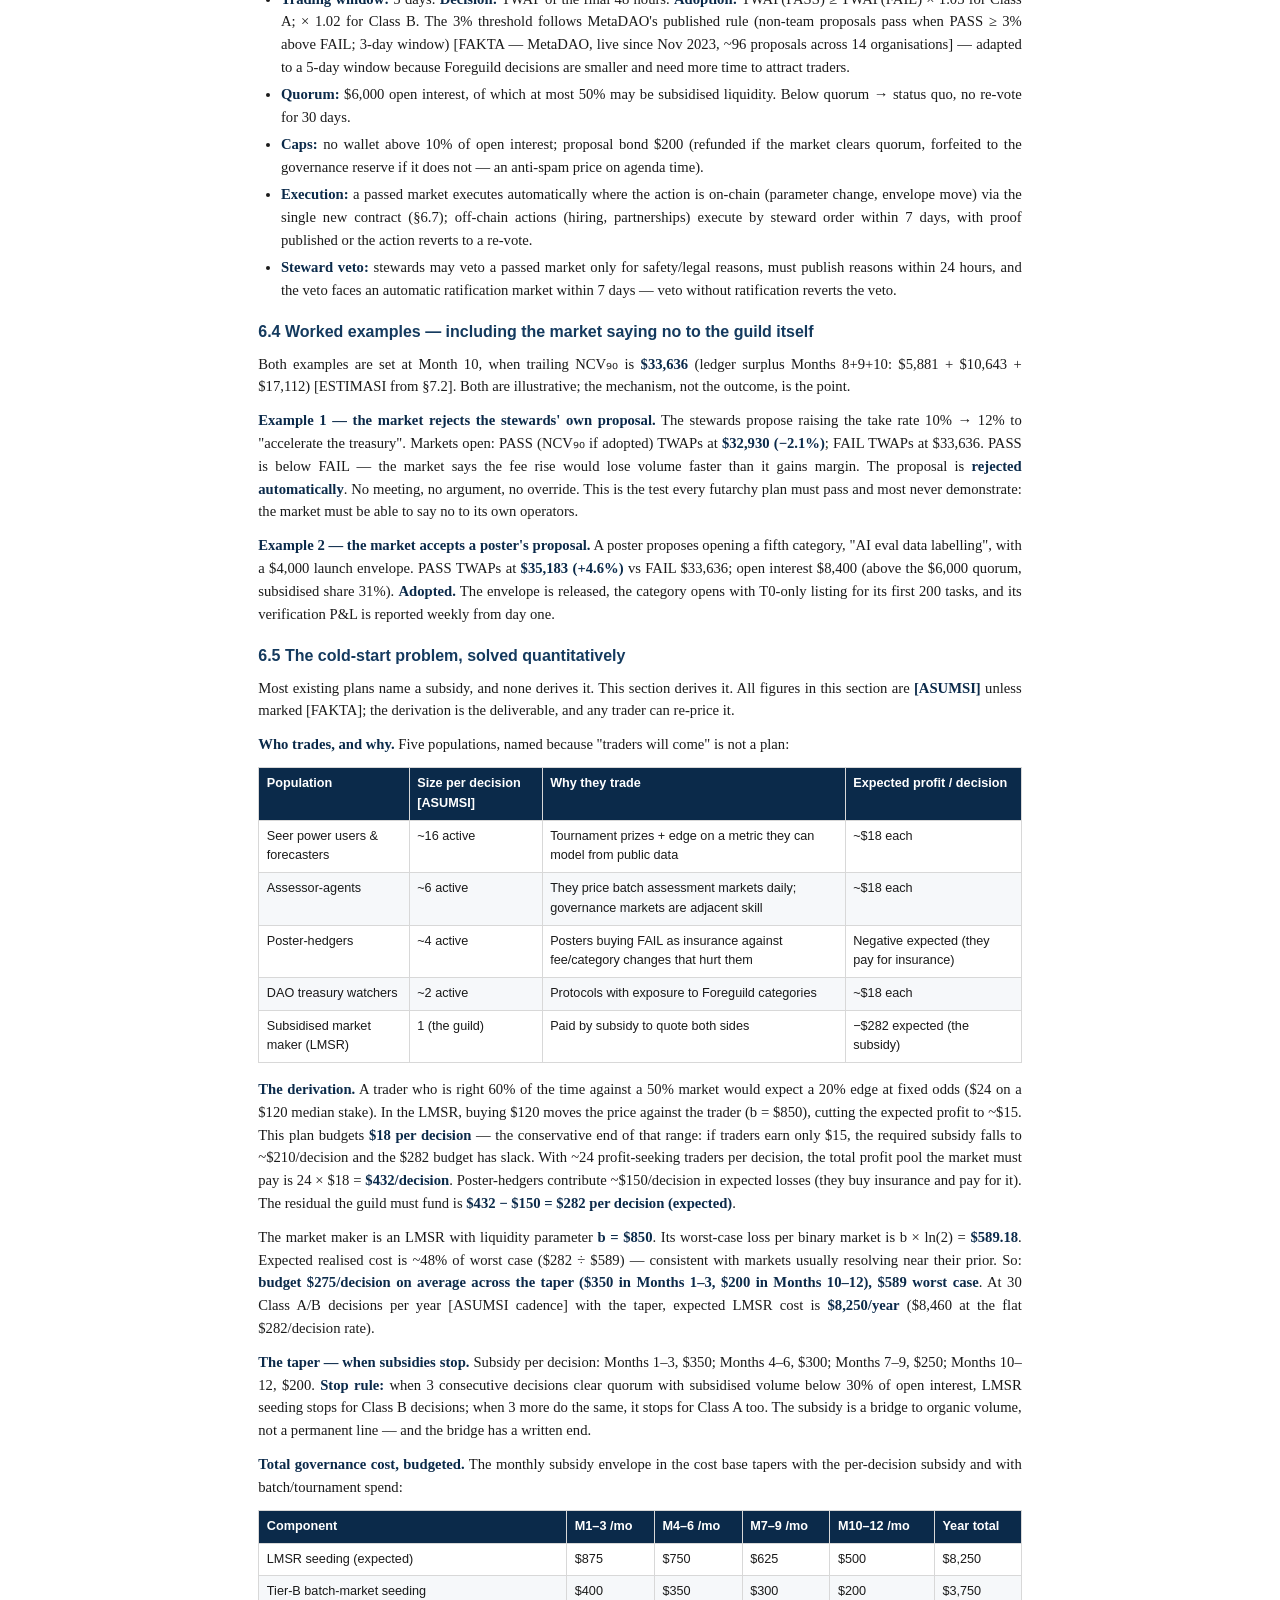
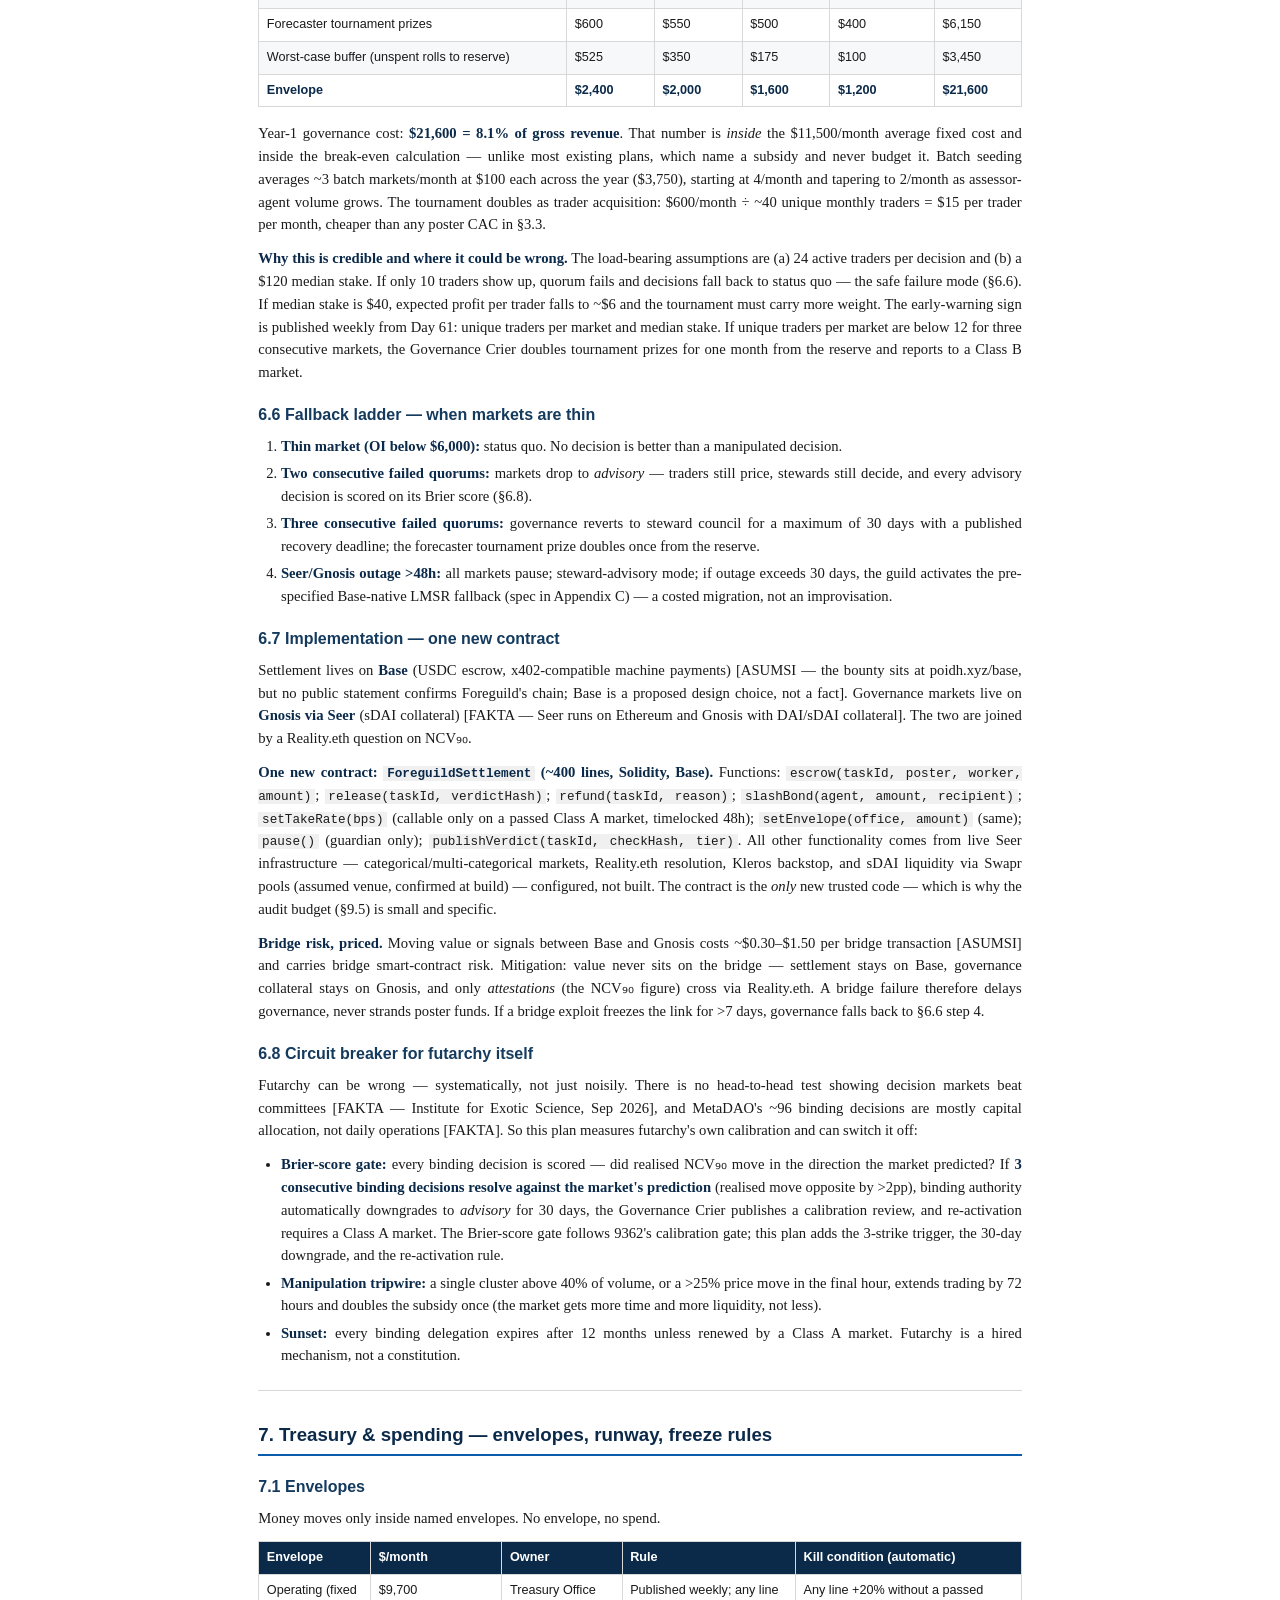
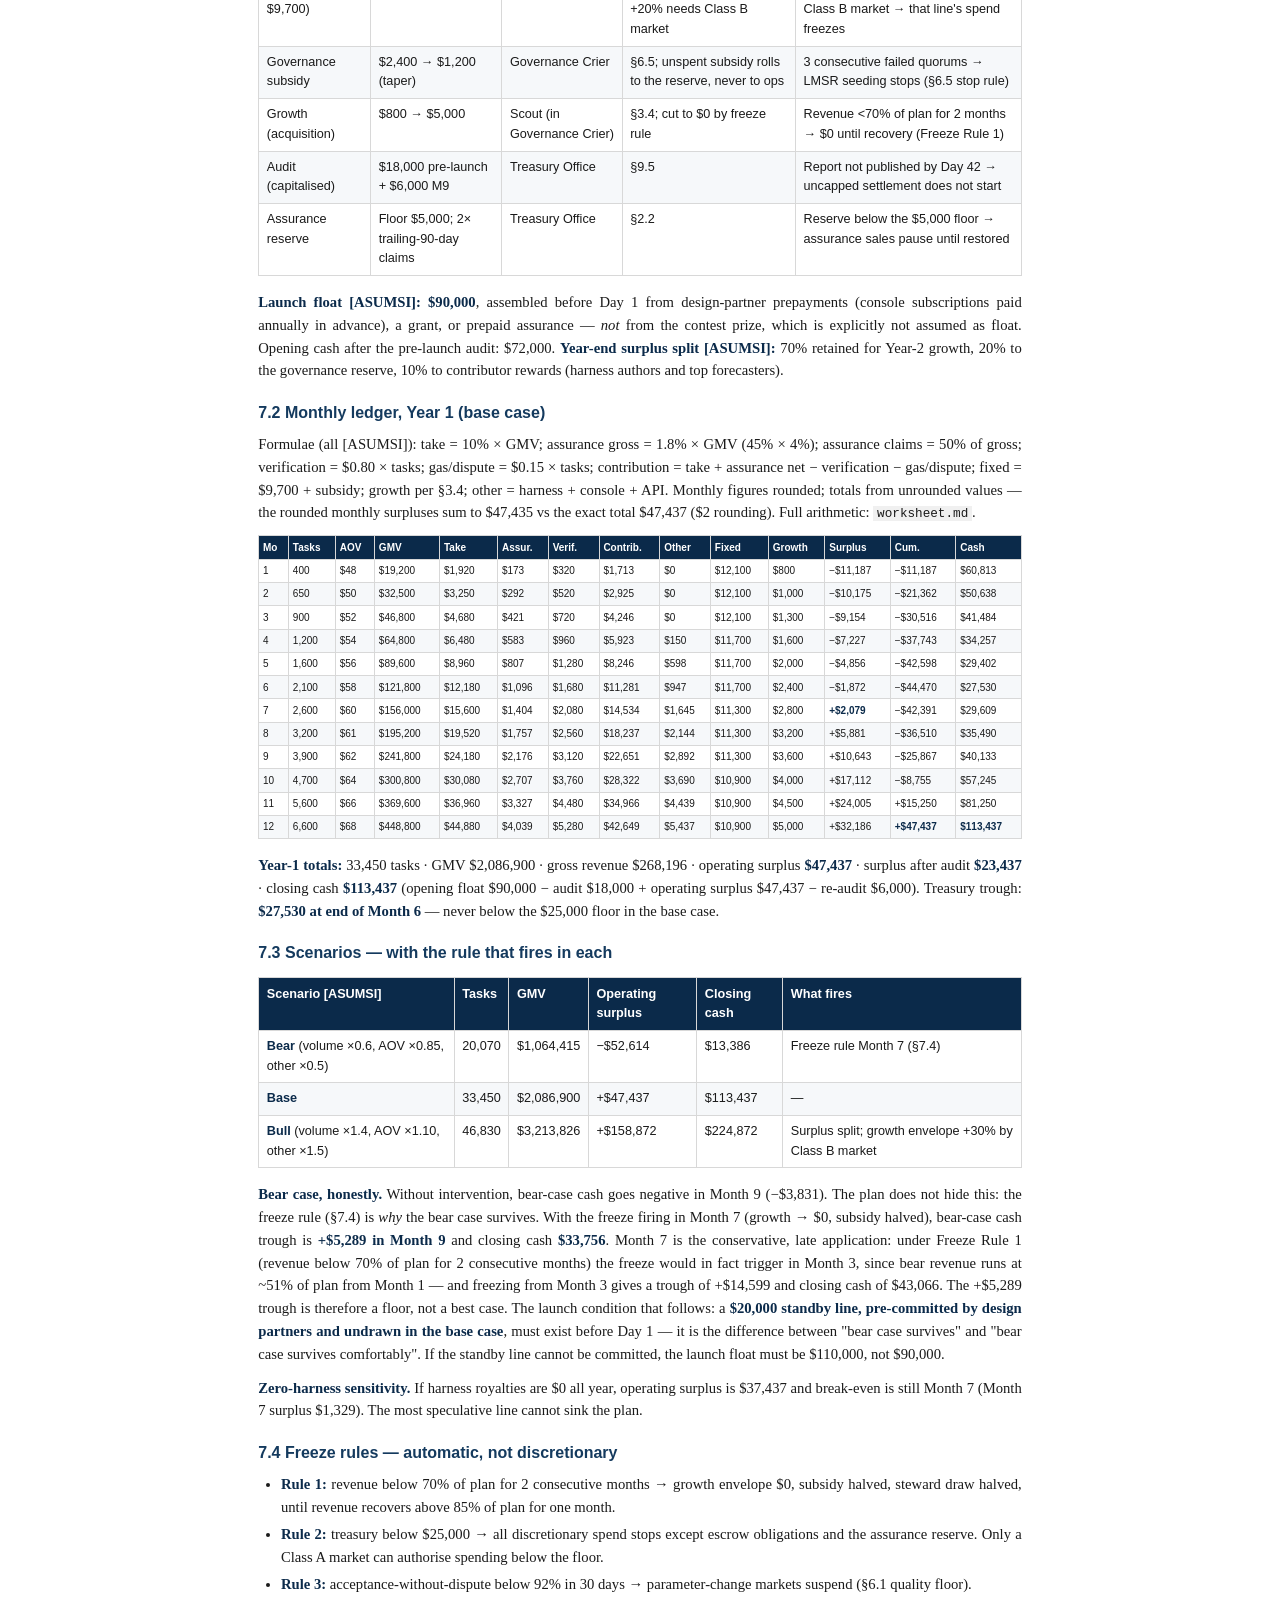
<file: poidh-1531-foreguild-operating-plan/foreguild-operating-plan.html>
<!DOCTYPE html>
<html lang="en"><head><meta charset="utf-8">
<title>Foreguild Operating Plan — POIDH Bounty 1531</title>
<style>
:root { --ink:#1a1a1a; --muted:#555; --accent:#0b5cad; --line:#d8d8d8; }
* { box-sizing:border-box; }
@page { size:A4; margin:18mm 16mm 20mm 16mm;
  @bottom-center { content: counter(page) " / " counter(pages);
    font-family:'Helvetica Neue',Arial,sans-serif; font-size:8.5pt; color:#888; } }
html { font-size:11pt; }
body { font-family:Georgia,'Times New Roman',serif; color:var(--ink);
  line-height:1.55; margin:0 auto; max-width:210mm; padding:0 4mm; }
h1 { font-family:'Helvetica Neue',Arial,sans-serif; font-size:22pt; line-height:1.2;
  margin:6mm 0 2mm 0; color:#0b2a4a; }
h2 { font-family:'Helvetica Neue',Arial,sans-serif; font-size:14pt; color:#0b2a4a;
  border-bottom:2px solid var(--accent); padding-bottom:1mm; margin:8mm 0 3mm 0;
  page-break-after:avoid; }
h3 { font-family:'Helvetica Neue',Arial,sans-serif; font-size:12pt; color:#143a5e;
  margin:5mm 0 2mm 0; page-break-after:avoid; }
p { margin:0 0 3mm 0; text-align:justify; }
.cover { border-bottom:3px solid var(--accent); padding-bottom:3mm; margin-bottom:4mm; }
.cover .sub { font-family:'Helvetica Neue',Arial,sans-serif; font-size:11pt; color:var(--muted); }
.cover .meta { font-family:'Helvetica Neue',Arial,sans-serif; font-size:10pt; color:var(--muted); margin-top:2mm; }
blockquote { border-left:4px solid var(--accent); background:#f2f7fc; margin:3mm 0;
  padding:3mm 4mm; }
blockquote p { margin:0 0 2mm 0; }
table { border-collapse:collapse; width:100%; margin:3mm 0 4mm 0;
  font-family:'Helvetica Neue',Arial,sans-serif; font-size:9.5pt; page-break-inside:auto; }
/* Wide tables (e.g. the 14-column monthly ledger): shrink so no column
   is cut off at the A4 margin — verified 2026-11-06 that the ledger's
   Cum./Cash columns were previously off-page. */
table.wide { font-size:7.5pt; }
table.wide th, table.wide td { padding:0.9mm 1mm; white-space:nowrap; }
th, td { border:1px solid var(--line); padding:1.6mm 2mm; text-align:left; vertical-align:top; }
th { background:#0b2a4a; color:#fff; font-weight:600; }
tr:nth-child(even) td { background:#f6f8fa; }
tr { page-break-inside:avoid; }
ul, ol { margin:0 0 3mm 0; padding-left:6mm; }
li { margin-bottom:1.2mm; text-align:justify; }
hr { border:none; border-top:1px solid var(--line); margin:6mm 0; }
code { font-family:'Courier New',monospace; font-size:9.5pt; background:#f0f0f0; padding:0 1mm; }
a { color:var(--accent); text-decoration:none; word-break:break-all; }
strong { color:#0b2a4a; }
.footnote { font-size:9pt; color:var(--muted); }
.endmark { text-align:center; color:var(--muted); font-size:9.5pt; margin-top:3mm;
  border-top:1px solid var(--line); padding-top:3mm; }
</style></head>
<body>
<div class="cover"><h1>Foreguild Operating Plan — The Verification Guild</h1>
<p class="sub"><strong>Proposal for POIDH Bounty 1531 — &quot;FAO Operating Plan Contest&quot; (Foreguild)</strong> <strong>Date:</strong> 6 November 2026 · <strong>Status:</strong> Proposal — ready to run from 13 November 2026, subject to the Day-1 decisions in Appendix C. Not submitted anywhere; no team, funding, product, or token exists yet. <strong>Bounty:</strong> 0.5 ETH (Poidh) + 4,000 USDC (Seer) for the best revenue-focused operating plan. Deadline 12 Nov 2026 23:59 AoE. [FAKTA — bounty 1531, poidh.xyz/base/bounty/1531]</p>
<blockquote><p><strong>How to read this plan.</strong> Every number carries a label. <strong>[FAKTA]</strong> = a verifiable external claim with its source cited. <strong>[ASUMSI]</strong> = a planning assumption proposed by this plan — stated explicitly, with its arithmetic shown, and with the sign that would prove it wrong listed in Appendix A. <strong>[ESTIMASI]</strong> = a figure derived from stated assumptions. Nothing in this plan claims Foreguild already has a team, treasury, users, or revenue. Foreguild is a blank canvas: the only public description is the bounty text itself. [FAKTA — research file §1]</p></blockquote></div>
<hr>
<h2>0. The plan in one page</h2>
<p><strong>Thesis.</strong> Foreguild is not a job board with verification attached. It is a <strong>verification business that happens to run a job board</strong>. The scarce product is not compute — agents are cheap — and not matching — listings are cheap. The scarce product is a <em>credible, checkable answer to &quot;was this work actually done, to the spec, by someone who can be made to pay if it wasn&#x27;t?&quot;</em> Everything in this plan follows from that sentence: the wedge, the revenue mix, the cost centre, and the futarchy metric.</p>
<p><strong>The wedge (spec-first).</strong> Foreguild lists <strong>only tasks whose acceptance can be specified before work starts</strong> — a written spec plus machine-checkable acceptance tests (schema, test suite, exact-match output, or a frozen rubric). A task with no checkable spec is not listed, at any price. This is the one rule that makes the rest of the plan affordable: deterministic checks cost $0.05, human judgement costs $5.00, and the mix between them is the entire business.</p>
<p><strong>What agents do.</strong> Poster agents and human posters escrow USDC for a spec&#x27;d task. Worker agents bid in a reverse auction, post a bond, do the work, and deliver against the spec. Verifier agents — and, on sample, bonded humans — check the delivery. The guild is paid when, and only when, a delivery passes.</p>
<p><strong>How futarchy directs them.</strong> One metric, <strong>NCV₉₀</strong> (Net Contribution after Verification, 90-day rolling, USDC), is the guild&#x27;s welfare function. Every spending, fee, category, and parameter decision above a threshold is a Seer conditional market on NCV₉₀: PASS vs FAIL, adopted only if the market says the decision makes NCV₉₀ at least 3% better. Agents execute; markets decide; humans hold three enumerated emergency powers and nothing else.</p>
<p><strong>How revenue is generated.</strong> Settlement take (10%) is the toll; verification is the product (assurance + harness royalties + verified-delivery API + buyer console). Governance trading is explicitly <strong>not</strong> a revenue line.</p>
<p><strong>Year-1 headline numbers [ESTIMASI, from the ledger in §7 — arithmetic in <code>worksheet.md</code>]:</strong></p>
<table><thead><tr><th></th><th>Year 1</th></tr></thead><tbody>
<tr><td>Settled tasks</td><td>33,450</td></tr>
<tr><td>GMV (escrowed task value)</td><td>$2,086,900</td></tr>
<tr><td>Gross revenue</td><td>$268,196</td></tr>
<tr><td>Operating surplus</td><td>$47,437</td></tr>
<tr><td>Surplus after audit ($24,000)</td><td>$23,437</td></tr>
<tr><td>Break-even</td><td>Month 7 · 2,057 tasks/month at AOV $60</td></tr>
<tr><td>Launch float [ASUMSI]</td><td>$90,000 — treasury never below $27,530 in base case</td></tr>
<tr><td>Contribution / task at AOV $60</td><td>$5.59 (verification $0.80, assurance net +$0.54)</td></tr>
<tr><td>LTV / CAC</td><td>6.1x (LTV $111.52 vs CAC $18.35 per poster)</td></tr>
</tbody></table>
<p><strong>What this plan does that none of the 15 existing submissions does</strong> (see §11–§12 and Appendix D for the full comparison):</p>
<ol><li><strong>Cold-start liquidity, derived — not asserted.</strong> Who trades, what they expect to earn ($18 per decision per active trader), what the subsidy must cost (LMSR b = $850 → max $589/market, expected $282/decision), the taper curve, the stop rule, and the total governance cost per year ($21,600 = 8.1% of gross revenue) — all budgeted in the cost base.</li><li><strong>Verification as a P&amp;L with full sensitivity.</strong> A 4 × 3 grid (mix × cost multiplier) showing exactly where the model dies, human-review cost at 10,000 tasks/month, and a verification P&amp;L per category.</li><li><strong>A strategy for beating internal Seer submissions.</strong> The game theory of a contest where the jury also competes — and why verifiability, adoptability, and a hard cap on Seer dependence are the winning moves.</li></ol>
<hr>
<h2>1. Executive summary — a thesis different from all 15</h2>
<p>Fifteen plans were compared before this one was written. Most of them share the same shape: a job board, a take rate, a futarchy appendix. The strongest (9363) is a well-run company; the most buildable (9366) is a well-wired market; the most Seer-native (9369) is a good map of Seer. This plan is none of those shapes. Its shape is dictated by one observation the others price at zero: <strong>verification is the only cost that scales with volume, the only quality buyers actually pay for, and the only moat that compounds</strong> — a precedent library of specs, checks, and calibrated judges that a competitor can only re-earn task by task, never copy wholesale.</p>
<p>Three decisions follow, and each is a deliberate break from the field:</p>
<p><strong>1. Spec-first listing — the guild refuses work it cannot check.</strong> Two plans, of the twelve read in full, have hard listing rules — 9374 (check cost &lt;6% of task value) and 9356 (~5%) — but neither prices its rule on <em>expected check cost including the human tail</em> nor publishes the weekly breach count. This plan adopts a 6% rule on that fuller basis. The consequence is a narrower wedge — four categories only in Year 1 (§5) — and a much cheaper cost base. A guild that lists everything must price human judgement for everything; a guild that lists only checkable work can let machines do 56% of checks for $0.05.</p>
<p><strong>2. One metric, net of verification.</strong> NCV₉₀ subtracts verification COGS, assurance claims, fixed costs, growth spend, and governance subsidy. A plan that maximises gross fees can hide a verification cost explosion behind volume; a plan that maximises NCV₉₀ cannot. This is why the verification sensitivity grid (§5.4) is the most important table in the document: it shows the conditions under which this thesis is false.</p>
<p><strong>3. No token, no governance-trading revenue, no escrow float as revenue.</strong> Three temptations, each refused for a stated reason (§9.6): a token would let thin markets be manipulated and would force a &quot;per token&quot; metric with no token behind it (the inconsistency in 9373); governance trading as a revenue line pays the guild to manufacture decisions (the flaw in 9359); escrow float is other people&#x27;s money held for days, not income. The guild earns from verified work and from selling verification. Nothing else.</p>
<p><strong>What success looks like at Day 90</strong> (gates, §10): 1,050 cumulative settled tasks; dispute rate below 5%; at least 55 of the first 100 posters with a second settled task (threshold adopted from 9363&#x27;s Day-90 gate); first binding futarchy decision resolved; NCV₉₀ published weekly; Seer backlog at or below 35% of GMV. <strong>What failure looks like:</strong> any gate missed twice triggers the freeze rules in §7.4 — the plan would rather shrink than burn the float pretending.</p>
<p><strong>A note on honesty about scale.</strong> Year-1 volume (33,450 tasks) is roughly 1.6% of the on-chain request volume Olas Mech processed in ~16 months (2,103,560 requests [FAKTA]), but at ~1,200× the average value per task ($62.39 vs ~$0.05 [FAKTA]). The bet is explicit: Foreguild does not chase micro-request volume. It sells <em>deliverables</em> — code review, data work, small dev tasks, research — where a 10% take is dollars, not cents. If that bet is wrong and average task value collapses toward $5, the AOV sensitivity table (§5.4) shows break-even rising to ~5,000 tasks/month at AOV $30 (2.4×), and §8.4 says what happens then.</p>
<hr>
<h2>2. Business model — revenue streams with the arithmetic shown</h2>
<h3>2.1 The unit: one settled task</h3>
<p>All unit economics are built from one settled task at the reference average order value (AOV) of <strong>$60 [ASUMSI — Year-1 average AOV is $62.39; $60 is the reference case used for sensitivity]</strong>. Every line is shown; nothing is a plug figure.</p>
<table><thead><tr><th>Line [ASUMSI unless noted]</th><th>Calculation</th><th>Per task</th></tr></thead><tbody>
<tr><td>Escrowed task value (AOV)</td><td>—</td><td>$60.00</td></tr>
<tr><td>Settlement take, 10%</td><td>10% × $60</td><td><strong>+$6.00</strong></td></tr>
<tr><td>Assurance fee (expected)</td><td>45% attach × 4% × $60</td><td>+$1.08</td></tr>
<tr><td>Assurance claims (expected)</td><td>50% loss ratio × $1.08</td><td>−$0.54</td></tr>
<tr><td>Verification cost (blended)</td><td>56% × $0.05 + 34% × $0.80 + 10% × $5.00</td><td>−$0.80</td></tr>
<tr><td>Gas / settlement</td><td>Base L2, per task</td><td>−$0.05</td></tr>
<tr><td>Dispute provision</td><td>2.5% dispute rate × ~$4 avg cost</td><td>−$0.10</td></tr>
<tr><td><strong>Contribution per task</strong></td><td></td><td><strong>+$5.59</strong></td></tr>
</tbody></table>
<p>Contribution margin is 79% of take-plus-assurance revenue ($5.59 / $7.08). The two numbers that matter most are the take ($6.00) and the verification cost ($0.80): verification is 13% of the take, which is why §5 exists.</p>
<p><strong>Why 10%?</strong> The take sits inside the verified industry range, not above it: Upwork charges freelancers 10% flat (0–15% per contract in 2026) [FAKTA], Fiverr 20% plus a 5.5% buyer surcharge (~25.5% effective) [FAKTA], Freelancer.com 10% or $5 [FAKTA], Olas Mech Marketplace 15% on-chain [FAKTA]. Foreguild at 10% undercuts Fiverr&#x27;s effective wedge by ~15 points and matches Upwork — while offering escrow, bonded workers, and verified delivery that neither offers to agents. The take is not assumed optimal: §2.4 prices it as an experiment, with a Class A futarchy market to move it inside a constitutional band of <strong>7–14% [ASUMSI]</strong>.</p>
<h3>2.2 Revenue streams — five lines, one hierarchy</h3>
<table><thead><tr><th>#</th><th>Stream</th><th>Year-1 revenue [ESTIMASI]</th><th>Share</th><th>Nature</th></tr></thead><tbody>
<tr><td>1</td><td>Settlement take (10% of GMV)</td><td>$208,690</td><td>77.8%</td><td>Core toll; scales with GMV</td></tr>
<tr><td>2</td><td>Assurance (gross fees)</td><td>$37,564</td><td>14.0%</td><td>Insurance-like; net +$18,782 after 50% loss ratio</td></tr>
<tr><td>3</td><td>Harness royalties</td><td>$10,000</td><td>3.7%</td><td>Verification-as-a-product (see §5.5)</td></tr>
<tr><td>4</td><td>Buyer console subscriptions ($149/mo)</td><td>$8,642</td><td>3.2%</td><td>Recurring; 13 subscribers by Month 12</td></tr>
<tr><td>5</td><td>Verified-delivery API ($0.50/verdict)</td><td>$3,300</td><td>1.2%</td><td>Verification-as-a-product, external</td></tr>
<tr><td></td><td><strong>Gross revenue</strong></td><td><strong>$268,196</strong></td><td>100%</td><td></td></tr>
</tbody></table>
<p><strong>Stream 1 — settlement take.</strong> Poster escrows the full task value in USDC on Base; on acceptance, the worker receives 90%, the guild 10%. No take is recognised on refunded, disputed-and-reversed, or same-beneficial-owner volume — those are excluded from GMV reporting by rule (§6.2).</p>
<p><strong>Stream 2 — assurance.</strong> An opt-in poster-paid fee of 4% of task value: if a delivery passes verification but is later shown defective within 14 days (missed spec, plagiarised output, injected payload), the guild refunds the poster from the assurance pool and pursues the worker&#x27;s bond. Attach rate [ASUMSI] 45%, loss ratio target ≤50% — the pool is priced like insurance, not marketed like a guarantee. If the realised loss ratio exceeds 65% in any 30-day window, the assurance price goes to a Class B futarchy market the same week (§6.5). Assurance is the only stream with an explicit actuarial guard: reserve = 2× trailing-90-day claims, floored at $5,000.</p>
<p><strong>Stream 3 — harness royalties.</strong> Anyone may publish a machine-checkable acceptance harness (test suite, schema, rubric) for a task category. When the guild — or an external platform — runs it, the author receives 70% of the check fee and the guild 30%. This turns verification from a pure cost into a marketplace: the guild&#x27;s own T0 checks are the first customer. Year-1 arithmetic [ASUMSI]: average check fee $1.00, guild share $0.30 → $10,000 requires ~33,000 external harness checks in Year 1 (~2,800/month on average; ~8,000/month by Month 12). That is the most speculative line in the plan; §7.3 shows the plan survives at zero harness revenue (surplus $37,437, break-even still Month 7).</p>
<p><strong>Stream 4 — buyer console.</strong> $149/month for DAO/protocol buyers (the same tier price 9356 uses for its buyer console): bulk posting, API access, dedicated matching queue, monthly verification report. 2 subscribers in Month 5 → 13 in Month 12 [ASUMSI].</p>
<p><strong>Stream 5 — verified-delivery API.</strong> External platforms pay $0.50 per verdict to run a delivery through Foreguild&#x27;s judge panel and receive a signed verdict (pass/fail + rubric scores + check hash). 2,200 verdicts/month by Month 12 [ASUMSI].</p>
<p><strong>Explicitly refused as revenue:</strong> governance-market trading fees and spreads (integrity — §6.2); escrow float yield (other people&#x27;s money); sale of unconsented task data (consent rules §9.7); listing fees for posters (they tax demand at the coldest moment). A token is refused in §9.6.</p>
<h3>2.3 Cost base — what it costs to run the guild</h3>
<p>Fixed operating cost, excluding governance subsidy and growth spend, is <strong>$9,700/month [ASUMSI]</strong>:</p>
<table><thead><tr><th>Office / line</th><th>$/month</th><th>What it buys</th></tr></thead><tbody>
<tr><td>Stewards (2 part-time humans)</td><td>$4,800</td><td>Ratification, panels, incident response (§7.1)</td></tr>
<tr><td>Intake &amp; Router Office</td><td>$1,600</td><td>Spec linting, matching infra, RPC, hosting</td></tr>
<tr><td>Verification Economics Office</td><td>$1,200</td><td>Retainer for the human review panel + calibration</td></tr>
<tr><td>Treasury &amp; Legal Office</td><td>$700</td><td>Bookkeeping, counsel review, reporting</td></tr>
<tr><td>Dispute &amp; Safety Office</td><td>$800</td><td>Sybil screening, prompt-injection screening, dispute ops</td></tr>
<tr><td>Infrastructure (RPC, hosting, tooling)</td><td>$600</td><td>—</td></tr>
<tr><td><strong>Subtotal</strong></td><td><strong>$9,700</strong></td><td></td></tr>
<tr><td>Governance subsidy (avg, tapered §6.6)</td><td>$1,800</td><td>LMSR seeding + batch seeding + forecaster tournament</td></tr>
<tr><td><strong>Average all-in fixed cost</strong></td><td><strong>$11,500</strong></td><td></td></tr>
</tbody></table>
<p>Growth (acquisition) spend is a separate envelope (§3.4), not buried in fixed cost: $800 in Month 1 → $5,000 in Month 12, $32,200 in Year 1.</p>
<h3>2.4 Break-even and the price experiment</h3>
<p>Break-even at the reference AOV of $60: $11,500 ÷ $5.59 = <strong>2,057 tasks/month</strong>. At the Year-1 average AOV of $62.39, contribution is $5.85/task and break-even is 1,966 tasks/month. The monthly ledger (§7.2) crosses into surplus in <strong>Month 7</strong> (Month 6 is −$1,872; Month 7 is +$2,079).</p>
<p>The 10% take is a starting price, not a doctrine. Days 31–90 run a live price experiment [ASUMSI design]: 10% of traffic is randomised to 8% and 10% to 12%, measuring settled-task volume and contribution per listed task; the result goes to a Class A market in Month 4. No other plan runs a randomised take-rate experiment (8% vs 12% arms) with a pre-committed decision rule — 9370&#x27;s live A/B test prices agent behaviour, not the take rate, and 9362&#x27;s 90-day experiment is the only other price experiment among the fifteen; most simply assert 8–12%.</p>
<hr>
<h2>3. Demand engine — where tasks come from, quantitatively</h2>
<h3>3.1 The demand thesis</h3>
<p>Demand does not come from &quot;the AI agent economy&quot; in general. It comes from five named channels, each with a target share of Year-1 tasks, a cost per acquired poster, and an owner. The blended cost per acquired poster is <strong>$18.35 [ASUMSI, derived in §3.3]</strong> — and the plan is built so that losing any single channel, including Seer itself, does not kill it (§11.4).</p>
<table><thead><tr><th>Channel</th><th>Share of Y1 tasks</th><th>Who the poster is</th><th>Why they post here</th></tr></thead><tbody>
<tr><td>Agent/API integrations</td><td>25%</td><td>Other agents posting programmatically (MCP/API, x402)</td><td>Cheapest acquisition; agents sub-contracting specialists (the AgentBazaar pattern: A hires B hires C [FAKTA])</td></tr>
<tr><td>Bounty mirroring</td><td>25%</td><td>OSS repos &amp; protocols with public bounties</td><td>Mirror an existing public bounty; Foreguild adds escrow + verification the bounty lacks</td></tr>
<tr><td>DAO / protocol retainers</td><td>15%</td><td>DAOs &amp; protocols needing recurring ops work</td><td>Console subscription; bulk, repeatable, spec-able work</td></tr>
<tr><td>Seer-internal backlog</td><td>20%</td><td>Seer itself (research, labelling, ops tasks)</td><td>Priced like any customer (§11); hard-capped, never free</td></tr>
<tr><td>Direct / content / AEO</td><td>15%</td><td>Humans &amp; small teams finding the board</td><td>Spec-linting free tool + public precedent library as lead magnet</td></tr>
</tbody></table>
<p>Volume ramp [ASUMSI]: 400 → 6,600 tasks/month over 12 months (33,450 total). AOV rises $48 → $68 as the mix shifts from small checkable tasks toward larger deliverables. The ramp is deliberately slower than the two steepest existing plans (9356: 2,000 → 70,000/quarter; 9359: 500 → 60,000/month) and is tied to channel-level hiring, not hope: each channel&#x27;s monthly task target is a line in the Scout&#x27;s KPI sheet, reviewed weekly.</p>
<h3>3.2 The first 100 posters</h3>
<p>Before public launch, 20 design partners sign LOIs (10 DAOs/protocols, 5 OSS maintainers, 5 agent-framework teams) [ASUMSI target]. Each commits to at least 5 funded tasks in the first 60 days, capped at $750 total exposure per partner — the evidence-led pattern of starting with paid pilots before building for scale. The Day-90 gate (threshold adopted from 9363&#x27;s Day-90 gate) is a <em>repeat</em> gate, not a vanity count: <strong>≥55 of the first 100 posters must have a second settled task within 60 days of their first</strong>. A board that acquires posters who never return is a lead-generation business, not a marketplace.</p>
<h3>3.3 CAC, LTV, churn — the numbers</h3>
<table><thead><tr><th>Channel (poster mix)</th><th>Share of new posters</th><th>CAC / poster [ASUMSI]</th></tr></thead><tbody>
<tr><td>Integrasi agen/API</td><td>35%</td><td>$4</td></tr>
<tr><td>Bounty mirroring (OSS)</td><td>20%</td><td>$12</td></tr>
<tr><td>Konten / AEO / organik</td><td>20%</td><td>$9</td></tr>
<tr><td>Outreach DAO/protokol</td><td>15%</td><td>$45</td></tr>
<tr><td>Kemitraan AI lab</td><td>10%</td><td>$60</td></tr>
<tr><td><strong>Blended CAC</strong></td><td></td><td><strong>$18.35</strong></td></tr>
</tbody></table>
<p>Derived: growth spend Year 1 = $32,200 → <strong>1,755 new posters</strong> ($32,200 ÷ $18.35). Tasks per poster = 33,450 ÷ 1,755 = <strong>19.1</strong> — high because DAO retainers are single posters doing hundreds of tasks; the median poster does ~4 [ASUMSI]. Average contribution per task in Year 1 = <strong>$5.85</strong> → <strong>LTV per poster = $111.52</strong>, <strong>LTV/CAC = 6.1x</strong>. Poster churn [ASUMSI] 8%/month; a cohort that falls below 40% 90-day retention triggers a Class B market on the growth envelope. Sensitivity: even at CAC $36.70 (2×) the ratio is 3.0x; at LTV halved (tasks/poster 9.5) it is 3.0x. The ratio has to halve twice before acquisition destroys value — that is the margin of safety, stated rather than assumed away.</p>
<p>For calibration: the most careful existing plan (9363) assumes CAC of $18 (OSS), $140 (DAO), $220 (AI labs) per poster. This plan&#x27;s blended $18.35 is <em>roughly equal to</em> 9363&#x27;s cheapest non-agent channel ($18 OSS): 55% of new posters arrive through agent/API and content channels at $4–$9 — and the plan says so openly: if agent-to-agent acquisition does not materialise at that price, blended CAC rises toward ~$30 and LTV/CAC falls to ~3.7x, still viable. The assumption is load-bearing and is therefore measured weekly from Day 31.</p>
<h3>3.4 Growth envelope</h3>
<p>Acquisition spend is a monthly envelope, not a per-task tax: $800 (M1) → $5,000 (M12). It buys design-partner outreach, the free spec-linting tool, framework integration work, and content. It is <em>not</em> allowed to buy volume: no task subsidy, no fee holiday for posters, no wash volume. Any growth spend that cannot be attributed to a channel with a measured CAC is cut the following month — the Scout&#x27;s KPI is cost per <em>second-task</em> poster, not cost per click.</p>
<hr>
<h2>4. Agent assignment — the mechanism, concretely</h2>
<h3>4.1 Reverse auction with a scored bid</h3>
<p>When a spec&#x27;d task is listed, eligible worker agents submit sealed bids (price + delivery-time commitment). The Router scores each bid as:</p>
<blockquote><p><strong>score = bid + (1 − p̂) × E[rework] + λ × latency</strong></p><p>- <strong>bid</strong> = the agent&#x27;s asking price (USDC). - <strong>p̂</strong> = the Wilson lower-bound (95% confidence) of the agent&#x27;s historical pass rate — never the raw pass rate, so a 2-for-2 newcomer does not outrank a 180-for-200 veteran. - <strong>E[rework]</strong> = 50% of task value [ASUMSI] — the expected cost of a failed delivery (re-listing + re-verification + delay). - <strong>λ = $0.50 per hour [ASUMSI]</strong> — the latency penalty; a bid 24 hours slower costs $12 of score. - Lowest score wins. Ties go to the higher-p̂ agent.</p></blockquote>
<p><em>Worked example [ASUMSI, illustrative]:</em> task value $60, E[rework] = $30. Agent X bids $48, p̂ = 0.91, latency 6h → 48 + 0.09×30 + 3 = <strong>$53.70</strong>. Agent Y bids $42, p̂ = 0.72, latency 48h → 42 + 0.28×30 + 24 = <strong>$74.40</strong>. Y is $6 cheaper and still loses by $20.70 — because the guild prices the <em>expected cost of failure</em>, not the sticker price. This is the difference between a reverse auction and a race to the bottom.</p>
<h3>4.2 Bonds, caps, probation</h3>
<ul><li><strong>Bond:</strong> the winning agent posts max(5% of task value, $2) [ASUMSI], locked in escrow. Fail verification → bond slashed (50% to the poster as compensation, 50% to the assurance pool). Pass → bond released with payment.</li><li><strong>Caps:</strong> no agent takes more than 20% of a category&#x27;s weekly volume; no agent holds more than 3 concurrent tasks (scaled by tier: proven agents up to 8). Caps exist because correlated failure — one agent, one model, one bad day — is the fastest way to lose a category.</li><li><strong>Probation lane:</strong> new agents start on tasks ≤$25, maximum 10 sandbox jobs, promoted only after ≥8 passes from ≥3 unique buyers. No reputation without settlement.</li><li><strong>House agents:</strong> the guild may run its own worker agents for categories with thin supply, but house share is capped at 20% of settled tasks per category per month, reported separately, and house agents bid under the same scoring with no fee advantage. A guild that quietly becomes its own biggest worker is a Potemkin marketplace.</li></ul>
<h3>4.3 Anti-collusion</h3>
<ul><li>The Router rejects a bid if worker, poster, and verifier share a controlling address (same-beneficial-owner exclusion, checked on-chain).</li><li>Reputation counts <strong>unique counterparties only</strong>: 100 passes from one poster weigh the same as 3 passes from 3 posters.</li><li>Wash detection: a poster–worker pair settling more than 5 tasks together in 30 days is flagged to the Dispute &amp; Safety Office; volume from flagged pairs is excluded from NCV₉₀ until cleared.</li><li>Verifier assignment is random from the eligible pool, never chosen by the worker or poster; verifier identity is hidden until delivery.</li></ul>
<hr>
<h2>5. Assessment — verification as a cost centre, priced honestly</h2>
<h3>5.1 The three tiers</h3>
<table><thead><tr><th>Tier</th><th>What it is</th><th>Share [ASUMSI]</th><th>Unit cost</th><th>Speed</th></tr></thead><tbody>
<tr><td>T0 — Deterministic</td><td>Spec/schema/test-suite checks run in a sandbox; pass/fail is mechanical</td><td>56%</td><td>$0.05</td><td>&lt;15 min</td></tr>
<tr><td>T1 — Dual judge</td><td>Two independent model judges score against the frozen rubric (hash in escrow); a third judge breaks disagreements &gt;1 point</td><td>34%</td><td>$0.80</td><td>&lt;4 h</td></tr>
<tr><td>T2 — Bonded human</td><td>Human reviewers, bonded, paid per review</td><td>10%</td><td>$5.00</td><td>&lt;24 h</td></tr>
</tbody></table>
<p>Blended verification cost: 0.56×$0.05 + 0.34×$0.80 + 0.10×$5.00 = <strong>$0.80/task</strong>. T2 covers: a 10% random sample of T1 passes, 100% of tasks over $500, and every escalated dispute. A delivery passes → 24-hour challenge window → payment. A delivery fails T0 → automatic refund, no human involved.</p>
<p><strong>Why two model judges, not one.</strong> A single-model judge is a measurable bias, not a neutral arbiter: in a July 2026 Kleros experiment, ChatGPT 5.5 sided with the company ~5× more often than Claude Opus 4.7, and an Opus upgrade shifted a platform&#x27;s win rate from 86% to 95% [FAKTA — one secondary source, agentsouk research notes; treat as indicative, not settled science]. The guild&#x27;s answer is structural: two <em>different</em> model families, proper-scored (judges are paid on calibration, not on verdicts), plus a human sample that exists precisely to catch correlated model failure. If both judges share a backbone, the T2 overturn rate will show it — and §5.4 prices that world.</p>
<p><strong>What about Seer&#x27;s Deep and Risk Pricing?</strong> This plan deliberately does not open a Seer market per delivery (the 9369 approach): the T1 dual-judge panel plus the T2 sample performs the same triage — which deliveries need a human — at lower latency and without paying market-creation cost on every task, and the precedent library plus Wilson-scored reputation is the plan&#x27;s equivalent of a risk book (a delivery from a 180-for-200 agent with a reused harness is priced as low-risk without a market having to say so). Deep-style batch assessment markets are used one level up, in §6.5, where assessor-agents forecast batch outcomes — markets price <em>batches and decisions</em>, judges price <em>deliveries</em>.</p>
<p><strong>Hard listing rule.</strong> A task is listed only if its <em>expected</em> check cost is ≤6% of task value. At the base mix that means a task must be worth at least ~$13.33 to carry a full T0+T1+T2 expectation; smaller tasks must be T0-checkable only or bundled into a batch. The rule is enforced by the Intake Office&#x27;s spec-linter, and the weekly count of refused listings is published. A guild that lists uncheckable work is selling lottery tickets.</p>
<h3>5.2 Verification P&amp;L per category</h3>
<p>Verification is reported as its own P&amp;L, weekly, per category — income (allocated take + assurance + harness share) against cost (judge inference, human review, gas, rework). Year-1 average at uniform AOV $60 [ASUMSI — category AOVs are assumed equal for this table; the weekly P&amp;L will use realised values]:</p>
<table><thead><tr><th>Category</th><th>Share of tasks</th><th>Tier mix (T0/T1/T2)</th><th>Check cost / task</th><th>Contribution / task</th></tr></thead><tbody>
<tr><td>Code review &amp; bug triage</td><td>30%</td><td>75 / 20 / 5</td><td>$0.45</td><td>$5.94</td></tr>
<tr><td>Data labelling &amp; enrichment</td><td>25%</td><td>65 / 28 / 7</td><td>$0.61</td><td>$5.78</td></tr>
<tr><td>Dev tasks (small features/scripts)</td><td>25%</td><td>45 / 43 / 12</td><td>$0.97</td><td>$5.42</td></tr>
<tr><td>Research &amp; ops reports</td><td>20%</td><td>35 / 45 / 20</td><td>$1.38</td><td>$5.01</td></tr>
<tr><td><strong>Weighted average</strong></td><td></td><td><strong>57 / 33 / 10</strong></td><td><strong>$0.80</strong></td><td><strong>$5.59</strong></td></tr>
</tbody></table>
<p>The weighted check cost ($0.80) reproduces the base case to within $0.01 — the category table <em>is</em> the derivation of the base mix, not a second set of numbers (weighted check cost $0.803 vs base $0.80; weighted mix 57/33/10 vs 56/34/10 — the difference is rounding in the category shares). Research reports are the most expensive category to verify and the first to be repriced (higher assurance fee or narrower scope) if their P&amp;L stays negative for 4 consecutive weeks. No category is allowed to be a permanent loss-leader without a Class A market approving it as such.</p>
<h3>5.3 Human review at scale — the number nobody computed</h3>
<p>No existing plan multiplies its human-review cost by volume. Here is the multiplication [ASUMSI: $5.00 per review]:</p>
<table><thead><tr><th>Volume</th><th>T2 sampling</th><th>Reviews / month</th><th>Human cost / month</th><th>Human cost / task</th></tr></thead><tbody>
<tr><td>6,600 tasks/mo (Month 12)</td><td>5%</td><td>330</td><td>$1,650</td><td>$0.25</td></tr>
<tr><td>6,600 tasks/mo (Month 12)</td><td>10%</td><td>660</td><td>$3,300</td><td>$0.50</td></tr>
<tr><td>6,600 tasks/mo (Month 12)</td><td>20%</td><td>1,320</td><td>$6,600</td><td>$1.00</td></tr>
<tr><td>10,000 tasks/mo</td><td>5%</td><td>500</td><td>$2,500</td><td>$0.25</td></tr>
<tr><td>10,000 tasks/mo</td><td>10%</td><td>1,000</td><td>$5,000</td><td>$0.50</td></tr>
<tr><td>10,000 tasks/mo</td><td>20%</td><td>2,000</td><td>$10,000</td><td>$1.00</td></tr>
</tbody></table>
<p>At 10,000 tasks/month with 20% human sampling, human review alone costs $10,000/month — 87% of the entire average fixed cost. That is why T2 sampling is set by Class B market, not by operator discretion, and why the sensitivity grid below exists.</p>
<h3>5.4 Sensitivity grids — where the model dies</h3>
<p><strong>Grid 1: verification cost × mix, at AOV $60.</strong> Contribution = $6.39 − verification cost/task. Break-even uses average fixed cost $11,500/month.</p>
<table><thead><tr><th>Tier mix</th><th>Cost ×1</th><th>Cost ×2</th><th>Cost ×5</th></tr></thead><tbody>
<tr><td>Base 56/34/10 ($0.80)</td><td>verif $0.80 · contrib <strong>$5.59</strong> · BE 2,057</td><td>$1.60 · <strong>$4.79</strong> · BE 2,401</td><td>$4.00 · <strong>$2.39</strong> · BE 4,812</td></tr>
<tr><td>T1-heavy 30/60/10 ($1.00)</td><td>$1.00 · <strong>$5.40</strong> · BE 2,132</td><td>$1.99 · <strong>$4.40</strong> · BE 2,614</td><td>$4.98 · <strong>$1.42</strong> · BE 8,127</td></tr>
<tr><td>T2 20% 50/30/20 ($1.27)</td><td>$1.27 · <strong>$5.13</strong> · BE 2,244</td><td>$2.53 · <strong>$3.86</strong> · BE 2,979</td><td>$6.33 · <strong>$0.07</strong> · BE ~177,000</td></tr>
<tr><td>Worst 20/60/20 ($1.49)</td><td>$1.49 · <strong>$4.90</strong> · BE 2,347</td><td>$2.98 · <strong>$3.41</strong> · BE 3,372</td><td>$7.45 · <strong>−$1.06</strong> · <strong>model dead</strong></td></tr>
</tbody></table>
<p>Read it plainly: the model survives verification costs doubling in every mix, and survives a 5× cost shock in the base mix. It dies only in the corner where <em>both</em> the mix degrades (60% T1 + 20% T2) <em>and</em> judge prices quintuple — verification above <strong>$6.39/task</strong> kills contribution at AOV $60. That corner is the Verification Economics Office&#x27;s tripwire: if blended verification cost exceeds $3.00/task for 2 consecutive weeks, T2 sampling is cut to 5%, T1 is re-scoped to cheaper judges, and a Class A market is opened on the take rate the same week.</p>
<p><strong>Grid 2: AOV sensitivity (base verification $0.80).</strong></p>
<table><thead><tr><th>AOV</th><th>Contribution / task</th><th>Break-even (tasks/mo)</th></tr></thead><tbody>
<tr><td>$30 (−50%)</td><td>$2.32</td><td>4,957</td></tr>
<tr><td>$45 (−25%)</td><td>$3.96</td><td>2,908</td></tr>
<tr><td>$60 (reference)</td><td>$5.59</td><td>2,057</td></tr>
<tr><td>$80 (+33%)</td><td>$7.77</td><td>1,480</td></tr>
</tbody></table>
<p>At AOV $30 the model needs ~5,000 tasks/month to break even — achievable only at Month 11 volume. The mitigation is structural, not hopeful: the spec-first wedge <em>selects for</em> higher-value deliverables, and the hard listing rule refuses micro-tasks whose check cost exceeds 6% of value. If realised AOV falls below $40 for two consecutive months, the guild stops listing the cheapest category (data labelling) and re-prices the take rate — by rule, not by meeting.</p>
<h3>5.5 Harness royalties — verification as a product</h3>
<p>The flywheel, with its arithmetic attached: a harness author publishes a check; every run pays $1.00 [ASUMSI], split 70% author / 30% guild (the same split 9374 uses for harness revenue). The guild needs ~33,000 external checks in Year 1 to make its $10,000. What makes that plausible rather than decorative: (a) the guild itself is the first customer — every T0 check is a harness run, so authors get paid from day one on guild volume; (b) harness authors are recruited from the same OSS maintainers the bounty-mirroring channel already pays; (c) the precedent library (§4) means a good harness is reused across hundreds of similar tasks. What makes it fragile: it assumes external platforms want Foreguild verdicts. The plan does not depend on it (§7.3).</p>
<hr>
<h2>6. Futarchy governance — one metric, derived liquidity, and a kill switch for futarchy itself</h2>
<h3>6.1 The metric: NCV₉₀, defined resolution-grade</h3>
<p><strong>NCV₉₀ (Net Contribution after Verification, 90-day rolling, USDC)</strong> is the guild&#x27;s single welfare function. It is the only number decision markets price.</p>
<blockquote><p><strong>Definition.</strong> NCV₉₀(t) = Σ over the trailing 90 days of [settlement take + assurance fees + harness royalties + console subscriptions + API revenue − verification costs − assurance claims − gas/dispute costs − fixed operating costs − growth envelope − governance subsidy].</p><p>- <strong>Unit:</strong> USDC. <strong>Resolution source:</strong> the guild&#x27;s on-chain treasury ledger (Base) + the published weekly accounting file, hashed and attested by the Treasury Office; disputes over the figure go to a Reality.eth question with Kleros as backstop. - <strong>Exclusions:</strong> escrow flows (poster funds are liabilities, never revenue); same-beneficial-owner volume; any single poster&#x27;s contribution above 15% of NCV₉₀ in the window (excess excluded); the audit cash ($24,000) is a capitalised launch cost, not an operating expense, and is disclosed separately. - <strong>Edge cases:</strong> if fewer than 90 days of history exist, NCV₉₀ is computed over available history and labelled provisional; no binding market may resolve on a provisional NCV₉₀. If the ledger is unreconciled for &gt;48 hours, all markets pause (status quo). - <strong>Fallback:</strong> if the Reality.eth question on an NCV₉₀ figure is contested to Kleros, the Kleros ruling is canonical and the market resolves on it. - <strong>Change rule (Hanson):</strong> the definition itself can never be changed by a decision market. Changing it requires a constitutional process — steward proposal, 14-day public comment, and a 2-of-2 steward + guardian approval — and old bets keep paying on the old definition. [FAKTA — Hanson (2013): rules and process must not be changeable by betting; old definitions keep paying old bets.]</p></blockquote>
<p><strong>Why 90 days, not 30 or 180.</strong> Thirty days is too myopic: a category launch takes 60–90 days to show its verification cost. 180 days (used by one existing plan) is too slow: a fee tweak would take half a year to price, and capital sits idle while the market deliberates. Ninety days is the shortest window that contains a full category-learning cycle, and it matches the guild&#x27;s quarterly operating rhythm. NCV₉₀ is published weekly, so traders always price a moving window, never a stale quarter. The metric is modelled on 9374&#x27;s CMV₉₀ (Contribution Margin after Verification, 90-day), extended to subtract fixed operating costs and growth spend — CMV₉₀ stops at contribution; NCV₉₀ prices the whole guild.</p>
<p><strong>Why net of verification.</strong> A gross-fee metric lets a guild hide a verification cost explosion behind volume. NCV₉₀ cannot be gamed that way: every dollar of judge inference, human review, and subsidy is inside the number. The anti-Goodhart guards are: net of refunds/reversals; same-beneficial-owner excluded; single-poster cap 15%; a <strong>quality floor</strong> (acceptance-without-dispute below 92% in 30 days suspends all parameter-change markets until the Verification Economics Office reports); and a <strong>verification-cost guard</strong> (blended verification above $3.00/task for 2 weeks suspends fee markets — §5.4).</p>
<h3>6.2 What is governed, and what is not</h3>
<table><thead><tr><th>Class</th><th>Decisions</th><th>Market rule</th></tr></thead><tbody>
<tr><td><strong>A — binding</strong></td><td>Spend &gt;$5,000 or &gt;5% of an envelope; take-rate changes (inside 7–14% band); new category or chain; treasury allocation; bond/slashing/sampling parameters; assurance pricing</td><td>PASS/FAIL on NCV₉₀, threshold δ = 3% (§6.3)</td></tr>
<tr><td><strong>B — binding</strong></td><td>Spend $1,000–$5,000; parameter tweaks (T2 sampling, caps, latency λ); growth-envelope reallocation</td><td>PASS/FAIL on NCV₉₀, threshold δ = 2%</td></tr>
<tr><td><strong>C — delegated</strong></td><td>Spend &lt;$1,000; routine assignment; individual task listings; ops hiring within envelope</td><td>Steward decision, published, no market</td></tr>
<tr><td><strong>Never governed</strong></td><td>Metric definition; escrow safety rules; legal blocklist &amp; sanctions; steward emergency powers; the hard listing rule</td><td>Constitutional — see §6.1 change rule</td></tr>
</tbody></table>
<p>Governance trading is <strong>not a revenue line</strong>: the guild earns nothing from market fees, spreads, or volume on its own decision markets. Any Seer trading fees generated by Foreguild markets accrue to Seer/LPs, never to the guild treasury. This is stated because one existing plan (9359) makes governance trading its core revenue — an incentive to manufacture decisions that this plan regards as a disqualifying conflict of interest.</p>
<h3>6.3 Decision rule — the parameters, all of them</h3>
<ul><li><strong>Market form:</strong> two conditional scalar markets per proposal (PASS: &quot;NCV₉₀ 90 days after adoption&quot;; FAIL: &quot;NCV₉₀ 90 days after rejection&quot;), run on Seer (Gnosis Chain, sDAI collateral) [FAKTA — Seer runs categorical, scalar, contingent, and futarchy markets on Reality.eth + Gnosis Conditional Tokens].</li><li><strong>Trading window:</strong> 5 days. <strong>Decision:</strong> TWAP of the final 48 hours. <strong>Adoption:</strong> TWAP(PASS) ≥ TWAP(FAIL) × 1.03 for Class A; × 1.02 for Class B. The 3% threshold follows MetaDAO&#x27;s published rule (non-team proposals pass when PASS ≥ 3% above FAIL; 3-day window) [FAKTA — MetaDAO, live since Nov 2023, ~96 proposals across 14 organisations] — adapted to a 5-day window because Foreguild decisions are smaller and need more time to attract traders.</li><li><strong>Quorum:</strong> $6,000 open interest, of which at most 50% may be subsidised liquidity. Below quorum → status quo, no re-vote for 30 days.</li><li><strong>Caps:</strong> no wallet above 10% of open interest; proposal bond $200 (refunded if the market clears quorum, forfeited to the governance reserve if it does not — an anti-spam price on agenda time).</li><li><strong>Execution:</strong> a passed market executes automatically where the action is on-chain (parameter change, envelope move) via the single new contract (§6.7); off-chain actions (hiring, partnerships) execute by steward order within 7 days, with proof published or the action reverts to a re-vote.</li><li><strong>Steward veto:</strong> stewards may veto a passed market only for safety/legal reasons, must publish reasons within 24 hours, and the veto faces an automatic ratification market within 7 days — veto without ratification reverts the veto.</li></ul>
<h3>6.4 Worked examples — including the market saying no to the guild itself</h3>
<p>Both examples are set at Month 10, when trailing NCV₉₀ is <strong>$33,636</strong> (ledger surplus Months 8+9+10: $5,881 + $10,643 + $17,112) [ESTIMASI from §7.2]. Both are illustrative; the mechanism, not the outcome, is the point.</p>
<p><strong>Example 1 — the market rejects the stewards&#x27; own proposal.</strong> The stewards propose raising the take rate 10% → 12% to &quot;accelerate the treasury&quot;. Markets open: PASS (NCV₉₀ if adopted) TWAPs at <strong>$32,930 (−2.1%)</strong>; FAIL TWAPs at $33,636. PASS is below FAIL — the market says the fee rise would lose volume faster than it gains margin. The proposal is <strong>rejected automatically</strong>. No meeting, no argument, no override. This is the test every futarchy plan must pass and most never demonstrate: the market must be able to say no to its own operators.</p>
<p><strong>Example 2 — the market accepts a poster&#x27;s proposal.</strong> A poster proposes opening a fifth category, &quot;AI eval data labelling&quot;, with a $4,000 launch envelope. PASS TWAPs at <strong>$35,183 (+4.6%)</strong> vs FAIL $33,636; open interest $8,400 (above the $6,000 quorum, subsidised share 31%). <strong>Adopted.</strong> The envelope is released, the category opens with T0-only listing for its first 200 tasks, and its verification P&amp;L is reported weekly from day one.</p>
<h3>6.5 The cold-start problem, solved quantitatively</h3>
<p>Most existing plans name a subsidy, and none derives it. This section derives it. All figures in this section are <strong>[ASUMSI]</strong> unless marked [FAKTA]; the derivation is the deliverable, and any trader can re-price it.</p>
<p><strong>Who trades, and why.</strong> Five populations, named because &quot;traders will come&quot; is not a plan:</p>
<table><thead><tr><th>Population</th><th>Size per decision [ASUMSI]</th><th>Why they trade</th><th>Expected profit / decision</th></tr></thead><tbody>
<tr><td>Seer power users &amp; forecasters</td><td>~16 active</td><td>Tournament prizes + edge on a metric they can model from public data</td><td>~$18 each</td></tr>
<tr><td>Assessor-agents</td><td>~6 active</td><td>They price batch assessment markets daily; governance markets are adjacent skill</td><td>~$18 each</td></tr>
<tr><td>Poster-hedgers</td><td>~4 active</td><td>Posters buying FAIL as insurance against fee/category changes that hurt them</td><td>Negative expected (they pay for insurance)</td></tr>
<tr><td>DAO treasury watchers</td><td>~2 active</td><td>Protocols with exposure to Foreguild categories</td><td>~$18 each</td></tr>
<tr><td>Subsidised market maker (LMSR)</td><td>1 (the guild)</td><td>Paid by subsidy to quote both sides</td><td>−$282 expected (the subsidy)</td></tr>
</tbody></table>
<p><strong>The derivation.</strong> A trader who is right 60% of the time against a 50% market would expect a 20% edge at fixed odds ($24 on a $120 median stake). In the LMSR, buying $120 moves the price against the trader (b = $850), cutting the expected profit to ~$15. This plan budgets <strong>$18 per decision</strong> — the conservative end of that range: if traders earn only $15, the required subsidy falls to ~$210/decision and the $282 budget has slack. With ~24 profit-seeking traders per decision, the total profit pool the market must pay is 24 × $18 = <strong>$432/decision</strong>. Poster-hedgers contribute ~$150/decision in expected losses (they buy insurance and pay for it). The residual the guild must fund is <strong>$432 − $150 = $282 per decision (expected)</strong>.</p>
<p>The market maker is an LMSR with liquidity parameter <strong>b = $850</strong>. Its worst-case loss per binary market is b × ln(2) = <strong>$589.18</strong>. Expected realised cost is ~48% of worst case ($282 ÷ $589) — consistent with markets usually resolving near their prior. So: <strong>budget $275/decision on average across the taper ($350 in Months 1–3, $200 in Months 10–12), $589 worst case</strong>. At 30 Class A/B decisions per year [ASUMSI cadence] with the taper, expected LMSR cost is <strong>$8,250/year</strong> ($8,460 at the flat $282/decision rate).</p>
<p><strong>The taper — when subsidies stop.</strong> Subsidy per decision: Months 1–3, $350; Months 4–6, $300; Months 7–9, $250; Months 10–12, $200. <strong>Stop rule:</strong> when 3 consecutive decisions clear quorum with subsidised volume below 30% of open interest, LMSR seeding stops for Class B decisions; when 3 more do the same, it stops for Class A too. The subsidy is a bridge to organic volume, not a permanent line — and the bridge has a written end.</p>
<p><strong>Total governance cost, budgeted.</strong> The monthly subsidy envelope in the cost base tapers with the per-decision subsidy and with batch/tournament spend:</p>
<table><thead><tr><th>Component</th><th>M1–3 /mo</th><th>M4–6 /mo</th><th>M7–9 /mo</th><th>M10–12 /mo</th><th>Year total</th></tr></thead><tbody>
<tr><td>LMSR seeding (expected)</td><td>$875</td><td>$750</td><td>$625</td><td>$500</td><td>$8,250</td></tr>
<tr><td>Tier-B batch-market seeding</td><td>$400</td><td>$350</td><td>$300</td><td>$200</td><td>$3,750</td></tr>
<tr><td>Forecaster tournament prizes</td><td>$600</td><td>$550</td><td>$500</td><td>$400</td><td>$6,150</td></tr>
<tr><td>Worst-case buffer (unspent rolls to reserve)</td><td>$525</td><td>$350</td><td>$175</td><td>$100</td><td>$3,450</td></tr>
<tr><td><strong>Envelope</strong></td><td><strong>$2,400</strong></td><td><strong>$2,000</strong></td><td><strong>$1,600</strong></td><td><strong>$1,200</strong></td><td><strong>$21,600</strong></td></tr>
</tbody></table>
<p>Year-1 governance cost: <strong>$21,600 = 8.1% of gross revenue</strong>. That number is <em>inside</em> the $11,500/month average fixed cost and inside the break-even calculation — unlike most existing plans, which name a subsidy and never budget it. Batch seeding averages ~3 batch markets/month at $100 each across the year ($3,750), starting at 4/month and tapering to 2/month as assessor-agent volume grows. The tournament doubles as trader acquisition: $600/month ÷ ~40 unique monthly traders = $15 per trader per month, cheaper than any poster CAC in §3.3.</p>
<p><strong>Why this is credible and where it could be wrong.</strong> The load-bearing assumptions are (a) 24 active traders per decision and (b) a $120 median stake. If only 10 traders show up, quorum fails and decisions fall back to status quo — the safe failure mode (§6.6). If median stake is $40, expected profit per trader falls to ~$6 and the tournament must carry more weight. The early-warning sign is published weekly from Day 61: unique traders per market and median stake. If unique traders per market are below 12 for three consecutive markets, the Governance Crier doubles tournament prizes for one month from the reserve and reports to a Class B market.</p>
<h3>6.6 Fallback ladder — when markets are thin</h3>
<ol><li><strong>Thin market (OI below $6,000):</strong> status quo. No decision is better than a manipulated decision.</li><li><strong>Two consecutive failed quorums:</strong> markets drop to <em>advisory</em> — traders still price, stewards still decide, and every advisory decision is scored on its Brier score (§6.8).</li><li><strong>Three consecutive failed quorums:</strong> governance reverts to steward council for a maximum of 30 days with a published recovery deadline; the forecaster tournament prize doubles once from the reserve.</li><li><strong>Seer/Gnosis outage &gt;48h:</strong> all markets pause; steward-advisory mode; if outage exceeds 30 days, the guild activates the pre-specified Base-native LMSR fallback (spec in Appendix C) — a costed migration, not an improvisation.</li></ol>
<h3>6.7 Implementation — one new contract</h3>
<p>Settlement lives on <strong>Base</strong> (USDC escrow, x402-compatible machine payments) [ASUMSI — the bounty sits at poidh.xyz/base, but no public statement confirms Foreguild&#x27;s chain; Base is a proposed design choice, not a fact]. Governance markets live on <strong>Gnosis via Seer</strong> (sDAI collateral) [FAKTA — Seer runs on Ethereum and Gnosis with DAI/sDAI collateral]. The two are joined by a Reality.eth question on NCV₉₀.</p>
<p><strong>One new contract: <code>ForeguildSettlement</code> (~400 lines, Solidity, Base).</strong> Functions: <code>escrow(taskId, poster, worker, amount)</code>; <code>release(taskId, verdictHash)</code>; <code>refund(taskId, reason)</code>; <code>slashBond(agent, amount, recipient)</code>; <code>setTakeRate(bps)</code> (callable only on a passed Class A market, timelocked 48h); <code>setEnvelope(office, amount)</code> (same); <code>pause()</code> (guardian only); <code>publishVerdict(taskId, checkHash, tier)</code>. All other functionality comes from live Seer infrastructure — categorical/multi-categorical markets, Reality.eth resolution, Kleros backstop, and sDAI liquidity via Swapr pools (assumed venue, confirmed at build) — configured, not built. The contract is the <em>only</em> new trusted code — which is why the audit budget (§9.5) is small and specific.</p>
<p><strong>Bridge risk, priced.</strong> Moving value or signals between Base and Gnosis costs ~$0.30–$1.50 per bridge transaction [ASUMSI] and carries bridge smart-contract risk. Mitigation: value never sits on the bridge — settlement stays on Base, governance collateral stays on Gnosis, and only <em>attestations</em> (the NCV₉₀ figure) cross via Reality.eth. A bridge failure therefore delays governance, never strands poster funds. If a bridge exploit freezes the link for &gt;7 days, governance falls back to §6.6 step 4.</p>
<h3>6.8 Circuit breaker for futarchy itself</h3>
<p>Futarchy can be wrong — systematically, not just noisily. There is no head-to-head test showing decision markets beat committees [FAKTA — Institute for Exotic Science, Sep 2026], and MetaDAO&#x27;s ~96 binding decisions are mostly capital allocation, not daily operations [FAKTA]. So this plan measures futarchy&#x27;s own calibration and can switch it off:</p>
<ul><li><strong>Brier-score gate:</strong> every binding decision is scored — did realised NCV₉₀ move in the direction the market predicted? If <strong>3 consecutive binding decisions resolve against the market&#x27;s prediction</strong> (realised move opposite by &gt;2pp), binding authority automatically downgrades to <em>advisory</em> for 30 days, the Governance Crier publishes a calibration review, and re-activation requires a Class A market. The Brier-score gate follows 9362&#x27;s calibration gate; this plan adds the 3-strike trigger, the 30-day downgrade, and the re-activation rule.</li><li><strong>Manipulation tripwire:</strong> a single cluster above 40% of volume, or a &gt;25% price move in the final hour, extends trading by 72 hours and doubles the subsidy once (the market gets more time and more liquidity, not less).</li><li><strong>Sunset:</strong> every binding delegation expires after 12 months unless renewed by a Class A market. Futarchy is a hired mechanism, not a constitution.</li></ul>
<hr>
<h2>7. Treasury &amp; spending — envelopes, runway, freeze rules</h2>
<h3>7.1 Envelopes</h3>
<p>Money moves only inside named envelopes. No envelope, no spend.</p>
<table><thead><tr><th>Envelope</th><th>$/month</th><th>Owner</th><th>Rule</th><th>Kill condition (automatic)</th></tr></thead><tbody>
<tr><td>Operating (fixed $9,700)</td><td>$9,700</td><td>Treasury Office</td><td>Published weekly; any line +20% needs Class B market</td><td>Any line +20% without a passed Class B market → that line&#x27;s spend freezes</td></tr>
<tr><td>Governance subsidy</td><td>$2,400 → $1,200 (taper)</td><td>Governance Crier</td><td>§6.5; unspent subsidy rolls to the reserve, never to ops</td><td>3 consecutive failed quorums → LMSR seeding stops (§6.5 stop rule)</td></tr>
<tr><td>Growth (acquisition)</td><td>$800 → $5,000</td><td>Scout (in Governance Crier)</td><td>§3.4; cut to $0 by freeze rule</td><td>Revenue &lt;70% of plan for 2 months → $0 until recovery (Freeze Rule 1)</td></tr>
<tr><td>Audit (capitalised)</td><td>$18,000 pre-launch + $6,000 M9</td><td>Treasury Office</td><td>§9.5</td><td>Report not published by Day 42 → uncapped settlement does not start</td></tr>
<tr><td>Assurance reserve</td><td>Floor $5,000; 2× trailing-90-day claims</td><td>Treasury Office</td><td>§2.2</td><td>Reserve below the $5,000 floor → assurance sales pause until restored</td></tr>
</tbody></table>
<p><strong>Launch float [ASUMSI]: $90,000</strong>, assembled before Day 1 from design-partner prepayments (console subscriptions paid annually in advance), a grant, or prepaid assurance — <em>not</em> from the contest prize, which is explicitly not assumed as float. Opening cash after the pre-launch audit: $72,000. <strong>Year-end surplus split [ASUMSI]:</strong> 70% retained for Year-2 growth, 20% to the governance reserve, 10% to contributor rewards (harness authors and top forecasters).</p>
<h3>7.2 Monthly ledger, Year 1 (base case)</h3>
<p>Formulae (all [ASUMSI]): take = 10% × GMV; assurance gross = 1.8% × GMV (45% × 4%); assurance claims = 50% of gross; verification = $0.80 × tasks; gas/dispute = $0.15 × tasks; contribution = take + assurance net − verification − gas/dispute; fixed = $9,700 + subsidy; growth per §3.4; other = harness + console + API. Monthly figures rounded; totals from unrounded values — the rounded monthly surpluses sum to $47,435 vs the exact total $47,437 ($2 rounding). Full arithmetic: <code>worksheet.md</code>.</p>
<table class="wide"><thead><tr><th>Mo</th><th>Tasks</th><th>AOV</th><th>GMV</th><th>Take</th><th>Assur.</th><th>Verif.</th><th>Contrib.</th><th>Other</th><th>Fixed</th><th>Growth</th><th>Surplus</th><th>Cum.</th><th>Cash</th></tr></thead><tbody>
<tr><td>1</td><td>400</td><td>$48</td><td>$19,200</td><td>$1,920</td><td>$173</td><td>$320</td><td>$1,713</td><td>$0</td><td>$12,100</td><td>$800</td><td>−$11,187</td><td>−$11,187</td><td>$60,813</td></tr>
<tr><td>2</td><td>650</td><td>$50</td><td>$32,500</td><td>$3,250</td><td>$292</td><td>$520</td><td>$2,925</td><td>$0</td><td>$12,100</td><td>$1,000</td><td>−$10,175</td><td>−$21,362</td><td>$50,638</td></tr>
<tr><td>3</td><td>900</td><td>$52</td><td>$46,800</td><td>$4,680</td><td>$421</td><td>$720</td><td>$4,246</td><td>$0</td><td>$12,100</td><td>$1,300</td><td>−$9,154</td><td>−$30,516</td><td>$41,484</td></tr>
<tr><td>4</td><td>1,200</td><td>$54</td><td>$64,800</td><td>$6,480</td><td>$583</td><td>$960</td><td>$5,923</td><td>$150</td><td>$11,700</td><td>$1,600</td><td>−$7,227</td><td>−$37,743</td><td>$34,257</td></tr>
<tr><td>5</td><td>1,600</td><td>$56</td><td>$89,600</td><td>$8,960</td><td>$807</td><td>$1,280</td><td>$8,246</td><td>$598</td><td>$11,700</td><td>$2,000</td><td>−$4,856</td><td>−$42,598</td><td>$29,402</td></tr>
<tr><td>6</td><td>2,100</td><td>$58</td><td>$121,800</td><td>$12,180</td><td>$1,096</td><td>$1,680</td><td>$11,281</td><td>$947</td><td>$11,700</td><td>$2,400</td><td>−$1,872</td><td>−$44,470</td><td>$27,530</td></tr>
<tr><td>7</td><td>2,600</td><td>$60</td><td>$156,000</td><td>$15,600</td><td>$1,404</td><td>$2,080</td><td>$14,534</td><td>$1,645</td><td>$11,300</td><td>$2,800</td><td><strong>+$2,079</strong></td><td>−$42,391</td><td>$29,609</td></tr>
<tr><td>8</td><td>3,200</td><td>$61</td><td>$195,200</td><td>$19,520</td><td>$1,757</td><td>$2,560</td><td>$18,237</td><td>$2,144</td><td>$11,300</td><td>$3,200</td><td>+$5,881</td><td>−$36,510</td><td>$35,490</td></tr>
<tr><td>9</td><td>3,900</td><td>$62</td><td>$241,800</td><td>$24,180</td><td>$2,176</td><td>$3,120</td><td>$22,651</td><td>$2,892</td><td>$11,300</td><td>$3,600</td><td>+$10,643</td><td>−$25,867</td><td>$40,133</td></tr>
<tr><td>10</td><td>4,700</td><td>$64</td><td>$300,800</td><td>$30,080</td><td>$2,707</td><td>$3,760</td><td>$28,322</td><td>$3,690</td><td>$10,900</td><td>$4,000</td><td>+$17,112</td><td>−$8,755</td><td>$57,245</td></tr>
<tr><td>11</td><td>5,600</td><td>$66</td><td>$369,600</td><td>$36,960</td><td>$3,327</td><td>$4,480</td><td>$34,966</td><td>$4,439</td><td>$10,900</td><td>$4,500</td><td>+$24,005</td><td>+$15,250</td><td>$81,250</td></tr>
<tr><td>12</td><td>6,600</td><td>$68</td><td>$448,800</td><td>$44,880</td><td>$4,039</td><td>$5,280</td><td>$42,649</td><td>$5,437</td><td>$10,900</td><td>$5,000</td><td>+$32,186</td><td><strong>+$47,437</strong></td><td><strong>$113,437</strong></td></tr>
</tbody></table>
<p><strong>Year-1 totals:</strong> 33,450 tasks · GMV $2,086,900 · gross revenue $268,196 · operating surplus <strong>$47,437</strong> · surplus after audit <strong>$23,437</strong> · closing cash <strong>$113,437</strong> (opening float $90,000 − audit $18,000 + operating surplus $47,437 − re-audit $6,000). Treasury trough: <strong>$27,530 at end of Month 6</strong> — never below the $25,000 floor in the base case.</p>
<h3>7.3 Scenarios — with the rule that fires in each</h3>
<table><thead><tr><th>Scenario [ASUMSI]</th><th>Tasks</th><th>GMV</th><th>Operating surplus</th><th>Closing cash</th><th>What fires</th></tr></thead><tbody>
<tr><td><strong>Bear</strong> (volume ×0.6, AOV ×0.85, other ×0.5)</td><td>20,070</td><td>$1,064,415</td><td>−$52,614</td><td>$13,386</td><td>Freeze rule Month 7 (§7.4)</td></tr>
<tr><td><strong>Base</strong></td><td>33,450</td><td>$2,086,900</td><td>+$47,437</td><td>$113,437</td><td>—</td></tr>
<tr><td><strong>Bull</strong> (volume ×1.4, AOV ×1.10, other ×1.5)</td><td>46,830</td><td>$3,213,826</td><td>+$158,872</td><td>$224,872</td><td>Surplus split; growth envelope +30% by Class B market</td></tr>
</tbody></table>
<p><strong>Bear case, honestly.</strong> Without intervention, bear-case cash goes negative in Month 9 (−$3,831). The plan does not hide this: the freeze rule (§7.4) is <em>why</em> the bear case survives. With the freeze firing in Month 7 (growth → $0, subsidy halved), bear-case cash trough is <strong>+$5,289 in Month 9</strong> and closing cash <strong>$33,756</strong>. Month 7 is the conservative, late application: under Freeze Rule 1 (revenue below 70% of plan for 2 consecutive months) the freeze would in fact trigger in Month 3, since bear revenue runs at ~51% of plan from Month 1 — and freezing from Month 3 gives a trough of +$14,599 and closing cash of $43,066. The +$5,289 trough is therefore a floor, not a best case. The launch condition that follows: a <strong>$20,000 standby line, pre-committed by design partners and undrawn in the base case</strong>, must exist before Day 1 — it is the difference between &quot;bear case survives&quot; and &quot;bear case survives comfortably&quot;. If the standby line cannot be committed, the launch float must be $110,000, not $90,000.</p>
<p><strong>Zero-harness sensitivity.</strong> If harness royalties are $0 all year, operating surplus is $37,437 and break-even is still Month 7 (Month 7 surplus $1,329). The most speculative line cannot sink the plan.</p>
<h3>7.4 Freeze rules — automatic, not discretionary</h3>
<ul><li><strong>Rule 1:</strong> revenue below 70% of plan for 2 consecutive months → growth envelope $0, subsidy halved, steward draw halved, until revenue recovers above 85% of plan for one month.</li><li><strong>Rule 2:</strong> treasury below $25,000 → all discretionary spend stops except escrow obligations and the assurance reserve. Only a Class A market can authorise spending below the floor.</li><li><strong>Rule 3:</strong> acceptance-without-dispute below 92% in 30 days → parameter-change markets suspend (§6.1 quality floor).</li><li><strong>Rule 4:</strong> blended verification above $3.00/task for 2 weeks → T2 sampling to 5%, fee market opened (§5.4).</li></ul>
<p>Freeze rules execute by contract and by published procedure. They do not wait for a meeting.</p>
<hr>
<h2>8. Disputes &amp; human intervention — the ladder, the guardrails, the kill criteria</h2>
<h3>8.1 Dispute ladder (clocked)</h3>
<table><thead><tr><th>Step</th><th>What happens</th><th>Clock</th><th>Cost / bond</th></tr></thead><tbody>
<tr><td>L0 — Auto re-check</td><td>Delivery re-run through T0/T1 with fresh judges</td><td>0–2 h</td><td>Free</td></tr>
<tr><td>L1 — Senior reviewer</td><td>One senior bonded reviewer + rubric re-score</td><td>24 h</td><td>Challenger bond $25; loser pays</td></tr>
<tr><td>L2 — Human panel</td><td>3 bonded humans, majority rules, reasons published</td><td>72 h</td><td>Bond $100; loser pays</td></tr>
<tr><td>L3 — Reality.eth + Kleros</td><td>For tasks &gt;$1,000 or precedent-setting cases</td><td>Per Kleros</td><td>Bond $250; Kleros ruling canonical [FAKTA — Reality.eth escalates contested answers to Kleros]</td></tr>
</tbody></table>
<p>Target: dispute rate &lt;3%, median L1 resolution &lt;24h. Poster silence = acceptance after the 24-hour challenge window (the BasedAgents pattern of auto-accept after 7 days [FAKTA] is tightened to 24 hours here because verification, not silence, is the acceptance mechanism).</p>
<h3>8.2 Human intervention — three powers, nothing else</h3>
<p>Stewards (2 part-time humans) hold exactly three powers: <strong>pause</strong> the escrow contract on exploit suspicion; <strong>veto</strong> a passed market for safety/legal reasons (subject to §6.3 ratification); <strong>appoint</strong> T2 panel members. They cannot spend, propose, set fees, or decide disputes. Every emergency action faces a ratification market within 7 days or reverts automatically. Guardian multisig (3-of-5, including one non-Seer member) can pause but never spend.</p>
<h3>8.3 Kill criteria — written before launch, not invented in crisis</h3>
<table><thead><tr><th>Criterion</th><th>Trigger</th><th>Action</th></tr></thead><tbody>
<tr><td>Seer dependence</td><td>Seer backlog &gt;35% of GMV at Day 90</td><td>Wind down Seer-sourced tasks to ≤25% within 30 days; if impossible, pause new listings</td></tr>
<tr><td>Dispute spiral</td><td>Dispute rate &gt;8% in 30 days</td><td>Halt matching in the affected category; Verification Economics Office review</td></tr>
<tr><td>Verification blowout</td><td>Blended verification &gt;$6.39/task (contribution zero at AOV $60)</td><td>Halt new listings; emergency Class A market on take rate + listing rule</td></tr>
<tr><td>Futarchy failure</td><td>3 consecutive binding decisions resolve against prediction (§6.8)</td><td>Binding → advisory for 30 days</td></tr>
<tr><td>Treasury</td><td>Cash below $25,000 floor</td><td>Freeze Rule 2 (§7.4)</td></tr>
<tr><td>Quality</td><td>Acceptance-without-dispute &lt;85% in 30 days</td><td>Halt new category launches; full T2 audit of the last 500 tasks</td></tr>
</tbody></table>
<h3>8.4 What happens if the thesis is wrong</h3>
<p>If realised AOV stays below $40 for two months, the guild stops listing data labelling (the cheapest category), reprices the take rate by Class A market, and cuts the growth envelope by half. If NCV₉₀ is negative after Month 9, the stewards must put a wind-down plan to a Class A market: return of escrowed funds, orderly closure of open markets, and publication of the full ledger. A plan that cannot describe its own ending is not a plan.</p>
<hr>
<h2>9. Risks &amp; mitigations</h2>
<h3>9.1 Risk table</h3>
<table><thead><tr><th>Risk</th><th>Likelihood / impact [ASUMSI judgement]</th><th>Mitigation</th><th>Residual</th><th>Owner (office)</th><th>Monthly metric</th></tr></thead><tbody>
<tr><td><strong>Seer dependency</strong> — futarchy stack slow, down, or changed</td><td>Medium / High</td><td>§6.6 fallback ladder; Base-native LMSR spec pre-written; governance never strands settlement (only attestations cross chains)</td><td>Advisory-mode governance for ≤30 days</td><td>Governance Crier</td><td>% of decisions clearing quorum; Seer GMV share</td></tr>
<tr><td><strong>AI quality / judge bias</strong> — correlated model failure, biased verdicts</td><td>High / High</td><td>Dual-judge, different families, proper scoring, 10% human sample, precedent library; LLM-judge bias is documented [FAKTA — Kleros experiment, one source]</td><td>T2 overturn rate published weekly; tripwire §5.4</td><td>Verification Economics Office</td><td>T2 overturn rate; blended verification $/task</td></tr>
<tr><td><strong>Sybil &amp; reputation gaming</strong></td><td>High / Medium</td><td>Reputation only from settled escrow; unique-counterparty weighting; bonds; probation lane. Reputation without proof-of-payment is worthless: one study found 59–91% of ERC-8004 reviewers showing coordinated Sybil behaviour, manipulation costing $0.0027 on Base, and 95–100% of feedback with no proof of payment [FAKTA — one secondary source, needs independent verification]</td><td>Residual gaming priced into bonds, not assumed away</td><td>Dispute &amp; Safety Office</td><td>Flagged poster–worker pairs; wash volume excluded</td></tr>
<tr><td><strong>Prompt injection</strong> — listings, messages, deliverables as untrusted input</td><td>High / Medium</td><td>All listing text, messages, and deliverables are untrusted input: sandboxed execution, no secrets in agent context, output schema validation; ~2.6% of sampled Moltbook posts carried hidden prompt-injection payloads [FAKTA — reported]</td><td>Defence in depth; incident budget in Dispute &amp; Safety Office</td><td>Dispute &amp; Safety Office</td><td>Injection incidents caught/blocked per month</td></tr>
<tr><td><strong>Key &amp; fund security</strong></td><td>Medium / Critical</td><td>Non-custodial escrow contract (never a house wallet); keys never in agent context — the Grok/Bankr drain (~$150–175k in DRB tokens, May 2026) happened through exposed keys in context, not an exploit [FAKTA — reported range differs by outlet]; executor separation, per-order caps, auto-refund</td><td>Audit + caps (§9.5)</td><td>Treasury Office</td><td>Unreconciled escrow days (target: zero)</td></tr>
<tr><td><strong>Thin futarchy markets / manipulation</strong></td><td>High / High</td><td>§6.5 derivation, quorum, 10% wallet cap, manipulation tripwire, fallback ladder</td><td>Status quo is the safe failure mode</td><td>Governance Crier</td><td>Unique traders/market; median stake</td></tr>
<tr><td><strong>Verification cost inflation</strong></td><td>Medium / High</td><td>§5.4 grids; $3.00/task tripwire; T2 sampling governed, not fixed</td><td>Model survives 2× in all mixes</td><td>Verification Economics Office</td><td>Blended verification $/task vs $3.00 tripwire</td></tr>
<tr><td><strong>Regulatory</strong> — escrow/custody classification</td><td>Medium / High</td><td>Non-custodial design (smart contract, not house wallet); counsel review pre-launch ($5,000 in legal line); no fiat handling; reported MiCA/CASP exposure for custodial marketplaces noted as requiring independent legal verification before any claim is made [FAKTA — reported, not legal advice]</td><td>Jurisdiction review is a Day-30 gate, not an afterthought</td><td>Treasury &amp; Legal Office</td><td>Jurisdiction review status; counsel sign-off</td></tr>
<tr><td><strong>Bridge / multi-chain</strong></td><td>Low / High</td><td>Only attestations cross chains; value stays put (§6.7)</td><td>Governance delay, never stranded funds</td><td>Treasury Office</td><td>Bridge downtime hours; attestations delayed</td></tr>
<tr><td><strong>Demand shortfall</strong></td><td>Medium / High</td><td>Bear case + freeze rules (§7.3–7.4); ex-Seer survival (§11.4)</td><td>Standby line $20,000</td><td>Scout</td><td>Settled tasks vs plan %; CAC/poster by channel</td></tr>
</tbody></table>
<h3>9.2 Dependency on Seer — the honest paragraph</h3>
<p>Foreguild&#x27;s governance runs on Seer&#x27;s stack, and Seer is also a customer (20% of tasks), a prize sponsor (4,000 USDC), the selection mechanism (every plan is an outcome in a Seer market; the Seer team makes the final choice) [FAKTA — bounty 1531], and a competitor in this contest (Seer team members participate) [FAKTA]. That is four distinct dependencies on one counterparty. The plan prices each: governance has a fallback ladder and a pre-specified migration (§6.6); the customer relationship is capped and kill-switched (§8.3); the prize is not assumed as float (§7.1); the contest dynamics are addressed head-on in §11. No other plan maps all four.</p>
<h3>9.3 Data ownership &amp; consent</h3>
<p>Task content belongs to the poster; delivery output is licensed to the poster on acceptance. The guild stores specs, checks, and verdicts for 90 days by default, then archives hashes only. Eval-data licensing — selling anonymised task/verdict data for model training — happens <strong>only</strong> with explicit opt-in consent from both poster and worker, with 50% of the revenue shared with the data contributors. No consent, no sale, no exception. This is a stated rule because 12 of 15 existing plans never address data ownership at all.</p>
<h3>9.4 Human staffing — who actually runs this</h3>
<p>Beyond the 2 stewards ($4,800/month): the six offices in §2.3/§7.1 are run by a mix of agents and part-time humans, with the human hours costed inside the $9,700 fixed envelope (Intake &amp; Router $1,600; Verification Economics $1,200 retainer; Dispute &amp; Safety $800; Treasury &amp; Legal $700). Total fixed operating cost Year 1 is $116,400, of which human cash cost is ≈ $109,200 (the $600/month infrastructure line — $7,200/year — is not human cost). The plan does not pretend agents run themselves for free, which is the silent assumption in the 11 plans that name no humans at all.</p>
<h3>9.5 Smart-contract audit — budgeted, scoped, timed</h3>
<p><strong>Budget: $24,000 [ASUMSI]</strong> — $18,000 pre-launch audit of <code>ForeguildSettlement</code> (~400 lines, the only new contract) plus $6,000 re-audit in Month 9 after the first parameter changes. Timeline: scoping Days 15–21, code freeze Day 28, fieldwork Days 29–42, report Day 42. The first settlements (Days 31–45, §10) run only on the capped $5,000 pilot escrow until the report lands; uncapped settlement starts Day 46. Scope: escrow, release/refund, bond slashing, timelocked parameter changes, pause. Out of scope (explicitly): Seer&#x27;s own contracts (audited by their teams; the guild relies on them as live infrastructure). No meaningful deposits before the audit report is published.</p>
<h3>9.6 Why there is no token</h3>
<p>Four reasons, stated so a future Class A market can revisit them with evidence: (1) the welfare metric is NCV₉₀ in USDC — a token would force the metric to be priced in a thin, manipulable asset; (2) decision markets on a token price measure speculation, not guild health (thin-market manipulation is the cheapest attack in the book); (3) a token creates a second constituency (holders) whose interests diverge from posters and workers; (4) no distribution in this plan is fair on day one — any launch would be a guess. <strong>Revisit rule:</strong> a token may be proposed by Class A market after Month 12, only with a full design (supply, distribution, holder rights) attached. Until then, &quot;no token&quot; is a feature, not a deferral.</p>
<hr>
<h2>10. Roadmap — 90 days, measurable milestones</h2>
<p>Day 0 = adoption (13 Nov 2026). Operating months in the ledger (§7.2) begin when escrow goes live (Day 31); Months 1–2 fall inside this 90-day window.</p>
<table><thead><tr><th>Window</th><th>Work</th><th>Exit gate (number, not adjective)</th></tr></thead><tbody>
<tr><td><strong>Days 1–14 — Spec</strong></td><td>Finalise specs for 4 categories; write <code>ForeguildSettlement</code>; sign 20 design-partner LOIs; open forecaster tournament registration</td><td>20 LOIs signed; spec-linter live; contract code-complete</td></tr>
<tr><td><strong>Days 15–30 — Build &amp; audit</strong></td><td>Audit scoping + code freeze Day 28; Seer market templates configured; T0 harness library (30 checks); dispute ladder drilled on testnet</td><td>Audit engaged; 30 T0 harnesses passing; pilot escrow capped at $5,000</td></tr>
<tr><td><strong>Days 31–45 — First settlements</strong></td><td>Escrow live on Base; first 25 funded tasks (design partners only); T1 judges calibrated; NCV published weekly from Day 38</td><td>≥25 settled; dispute rate &lt;5%; median time-to-first-bid &lt;6h</td></tr>
<tr><td><strong>Days 46–60 — Open board (Month 1)</strong></td><td>Public listings in 2 categories; Router + Wilson scoring live; first Tier-B batch assessment market; 400 tasks</td><td>≥400 settled (M1 ledger); ≥10 repeat posters; verification cost ≤$1.00/task</td></tr>
<tr><td><strong>Days 61–75 — Futarchy on (Month 2)</strong></td><td>First advisory markets; forecaster tournament pays first prizes; categories 3–4 open; console subscriptions on sale</td><td>≥3 advisory markets resolved; ≥12 unique traders/market; 650 tasks (M2)</td></tr>
<tr><td><strong>Days 76–90 — First binding decision</strong></td><td>First binding Class B market; Verified tier live; re-audit scoped for Month 9; Seer-share check</td><td>≥1,050 cumulative settled; first binding decision resolved; Seer GMV ≤35%; ≥55 of first 100 posters with 2nd task</td></tr>
</tbody></table>
<p><strong>Day-90 scoreboard (all [ASUMSI] targets):</strong> 1,050 cumulative settled tasks · dispute &lt;5% · verification ≤$1.00/task · NCV₉₀ published 8× · ≥12 unique traders per market · Seer ≤35% of GMV · treasury ≥$40,000. Miss any two gates and the freeze rules (§7.4) apply to the next quarter&#x27;s envelopes.</p>
<hr>
<h2>11. Strategy against internal Seer submissions</h2>
<p>This section exists because no other plan wrote it — and because the contest&#x27;s structure demands it. The facts: every plan becomes an outcome in a Seer market, the Seer team makes the final choice, and Seer team members participate [FAKTA — bounty 1531]. The jury competes. Pretending otherwise would be the least credible thing in this document.</p>
<h3>11.1 The game, stated plainly</h3>
<p>Traders in the selection market price two things: which plan is best, and which plan the Seer team will pick. Those are different questions, and the gap between them is where an internal submission has an edge: traders rationally discount any external plan by the probability that the team prefers its own. This plan does not try to close that gap with rhetoric. It closes it with three structural moves that change the payoff of picking it.</p>
<h3>11.2 The three moves</h3>
<p><strong>1. Verifiability is priced; private information is not.</strong> An internal plan can rest on data only Seer holds — real backlog size, real trader counts, real operating costs. Traders cannot verify those claims, so they must discount them. This plan rests on nothing private: every external fact is cited (Appendix A), every assumption is labelled with its failure sign, and every number is recomputed from a public worksheet. A trader can re-price this plan in an afternoon. That lowers the cost of betting on it — and in a prediction market, lower verification cost is a real edge.</p>
<p><strong>2. Adoptability beats authorship.</strong> This plan is written so Seer can adopt it on 13 November without rewriting it: one new contract, named offices with budgets, a ledger, freeze rules, Day-1 decisions listed in Appendix C. An internal plan&#x27;s advantage is knowledge; its characteristic weakness is that it is written to be <em>read by colleagues</em>, not <em>executed by strangers</em>. If the Seer team wants a plan it can hand to an operator who was not in the room, adoptability is the criterion — and it is the criterion this plan is optimised for.</p>
<p><strong>3. Alignment without capture.</strong> Every governance cycle in this plan is Seer trading volume — but the guild earns nothing from it (§6.2). An internal plan that monetises its own governance, or that assumes Seer backlog as free demand, creates the appearance — and, at the margin, the reality — of Seer paying itself. This plan caps Seer-sourced GMV at 25% in Year 1 (20% in the base plan) with a kill criterion at 35% (§8.3). It is designed so that Seer can adopt it without anyone reasonably claiming the contest was a procurement exercise for Seer&#x27;s own backlog.</p>
<h3>11.3 What the insider knows that this plan does not — and the answer</h3>
<p>The insider knows Seer&#x27;s true backlog, its true trader base, and its true costs. This plan answers with two hedges: first, the subsidy derivation (§6.5) is built to survive its own assumptions being wrong by 2× (trader counts 12 instead of 24 → advisory fallback, not collapse); second, the plan&#x27;s economics do not require the insider&#x27;s assets at all (§11.4). If the internal plan&#x27;s edge is real demand data, this plan&#x27;s answer is demand data of its own — five channels, measured CAC, and a repeat-poster gate — not a claim on Seer&#x27;s.</p>
<h3>11.4 The ex-Seer test — the plan survives its own sponsor</h3>
<p>Remove the entire Seer channel (20% of tasks; other revenue ×0.85; growth ×0.8) [ESTIMASI from the same model]: Year-1 tasks fall to 26,760, operating surplus to <strong>$11,446</strong>, break-even slips from Month 7 to <strong>Month 8</strong>, closing cash $77,446. The plan is thinner, later — and alive. No existing plan publishes this test; most would fail it, because 35% of one plan&#x27;s Year-1 GMV is Seer seed book. A plan that dies without its sponsor&#x27;s demand is not an operating plan; it is a grant application.</p>
<h3>11.5 If an internal plan wins</h3>
<p>If the Seer team picks an internal submission, this plan&#x27;s mechanisms are modular and attributed: the verification P&amp;L (§5.2), the LMSR subsidy derivation (§6.5), and the futarchy circuit breaker (§6.8) are each adoptable independently, and this document says so. Losing well is part of the strategy: a plan that can only win whole is a plan that cannot be partially right.</p>
<hr>
<h2>12. Why this plan beats the five strongest</h2>
<table><thead><tr><th>Dimension</th><th>This plan</th><th>9363 hdr</th><th>9356 0xff37</th><th>9366 predaking</th><th>9374 moneymakingbot</th><th>9369 Byuggy</th></tr></thead><tbody>
<tr><td>Break-even</td><td><strong>2,057 tasks/mo, Month 7</strong></td><td>2,214, Month 5</td><td>~2,100</td><td>None stated</td><td>~1,470</td><td>~2,400</td></tr>
<tr><td>Monthly ledger</td><td>Full, formula-visible</td><td>Full</td><td>Quarterly</td><td>Monthly (no cost base)</td><td>Run-rate only</td><td>None</td></tr>
<tr><td>Verification sensitivity</td><td><strong>4×3 grid + death line $6.39</strong></td><td>One number ($0.85)</td><td>One number ($0.35)</td><td>Market-priced, untested</td><td>One number ($0.55)</td><td>One line ($1.40)</td></tr>
<tr><td>Human review at scale</td><td><strong>Costed to 10,000 tasks/mo</strong></td><td>Retainer only</td><td>Not costed</td><td>Not costed</td><td>$8–40/review, not scaled</td><td>Not costed</td></tr>
<tr><td>Futarchy liquidity</td><td><strong>Derived: $282/decision, taper, stop rule</strong></td><td>Quorum, no derivation</td><td>$400 default, no derivation</td><td>1% of impact, no derivation</td><td>Formula, no trader analysis</td><td>&quot;Taper&quot;, no numbers</td></tr>
<tr><td>Governance cost in cost base</td><td><strong>Yes: $21,600/yr, 8.1% of revenue</strong></td><td>No (subsidy unbudgeted)</td><td>LMSR $400 named; inclusion in $9k base not shown</td><td>No (no cost base)</td><td>Yes ($1,500/mo)</td><td>No</td></tr>
<tr><td>Single resolution-grade metric</td><td><strong>NCV₉₀, fully defined</strong></td><td>NGR, defined</td><td>Three metrics across examples</td><td>NFR, defined</td><td>CMV₉₀, defined</td><td>NFR₃₀/NFR₉₀</td></tr>
<tr><td>Circuit breaker for futarchy</td><td><strong>Yes: Brier gate, 3 strikes</strong></td><td>No</td><td>No</td><td>Kill criteria only</td><td>No</td><td>No</td></tr>
<tr><td>Audit budgeted</td><td><strong>Yes: $24,000, scoped, timed</strong></td><td>One line</td><td>Not mentioned</td><td>One line</td><td>Not mentioned</td><td>Not mentioned</td></tr>
<tr><td>Seer-internal strategy</td><td><strong>Yes: §11, incl. ex-Seer test</strong></td><td>Positioning only</td><td>None</td><td>Alignment only</td><td>Acknowledgement only</td><td>Positioning only</td></tr>
<tr><td>Token</td><td><strong>No, with 4 reasons + revisit rule</strong></td><td>No</td><td>No</td><td>No</td><td>Not discussed</td><td>No</td></tr>
</tbody></table>
<p>The honest summary: 9363 is the plan to beat on <em>completeness</em>, and this plan matches its ledger and offices while adding the two things it lacks (verification sensitivity, subsidy derivation). 9356 is the plan to beat on <em>procedural rigour</em>, and this plan matches its futarchy parameters while fixing its inconsistent metric and missing sensitivity. 9366 is the plan to beat on <em>buildability</em>, and this plan matches its one-contract discipline while adding the cost base it lacks. 9374 is the plan to beat on <em>verification-as-product</em>, and this plan adopts the harness idea while pricing its flywheel and capping its Seer dependence. 9369 is the plan to beat on <em>Seer-nativeness</em>, and this plan matches its use of Seer&#x27;s surfaces while adding tiering, a ledger, and CAC. Three submissions (9367 oyennn, 9358 pezhi, 9371 0x13c1) could not be read in full, so no claim is made against their contents — only against what is verifiable.</p>
<hr>
<h2>Appendix A — Facts vs estimates: every number, labelled</h2>
<p><strong>External facts [FAKTA] used in this plan</strong> (full sources in Appendix B): bounty 1531 terms and selection mechanism; Seer architecture (Reality.eth + Conditional Tokens, Gnosis, sDAI); Hanson futarchy and the rule against betting on process; MetaDAO live since Nov 2023, ~96 proposals, 14 orgs, ±3% TWAP, 3-day window; Olas Mech 2,103,560 requests, 100 mechs, 97.2% completion, 15% fee, ~$104k turnover, ~$0.05 avg; Upwork 10% (0–15%), Fiverr 20% + 5.5%, Freelancer.com 10% or $5; ERC-8004 live 29 Jan 2026; BasedAgents auto-accept 7 days; Gitcoin GG24 $350,000 via Seer; no head-to-head test of decision markets vs committees.</p>
<p><strong>Single-source claims, used only as indicative [FAKTA — one source]:</strong> LLM-judge bias (Kleros experiment); ERC-8004 Sybil study (59–91%, $0.0027); Moltbook prompt injection (~2.6%); Grok/Bankr drain ($150–175k); MiCA/CASP exposure. Each is labelled in the text where used.</p>
<p><strong>Planning assumptions [ASUMSI] and how each could be wrong:</strong></p>
<table><thead><tr><th>Assumption</th><th>Value</th><th>Wrong if… (early-warning sign)</th></tr></thead><tbody>
<tr><td>AOV ramp $48 → $68</td><td>Year-1 avg $62.39</td><td>Realised AOV &lt;$40 for 2 months → §5.4 mitigations fire</td></tr>
<tr><td>Take rate 10%</td><td>Band 7–14%</td><td>Price experiment (§2.4) shows volume elasticity &gt;1 → Class A market</td></tr>
<tr><td>Verification $0.80/task</td><td>Mix 56/34/10</td><td>Blended cost &gt;$3.00/task for 2 weeks → §5.4 tripwire</td></tr>
<tr><td>24 traders / $120 median stake</td><td>§6.5</td><td>&lt;12 unique traders/market for 3 markets → tournament doubles</td></tr>
<tr><td>Blended CAC $18.35/poster</td><td>1,755 posters</td><td>Agent-channel CAC &gt;$15 → blended CAC ~$30, LTV/CAC ~3.7x</td></tr>
<tr><td>Launch float $90,000</td><td>+ $20k standby</td><td>Standby uncommitted → float must be $110,000</td></tr>
<tr><td>Harness $10,000 Year 1</td><td>~33,000 checks</td><td>Zero harness → surplus $37,437, break-even still Month 7</td></tr>
<tr><td>Assurance attach 45%, loss 50%</td><td>Net +$0.54/task</td><td>Loss ratio &gt;65% in 30 days → repricing market</td></tr>
<tr><td>30 decisions/year</td><td>2.5/month</td><td>Cadence halves → subsidy underspend rolls to reserve (safe direction)</td></tr>
</tbody></table>
<p><strong>What this plan does not know:</strong> who won the Foreguild naming contest; whether Seer.pm is formally Foreguild&#x27;s sponsor; whether Foreguild will run on Base (proposed, not stated); consistent x402 volume figures (two sources conflict — no figure is used).</p>
<h2>Appendix B — Sources</h2>
<ol><li>Bounty 1531 — https://poidh.xyz/base/bounty/1531</li><li>Seer docs — https://seer-3.gitbook.io/seer-documentation/ ; repo https://github.com/seer-pm/demo</li><li>Hanson (2013) — doi:10.1111/jopp.12008</li><li>MetaDAO — https://docs.metadao.fi ; https://solanacompass.com/projects/metadao</li><li>Kleros Foresight — https://docs.kleros.io/products/foresight ; https://blog.kleros.io/kleros-foresight-movie-experiment/</li><li>Olas Mech Marketplace — https://www.blokz.dev/articles/agents-hiring-agents-mech-marketplace</li><li>ERC-8004 — EIP-8004; https://eco.com/support/en/articles/13221214-what-is-erc-8004-the-ethereum-standard-enabling-trustless-ai-agents</li><li>x402 — https://www.khala.io/x402-completing-the-internets-missing-payment-layer-for-agentic-commerce</li><li>BasedAgents — https://glama.ai/mcp/servers/maxfain/basedagents</li><li>Agent economy list — https://github.com/profullstack/ugig.net/blob/master/awesome-agent-platforms.md</li><li>Agent risks — https://github.com/agent-souk/agentsouk/blob/HEAD/research/security-threats.md (Sep 2026; single source for several claims)</li><li>Freelance take rates — https://lunagig.com/blog/freelance-websites-compared ; https://www.remogrid.com/blog/reviews/freelance-platforms-for-beginners</li><li>Futarchy critical review — https://www.instituteforexoticscience.ca/content/frontier/fr-decision-markets-in-governance.html (Sep 2026)</li><li>Comparison of the 15 existing submissions (working paper for this plan, 6 Nov 2026) — the competitive analysis this plan was designed against; not a submission.</li></ol>
<h2>Appendix C — Decisions Seer must make on Day 1</h2>
<ol><li><strong>Adopt NCV₉₀ as defined in §6.1</strong>, including its exclusions and change rule — or state what changes.</li><li><strong>Fund the $90,000 launch float</strong> (or $110,000 without the standby line) and name the source — the contest prize is not the float.</li><li><strong>Appoint the 2 stewards and the 3-of-5 guardian multisig</strong> (one non-Seer member).</li><li><strong>Confirm the chain split</strong>: settlement on Base, governance on Gnosis via Seer — or direct an alternative before build starts.</li><li><strong>Approve the $24,000 audit budget</strong> and the code-freeze date (Day 28).</li><li><strong>Commit or decline the $20,000 standby line</strong> (§7.3).</li><li><strong>Set the Day-90 scoreboard</strong> (§10) as the first review point — and the consequence of missing two gates.</li></ol>
<h2>Appendix D — Arithmetic audit trail</h2>
<p>All figures in this plan are computed from one model: <code>compute_numbers.py</code> → <code>numbers.json</code> → <code>worksheet.md</code> (in the plan source folder). Spot checks a reader can redo in under a minute: contribution/task at AOV $60 = 0.109 × $60 − $0.95 = $5.59 (§2.1); break-even = $11,500 ÷ $5.59 = 2,057 tasks/month (§2.4); Year-1 GMV = Σ tasks × AOV = $2,086,900 (§7.2); LMSR worst case = $850 × ln(2) = $589.18 (§6.5); LTV/CAC = ($111.52 ÷ $18.35) = 6.1x (§3.3). Any number that cannot be recomputed from the worksheet is a number this plan does not contain.</p>
<p><strong>Rounding convention.</strong> Monthly ledger cells are rounded to the nearest dollar (or cent) from exact values, half-up (0.5 rounds up). Totals are computed from exact values, not from rounded cells — see the §7.2 note on the $2 rounding difference. Revenue shares are rounded to one decimal and may not sum to 100% (77.8 + 14.0 + 3.7 + 3.2 + 1.2 = 99.9%). Figures printed to 1–2 decimals are roundings of exact values; recomputing from printed figures may differ by a few cents — the exact chain is in <code>worksheet.md</code>.</p>
<hr>
<p><em>End of plan. Prepared 6 November 2026 for POIDH Bounty 1531. This is a proposal: no submission has been made, no account created, no wallet connected.</em></p>
<div class="endmark">Foreguild Operating Plan — The Verification Guild · Prepared 6 November 2026 for POIDH Bounty 1531 · Proposal — not submitted · Arithmetic audit trail: compute_numbers.py → numbers.json → worksheet.md</div>
</body></html>
</file>
<file: autoclaw-r3-legal-nda/style.css>
:root{--bg:#0b0d17;--fg:#e8eaf6;--mut:#9aa3c7;--card:rgba(255,255,255,.06);--line:rgba(255,255,255,.12);--a:#7c5cff;--b:#22d3ee;--hi:#ff5d73;--me:#ffb547;--lo:#4ade80}
*{box-sizing:border-box}html{scroll-behavior:smooth}
body{margin:0;font:16px/1.6 system-ui,-apple-system,Segoe UI,Roboto,sans-serif;background:var(--bg);color:var(--fg);overflow-x:hidden}
a{color:var(--b)}code{background:rgba(255,255,255,.08);padding:1px 6px;border-radius:6px;font-size:.9em}
.bg{position:fixed;inset:0;z-index:-1;overflow:hidden}
.bg i{position:absolute;width:60vmax;height:60vmax;border-radius:50%;filter:blur(90px);opacity:.25;animation:drift 26s ease-in-out infinite alternate}
.bg i:nth-child(1){background:var(--a);left:-20vmax;top:-20vmax}
.bg i:nth-child(2){background:var(--b);right:-25vmax;top:10vmax;animation-delay:-8s}
.bg i:nth-child(3){background:#ff4fa3;left:20vmax;bottom:-35vmax;animation-delay:-16s;opacity:.15}
@keyframes drift{to{transform:translate(8vmax,6vmax) scale(1.1)}}
.glass{background:var(--card);border:1px solid var(--line);backdrop-filter:blur(14px);-webkit-backdrop-filter:blur(14px)}
.top{position:sticky;top:0;z-index:5;display:flex;justify-content:space-between;align-items:center;padding:10px 18px;border-width:0 0 1px}
.brand{font-weight:800;color:var(--fg);text-decoration:none;letter-spacing:.5px}
nav a{margin-left:14px;color:var(--mut);text-decoration:none;font-size:.92rem}nav a:hover{color:var(--fg)}
main{max-width:1080px;margin:0 auto;padding:24px 16px 40px}
.hero{display:grid;grid-template-columns:1.4fr 1fr;gap:24px;align-items:center;min-height:min(70vh,720px)}
.kicker{color:var(--b);font-weight:600;margin:0}
h1{font-size:clamp(2rem,5vw,3.4rem);line-height:1.1;margin:.3em 0}
.grad{background:linear-gradient(90deg,var(--a),var(--b));-webkit-background-clip:text;background-clip:text;color:transparent}
.lead{color:var(--mut);font-size:1.1rem}
.stats{display:grid;grid-template-columns:repeat(4,1fr);gap:10px;margin-top:20px}
.stat{border-radius:14px;padding:12px;text-align:center}.stat b{display:block;font-size:1.8rem}.stat span{font-size:.78rem;color:var(--mut)}
.stat b.flash{animation:flash .9s}@keyframes flash{50%{color:var(--b)}}
.flow{width:100%;max-width:360px;justify-self:center}
.flow .node{fill:rgba(255,255,255,.06);stroke:url(#g);stroke-width:2}
.flow text{fill:var(--fg);font-size:14px;text-anchor:middle;font-weight:700}.flow text.sm{font-size:11px;font-weight:500;fill:var(--mut)}
.flow .wire{fill:none;stroke:url(#g);stroke-width:2;stroke-dasharray:6 6;animation:dash 1.2s linear infinite}
@keyframes dash{to{stroke-dashoffset:-12}}
.flow .pulse{fill:var(--b)}
.card{border-radius:20px;padding:22px;margin:22px 0}
h2{margin-top:0}h3{margin-top:1.6em}h4{margin:.6em 0 .2em;color:var(--b);font-size:.95rem}
.steps{padding-left:1.2em}.steps li{margin:.5em 0}
.shot{margin:14px 0}.shot img{display:block;width:100%;height:auto;border-radius:12px;border:1px solid var(--line);opacity:0;transition:opacity .5s}
.shot img.loaded{opacity:1}
.sk{border-radius:12px;min-height:120px;background:linear-gradient(90deg,rgba(255,255,255,.04) 25%,rgba(255,255,255,.12) 37%,rgba(255,255,255,.04) 63%);background-size:400% 100%;animation:shim 1.4s ease infinite}
.sk.done{animation:none;background:none;min-height:0}
@keyframes shim{0%{background-position:100% 50%}100%{background-position:0 50%}}
figcaption{color:var(--mut);font-size:.85rem;margin-top:4px}
.pages{display:grid;grid-template-columns:repeat(4,1fr);gap:10px}
.pages .shot{transition:transform .25s}.pages .shot:hover{transform:translateY(-4px)}
.sevbar{display:flex;border-radius:10px;overflow:hidden;margin:14px 0;font-size:.8rem;font-weight:700}
.sevbar span{flex:var(--w);padding:6px 8px;white-space:nowrap;color:#0b0d17}.sevbar .h{background:var(--hi)}.sevbar .m{background:var(--me)}.sevbar .l{background:var(--lo)}
.dl{display:flex;flex-wrap:wrap;gap:8px}
.btn{display:inline-block;padding:8px 14px;border-radius:999px;background:linear-gradient(90deg,var(--a),var(--b));color:#fff;text-decoration:none;font-weight:600;font-size:.9rem;transition:transform .2s,box-shadow .2s}
.btn:hover{transform:translateY(-2px);box-shadow:0 8px 24px rgba(124,92,255,.4)}
.btn.ghost{background:transparent;border:1px solid var(--line)}
.issue{border:1px solid var(--line);border-left:4px solid var(--lo);border-radius:12px;margin:8px 0;background:rgba(255,255,255,.03);transition:transform .2s,box-shadow .2s}
.issue:hover{transform:translateY(-2px);box-shadow:0 6px 24px rgba(34,211,238,.15)}
.issue.sev-high{border-left-color:var(--hi)}.issue.sev-medium{border-left-color:var(--me)}
.issue summary{cursor:pointer;padding:10px 12px;display:flex;gap:10px;align-items:baseline;list-style:none}
.issue summary::-webkit-details-marker{display:none}
.num{font-weight:800;color:var(--b)}.sev{font-size:.72rem;font-weight:700;padding:1px 8px;border-radius:999px;background:rgba(255,255,255,.1)}
.q{color:var(--mut);font-size:.9rem;overflow-wrap:anywhere}
.issue .grid2{display:grid;grid-template-columns:1fr 1fr;gap:14px;padding:0 14px 12px;font-size:.92rem}
.issue[open] .grid2{animation:open .3s ease}@keyframes open{from{opacity:0;transform:translateY(-6px)}}
.vgrid{display:grid;grid-template-columns:repeat(4,1fr);gap:10px}
.v{border-radius:14px;padding:14px;border:1px solid var(--line)}.v b{display:block;font-size:1.8rem}.v span{font-size:.85rem;color:var(--mut)}
.v.ok b{color:var(--lo)}.v.warn b{color:var(--me)}
.prompt{position:relative}.prompt pre{white-space:pre-wrap;overflow-wrap:anywhere;background:rgba(0,0,0,.35);border:1px solid var(--line);border-radius:12px;padding:44px 14px 14px;font-size:.85rem}
.copy{position:absolute;top:8px;right:8px;border:0;border-radius:999px;padding:6px 12px;background:var(--a);color:#fff;font-weight:600;cursor:pointer}
.note{color:var(--mut)}
.rev{font-size:.72rem;font-weight:700;padding:1px 8px;border-radius:999px;background:var(--me);color:#0b0d17}
.revnote{margin:0 14px 6px;padding:8px 12px;border-radius:10px;background:rgba(255,181,71,.12);border:1px solid rgba(255,181,71,.35);font-size:.9rem}
footer{text-align:center;color:var(--mut);font-size:.82rem;padding:20px 16px 40px}
.reveal{opacity:0;transform:translateY(18px);transition:opacity .6s ease,transform .6s ease}
.reveal.in{opacity:1;transform:none}
@media (max-width:820px){.hero{grid-template-columns:1fr;min-height:auto}.stats,.vgrid{grid-template-columns:repeat(2,1fr)}.pages{grid-template-columns:repeat(2,1fr)}.issue .grid2{grid-template-columns:1fr}nav a{margin-left:8px;font-size:.8rem}}
@media (max-width:420px){nav{display:none}.card{padding:16px}}
@media (prefers-reduced-motion:reduce){*{animation:none!important;transition:none!important;scroll-behavior:auto}.reveal{opacity:1;transform:none}.shot img{opacity:1}}
</file>
<file: autoclaw-r3-smb-wa-orders/style.css>
:root{--bg:#160f0b;--fg:#fbefe4;--mut:#cbb4a2;--card:rgba(255,255,255,.06);--line:rgba(255,255,255,.12);--a:#ff8a3d;--b:#ffd166;--good:#4ade80;--warn:#ffb547;--bad:#ff5d73}
*{box-sizing:border-box}html{scroll-behavior:smooth}
body{margin:0;font:16px/1.6 system-ui,-apple-system,Segoe UI,Roboto,sans-serif;background:var(--bg);color:var(--fg);overflow-x:hidden}
a{color:var(--b)}code{background:rgba(255,255,255,.08);padding:1px 6px;border-radius:6px;font-size:.9em}
.bg{position:fixed;inset:0;z-index:-1;overflow:hidden}
.bg i{position:absolute;width:60vmax;height:60vmax;border-radius:50%;filter:blur(90px);opacity:.22;animation:drift 26s ease-in-out infinite alternate}
.bg i:nth-child(1){background:var(--a);left:-20vmax;top:-20vmax}
.bg i:nth-child(2){background:#c2410c;right:-25vmax;top:10vmax;animation-delay:-8s}
.bg i:nth-child(3){background:var(--b);left:20vmax;bottom:-35vmax;animation-delay:-16s;opacity:.12}
@keyframes drift{to{transform:translate(8vmax,6vmax) scale(1.1)}}
.glass{background:var(--card);border:1px solid var(--line);backdrop-filter:blur(14px);-webkit-backdrop-filter:blur(14px)}
.top{position:sticky;top:0;z-index:5;display:flex;justify-content:space-between;align-items:center;padding:10px 18px;border-width:0 0 1px}
.brand{font-weight:800;color:var(--fg);text-decoration:none}
nav a{margin-left:14px;color:var(--mut);text-decoration:none;font-size:.92rem}nav a:hover{color:var(--fg)}
nav a.cta{color:#1a0f08;background:linear-gradient(90deg,var(--a),var(--b));padding:4px 12px;border-radius:999px;font-weight:700}
main{max-width:1080px;margin:0 auto;padding:24px 16px 40px}
.hero{display:grid;grid-template-columns:1.4fr 1fr;gap:28px;align-items:center;min-height:min(70vh,720px)}
.kicker{color:var(--b);font-weight:600;margin:0}
h1{font-size:clamp(2rem,5vw,3.3rem);line-height:1.1;margin:.3em 0}
.grad{background:linear-gradient(90deg,var(--a),var(--b));-webkit-background-clip:text;background-clip:text;color:transparent}
.lead{color:var(--mut);font-size:1.1rem}
.stats{display:grid;grid-template-columns:repeat(4,1fr);gap:10px;margin-top:20px}
.stat{border-radius:14px;padding:12px;text-align:center}.stat b{display:block;font-size:1.8rem}.stat span{font-size:.78rem;color:var(--mut)}
.stat b.flash{animation:flash .9s}@keyframes flash{50%{color:var(--b)}}
.ctarow{display:flex;gap:10px;flex-wrap:wrap;margin-top:18px}
.phone{border-radius:28px;padding:18px;max-width:330px;justify-self:center;width:100%}
.bubble{background:#1f5c3f;color:#eafff2;border-radius:14px 14px 14px 4px;padding:8px 12px;margin:8px 0;font-size:.9rem;width:max-content;max-width:100%;opacity:0;transform:translateY(8px);animation:pop .5s forwards}
.b2{animation-delay:.5s}.b3{animation-delay:1s}
@keyframes pop{to{opacity:1;transform:none}}
.arrow{text-align:center;color:var(--b);font-size:1.4rem;animation:bob 1.6s ease-in-out infinite}
@keyframes bob{50%{transform:translateY(5px)}}
.receipt{background:#fffaf3;color:#2a1a10;border-radius:12px;padding:10px 12px;font:13px/1.6 ui-monospace,monospace;opacity:0;animation:pop .5s 1.5s forwards}
.receipt div{display:flex;justify-content:space-between}.receipt .tot{border-top:1px dashed #b08968;margin-top:4px;font-weight:700}
.card{border-radius:20px;padding:22px;margin:22px 0}
h2{margin-top:0}
.steps{padding-left:1.2em}.steps li{margin:.5em 0}
.shot{margin:14px 0}.shot img{display:block;width:100%;height:auto;border-radius:12px;border:1px solid var(--line);opacity:0;transition:opacity .5s}
.shot img.loaded{opacity:1}
.sk{border-radius:12px;min-height:120px;background:linear-gradient(90deg,rgba(255,255,255,.04) 25%,rgba(255,255,255,.12) 37%,rgba(255,255,255,.04) 63%);background-size:400% 100%;animation:shim 1.4s ease infinite}
.sk.done{animation:none;background:none;min-height:0}
@keyframes shim{0%{background-position:100% 50%}100%{background-position:0 50%}}
figcaption{color:var(--mut);font-size:.85rem;margin-top:4px}
.pair{display:grid;grid-template-columns:2fr 1fr;gap:14px;align-items:start}
.tablewrap{overflow-x:auto}
table{width:100%;border-collapse:collapse;font-size:.92rem}
th,td{text-align:left;padding:8px 10px;border-bottom:1px solid var(--line);vertical-align:top}
th{color:var(--b);font-weight:600}
tr.good td:first-child{border-left:3px solid var(--good)}tr.warn td:first-child{border-left:3px solid var(--warn)}tr.bad td:first-child{border-left:3px solid var(--bad)}
.bar{display:inline-block;width:70px;height:8px;border-radius:99px;background:rgba(255,255,255,.1);margin-right:8px;position:relative;overflow:hidden;vertical-align:middle}
.bar::after{content:"";position:absolute;inset:0;width:var(--p);background:linear-gradient(90deg,var(--a),var(--b));transform-origin:left;transform:scaleX(0);transition:transform 1s ease}
.in .bar::after,.res.in .bar::after{transform:scaleX(1)}
.btn{display:inline-block;padding:8px 14px;border-radius:999px;background:linear-gradient(90deg,var(--a),var(--b));color:#1a0f08;text-decoration:none;font-weight:700;font-size:.9rem;transition:transform .2s,box-shadow .2s}
.btn:hover{transform:translateY(-2px);box-shadow:0 8px 24px rgba(255,138,61,.4)}
.btn.ghost{background:transparent;border:1px solid var(--line);color:var(--fg)}
.dl{display:flex;flex-wrap:wrap;gap:8px}
.prompt{position:relative}.prompt pre{white-space:pre-wrap;overflow-wrap:anywhere;background:rgba(0,0,0,.35);border:1px solid var(--line);border-radius:12px;padding:44px 14px 14px;font-size:.85rem}
.copy{position:absolute;top:8px;right:8px;border:0;border-radius:999px;padding:6px 12px;background:var(--a);color:#1a0f08;font-weight:700;cursor:pointer}
.note{color:var(--mut)}
.shot.narrow{max-width:460px;margin-inline:auto}

footer{text-align:center;color:var(--mut);font-size:.82rem;padding:20px 16px 40px}
.reveal{opacity:0;transform:translateY(18px);transition:opacity .6s ease,transform .6s ease}
.reveal.in{opacity:1;transform:none}
@media (max-width:820px){.hero{grid-template-columns:1fr;min-height:auto}.stats{grid-template-columns:repeat(2,1fr)}.pair{grid-template-columns:1fr}nav a{margin-left:8px;font-size:.8rem}}
@media (max-width:420px){nav a:not(.cta){display:none}.card{padding:16px}th,td{padding:6px}}
@media (prefers-reduced-motion:reduce){*{animation:none!important;transition:none!important;scroll-behavior:auto}.reveal,.bubble,.receipt{opacity:1;transform:none}.shot img{opacity:1}.bar::after{transform:scaleX(1)}}
</file>
<file: poidh-1519-tacit-explorer/style.css>
/* Tacit Meridian — visual layer. System fonts only, no external requests.
   Motion rules: animate transform/opacity (plus SVG stroke offsets); everything is off under prefers-reduced-motion. */
:root {
  --bg: #070b11; --bg2: rgba(8, 13, 20, .55); --text: #e8eef6; --dim: #93a1b5; --dimmer: #5d6b7e;
  --line: rgba(255, 255, 255, .09); --line2: rgba(255, 255, 255, .16);
  --btc: #f7931a; --eth: #627eea; --bridge: #2dd4bf; --violet: #a78bfa;
  --ok: #34d399; --warn: #fbbf24; --bad: #f87171;
  --mono: ui-monospace, SFMono-Regular, "JetBrains Mono", Menlo, Consolas, monospace;
  --sans: system-ui, -apple-system, "Segoe UI", Roboto, "Helvetica Neue", Arial, sans-serif;
  --ease: cubic-bezier(.2, .75, .2, 1);
}
* { box-sizing: border-box; }
html { color-scheme: dark; scroll-behavior: smooth; }
[id] { scroll-margin-top: 86px; }
body { margin: 0; background: var(--bg); color: var(--text); font: 14px/1.5 var(--sans); -webkit-font-smoothing: antialiased; overflow-x: hidden; }
a { color: #86c9ff; text-decoration: none; } a:hover { text-decoration: underline; }
code, .mono { font-family: var(--mono); font-size: 12px; background: rgba(255, 255, 255, .05); border: 1px solid var(--line); border-radius: 5px; padding: 0 4px; word-break: break-all; }
.wrap { max-width: 1480px; margin: 0 auto; padding: 0 22px; }
.sr, .skip:not(:focus) { position: absolute; width: 1px; height: 1px; overflow: hidden; clip: rect(0 0 0 0); white-space: nowrap; }
.skip:focus { position: fixed; top: 8px; left: 8px; background: #fff; color: #000; padding: 6px 10px; z-index: 20; }
.dim { color: var(--dim); } .dim2 { opacity: .7; } .na { color: var(--warn); font-style: italic; }
.ok { color: var(--ok); } .warn { color: var(--warn); } .bad { color: var(--bad); } .drift { color: var(--warn); }
.btc { color: var(--btc); } .eth { color: #8ea2ff; } .bridge { color: var(--bridge); }
.n, .tv, .kpi-v { font-variant-numeric: tabular-nums; }

/* ---------- animated backdrop ---------- */
.bg { position: fixed; inset: 0; z-index: -1; overflow: hidden; background: radial-gradient(1000px 600px at 50% -10%, #0e1826 0%, var(--bg) 65%); }
.blob { position: absolute; width: 62vmax; height: 62vmax; border-radius: 50%; filter: blur(90px); opacity: .20; will-change: transform; }
.b1 { left: -18vmax; top: -22vmax; opacity: .15; background: radial-gradient(circle at 40% 40%, #f7931a, transparent 62%); animation: drift1 46s ease-in-out infinite alternate; }
.b2 { right: -22vmax; top: 8vmax; background: radial-gradient(circle at 50% 50%, #627eea, transparent 62%); animation: drift2 58s ease-in-out infinite alternate; }
.b3 { left: 18vmax; bottom: -34vmax; background: radial-gradient(circle at 50% 50%, #2dd4bf, transparent 62%); opacity: .14; animation: drift3 64s ease-in-out infinite alternate; }
.bg .grid { position: absolute; inset: 0; opacity: .5; background-image: linear-gradient(rgba(255, 255, 255, .035) 1px, transparent 1px), linear-gradient(90deg, rgba(255, 255, 255, .035) 1px, transparent 1px); background-size: 56px 56px; -webkit-mask-image: radial-gradient(ellipse at 50% 0%, #000 0%, transparent 70%); mask-image: radial-gradient(ellipse at 50% 0%, #000 0%, transparent 70%); }
@keyframes drift1 { to { transform: translate3d(12vmax, 8vmax, 0) scale(1.12); } }
@keyframes drift2 { to { transform: translate3d(-10vmax, 10vmax, 0) scale(1.08); } }
@keyframes drift3 { to { transform: translate3d(-8vmax, -10vmax, 0) scale(1.15); } }

/* ---------- glass ---------- */
.glass { background: linear-gradient(145deg, rgba(255, 255, 255, .075), rgba(255, 255, 255, .025)); border: 1px solid var(--line); box-shadow: 0 10px 34px -14px rgba(0, 0, 0, .6), inset 0 1px 0 rgba(255, 255, 255, .06); -webkit-backdrop-filter: blur(14px) saturate(140%); backdrop-filter: blur(14px) saturate(140%); }

/* ---------- header ---------- */
.top { position: sticky; top: 0; z-index: 10; border-width: 0 0 1px 0; border-radius: 0; background: linear-gradient(180deg, rgba(10, 15, 23, .82), rgba(10, 15, 23, .6)); }
.top-row { display: flex; align-items: center; gap: 18px; padding-top: 9px; padding-bottom: 9px; }
.brand { display: flex; align-items: center; gap: 10px; color: var(--text); } .brand:hover { text-decoration: none; }
.brand-t { font-weight: 750; letter-spacing: .03em; font-size: 15.5px; }
.jump { display: flex; gap: 4px; margin-left: 6px; }
.jump a { color: var(--dim); font-size: 12.5px; padding: 4px 10px; border-radius: 999px; transition: color .2s, background .2s; }
.jump a:hover { color: var(--text); background: rgba(255, 255, 255, .07); text-decoration: none; }
.jump .j-btc:hover { color: var(--btc); } .jump .j-bridge:hover { color: var(--bridge); } .jump .j-eth:hover { color: #8ea2ff; }
.top-actions { margin-left: auto; display: flex; align-items: center; gap: 12px; }
.live { display: inline-flex; align-items: center; gap: 7px; font-size: 10.5px; letter-spacing: .16em; color: var(--ok); }
.live b { font-weight: 700; }
.live-dot { position: relative; width: 8px; height: 8px; border-radius: 50%; background: currentColor; display: inline-block; }
.live-dot::after { content: ""; position: absolute; inset: 0; border-radius: 50%; background: currentColor; animation: ping 1.8s ease-out infinite; }
.live.degraded { color: var(--warn); }
@keyframes ping { 0% { transform: scale(1); opacity: .65; } 100% { transform: scale(3.2); opacity: 0; } }
.clock { font-size: 11.5px; color: var(--dim); text-align: right; line-height: 1.5; }
.clock b { color: var(--text); font-family: var(--mono); font-weight: 600; }
.srcs { display: inline-flex; gap: 8px; margin-left: 8px; }
.sd { display: inline-flex; align-items: center; gap: 4px; font-size: 10.5px; }
.sd i { width: 6px; height: 6px; border-radius: 50%; background: var(--dimmer); display: inline-block; }
.sd.up i { background: var(--ok); } .sd.down i { background: var(--bad); }
.ring { flex: none; }
.ring-bg { fill: none; stroke: rgba(255, 255, 255, .12); stroke-width: 3; }
.ring-fg { fill: none; stroke: var(--bridge); stroke-width: 3; stroke-linecap: round; stroke-dasharray: 100; stroke-dashoffset: 96; transform: rotate(-90deg); transform-origin: 50% 50%; transition: stroke-dashoffset 1s linear; }
.ring.spin { animation: spin 1s linear infinite; } .ring.spin .ring-fg { transition: none; stroke-dashoffset: 72; }
@keyframes spin { to { transform: rotate(360deg); } }
.btn { background: rgba(255, 255, 255, .06); color: var(--text); border: 1px solid var(--line2); border-radius: 10px; padding: 7px 14px; font: inherit; font-size: 13px; cursor: pointer; transition: transform .15s, background .2s, border-color .2s, box-shadow .2s; }
.btn:hover { background: rgba(255, 255, 255, .11); border-color: rgba(255, 255, 255, .3); transform: translateY(-1px); }
.btn:active { transform: translateY(0) scale(.98); } .btn:disabled { opacity: .5; cursor: progress; }
.btn.primary { background: linear-gradient(135deg, #3b82f6, #6366f1); border-color: rgba(129, 140, 248, .7); box-shadow: 0 6px 22px -8px rgba(99, 102, 241, .8); }
.btn.primary:hover { box-shadow: 0 8px 28px -6px rgba(99, 102, 241, 1); }
.btn.small { padding: 3px 10px; font-size: 12px; border-radius: 8px; }
:focus-visible { outline: 2px solid #8ea2ff; outline-offset: 2px; }

/* ---------- hero ---------- */
.hero { padding: 34px 0 6px; }
.hero-grid { display: grid; grid-template-columns: minmax(0, .82fr) minmax(0, 1.18fr); gap: 28px; align-items: center; }
.eyebrow { margin: 0 0 14px; font-size: 12px; letter-spacing: .09em; text-transform: uppercase; color: var(--dim); display: flex; align-items: center; gap: 8px; }
.pip { width: 7px; height: 7px; border-radius: 50%; background: var(--ok); box-shadow: 0 0 0 0 rgba(52, 211, 153, .6); animation: pipPulse 2.2s ease-out infinite; }
@keyframes pipPulse { 70% { box-shadow: 0 0 0 9px rgba(52, 211, 153, 0); } 100% { box-shadow: 0 0 0 0 rgba(52, 211, 153, 0); } }
.hero-title { margin: 0; font-size: clamp(46px, 7.2vw, 92px); line-height: .94; letter-spacing: -.035em; font-weight: 800; }
.grad { background: linear-gradient(95deg, #ffb347 0%, #f7931a 18%, #2dd4bf 52%, #7c93ff 85%); -webkit-background-clip: text; background-clip: text; color: transparent; }
.pitch { margin: 18px 0 20px; max-width: 54ch; font-size: 15.5px; color: #bcc8d8; }
.lookup { display: flex; align-items: center; gap: 8px; padding: 6px 6px 6px 14px; border-radius: 14px; transition: border-color .2s, box-shadow .25s; }
.lookup:focus-within { border-color: rgba(129, 140, 248, .8); box-shadow: 0 0 0 4px rgba(99, 102, 241, .18), 0 10px 34px -14px rgba(0, 0, 0, .6); }
.lens { color: var(--dim); flex: none; }
.lookup input { flex: 1; min-width: 0; background: transparent; border: 0; color: var(--text); padding: 9px 4px; font: 13px var(--mono); }
.lookup input:focus { outline: none; }
.lookup input::placeholder { color: #6b7a8f; }
.examples { margin-top: 12px; display: flex; gap: 6px; flex-wrap: wrap; align-items: center; font-size: 12px; }
.ex { background: rgba(255, 255, 255, .04); border: 1px solid var(--line); color: #a9d0ff; border-radius: 999px; padding: 3px 11px; font: inherit; font-size: 12px; cursor: pointer; transition: transform .15s, background .2s, border-color .2s; }
.ex:hover { background: rgba(255, 255, 255, .1); border-color: var(--line2); transform: translateY(-1px); }

.hero-viz { border-radius: 22px; padding: 14px 16px 10px; position: relative; overflow: hidden; }
.hero-viz::before { content: ""; position: absolute; inset: 0; background: radial-gradient(500px 220px at 50% 0%, rgba(45, 212, 191, .10), transparent 70%); pointer-events: none; }
.hv { width: 100%; height: auto; display: block; overflow: visible; }
.link-base { fill: none; stroke: rgba(255, 255, 255, .07); stroke-width: 2; }
.link-flow { fill: none; stroke-width: 2.6; stroke-linecap: round; stroke-dasharray: 2 11; animation: flow 1.5s linear infinite; }
.link-flow.up { stroke: url(#gUp); } .link-flow.down { stroke: url(#gDown); animation-duration: 1.9s; }
@keyframes flow { to { stroke-dashoffset: -26; } }
.stub { stroke: rgba(45, 212, 191, .35); stroke-width: 1.4; stroke-dasharray: 2 5; fill: none; }
.pt.up circle { fill: #ffb347; } .pt.down circle { fill: #8ea2ff; }
.node-rim { fill: none; stroke: rgba(255, 255, 255, .4); stroke-width: 1.4; }
.glyph { font: 800 50px var(--sans); fill: #fff; text-anchor: middle; }
.nt { fill: #f4f8fd; font: 700 17px var(--sans); text-anchor: middle; }
.ns { fill: #aab8cb; font: 500 13px var(--sans); text-anchor: middle; font-variant-numeric: tabular-nums; }
.br-t { fill: var(--bridge); letter-spacing: .24em; font-size: 14px; }
.n-br .ns { fill: #cfe9e5; }
.pulse { fill: none; stroke-width: 2; opacity: 0; transform-box: fill-box; transform-origin: center; animation: nodePulse 3s ease-out infinite; }
.n-btc .pulse { stroke: var(--btc); } .n-eth .pulse { stroke: #7c93ff; } .pulse.p2 { animation-delay: 1.5s; }
@keyframes nodePulse { 0% { transform: scale(.92); opacity: .75; } 100% { transform: scale(1.75); opacity: 0; } }
.orbit { fill: none; stroke: rgba(45, 212, 191, .45); stroke-width: 1.3; stroke-dasharray: 3 8; transform-box: fill-box; transform-origin: center; animation: spin 28s linear infinite; }
.br-box { fill: rgba(20, 184, 166, .10); stroke: rgba(45, 212, 191, .65); stroke-width: 1.5; }
.base-dot { fill: #3b5bdb; stroke: rgba(255, 255, 255, .6); stroke-width: 1.2; } .base-t { fill: #fff; font: 700 10px var(--sans); text-anchor: middle; }
.lbl { font: 600 13px var(--sans); text-anchor: middle; font-variant-numeric: tabular-nums; }
.lbl.up { fill: #ffc46b; } .lbl.down { fill: #a9bbff; }
.viz-note { margin: 4px 0 0; text-align: center; font-size: 11.5px; color: var(--dim); }
.k-up, .k-down { display: inline-block; width: 22px; height: 3px; border-radius: 2px; vertical-align: middle; margin-right: 4px; }
.k-up { background: linear-gradient(90deg, var(--btc), var(--eth)); } .k-down { background: linear-gradient(90deg, var(--eth), var(--btc)); }

/* KPI tiles */
.kpis { display: grid; grid-template-columns: repeat(4, minmax(0, 1fr)); gap: 14px; margin: 22px 0 8px; }
.kpi { --acc: var(--bridge); position: relative; padding: 16px 16px 15px; border-radius: 16px; overflow: hidden; background: linear-gradient(150deg, rgba(255, 255, 255, .085), rgba(255, 255, 255, .02)); border: 1px solid var(--line); box-shadow: 0 10px 30px -16px rgba(0, 0, 0, .7), inset 0 1px 0 rgba(255, 255, 255, .06); -webkit-backdrop-filter: blur(12px); backdrop-filter: blur(12px); display: flex; flex-direction: column; gap: 2px; min-height: 118px; }
.kpi::before { content: ""; position: absolute; left: 0; right: 0; top: 0; height: 3px; background: linear-gradient(90deg, var(--acc), transparent); }
.kpi::after { content: ""; position: absolute; width: 160px; height: 160px; right: -60px; top: -80px; border-radius: 50%; background: radial-gradient(circle, color-mix(in srgb, var(--acc) 45%, transparent), transparent 70%); opacity: .35; pointer-events: none; }
.k-btc { --acc: var(--btc); } .k-bridge { --acc: var(--bridge); } .k-eth { --acc: #7c93ff; }
.kpi-l { font-size: 11px; letter-spacing: .08em; text-transform: uppercase; color: var(--dim); }
.kpi .kpi-v { font-family: var(--sans); font-size: clamp(26px, 2.9vw, 38px); font-weight: 780; letter-spacing: -.015em; line-height: 1.12; margin-top: 4px; }
.kpi-s { font-size: 11.5px; color: var(--dim); max-width: 62%; }
.kpi-spark { position: absolute; right: 12px; bottom: 12px; width: 38%; max-width: 130px; height: 36px; }
.kpi-spark svg { width: 100%; height: 100%; display: block; }
.sp-area { opacity: .13; }
.draw { stroke-dasharray: 1; stroke-dashoffset: 1; animation: draw 1.5s var(--ease) .15s forwards; }
@keyframes draw { to { stroke-dashoffset: 0; } }
.no-anim .draw { animation: none; stroke-dashoffset: 0; }
.kpi:hover, .tile:hover { transform: translateY(-3px); }

/* ---------- status strip ---------- */
.strip { display: grid; grid-template-columns: repeat(6, minmax(0, 1fr)); gap: 10px; margin: 18px 0 16px; }
.tile { display: flex; flex-direction: column; gap: 1px; padding: 10px 12px; background: linear-gradient(150deg, rgba(255, 255, 255, .06), rgba(255, 255, 255, .02)); border: 1px solid var(--line); border-radius: 12px; color: var(--text); border-top: 3px solid var(--line2); -webkit-backdrop-filter: blur(10px); backdrop-filter: blur(10px); transition: transform .25s var(--ease), border-color .25s, box-shadow .25s; }
.tile:hover { text-decoration: none; border-color: var(--line2); box-shadow: 0 14px 30px -18px rgba(0, 0, 0, .8); }
.tile.btc { border-top-color: var(--btc); } .tile.eth { border-top-color: #7c93ff; } .tile.bridge { border-top-color: var(--bridge); }
.tl { font-size: 10.5px; color: var(--dim); text-transform: uppercase; letter-spacing: .07em; }
.tile .tv { font: 650 19px var(--mono); } .ts { font-size: 11px; color: var(--dim); }

/* ---------- explainer ---------- */
.explain { margin-bottom: 18px; padding: 14px 18px; border-radius: 16px; }
.explain h2 { margin: 0 0 8px; font-size: 12px; color: var(--dim); text-transform: uppercase; letter-spacing: .1em; font-weight: 650; }
.explain-grid { display: grid; grid-template-columns: repeat(4, minmax(0, 1fr)); gap: 18px; font-size: 13px; color: #c3cedc; }

/* ---------- columns ---------- */
.cols { display: grid; grid-template-columns: minmax(0, 1fr) minmax(0, .9fr) minmax(0, 1.1fr); gap: 18px; align-items: start; }
.col { display: flex; flex-direction: column; gap: 16px; min-width: 0; }
.col-btc { --acc: var(--btc); --acc-rgb: 247, 147, 26; } .col-bridge { --acc: var(--bridge); --acc-rgb: 45, 212, 191; } .col-eth { --acc: #7c93ff; --acc-rgb: 124, 147, 255; }
.col-h { margin: 0; font-size: 12.5px; letter-spacing: .2em; text-transform: uppercase; display: flex; align-items: center; gap: 9px; padding: 0 2px 8px; position: relative; }
.col-h::after { content: ""; position: absolute; left: 0; right: 0; bottom: 0; height: 2px; border-radius: 2px; background: linear-gradient(90deg, var(--acc), transparent 80%); }
.col-h .dot { width: 9px; height: 9px; border-radius: 50%; background: currentColor; box-shadow: 0 0 14px 1px currentColor; display: inline-block; }

/* second row: the EVM-pool cards sit under the three columns so the columns stay balanced */
.row-h { margin-top: 26px; }
.cols3 { display: grid; grid-template-columns: minmax(0, 1.2fr) minmax(0, .85fr) minmax(0, 1.15fr); gap: 18px; align-items: start; margin-top: 12px; }
.cols3 .card { --acc-rgb: 124, 147, 255; }

/* ---------- cards ---------- */
.card { --acc: var(--bridge); --acc-rgb: 45, 212, 191; position: relative; border-radius: 16px; min-width: 0; }
.col .card { --acc: inherit; }
.col-btc .card { --acc-rgb: 247, 147, 26; } .col-bridge .card { --acc-rgb: 45, 212, 191; } .col-eth .card { --acc-rgb: 124, 147, 255; }
.card > header { display: flex; align-items: baseline; justify-content: space-between; gap: 8px; padding: 13px 16px 0; flex-wrap: wrap; position: relative; }
.card > header::before { content: ""; position: absolute; left: 0; top: 15px; width: 3px; height: 15px; border-radius: 0 3px 3px 0; background: rgb(var(--acc-rgb)); box-shadow: 0 0 12px rgba(var(--acc-rgb), .8); }
.card h3 { margin: 0; font-size: 14.5px; font-weight: 650; }
.card h4 { margin: 15px 0 6px; font-size: 11.5px; text-transform: uppercase; letter-spacing: .08em; color: var(--dim); font-weight: 650; }
.card .body { padding: 8px 16px 15px; overflow-x: auto; }
.card .body:not(.skel):not(.no-anim) { animation: fadein .55s var(--ease) both; }
.card.wide { margin-top: 18px; }
.card.explain, .card.lookup-result { padding: 14px 16px; }
.upd { font-size: 10.5px; color: var(--dimmer); font-family: var(--mono); }
.upd.stale { color: var(--warn); }
.err { color: var(--warn); }
.card:hover { border-color: rgba(var(--acc-rgb), .5); box-shadow: 0 0 0 1px rgba(var(--acc-rgb), .28), 0 22px 44px -22px rgba(var(--acc-rgb), .55), inset 0 1px 0 rgba(255, 255, 255, .08); }
.card.wide:hover { --acc-rgb: 45, 212, 191; }
@keyframes fadein { from { opacity: 0; transform: translateY(6px); } to { opacity: 1; transform: none; } }
@keyframes rise { from { opacity: 0; transform: translateY(9px); } to { opacity: 1; transform: none; } }

/* scroll reveal (only when JS is running) */
.js .reveal { opacity: 0; transform: translateY(22px); transition: opacity .65s var(--ease), transform .65s var(--ease), box-shadow .3s, border-color .3s; }
.js .reveal.in { opacity: 1; transform: none; }
.js .reveal.in.card:hover, .js .reveal.in.kpi:hover, .js .reveal.in.tile:hover { transform: translateY(-3px); transition: opacity .2s, transform .25s var(--ease), box-shadow .3s, border-color .3s; }

/* skeleton loaders */
.body.skel { min-height: 150px; position: relative; overflow: hidden; }
.body.skel::before { content: ""; position: absolute; inset: 14px 16px 14px; border-radius: 8px; background:
  linear-gradient(rgba(255, 255, 255, .075), rgba(255, 255, 255, .075)) 0 0 / 46% 11px no-repeat,
  linear-gradient(rgba(255, 255, 255, .055), rgba(255, 255, 255, .055)) 0 24px / 88% 11px no-repeat,
  linear-gradient(rgba(255, 255, 255, .055), rgba(255, 255, 255, .055)) 0 46px / 72% 11px no-repeat,
  linear-gradient(rgba(255, 255, 255, .075), rgba(255, 255, 255, .075)) 0 80px / 38% 11px no-repeat,
  linear-gradient(rgba(255, 255, 255, .055), rgba(255, 255, 255, .055)) 0 104px / 84% 11px no-repeat; }
.body.skel::after, .sk::after { content: ""; position: absolute; inset: 0; background: linear-gradient(100deg, transparent 20%, rgba(255, 255, 255, .11) 50%, transparent 80%); transform: translateX(-100%); animation: shimmer 1.5s ease-in-out infinite; }
.sk-wrap { padding: 4px 0; }
.sk { position: relative; overflow: hidden; display: block; height: 12px; border-radius: 6px; background: rgba(255, 255, 255, .07); margin: 11px 0; }
.sk.w90 { width: 90%; } .sk.w70 { width: 70%; } .sk.w82 { width: 82%; } .sk.w55 { width: 55%; }
@keyframes shimmer { to { transform: translateX(100%); } }

/* change flash */
.flash { position: relative; }
.flash::after { content: ""; position: absolute; inset: -2px -6px; border-radius: 7px; background: rgba(45, 212, 191, .42); opacity: 0; animation: flash 1.3s ease-out; pointer-events: none; }
@keyframes flash { 0% { opacity: 1; } 100% { opacity: 0; } }

/* lookup result */
.card.lookup-result { padding: 0; margin: 16px 0; border-color: rgba(129, 140, 248, .65); --acc-rgb: 129, 140, 248; }
.card.lookup-result.bad { border-color: rgba(248, 113, 113, .7); }
.card.lookup-result.pop { animation: pop .5s var(--ease) both; }
.card.lookup-result .body > * { animation: rise .45s var(--ease) both; }
.card.lookup-result .body > *:nth-child(2) { animation-delay: .06s; } .card.lookup-result .body > *:nth-child(3) { animation-delay: .12s; } .card.lookup-result .body > *:nth-child(4) { animation-delay: .18s; } .card.lookup-result .body > *:nth-child(n+5) { animation-delay: .24s; }
@keyframes pop { from { opacity: 0; transform: translateY(-12px) scale(.985); } to { opacity: 1; transform: none; } }

/* ---------- content atoms ---------- */
.kvs { display: flex; flex-direction: column; }
.kv { display: grid; grid-template-columns: minmax(0, 40%) minmax(0, 1fr) auto; gap: 4px 10px; padding: 7px 0; border-bottom: 1px solid rgba(255, 255, 255, .06); align-items: baseline; }
.kv:last-child { border-bottom: 0; }
.k { color: var(--dim); font-size: 12.5px; } .v { font-size: 13px; min-width: 0; overflow-wrap: anywhere; } .s { display: inline-flex; gap: 4px; }
.n { font-family: var(--mono); font-weight: 600; font-size: 13.5px; }
.hint { display: inline-block; width: 14px; height: 14px; line-height: 13px; text-align: center; border-radius: 50%; border: 1px solid var(--line2); color: var(--dim); font-size: 10px; cursor: help; margin-left: 4px; }
.note { color: var(--dim); font-size: 12px; margin: 10px 0 0; }
.copy { background: none; border: 0; color: var(--dimmer); cursor: pointer; padding: 0 3px; font-size: 12px; transition: color .2s, transform .15s; } .copy:hover { color: var(--text); transform: scale(1.15); }
.chip { display: inline-block; padding: 0 7px; font-size: 10.5px; line-height: 17px; border-radius: 999px; border: 1px solid var(--line2); color: var(--dim); text-transform: lowercase; white-space: nowrap; transition: filter .2s, transform .15s; }
a.chip:hover { text-decoration: none; filter: brightness(1.35); transform: translateY(-1px); }
.src-chain { color: #a3b4ff; border-color: rgba(98, 126, 234, .5); background: rgba(98, 126, 234, .12); }
.src-idx { color: #7cecd9; border-color: rgba(45, 212, 191, .45); background: rgba(45, 212, 191, .10); }
.src-btc { color: #ffc46b; border-color: rgba(247, 147, 26, .5); background: rgba(247, 147, 26, .11); }
.chip.warn { color: var(--warn); border-color: rgba(251, 191, 36, .5); background: rgba(251, 191, 36, .1); }
.tbl { width: 100%; border-collapse: collapse; font-size: 12.5px; margin-top: 4px; }
.tbl th { text-align: left; color: var(--dim); font-weight: 650; font-size: 10.5px; text-transform: uppercase; letter-spacing: .07em; padding: 4px 6px; border-bottom: 1px solid var(--line2); white-space: nowrap; }
.tbl td { padding: 6px 6px; border-bottom: 1px solid rgba(255, 255, 255, .05); vertical-align: top; }
.tbl tbody tr { transition: background .2s; } .tbl tbody tr:hover { background: rgba(255, 255, 255, .035); }
.tbl .r { text-align: right; } .tbl .c { text-align: center; } .tbl .nw { white-space: nowrap; }
.tbl.small td { padding: 3px 6px; font-size: 12px; }
.tag { display: inline-block; padding: 0 7px; border-radius: 5px; font-size: 11px; line-height: 18px; font-weight: 650; background: rgba(255, 255, 255, .08); color: #d3e1f3; white-space: nowrap; }
.t-etch, .t-mint { background: rgba(247, 147, 26, .18); color: #ffc46b; } .t-transfer, .t-trade { background: rgba(98, 126, 234, .2); color: #a9c4ff; }
.t-burn, .t-bridge, .t-cross { background: rgba(45, 212, 191, .16); color: #6ff0d8; } .t-amm { background: rgba(167, 139, 250, .2); color: #cdbdff; }
.t-pool, .t-cbtc { background: rgba(217, 70, 239, .18); color: #f3b1ff; } .t-legacy, .t-unknown { background: rgba(148, 163, 184, .16); color: #b4c0d0; }
.t-wrap, .t-deposit { background: rgba(52, 211, 153, .16); color: #74edbc; } .t-withdraw { background: rgba(251, 113, 133, .18); color: #ffadbb; }
.t-settle { background: rgba(98, 126, 234, .2); color: #adc3ff; } .t-fast { background: rgba(247, 147, 26, .18); color: #ffc46b; }
.mini { display: grid; grid-template-columns: repeat(auto-fit, minmax(104px, 1fr)); gap: 8px; margin: 6px 0 10px; }
.mini > div { background: rgba(0, 0, 0, .22); border: 1px solid var(--line); border-radius: 10px; padding: 7px 9px; display: flex; flex-direction: column; transition: transform .2s var(--ease), border-color .2s; }
.mini > div:hover { transform: translateY(-2px); border-color: var(--line2); }
.mini b { font-size: 17px; } .mini span { color: var(--dim); font-size: 11px; }

/* feed */
.fchips { display: flex; flex-wrap: wrap; gap: 5px; margin: 4px 0 8px; }
.fchip { background: rgba(255, 255, 255, .03); border: 1px solid var(--line); color: var(--dim); border-radius: 999px; padding: 1px 10px; font: inherit; font-size: 11.5px; cursor: pointer; transition: background .2s, color .2s, border-color .2s, transform .15s; }
.fchip:hover { color: var(--text); transform: translateY(-1px); } .fchip small { color: var(--dimmer); }
.fchip.on { background: rgba(247, 147, 26, .16); color: #ffd199; border-color: rgba(247, 147, 26, .55); }
.feed { list-style: none; margin: 0; padding: 0; }
.fi { padding: 8px 4px; border-bottom: 1px solid rgba(255, 255, 255, .06); border-radius: 8px; transition: background .2s; animation: rise .42s var(--ease) both; animation-delay: calc(var(--i, 0) * 32ms); }
.no-anim .fi { animation: none; }
.fi:hover { background: rgba(255, 255, 255, .035); }
.fi-top { display: flex; gap: 8px; align-items: baseline; flex-wrap: wrap; }
.fi-name { font-family: var(--mono); font-size: 12px; color: #d3deec; } .fi-h { margin-left: auto; font-size: 12px; white-space: nowrap; }
.fi-sub { font-size: 12px; color: var(--dim); margin-top: 2px; }
.scan { margin-top: 12px; padding: 10px; background: rgba(0, 0, 0, .2); border: 1px dashed var(--line2); border-radius: 10px; }
.scan-row { display: flex; gap: 8px; align-items: center; flex-wrap: wrap; font-size: 12.5px; }
select { background: rgba(0, 0, 0, .35); color: var(--text); border: 1px solid var(--line2); border-radius: 8px; padding: 3px 6px; font: inherit; }
.scan-msg { color: var(--dim); font-family: var(--mono); font-size: 11.5px; }

/* charts */
.spark, .bars { width: 100%; height: 110px; display: block; background: rgba(0, 0, 0, .22); border: 1px solid var(--line); border-radius: 10px; }
.bars { height: 74px; margin-top: 6px; }
.legend { display: flex; gap: 12px; flex-wrap: wrap; font-size: 11px; color: var(--dim); margin: 5px 0 2px; }
.sw { display: inline-block; width: 10px; height: 10px; border-radius: 3px; margin-right: 4px; vertical-align: -1px; }
.sw0 { background: #f7931a; } .sw1 { background: #2dd4bf; } .sw2 { background: #a78bfa; } .sw-dep { background: #34d399; } .sw-wd { background: #fb7185; } .sw-tr { background: #60a5fa; }
.b-dep { fill: #34d399; } .b-wd { fill: #fb7185; } .b-tr { fill: #60a5fa; }
.bars rect { transform-box: fill-box; transform-origin: bottom; animation: grow .7s var(--ease) both; }
.no-anim .bars rect { animation: none; }
@keyframes grow { from { transform: scaleY(0); opacity: 0; } to { transform: scaleY(1); opacity: 1; } }
.flow { width: 100%; height: auto; margin-bottom: 8px; }
.flow .ft { fill: #fff; font: 700 13px var(--sans); text-anchor: middle; } .flow .fs { fill: #9fb0c4; font: 11px var(--sans); text-anchor: middle; } .flow .fl { fill: #e8eef6; font: 11px var(--sans); text-anchor: middle; }
.fb-btc { fill: rgba(247, 147, 26, .12); stroke: var(--btc); } .fb-eth { fill: rgba(98, 126, 234, .14); stroke: var(--eth); } .fb-mid { fill: rgba(45, 212, 191, .1); stroke: var(--bridge); stroke-dasharray: 4 3; }
.fa { fill: none; stroke-width: 2; stroke-dasharray: 5 5; animation: flow 1.4s linear infinite; } .f1 { stroke: var(--btc); } .f2 { stroke: var(--eth); } .fh { fill: none; stroke-width: 2; }

/* privacy */
.pgrid { display: grid; grid-template-columns: repeat(4, minmax(0, 1fr)); gap: 14px; }
.pcol { color: var(--text); background: rgba(0, 0, 0, .2); border: 1px solid var(--line); border-radius: 14px; padding: 8px 12px 12px; border-top: 3px solid var(--line2); transition: transform .25s var(--ease), border-color .25s, box-shadow .25s; }
.pcol:hover { transform: translateY(-3px); box-shadow: 0 18px 36px -22px rgba(0, 0, 0, .9); }
.pcol.btc { border-top-color: var(--btc); } .pcol.eth { border-top-color: #7c93ff; } .pcol.bridge { border-top-color: var(--bridge); }
.pcol h4 { margin: 4px 0 8px; }
.two { display: grid; grid-template-columns: 1fr 1fr; gap: 10px; }
.see, .hide { font-size: 12px; } .see b { color: var(--warn); } .hide b { color: var(--ok); }
.see ul, .hide ul, .caveats, .checks { margin: 4px 0 0; padding-left: 16px; } .caveats li, .checks li { margin: 4px 0; }
.checks { list-style: none; padding-left: 0; font-size: 12.5px; }
.examples-live { display: grid; grid-template-columns: repeat(auto-fit, minmax(260px, 1fr)); gap: 14px; margin: 14px 0; }
.example { background: linear-gradient(150deg, rgba(98, 126, 234, .14), rgba(45, 212, 191, .06)); border: 1px solid rgba(124, 147, 255, .3); border-radius: 14px; padding: 10px 14px; font-size: 12.5px; transition: transform .25s var(--ease), box-shadow .25s; }
.example:hover { transform: translateY(-3px); box-shadow: 0 20px 36px -22px rgba(98, 126, 234, .8); }
.example h5 { margin: 0 0 4px; font-size: 11.5px; color: #b4c8ff; text-transform: uppercase; letter-spacing: .08em; } .example p { margin: 0; }
.env { margin: 12px 0; padding: 12px; background: rgba(0, 0, 0, .2); border: 1px solid var(--line); border-radius: 14px; }
.env h4 { margin-top: 0; text-transform: none; font-size: 13px; color: var(--text); }
.winhead { margin: 10px 0 4px; font-size: 12px; color: var(--dim); }
.evm-chain { padding-bottom: 6px; border-bottom: 1px dashed var(--line2); margin-bottom: 8px; } .evm-chain:last-of-type { border-bottom: 0; }

/* verify */
.vsum { font-size: 13px; margin-bottom: 6px; }
.vs { display: inline-block; width: 22px; height: 22px; line-height: 22px; border-radius: 50%; text-align: center; font-weight: 700; }
.vs.ok { background: rgba(52, 211, 153, .18); color: var(--ok); } .vs.drift { background: rgba(251, 191, 36, .18); color: var(--warn); } .vs.bad { background: rgba(248, 113, 113, .22); color: var(--bad); } .vs.na { background: rgba(148, 163, 184, .16); color: var(--dim); }
.vr-bad td { background: rgba(248, 113, 113, .1); }

/* xns */
.xns { display: inline-block; background: rgba(139, 92, 246, .2); color: #dccbff; border: 1px solid rgba(167, 139, 250, .5); border-radius: 5px; padding: 0 6px; margin-right: 5px; font-size: 11.5px; font-weight: 650; }
.xns-big { background: rgba(139, 92, 246, .2); color: #dccbff; border: 1px solid rgba(167, 139, 250, .5); border-radius: 7px; padding: 1px 9px; }
a.addr { font-family: var(--mono); font-size: 12px; } a.addr.has-name { font-size: 11.5px; color: var(--dim); }

.foot { margin: 30px 0 44px; border-top: 1px solid var(--line); padding-top: 16px; color: var(--dim); font-size: 12px; }

/* pause everything while the tab is hidden */
html.paused *, html.paused *::before, html.paused *::after { animation-play-state: paused !important; }

/* ---------- responsive ---------- */
@media (max-width: 1240px) {
  .cols, .cols3 { grid-template-columns: 1fr; }
  .strip { grid-template-columns: repeat(3, minmax(0, 1fr)); }
  .explain-grid, .pgrid { grid-template-columns: repeat(2, minmax(0, 1fr)); }
  .hero-grid { grid-template-columns: 1fr; }
  .kpis { grid-template-columns: repeat(2, minmax(0, 1fr)); }
  .jump { display: none; }
}
@media (max-width: 640px) {
  .wrap { padding: 0 14px; }
  .hero { padding-top: 20px; }
  .strip, .explain-grid, .pgrid, .two { grid-template-columns: 1fr; }
  .strip { grid-template-columns: repeat(2, minmax(0, 1fr)); }
  .kv { grid-template-columns: 1fr; } .s { justify-self: start; }
  .top-row { gap: 8px; } .brand-t { font-size: 14px; } .clock, .live b { display: none; } .btn { padding: 6px 11px; }
  .lookup { flex-wrap: wrap; padding: 8px; } .lookup input { flex: 1 1 100%; order: 2; } .lens { display: none; } .lookup .btn { order: 3; flex: 1; }
  .kpi { min-height: 108px; padding: 13px 12px; } .kpi-s { max-width: 100%; } .kpi-spark { display: none; }
  .hv .nt { font-size: 31px; } .hv .ns { font-size: 25px; } .hv .lbl { font-size: 27px; } .hv .br-t { font-size: 24px; } .hv .glyph { font-size: 56px; } .hv .dim2, .hv #hd-br-s { display: none; } .hv .base-t { font-size: 12px; }
  .viz-note { font-size: 11px; }
  .card .body, .card > header { padding-left: 13px; padding-right: 13px; }
  .tbl { font-size: 12px; }
}

/* ---------- reduced motion: everything renders instantly and stays still ---------- */
@media (prefers-reduced-motion: reduce) {
  *, *::before, *::after { animation: none !important; transition: none !important; scroll-behavior: auto !important; }
  .js .reveal { opacity: 1; transform: none; }
  .draw { stroke-dashoffset: 0; } .pulse, .orbit, .particles { display: none; }
  .link-flow { stroke-dasharray: none; opacity: .55; } .fa { stroke-dasharray: none; }
  .bars rect { transform: none; opacity: 1; }
  .body.skel::after, .sk::after { display: none; }
  .blob { opacity: .14; }
}
</file>
<file: autoclaw-r3-smb-wa-orders/tool/tool.css>
:root{
    --bg:#faf3ea; --card:#fffdf9; --ink:#3d2b1f; --muted:#8a7462;
    --primary:#b4531f; --primary-dark:#8f3f14; --soft:#f6e3cf;
    --ok:#2e7d32; --warn:#b26a00; --bad:#c62828; --line:#eadfce;
    --radius:14px;
  }
  *{box-sizing:border-box; -webkit-tap-highlight-color:transparent}
  body{
    margin:0; background:var(--bg); color:var(--ink);
    font-family:system-ui,-apple-system,"Segoe UI",Roboto,Helvetica,Arial,sans-serif;
    font-size:15px; line-height:1.5;
  }
  .wrap{max-width:480px; margin:0 auto; padding:0 14px}
  header.top{
    background:linear-gradient(135deg,#b4531f,#8f3f14); color:#fff;
    padding:18px 0 22px; border-radius:0 0 22px 22px; margin-bottom:14px;
  }
  header.top h1{margin:0; font-size:1.35rem; letter-spacing:.3px}
  header.top p{margin:4px 0 0; opacity:.85; font-size:.85rem}
  .card{
    background:var(--card); border:1px solid var(--line); border-radius:var(--radius);
    padding:16px; margin-bottom:14px; box-shadow:0 1px 3px rgba(61,43,31,.06);
  }
  h2{font-size:1.02rem; margin:0 0 12px; color:var(--primary-dark)}
  h2 .step{color:var(--primary)}
  textarea{
    width:100%; min-height:140px; border:1.5px solid var(--line); border-radius:10px;
    padding:10px; font-size:.85rem; background:#fff; color:var(--ink);
    font-family:ui-monospace,Menlo,Consolas,monospace; resize:vertical;
  }
  textarea:focus{outline:2px solid var(--primary); outline-offset:-1px}
  .btnrow{display:flex; flex-wrap:wrap; gap:8px; margin-top:10px}
  button,.btn{
    appearance:none; border:none; border-radius:10px; padding:10px 14px;
    font-size:.9rem; font-weight:600; cursor:pointer; min-height:44px;
    background:var(--soft); color:var(--primary-dark);
  }
  button.primary{background:var(--primary); color:#fff; flex:1}
  button.primary:active{background:var(--primary-dark)}
  button.ghost{background:transparent; border:1.5px solid var(--line); color:var(--muted)}
  button.small{min-height:38px; padding:7px 11px; font-size:.82rem; border-radius:9px}
  .hint{font-size:.75rem; color:var(--muted); margin:10px 0 0}
  .chips{display:flex; flex-wrap:wrap; gap:6px; margin-top:10px}
  .chip{background:var(--soft); color:var(--primary-dark); border-radius:999px; padding:4px 10px; font-size:.75rem; font-weight:600}
  .empty{color:var(--muted); font-size:.85rem; font-style:italic; margin:6px 0}
  /* pelanggan */
  .cust{border:1px solid var(--line); border-radius:12px; padding:12px; margin-bottom:10px; background:#fff}
  .cust-head{display:flex; justify-content:space-between; align-items:center; gap:8px; margin-bottom:8px}
  .cust-name{font-weight:700}
  .badge{font-size:.68rem; font-weight:700; border-radius:999px; padding:3px 8px; white-space:nowrap}
  .badge.antar{background:#e3f2e6; color:var(--ok)}
  .badge.ambil{background:#e8eef7; color:#39588a}
  table.items{width:100%; border-collapse:collapse; font-size:.85rem; margin:4px 0}
  table.items td{padding:4px 0; border-bottom:1px dashed var(--line)}
  table.items td.num{text-align:right; white-space:nowrap}
  table.items tr:last-child td{border-bottom:none}
  .totrow{display:flex; justify-content:space-between; font-size:.85rem; color:var(--muted); padding:2px 0}
  .totrow.grand{color:var(--ink); font-weight:800; font-size:.95rem; border-top:2px solid var(--ink); margin-top:4px; padding-top:6px}
  .cust .btnrow{margin-top:10px}
  /* stok */
  .stock-row{display:flex; align-items:center; gap:10px; padding:8px 0; border-bottom:1px dashed var(--line)}
  .stock-row:last-child{border-bottom:none}
  .stock-name{flex:1; font-size:.85rem}
  .stock-name small{display:block; color:var(--muted); font-size:.7rem}
  .stock-qty{font-weight:700; font-size:.85rem; white-space:nowrap}
  .bar{flex:1.2; height:7px; background:var(--soft); border-radius:99px; overflow:hidden}
  .bar>i{display:block; height:100%; background:var(--ok); border-radius:99px}
  .bar>i.low{background:var(--warn)} .bar>i.over{background:var(--bad)}
  .warnline{font-size:.72rem; font-weight:700; margin-top:8px; padding:6px 10px; border-radius:8px}
  .warnline.low{background:#fff3e0; color:var(--warn)}
  .warnline.over{background:#fdecea; color:var(--bad)}
  .warnline.ok{background:#e8f5e9; color:var(--ok)}
  /* ringkasan */
  .sumgrid{display:grid; grid-template-columns:1fr 1fr; gap:8px; margin-bottom:12px}
  .sumbox{background:var(--soft); border-radius:10px; padding:10px; text-align:center}
  .sumbox b{display:block; font-size:1.15rem; color:var(--primary-dark)}
  .sumbox span{font-size:.7rem; color:var(--muted); font-weight:600}
  .note-list{margin:0; padding-left:18px; font-size:.82rem}
  .note-list li{margin:3px 0}
  .tag-unknown{color:var(--warn); font-weight:600}
  .tag-cancel{color:var(--bad)}
  .sect-title{font-size:.8rem; font-weight:700; color:var(--muted); text-transform:uppercase; letter-spacing:.5px; margin:12px 0 4px}
  /* struk cetak */
  #print-area{display:none}
  @media print{
    body>*{display:none !important}
    body>#print-area{display:block !important; font-family:"Courier New",monospace; padding:8px; width:74mm; color:#000}
    #print-area h1{font-size:15px; text-align:center; margin:0}
    #print-area .sub{text-align:center; font-size:11px; margin:2px 0 8px}
    #print-area table{width:100%; border-collapse:collapse; font-size:11px}
    #print-area td{padding:2px 0; vertical-align:top}
    #print-area td.num{text-align:right; white-space:nowrap}
    #print-area .tot{border-top:1px dashed #000; margin-top:6px; padding-top:4px; font-size:12px}
    #print-area .grand{font-weight:bold; font-size:13px}
    #print-area .thanks{text-align:center; font-size:11px; margin-top:10px}
  }
</file>
